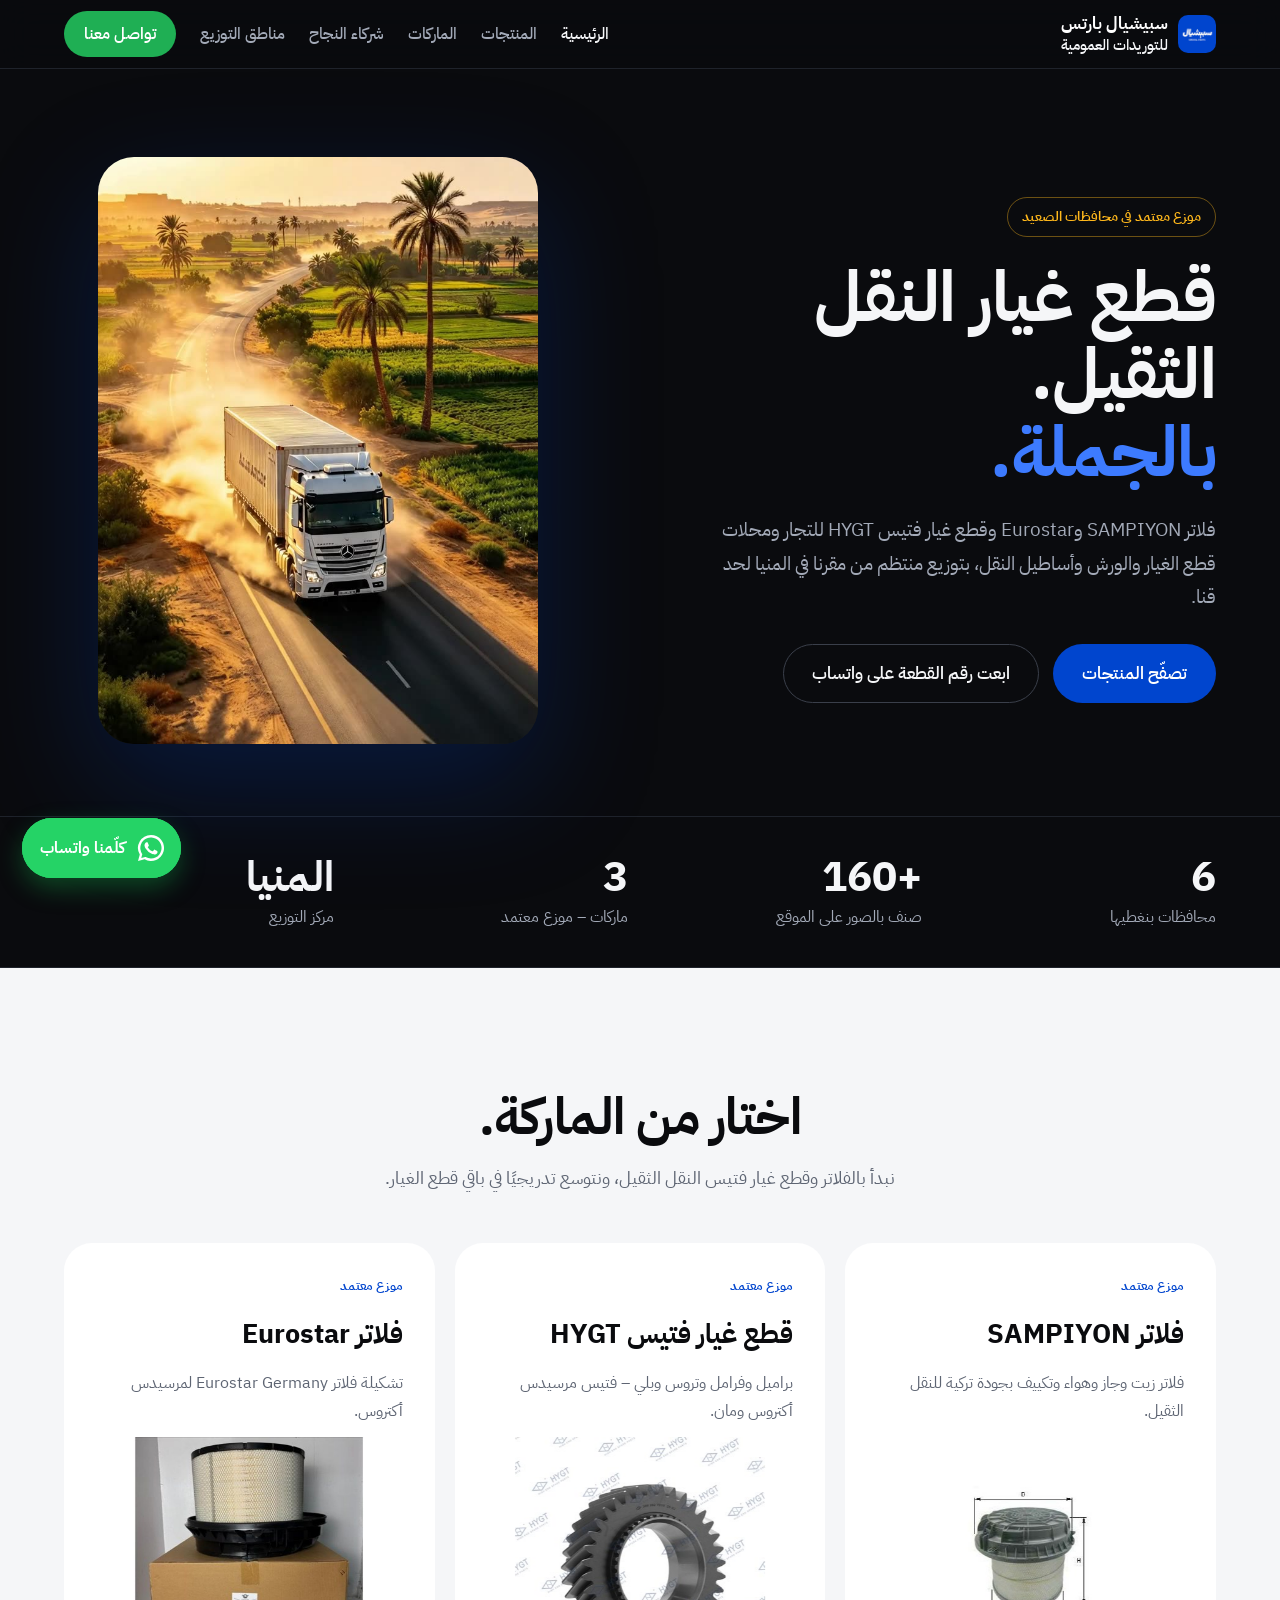
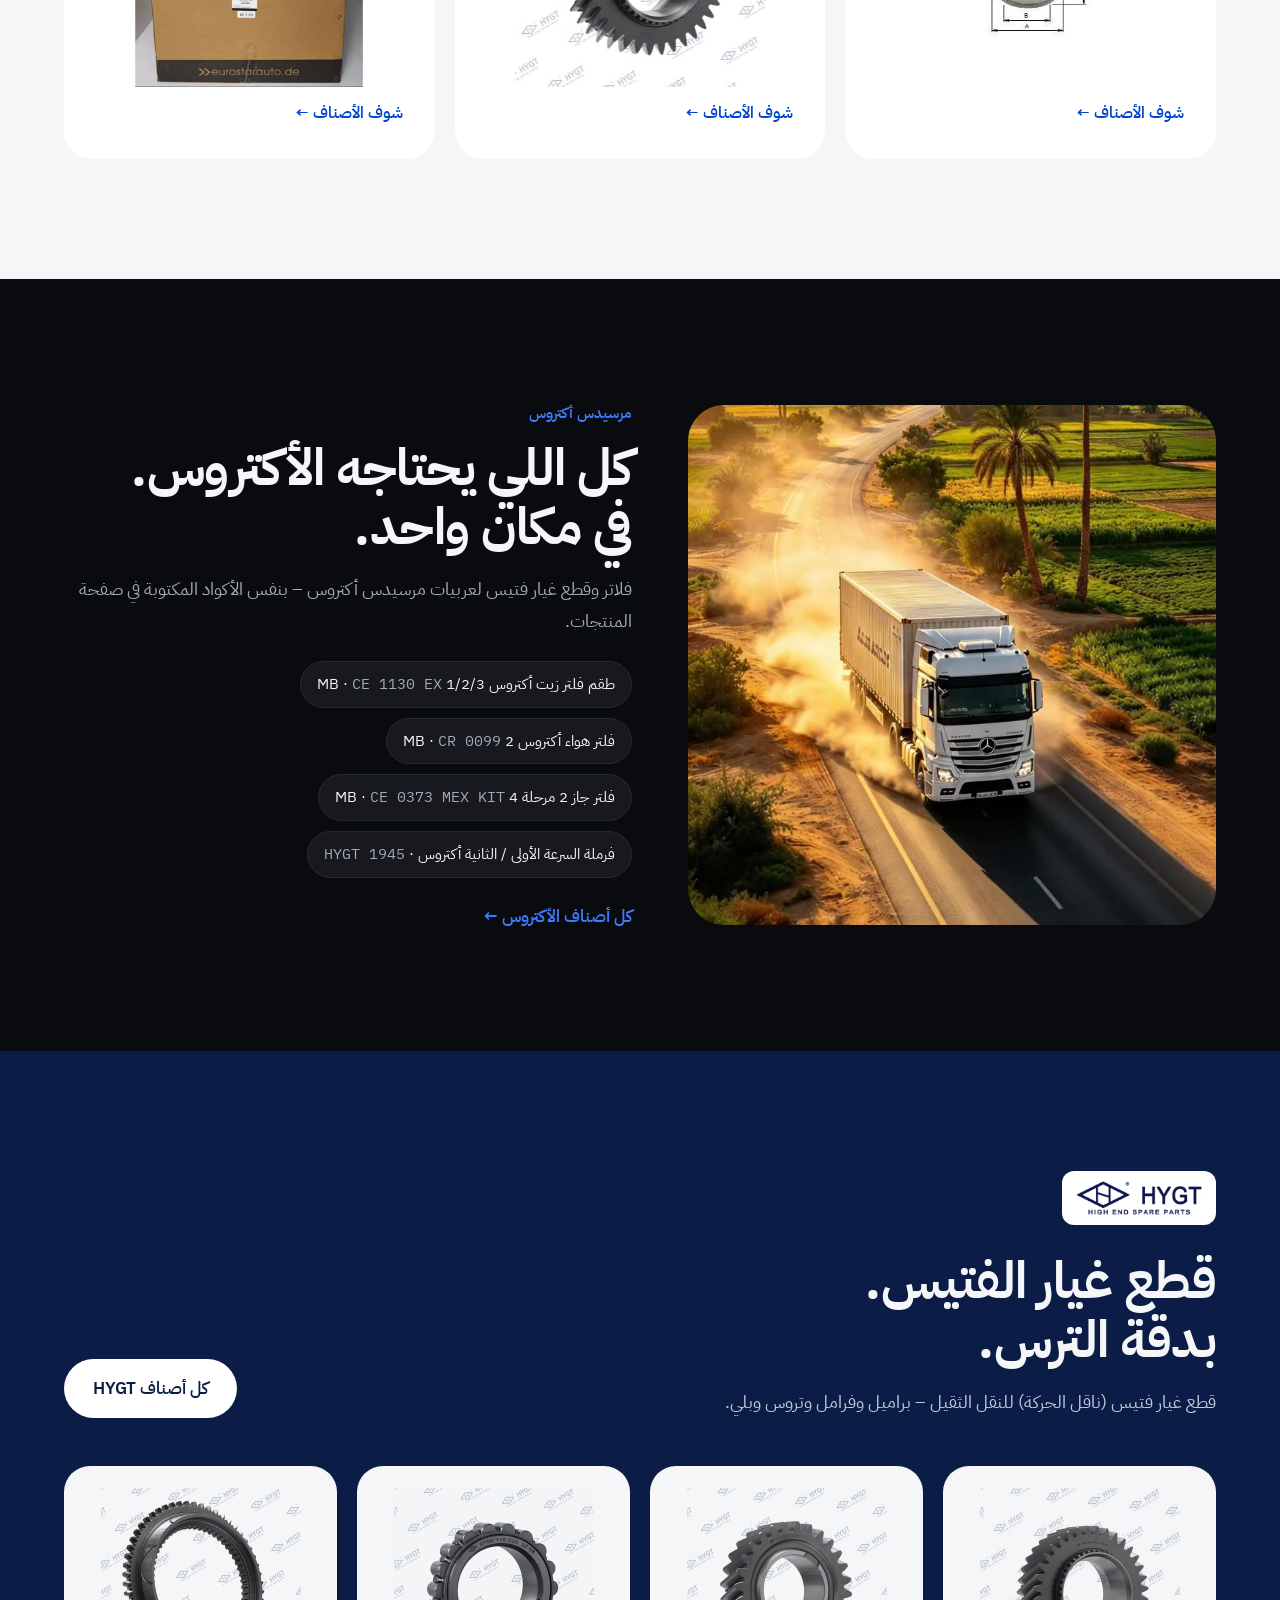
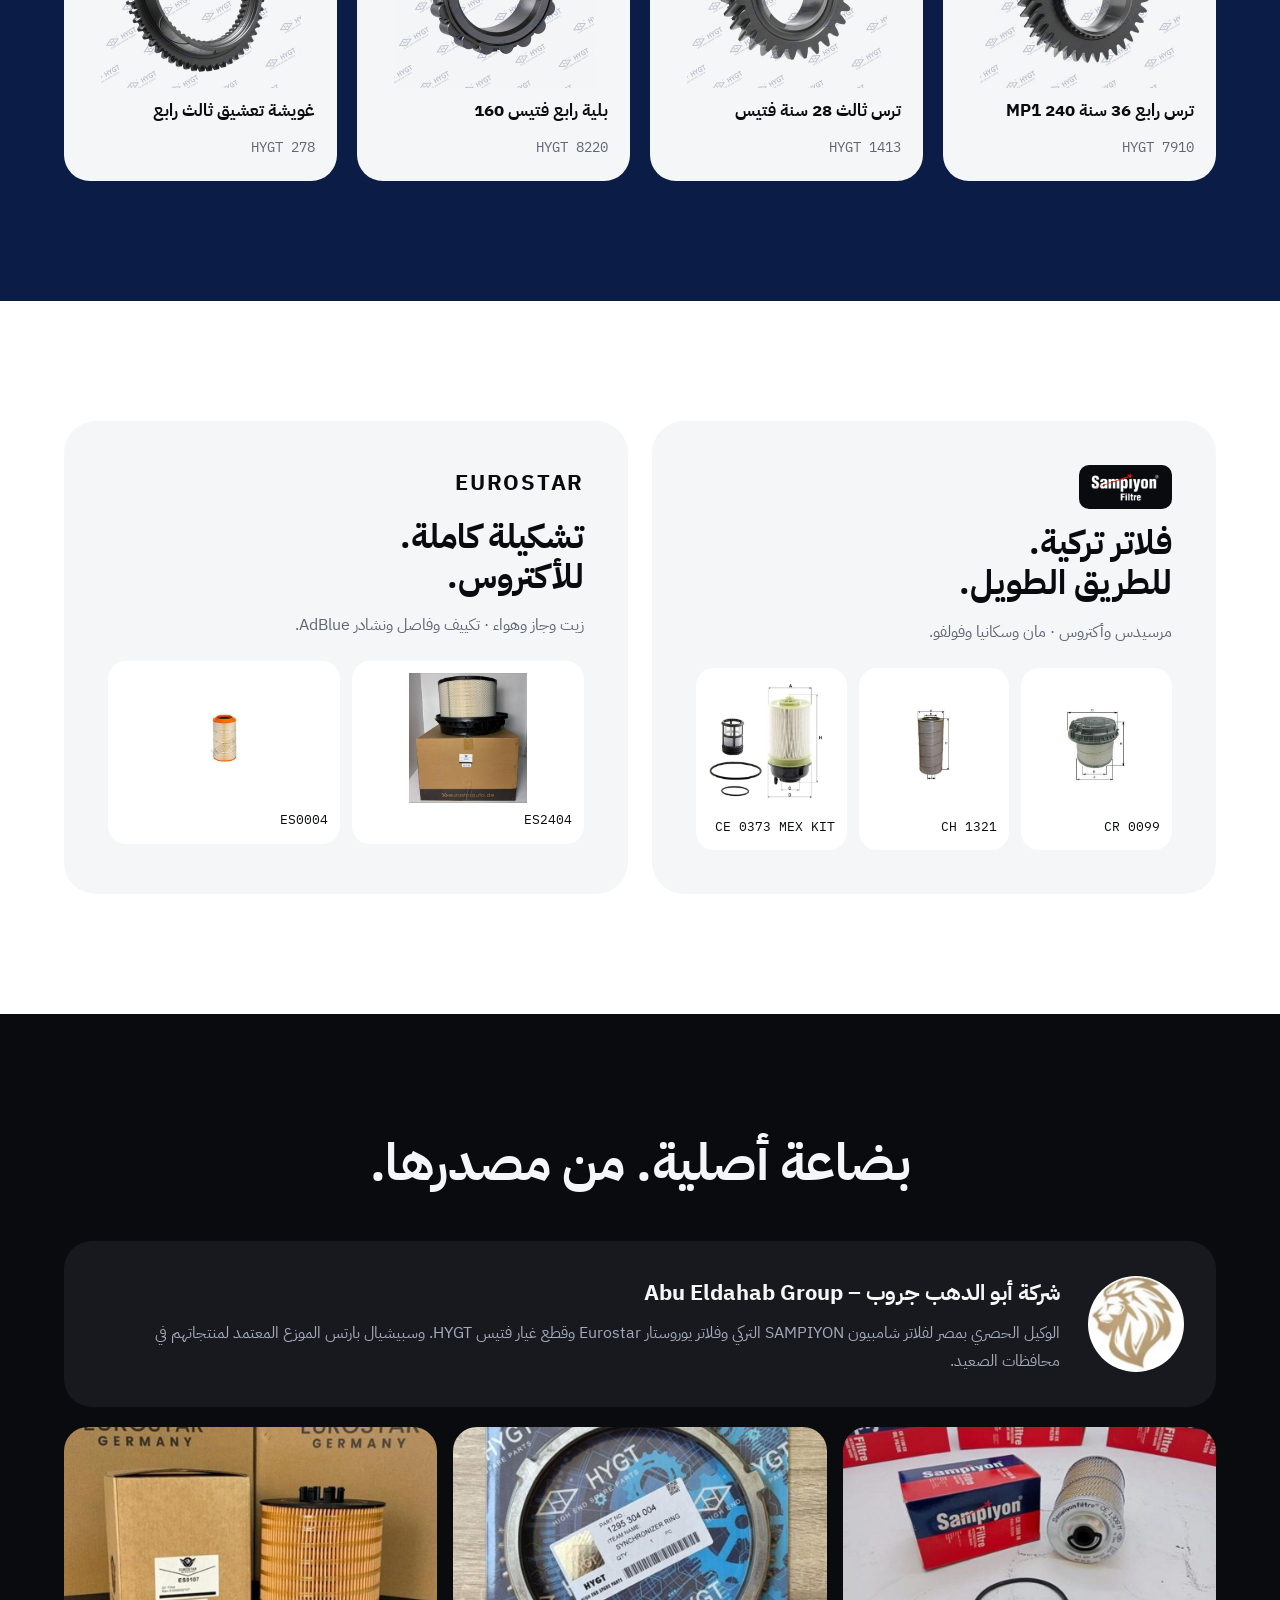
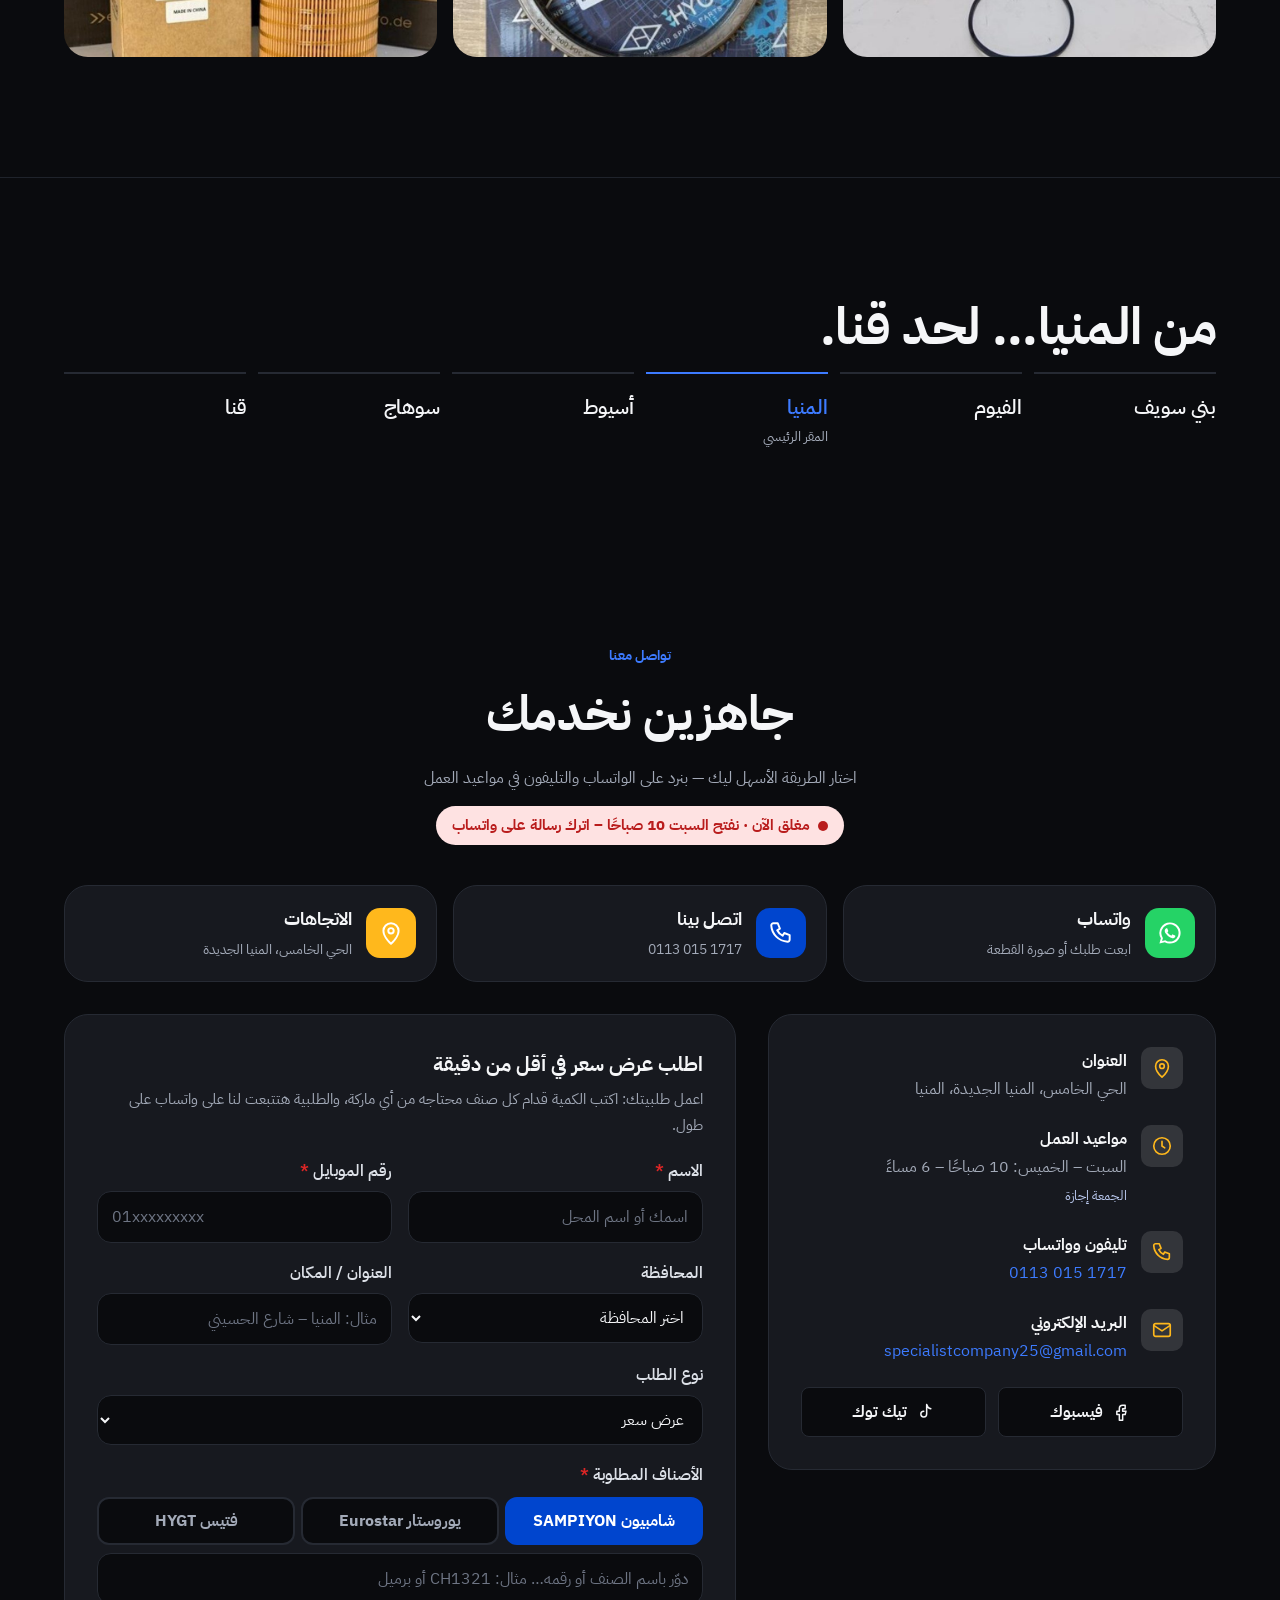
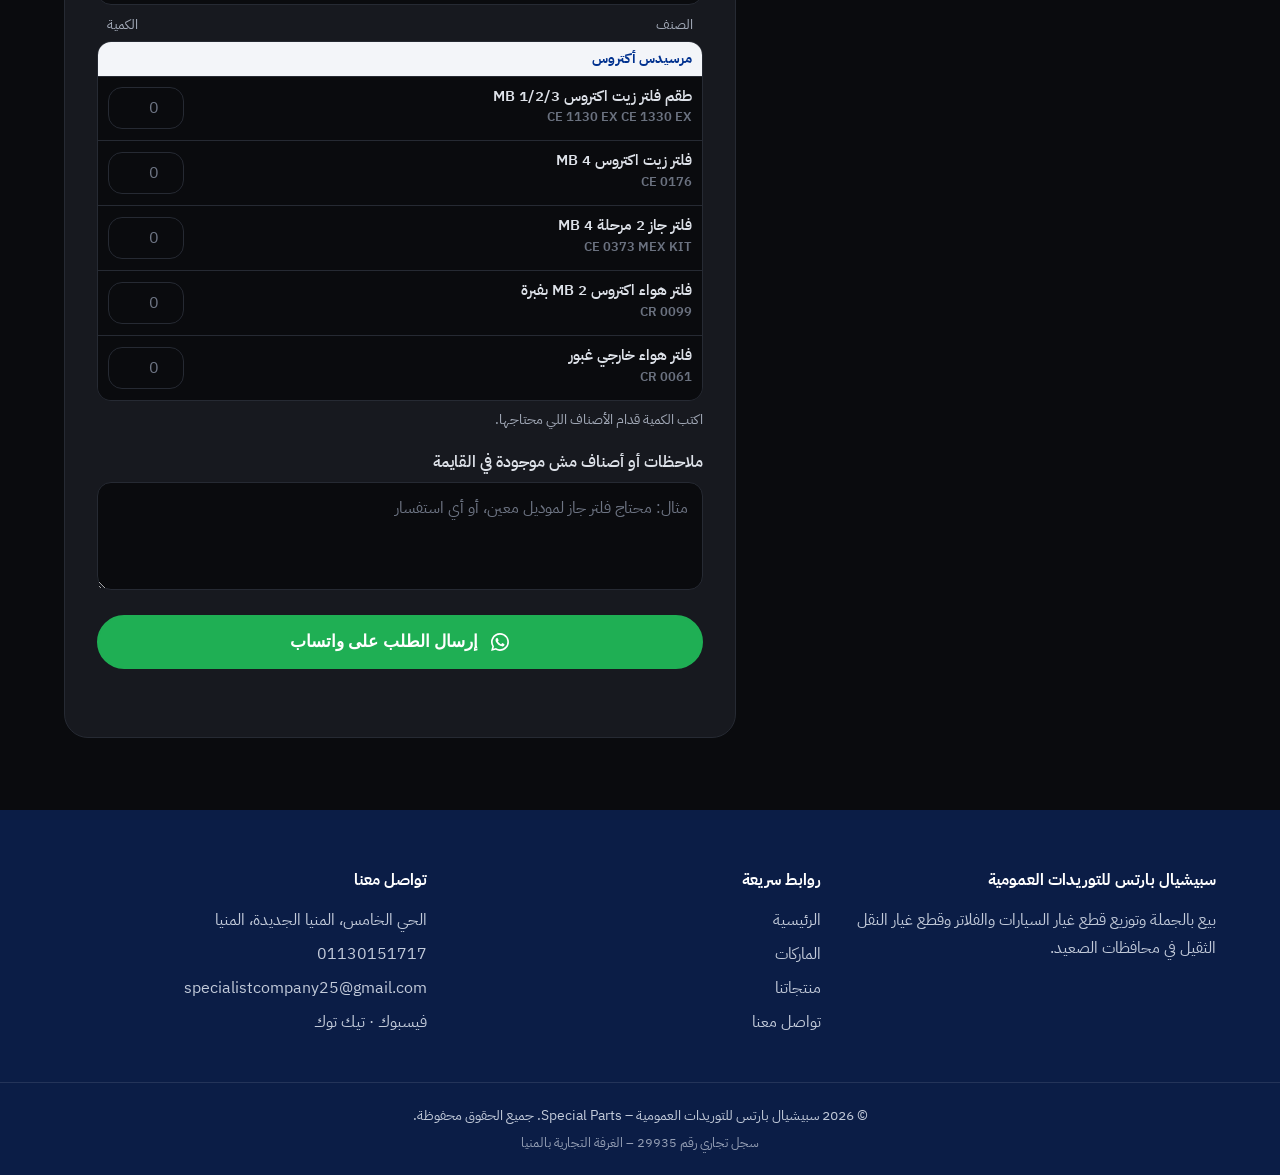
<file: index.html>
<!DOCTYPE html>
<html lang="ar" dir="rtl">
<head>
  <meta charset="UTF-8">
  <meta name="viewport" content="width=device-width, initial-scale=1.0">
  <!-- ===================== SEO ===================== -->
  <!-- لو اتغيّر عنوان الموقع، غيّر specialparts.github.io في كل السطور دي وفي robots.txt و sitemap.xml -->

  <!-- العنوان والوصف اللي بيظهروا في نتايج بحث جوجل -->
  <title>سبيشيال بارتس | فلاتر وقطع غيار نقل ثقيل بالجملة في المنيا والصعيد</title>
  <meta name="description" content="سبيشيال بارتس للتوريدات العمومية بالمنيا: موزع معتمد في الصعيد لفلاتر SAMPIYON التركي ويوروستار وقطع غيار فتيس HYGT للنقل الثقيل. أسعار جملة وتوزيع لكل محافظات الصعيد.">
  <meta name="keywords" content="سبيشيال بارتس, سبيشيال بارتس للتوريدات العمومية, سبشيال بارتس, سبيشال بارتس, سبيشيال بارتس للتوريدات العمومية, Special Parts, قطع غيار, قطع غيار سيارات, قطع غيار نقل ثقيل, قطع غيار بالجملة, فلاتر, فلاتر بالجملة, فلاتر نقل ثقيل, فلاتر مرسيدس, فلاتر أكتروس, فلاتر سكانيا, فلاتر فولفو, فلاتر مان, فلتر هواء, فلتر زيت, فلتر سولار, SAMPIYON, شامبيون, فلاتر تركي, Eurostar, يوروستار, HYGT, قطع غيار فتيس, فتيس نقل ثقيل, ناقل حركة, تروس فتيس, جنوط, تجارة وتوريدات, توريدات قطع غيار, قطع غيار المنيا, قطع غيار الصعيد, قطع غيار أسيوط, قطع غيار سوهاج, قطع غيار بني سويف, قطع غيار الفيوم, قطع غيار قنا">
  <meta name="author" content="سبيشيال بارتس للتوريدات العمومية">
  <meta name="robots" content="index, follow, max-image-preview:large, max-snippet:-1">
  <link rel="canonical" href="https://specialparts.github.io/">
  <link rel="alternate" hreflang="ar-EG" href="https://specialparts.github.io/">
  <meta name="theme-color" content="#0045ce">

  <!-- الموقع الجغرافي (بيساعد في البحث المحلي) -->
  <meta name="geo.region" content="EG-MN">
  <meta name="geo.placename" content="المنيا الجديدة، المنيا، مصر">

  <!-- أيقونة الموقع -->
  <link rel="icon" type="image/png" sizes="32x32" href="images/favicon-32.png">
  <link rel="icon" type="image/png" sizes="192x192" href="images/favicon-192.png">
  <link rel="apple-touch-icon" href="images/apple-touch-icon.png">

  <!-- شكل اللينك لما يتبعت على فيسبوك وواتساب -->
  <meta property="og:url" content="https://specialparts.github.io/">
  <meta property="og:type" content="website">
  <meta property="og:locale" content="ar_EG">
  <meta property="og:site_name" content="سبيشيال بارتس للتوريدات العمومية">
  <meta property="og:title" content="سبيشيال بارتس | فلاتر وقطع غيار نقل ثقيل بالجملة في الصعيد">
  <meta property="og:description" content="موزع معتمد في الصعيد لفلاتر SAMPIYON ويوروستار وقطع غيار فتيس HYGT. أسعار جملة للتجار والورش وتوزيع لكل الصعيد من المنيا. اطلب على واتساب 01130151717">
  <meta property="og:image" content="https://specialparts.github.io/images/og-image.jpg">
  <meta property="og:image:type" content="image/jpeg">
  <meta property="og:image:width" content="1200">
  <meta property="og:image:height" content="630">
  <meta property="og:image:alt" content="سبيشيال بارتس للتوريدات العمومية - فلاتر SAMPIYON ويوروستار وقطع غيار HYGT">

  <!-- شكل اللينك على X (تويتر) وتيليجرام -->
  <meta name="twitter:card" content="summary_large_image">
  <meta name="twitter:title" content="سبيشيال بارتس | فلاتر وقطع غيار نقل ثقيل بالجملة في الصعيد">
  <meta name="twitter:description" content="موزع معتمد في الصعيد لفلاتر SAMPIYON ويوروستار وقطع غيار فتيس HYGT. توزيع بالجملة لكل الصعيد من المنيا.">
  <meta name="twitter:image" content="https://specialparts.github.io/images/og-image.jpg">

  <!-- بيانات الشركة لجوجل (بتظهر في نتايج البحث والخرائط) -->
  <script type="application/ld+json">
  {
    "@context": "https://schema.org",
    "@graph": [
      {
        "@type": "AutoPartsStore",
        "@id": "https://specialparts.github.io/#business",
        "name": "سبيشيال بارتس للتوريدات العمومية",
        "alternateName": ["Special Parts", "سبيشيال بارتس"],
        "description": "بيع بالجملة وتوزيع فلاتر وقطع غيار النقل الثقيل في محافظات الصعيد. موزع معتمد لفلاتر SAMPIYON التركي ويوروستار وقطع غيار فتيس HYGT.",
        "url": "https://specialparts.github.io/",
        "logo": "https://specialparts.github.io/images/favicon-192.png",
        "image": "https://specialparts.github.io/images/og-image.jpg",
        "legalName": "سبيشيال بارتس للتوريدات العمومية",
        "identifier": {"@type": "PropertyValue", "propertyID": "السجل التجاري - المنيا", "value": "29935"},
        "telephone": "+201130151717",
        "address": {
          "@type": "PostalAddress",
          "streetAddress": "الحي الخامس",
          "addressLocality": "المنيا الجديدة",
          "addressRegion": "المنيا",
          "addressCountry": "EG"
        },
        "openingHoursSpecification": [{
          "@type": "OpeningHoursSpecification",
          "dayOfWeek": ["Saturday", "Sunday", "Monday", "Tuesday", "Wednesday", "Thursday"],
          "opens": "10:00",
          "closes": "18:00"
        }],
        "areaServed": [
          {"@type": "AdministrativeArea", "name": "بني سويف"},
          {"@type": "AdministrativeArea", "name": "الفيوم"},
          {"@type": "AdministrativeArea", "name": "المنيا"},
          {"@type": "AdministrativeArea", "name": "أسيوط"},
          {"@type": "AdministrativeArea", "name": "سوهاج"},
          {"@type": "AdministrativeArea", "name": "قنا"}
        ],
        "brand": [
          {"@type": "Brand", "name": "SAMPIYON"},
          {"@type": "Brand", "name": "Eurostar"},
          {"@type": "Brand", "name": "HYGT"}
        ],
        "contactPoint": [{
          "@type": "ContactPoint",
          "telephone": "+201130151717",
          "contactType": "sales",
          "areaServed": "EG",
          "availableLanguage": "Arabic"
        }],
        "sameAs": [
          "https://www.facebook.com/specialsparts",
          "https://www.tiktok.com/@specialsparts"
        ]
      },
      {
        "@type": "WebSite",
        "@id": "https://specialparts.github.io/#website",
        "url": "https://specialparts.github.io/",
        "name": "سبيشيال بارتس للتوريدات العمومية",
        "inLanguage": "ar-EG",
        "publisher": {"@id": "https://specialparts.github.io/#business"}
      }
    ]
  }
  </script>
  <!-- ===================== نهاية SEO ===================== -->

  <!-- الخطوط -->
  <link rel="preconnect" href="https://fonts.googleapis.com">
  <link rel="preconnect" href="https://fonts.gstatic.com" crossorigin>
  <link href="https://fonts.googleapis.com/css2?family=IBM+Plex+Sans+Arabic:wght@400;500;600;700&family=IBM+Plex+Mono:wght@400;500&family=Cairo:wght@400;600;700;800&display=swap" rel="stylesheet">

  <!-- ملف التنسيق -->
  <link rel="stylesheet" href="css/style.css">
  <!-- التصميم الجديد (نوفمبر 2026) – فوق الملف القديم -->
  <link rel="stylesheet" href="css/premium.css">

  <!-- ===================== Meta (Facebook) Pixel ===================== -->
  <!-- حط رقم البكسل بتاعك بين علامتي التنصيص في السطر اللي تحت (أرقام بس، مثال: "123456789012345")
       طول ما الرقم فاضي، البكسل مش هيشتغل ومش هيأثر على الموقع. -->
  <script>
    window.META_PIXEL_ID = "4371217086522358";

    if (window.META_PIXEL_ID) {
      !function(f,b,e,v,n,t,s){if(f.fbq)return;n=f.fbq=function(){n.callMethod?
      n.callMethod.apply(n,arguments):n.queue.push(arguments)};if(!f._fbq)f._fbq=n;
      n.push=n;n.loaded=!0;n.version='2.0';n.queue=[];t=b.createElement(e);t.async=!0;
      t.src=v;s=b.getElementsByTagName(e)[0];s.parentNode.insertBefore(t,s)}(window,
      document,'script','https://connect.facebook.net/en_US/fbevents.js');
      fbq('init', window.META_PIXEL_ID);
      fbq('track', 'PageView');
    }
  </script>
  <noscript><img height="1" width="1" style="display:none" alt=""
    src="https://www.facebook.com/tr?id=4371217086522358&ev=PageView&noscript=1"></noscript>
  <!-- ===================== نهاية Meta Pixel ===================== -->
</head>
<body>

  <!-- ===================== الهيدر (نفس الكلاسات عشان main.js) ===================== -->
  <header class="site-header">
    <div class="container header-inner">
      <a href="index.html" class="logo" aria-label="سبيشيال بارتس - الرئيسية">
        <img src="images/logo.jpg" alt="" class="logo-img" width="44" height="44">
        <span class="logo-text"><strong>سبيشيال بارتس</strong> للتوريدات العمومية</span>
      </a>

      <button class="nav-toggle" aria-label="فتح القائمة" aria-expanded="false">
        <span></span><span></span><span></span>
      </button>

      <nav class="main-nav">
        <ul>
          <li><a href="#home" class="active">الرئيسية</a></li>
          <li><a href="products.html">المنتجات</a></li>
          <li><a href="#services">الماركات</a></li>
          <li><a href="#partners">شركاء النجاح</a></li>
          <li><a href="#coverage">مناطق التوزيع</a></li>
          <li><a href="#contact" class="btn btn-sm">تواصل معنا</a></li>
        </ul>
      </nav>
    </div>
  </header>

  <main>

    <!-- ===================== الهيرو ===================== -->
    <section id="home" class="pm-hero">
      <div class="container pm-hero-inner">
        <div class="pm-hero-text pm-reveal">
          <span class="pm-badge">موزع معتمد في محافظات الصعيد</span>
          <h1>قطع غيار النقل الثقيل.<br><span>بالجملة.</span></h1>
          <p>فلاتر SAMPIYON وEurostar وقطع غيار فتيس HYGT للتجار ومحلات قطع الغيار والورش وأساطيل النقل، بتوزيع منتظم من مقرنا في المنيا لحد قنا.</p>
          <div class="pm-actions">
            <a href="products.html" class="pm-btn pm-btn-blue">تصفّح المنتجات</a>
            <a href="https://wa.me/201130151717?text=%D8%A3%D9%87%D9%84%D8%A7%D9%8B%20%D8%B3%D8%A8%D9%8A%D8%B4%D9%8A%D8%A7%D9%84%20%D8%A8%D8%A7%D8%B1%D8%AA%D8%B3%D8%8C%20%D8%B9%D9%86%D8%AF%D9%8A%20%D8%A7%D8%B3%D8%AA%D9%81%D8%B3%D8%A7%D8%B1" class="pm-btn pm-btn-ghost" target="_blank" rel="noopener">ابعت رقم القطعة على واتساب</a>
          </div>
        </div>
        <div class="pm-hero-media pm-reveal">
          <div class="pm-hero-frame">
            <!-- فيديو صامت في لوب – الصورة بتظهر لحد ما الفيديو يحمّل -->
            <video autoplay muted loop playsinline preload="metadata" poster="images/hero-truck.jpg" aria-label="عربية نقل تقيل ماشية على طريق زراعي">
              <source src="images/hero-truck.mp4" type="video/mp4">
            </video>
          </div>
        </div>
      </div>
    </section>

    <!-- ===================== أرقام الثقة ===================== -->
    <section class="pm-stats" aria-label="سبيشيال بارتس بالأرقام">
      <div class="container pm-stats-grid">
        <div class="pm-stat"><b data-pm-count="6">6</b><span>محافظات بنغطيها</span></div>
        <div class="pm-stat"><b data-pm-count="160" data-pm-prefix="+">+160</b><span>صنف بالصور على الموقع</span></div>
        <div class="pm-stat"><b data-pm-count="3">3</b><span>ماركات – موزع معتمد</span></div>
        <div class="pm-stat"><b>المنيا</b><span>مركز التوزيع</span></div>
      </div>
    </section>

    <!-- ===================== الماركات ===================== -->
    <section id="services" class="pm-section pm-light">
      <div class="container">
        <div class="pm-head pm-center pm-reveal">
          <h2 class="pm-h2">اختار من الماركة.</h2>
          <p class="pm-lead">نبدأ بالفلاتر وقطع غيار فتيس النقل الثقيل، ونتوسع تدريجيًا في باقي قطع الغيار.</p>
        </div>
        <div class="pm-brand-grid">
          <a href="products.html#sampiyon" class="pm-brand-card pm-reveal">
            <span class="pm-tag">موزع معتمد</span>
            <h3>فلاتر SAMPIYON</h3>
            <p>فلاتر زيت وجاز وهواء وتكييف بجودة تركية للنقل الثقيل.</p>
            <img src="images/products/official-sampiyon-CR0099.jpg" alt="فلتر هواء أكتروس 2 MB بفيبر SAMPIYON CR 0099" width="400" height="400" loading="lazy">
            <span class="pm-more">شوف الأصناف ←</span>
          </a>
          <a href="products.html#hygt" class="pm-brand-card pm-reveal">
            <span class="pm-tag">موزع معتمد</span>
            <h3>قطع غيار فتيس HYGT</h3>
            <p>براميل وفرامل وتروس وبلي – فتيس مرسيدس أكتروس ومان.</p>
            <img src="images/products/official-hygt-3892627910.jpg" alt="ترس رابع 36 سنة 240 MP1 HYGT 7910" width="400" height="400" loading="lazy">
            <span class="pm-more">شوف الأصناف ←</span>
          </a>
          <a href="products.html#eurostar" class="pm-brand-card pm-reveal">
            <span class="pm-tag">موزع معتمد</span>
            <h3>فلاتر Eurostar</h3>
            <p>تشكيلة فلاتر Eurostar Germany لمرسيدس أكتروس.</p>
            <img src="images/products/r2-es2404.jpg" alt="هواء MP2 بفيبر Eurostar ES2404" width="400" height="400" loading="lazy">
            <span class="pm-more">شوف الأصناف ←</span>
          </a>
        </div>
      </div>
    </section>

    <!-- ===================== الأكتروس ===================== -->
    <section id="actros" class="pm-section">
      <div class="container pm-split">
        <div class="pm-split-media pm-reveal">
          <img src="images/hero-truck.jpg" alt="عربية نقل تقيل على الطريق" loading="lazy">
        </div>
        <div class="pm-split-text pm-reveal">
          <span class="pm-eyebrow">مرسيدس أكتروس</span>
          <h2 class="pm-h2">كل اللي يحتاجه الأكتروس.<br>في مكان واحد.</h2>
          <p class="pm-lead">فلاتر وقطع غيار فتيس لعربيات مرسيدس أكتروس – بنفس الأكواد المكتوبة في صفحة المنتجات.</p>
          <div class="pm-chips">
            <span class="pm-chip">طقم فلتر زيت أكتروس 1/2/3 MB · <span class="pm-mono">CE 1130 EX</span></span>
            <span class="pm-chip">فلتر هواء أكتروس 2 MB · <span class="pm-mono">CR 0099</span></span>
            <span class="pm-chip">فلتر جاز 2 مرحلة 4 MB · <span class="pm-mono">CE 0373 MEX KIT</span></span>
            <span class="pm-chip">فرملة السرعة الأولى / الثانية أكتروس · <span class="pm-mono">HYGT 1945</span></span>
          </div>
          <a href="products.html" class="pm-link">كل أصناف الأكتروس ←</a>
        </div>
      </div>
    </section>

    <!-- ===================== HYGT ===================== -->
    <section id="products" class="pm-section pm-navy">
      <div class="container">
        <div class="pm-row-head pm-reveal">
          <div>
            <span class="pm-logo-chip"><img src="images/logo-hygt.png" alt="شعار HYGT" width="700" height="189"></span>
            <h2 class="pm-h2">قطع غيار الفتيس.<br>بدقة الترس.</h2>
            <p class="pm-lead">قطع غيار فتيس (ناقل الحركة) للنقل الثقيل – براميل وفرامل وتروس وبلي.</p>
          </div>
          <a href="products.html#hygt" class="pm-btn pm-btn-white">كل أصناف HYGT</a>
        </div>
        <div class="pm-product-grid">
          <div class="pm-product pm-reveal"><img src="images/products/official-hygt-3892627910.jpg" alt="ترس رابع 36 سنة 240 MP1 HYGT 7910" width="400" height="400" loading="lazy"><b>ترس رابع 36 سنة 240 MP1</b><span class="pm-mono">HYGT 7910</span></div>
          <div class="pm-product pm-reveal"><img src="images/products/official-hygt-3892621413.jpg" alt="ترس ثالث 28 سنة فتيس HYGT 1413" width="400" height="400" loading="lazy"><b>ترس ثالث 28 سنة فتيس</b><span class="pm-mono">HYGT 1413</span></div>
          <div class="pm-product pm-reveal"><img src="images/products/official-hygt-0750118220.jpg" alt="بلية رابع فتيس 160 HYGT 8220" width="400" height="400" loading="lazy"><b>بلية رابع فتيس 160</b><span class="pm-mono">HYGT 8220</span></div>
          <div class="pm-product pm-reveal"><img src="images/products/official-hygt-1295304278.jpg" alt="غويشة تعشيق ثالث رابع HYGT 278" width="400" height="400" loading="lazy"><b>غويشة تعشيق ثالث رابع</b><span class="pm-mono">HYGT 278</span></div>
        </div>
      </div>
    </section>

    <!-- ===================== SAMPIYON و Eurostar ===================== -->
    <section class="pm-section pm-white">
      <div class="container pm-duo">
        <div class="pm-duo-card pm-reveal">
          <span class="pm-dark-chip"><img src="images/logo-sampiyon-white.png" alt="شعار SAMPIYON" width="368" height="150"></span>
          <h3>فلاتر تركية.<br>للطريق الطويل.</h3>
          <p>مرسيدس وأكتروس · مان وسكانيا وفولفو.</p>
          <div class="pm-mini-grid">
            <a href="products.html#sampiyon" class="pm-mini"><img src="images/products/official-sampiyon-CR0099.jpg" alt="SAMPIYON CR 0099" loading="lazy"><span>CR 0099</span></a>
            <a href="products.html#sampiyon" class="pm-mini"><img src="images/products/official-sampiyon-CH1321.jpg" alt="SAMPIYON CH 1321" loading="lazy"><span>CH 1321</span></a>
            <a href="products.html#sampiyon" class="pm-mini"><img src="images/products/official-sampiyon-CE0373MEXKIT.jpg" alt="SAMPIYON CE 0373 MEX KIT" loading="lazy"><span>CE 0373 MEX KIT</span></a>
          </div>
        </div>
        <div class="pm-duo-card pm-reveal">
          <span class="pm-wordmark">EUROSTAR</span>
          <h3>تشكيلة كاملة.<br>للأكتروس.</h3>
          <p>زيت وجاز وهواء · تكييف وفاصل ونشادر AdBlue.</p>
          <div class="pm-mini-grid">
            <a href="products.html#eurostar" class="pm-mini"><img src="images/products/r2-es2404.jpg" alt="Eurostar ES2404" loading="lazy"><span>ES2404</span></a>
            <a href="products.html#eurostar" class="pm-mini"><img src="images/products/001.jpg" alt="Eurostar ES0004" loading="lazy"><span>ES0004</span></a>
          </div>
        </div>
      </div>
    </section>

    <!-- ===================== شركاء النجاح ===================== -->
    <section id="partners" class="pm-section">
      <div class="container">
        <div class="pm-head pm-center pm-reveal">
          <h2 class="pm-h2">بضاعة أصلية. من مصدرها.</h2>
        </div>
        <div class="pm-partner pm-reveal">
          <img src="images/partner-abueldahab.jpg" alt="شعار شركة أبو الدهب جروب" width="220" height="220" loading="lazy">
          <div>
            <h3>شركة أبو الدهب جروب – Abu Eldahab Group</h3>
            <p>الوكيل الحصري بمصر لفلاتر شامبيون SAMPIYON التركي وفلاتر يوروستار Eurostar وقطع غيار فتيس HYGT. وسبيشيال بارتس الموزع المعتمد لمنتجاتهم في محافظات الصعيد.</p>
          </div>
        </div>
        <div class="pm-photo-grid">
          <img class="pm-reveal" src="images/brand-sampiyon.jpg" alt="فلتر SAMPIYON في كرتونته" loading="lazy">
          <img class="pm-reveal" src="images/brand-hygt.jpg" alt="قطعة HYGT في تغليفها" loading="lazy">
          <img class="pm-reveal" src="images/brand-eurostar.jpg" alt="فلتر Eurostar في كرتونته" loading="lazy">
        </div>
      </div>
    </section>

    <!-- ===================== مناطق التوزيع ===================== -->
    <section id="coverage" class="pm-section" style="border-top: 1px solid #1F232B">
      <div class="container pm-reveal">
        <h2 class="pm-h2">من المنيا… لحد قنا.</h2>
        <ol class="pm-route">
          <li>بني سويف</li>
          <li>الفيوم</li>
          <li class="pm-hq">المنيا<small>المقر الرئيسي</small></li>
          <li>أسيوط</li>
          <li>سوهاج</li>
          <li>قنا</li>
        </ol>
      </div>
    </section>
    <!-- ===================== قسم التواصل ===================== -->
    <section id="contact" class="section contact-section">
      <div class="container">
        <div class="section-head">
          <span class="eyebrow">تواصل معنا</span>
          <h2>جاهزين نخدمك</h2>
          <p>اختار الطريقة الأسهل ليك — بنرد على الواتساب والتليفون في مواعيد العمل</p>
          <span class="open-status" id="openStatus" aria-live="polite"></span>
        </div>

        <!-- طرق التواصل السريعة -->
        <div class="quick-contact">
          <a class="qc-card qc-whatsapp" href="https://wa.me/201130151717?text=%D8%A3%D9%87%D9%84%D8%A7%D9%8B%20%D8%B3%D8%A8%D9%8A%D8%B4%D9%8A%D8%A7%D9%84%20%D8%A8%D8%A7%D8%B1%D8%AA%D8%B3%D8%8C%20%D8%B9%D9%86%D8%AF%D9%8A%20%D8%A7%D8%B3%D8%AA%D9%81%D8%B3%D8%A7%D8%B1" target="_blank" rel="noopener">
            <span class="qc-icon"><svg viewBox="0 0 32 32" aria-hidden="true"><path d="M16 3a13 13 0 00-11.2 19.6L3 29l6.6-1.7A13 13 0 1016 3zm0 23.6a10.6 10.6 0 01-5.4-1.5l-.4-.2-3.9 1 1-3.8-.3-.4A10.6 10.6 0 1116 26.6zm5.8-7.9c-.3-.2-1.9-.9-2.2-1s-.5-.2-.7.2-.8 1-1 1.2-.4.2-.7.1a8.7 8.7 0 01-4.3-3.8c-.3-.6.3-.5.9-1.7a.6.6 0 000-.5l-1-2.4c-.3-.6-.5-.5-.7-.5h-.6a1.2 1.2 0 00-.9.4 3.6 3.6 0 00-1.1 2.7 6.3 6.3 0 001.3 3.3 14.4 14.4 0 005.5 4.9c2 .9 2.8.9 3.9.8a3.3 3.3 0 002.1-1.5 2.7 2.7 0 00.2-1.5c-.1-.2-.3-.3-.7-.5z"/></svg></span>
            <span class="qc-text"><strong>واتساب</strong><small>ابعت طلبك أو صورة القطعة</small></span>
          </a>
          <a class="qc-card qc-call" href="tel:+201130151717">
            <span class="qc-icon"><svg viewBox="0 0 24 24" aria-hidden="true"><path d="M5 3h4l2 5-2.5 1.5a11 11 0 005 5L15 12l5 2v4a2 2 0 01-2 2A16 16 0 013 5a2 2 0 012-2z"/></svg></span>
            <span class="qc-text"><strong>اتصل بينا</strong><small dir="ltr">0113 015 1717</small></span>
          </a>
          <a class="qc-card qc-map" href="https://www.google.com/maps/search/?api=1&query=%D8%A7%D9%84%D8%AD%D9%8A%20%D8%A7%D9%84%D8%AE%D8%A7%D9%85%D8%B3%20%D8%A7%D9%84%D9%85%D9%86%D9%8A%D8%A7%20%D8%A7%D9%84%D8%AC%D8%AF%D9%8A%D8%AF%D8%A9" target="_blank" rel="noopener">
            <span class="qc-icon"><svg viewBox="0 0 24 24" aria-hidden="true"><path d="M12 22s7-6.3 7-12a7 7 0 10-14 0c0 5.7 7 12 7 12z"/><circle cx="12" cy="10" r="2.5"/></svg></span>
            <span class="qc-text"><strong>الاتجاهات</strong><small>الحي الخامس، المنيا الجديدة</small></span>
          </a>
        </div>

        <div class="contact-grid">
          <!-- بيانات التواصل -->
          <div class="contact-info">
            <div class="info-item">
              <span class="info-icon" aria-hidden="true"><svg viewBox="0 0 24 24"><path d="M12 22s7-6.3 7-12a7 7 0 10-14 0c0 5.7 7 12 7 12z"/><circle cx="12" cy="10" r="2.5"/></svg></span>
              <div><h4>العنوان</h4><p>الحي الخامس، المنيا الجديدة، المنيا</p></div>
            </div>
            <div class="info-item">
              <span class="info-icon" aria-hidden="true"><svg viewBox="0 0 24 24"><circle cx="12" cy="12" r="9"/><path d="M12 7v5l3 2"/></svg></span>
              <div><h4>مواعيد العمل</h4><p>السبت – الخميس: 10 صباحًا – 6 مساءً<br><small>الجمعة إجازة</small></p></div>
            </div>
            <div class="info-item">
              <span class="info-icon" aria-hidden="true"><svg viewBox="0 0 24 24"><path d="M5 3h4l2 5-2.5 1.5a11 11 0 005 5L15 12l5 2v4a2 2 0 01-2 2A16 16 0 013 5a2 2 0 012-2z"/></svg></span>
              <div><h4>تليفون وواتساب</h4><p><a href="tel:+201130151717" dir="ltr">0113 015 1717</a></p></div>
            </div>
            <div class="info-item">
              <span class="info-icon" aria-hidden="true"><svg viewBox="0 0 24 24"><rect x="3" y="5" width="18" height="14" rx="2"/><path d="M3 7l9 6 9-6"/></svg></span>
              <div><h4>البريد الإلكتروني</h4><p><a href="mailto:specialistcompany25@gmail.com">specialistcompany25@gmail.com</a></p></div>
            </div>
            <div class="social">
              <a href="https://www.facebook.com/specialsparts" target="_blank" rel="noopener" aria-label="صفحتنا على فيسبوك">
                <svg viewBox="0 0 24 24"><path d="M14 8h3V4h-3a4 4 0 00-4 4v3H7v4h3v7h4v-7h3l1-4h-4V8z"/></svg> فيسبوك
              </a>
              <a href="https://www.tiktok.com/@specialsparts" target="_blank" rel="noopener" aria-label="حسابنا على تيك توك">
                <svg viewBox="0 0 24 24"><path d="M14 3v11.5a3.5 3.5 0 11-3.5-3.5M14 3c.5 2.5 2.5 4.5 5 5"/></svg> تيك توك
              </a>
            </div>
          </div>

          <!-- نموذج طلب سريع -->
          <form class="contact-form" id="contactForm" novalidate>
            <h3 class="form-title">اطلب عرض سعر في أقل من دقيقة</h3>
            <p class="form-hint">اعمل طلبيتك: اكتب الكمية قدام كل صنف محتاجه من أي ماركة، والطلبية هتتبعت لنا على واتساب على طول.</p>
            <div class="form-row">
              <div class="form-group">
                <label for="name">الاسم <span class="req">*</span></label>
                <input type="text" id="name" name="name" placeholder="اسمك أو اسم المحل" autocomplete="name" required>
              </div>
              <div class="form-group">
                <label for="phone">رقم الموبايل <span class="req">*</span></label>
                <input type="tel" id="phone" name="phone" placeholder="01xxxxxxxxx" dir="ltr" inputmode="tel" autocomplete="tel" maxlength="13" required>
              </div>
            </div>
            <div class="form-row">
              <div class="form-group">
                <label for="city">المحافظة</label>
                <select id="city" name="city">
                  <option value="">اختر المحافظة</option>
                  <option>بني سويف</option>
                  <option>الفيوم</option>
                  <option>المنيا</option>
                  <option>أسيوط</option>
                  <option>سوهاج</option>
                  <option>قنا</option>
                  <option>أخرى</option>
                </select>
              </div>
              <div class="form-group">
                <label for="address">العنوان / المكان</label>
                <input type="text" id="address" name="address" placeholder="مثال: المنيا – شارع الحسيني" autocomplete="street-address">
              </div>
            </div>
            <div class="form-group">
              <label for="type">نوع الطلب</label>
              <select id="type" name="type">
                <option>عرض سعر</option>
                <option>استفسار عن منتج</option>
                <option>طلب أن أصبح عميلًا (تاجر)</option>
                <option>أخرى</option>
              </select>
            </div>
            <div class="form-group picker" id="picker">
              <span class="picker-label">الأصناف المطلوبة <span class="req">*</span></span>
              <div class="brand-tabs" role="tablist" aria-label="الماركة">
                <button type="button" class="brand-tab is-active" data-brand="SAMPIYON" role="tab" aria-selected="true">شامبيون SAMPIYON</button>
                <button type="button" class="brand-tab" data-brand="Eurostar" role="tab" aria-selected="false">يوروستار Eurostar</button>
                <button type="button" class="brand-tab" data-brand="HYGT" role="tab" aria-selected="false">فتيس HYGT</button>
              </div>
              <input type="search" id="pickSearch" class="pick-search" placeholder="دوّر باسم الصنف أو رقمه… مثال: CH1321 أو برميل" autocomplete="off" aria-label="بحث في الأصناف">
              <div class="pick-head"><span>الصنف</span><span>الكمية</span></div>
              <ul class="pick-list" id="pickList"></ul>
              <p class="pick-summary" id="pickSummary" aria-live="polite">اكتب الكمية قدام الأصناف اللي محتاجها.</p>
              <div class="order-box" id="orderBox" hidden>
                <strong>طلبيتك:</strong>
                <ol id="orderList"></ol>
              </div>
            </div>
            <div class="form-group">
              <label for="message">ملاحظات أو أصناف مش موجودة في القايمة</label>
              <textarea id="message" name="message" rows="3" placeholder="مثال: محتاج فلتر جاز لموديل معين، أو أي استفسار"></textarea>
            </div>
            <button type="submit" class="btn btn-block btn-whatsapp btn-icon"><svg viewBox="0 0 32 32" aria-hidden="true"><path d="M16 3a13 13 0 00-11.2 19.6L3 29l6.6-1.7A13 13 0 1016 3zm0 23.6a10.6 10.6 0 01-5.4-1.5l-.4-.2-3.9 1 1-3.8-.3-.4A10.6 10.6 0 1116 26.6zm5.8-7.9c-.3-.2-1.9-.9-2.2-1s-.5-.2-.7.2-.8 1-1 1.2-.4.2-.7.1a8.7 8.7 0 01-4.3-3.8c-.3-.6.3-.5.9-1.7a.6.6 0 000-.5l-1-2.4c-.3-.6-.5-.5-.7-.5h-.6a1.2 1.2 0 00-.9.4 3.6 3.6 0 00-1.1 2.7 6.3 6.3 0 001.3 3.3 14.4 14.4 0 005.5 4.9c2 .9 2.8.9 3.9.8a3.3 3.3 0 002.1-1.5 2.7 2.7 0 00.2-1.5c-.1-.2-.3-.3-.7-.5z"/></svg> إرسال الطلب على واتساب</button>
            <p class="form-status" id="formStatus" role="status"></p>
          </form>
        </div>
      </div>
    </section>

  </main>

  <!-- ===================== الفوتر ===================== -->
  <footer class="site-footer">
    <div class="container footer-grid">
      <div>
        <h4>سبيشيال بارتس للتوريدات العمومية</h4>
        <p>بيع بالجملة وتوزيع قطع غيار السيارات والفلاتر وقطع غيار النقل الثقيل في محافظات الصعيد.</p>
      </div>
      <div>
        <h4>روابط سريعة</h4>
        <ul>
          <li><a href="#home">الرئيسية</a></li>
          <li><a href="#services">الماركات</a></li>
          <li><a href="products.html">منتجاتنا</a></li>
          <li><a href="#contact">تواصل معنا</a></li>
        </ul>
      </div>
      <div>
        <h4>تواصل معنا</h4>
        <ul>
          <li>الحي الخامس، المنيا الجديدة، المنيا</li>
          <li><a href="tel:+201130151717" dir="ltr">01130151717</a></li>
          <li><a href="mailto:specialistcompany25@gmail.com">specialistcompany25@gmail.com</a></li>
          <li><a href="https://www.facebook.com/specialsparts" target="_blank" rel="noopener">فيسبوك</a> · <a href="https://www.tiktok.com/@specialsparts" target="_blank" rel="noopener">تيك توك</a></li>
        </ul>
      </div>
    </div>
    <div class="footer-bottom">
      <p>© <span id="year"></span> سبيشيال بارتس للتوريدات العمومية – Special Parts. جميع الحقوق محفوظة.</p>
      <p class="legal">سجل تجاري رقم 29935 – الغرفة التجارية بالمنيا</p>
    </div>
  </footer>

  <!-- ===================== زرار واتساب العائم ===================== -->
  <!-- الرقم: +20 11 30151717 — لو اتغيّر، غيّر 201130151717 في اللينك ده -->
  <div class="wa-widget" id="waWidget">
    <div class="wa-bubble" id="waBubble" role="status">
      <button class="wa-bubble-close" id="waBubbleClose" type="button" aria-label="إغلاق">×</button>
      <strong>أهلًا بيك في سبيشيال بارتس 👋</strong>
      <span>محتاج سعر أو استفسار؟ كلّمنا على واتساب وهنرد عليك بسرعة.</span>
    </div>
    <a href="https://wa.me/201130151717?text=%D8%A3%D9%87%D9%84%D8%A7%D9%8B%20%D8%B3%D8%A8%D9%8A%D8%B4%D9%8A%D8%A7%D9%84%20%D8%A8%D8%A7%D8%B1%D8%AA%D8%B3%D8%8C%20%D8%B9%D9%86%D8%AF%D9%8A%20%D8%A7%D8%B3%D8%AA%D9%81%D8%B3%D8%A7%D8%B1" class="wa-float" target="_blank" rel="noopener" aria-label="كلّمنا على واتساب">
      <span class="wa-pulse" aria-hidden="true"></span>
      <span class="wa-pulse wa-pulse-2" aria-hidden="true"></span>
      <svg viewBox="0 0 32 32" aria-hidden="true"><path d="M16 3a13 13 0 00-11.2 19.6L3 29l6.6-1.7A13 13 0 1016 3zm0 23.6a10.6 10.6 0 01-5.4-1.5l-.4-.2-3.9 1 1-3.8-.3-.4A10.6 10.6 0 1116 26.6zm5.8-7.9c-.3-.2-1.9-.9-2.2-1s-.5-.2-.7.2-.8 1-1 1.2-.4.2-.7.1a8.7 8.7 0 01-4.3-3.8c-.3-.6.3-.5.9-1.7a.6.6 0 000-.5l-1-2.4c-.3-.6-.5-.5-.7-.5h-.6a1.2 1.2 0 00-.9.4 3.6 3.6 0 00-1.1 2.7 6.3 6.3 0 001.3 3.3 14.4 14.4 0 005.5 4.9c2 .9 2.8.9 3.9.8a3.3 3.3 0 002.1-1.5 2.7 2.7 0 00.2-1.5c-.1-.2-.3-.3-.7-.5z"/></svg>
      <span class="wa-label">كلّمنا واتساب</span>
    </a>
  </div>

  <!-- ملف الجافاسكريبت -->
  <script src="js/items-data.js"></script>
  <script src="js/main.js"></script>
  <script src="js/premium.js"></script>
</body>
</html>
</file>
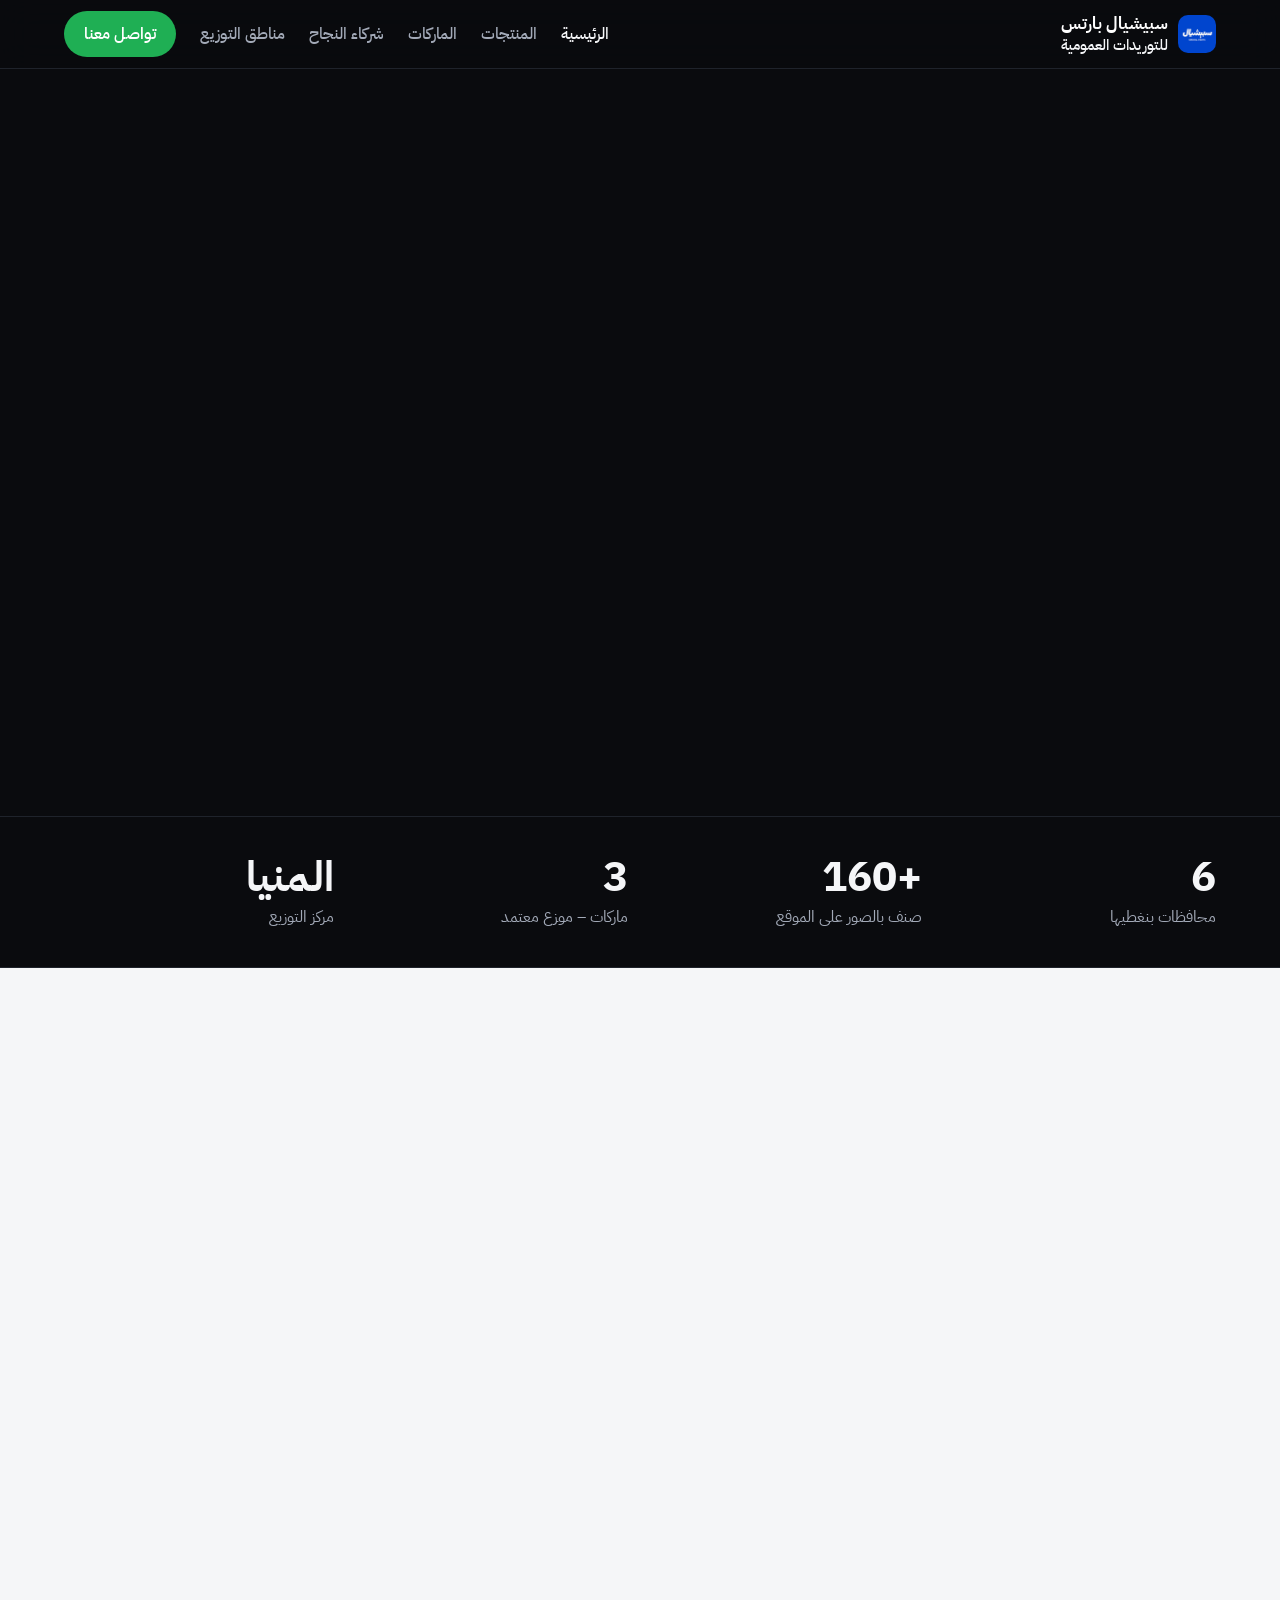
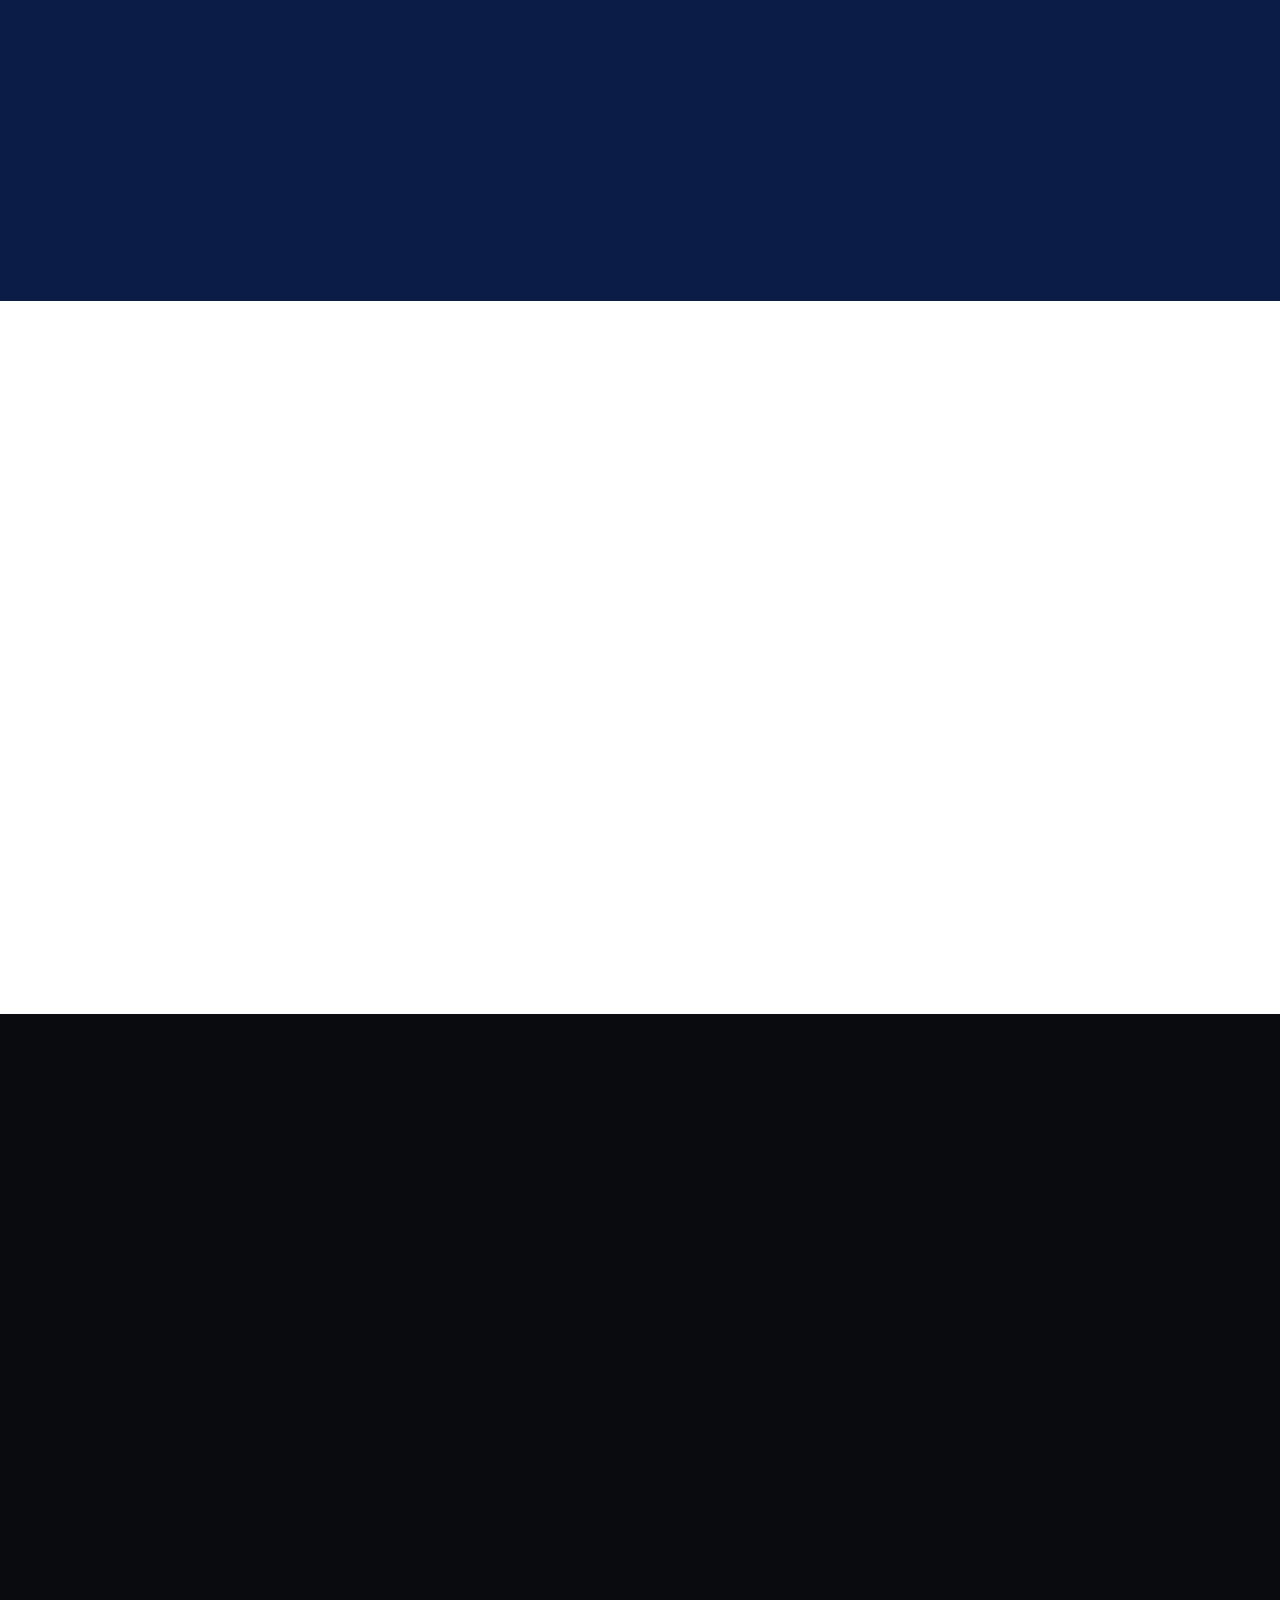
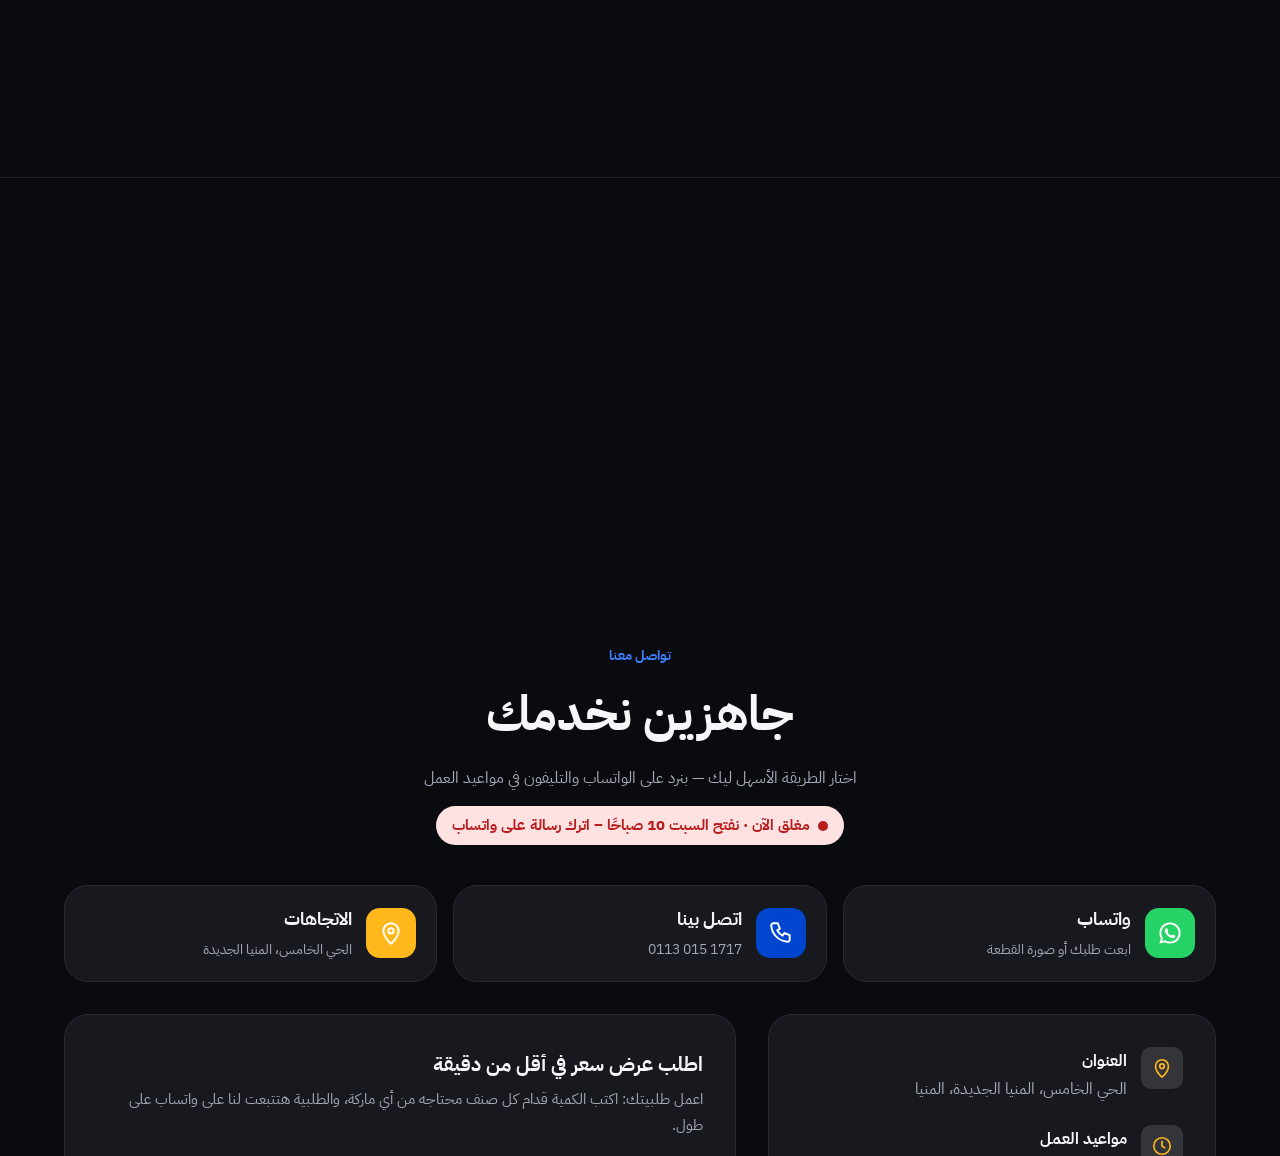
<file: contact.html>
<!DOCTYPE html>
<html lang="ar" dir="rtl">
<head>
  <meta charset="UTF-8">
  <meta name="viewport" content="width=device-width, initial-scale=1.0">
  <title>تواصل معنا | سبيشيال بارتس للتوريدات العمومية</title>
  <!-- الصفحة دي بتحوّل على قسم التواصل في الصفحة الرئيسية -->
  <meta http-equiv="refresh" content="0; url=index.html#contact">
  <meta name="robots" content="noindex, follow">
  <link rel="canonical" href="https://specialparts.github.io/">
  <link rel="icon" type="image/png" sizes="32x32" href="images/favicon-32.png">
</head>
<body style="font-family: sans-serif; text-align: center; padding: 40px;">
  <p>جاري التحويل… لو ما اتحوّلتش <a href="index.html#contact">اضغط هنا</a>.</p>
</body>
</html>
</file>
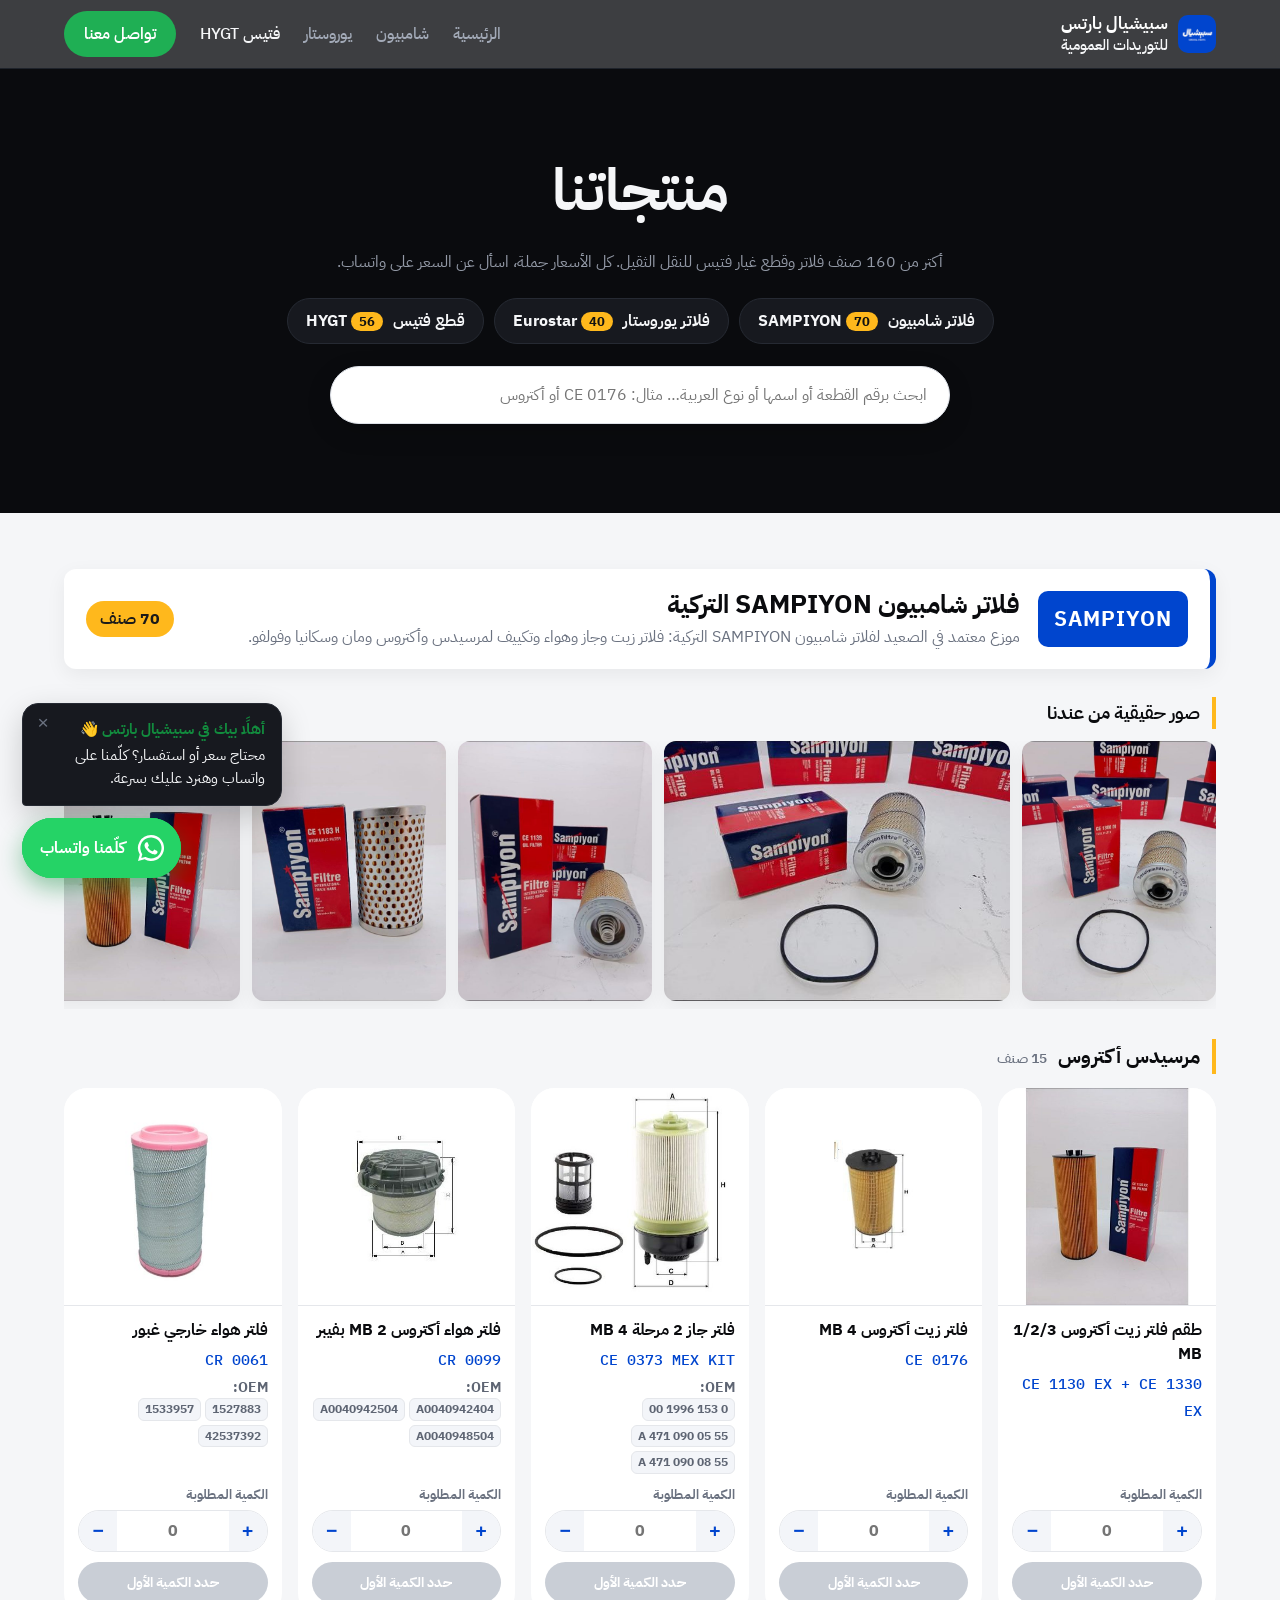
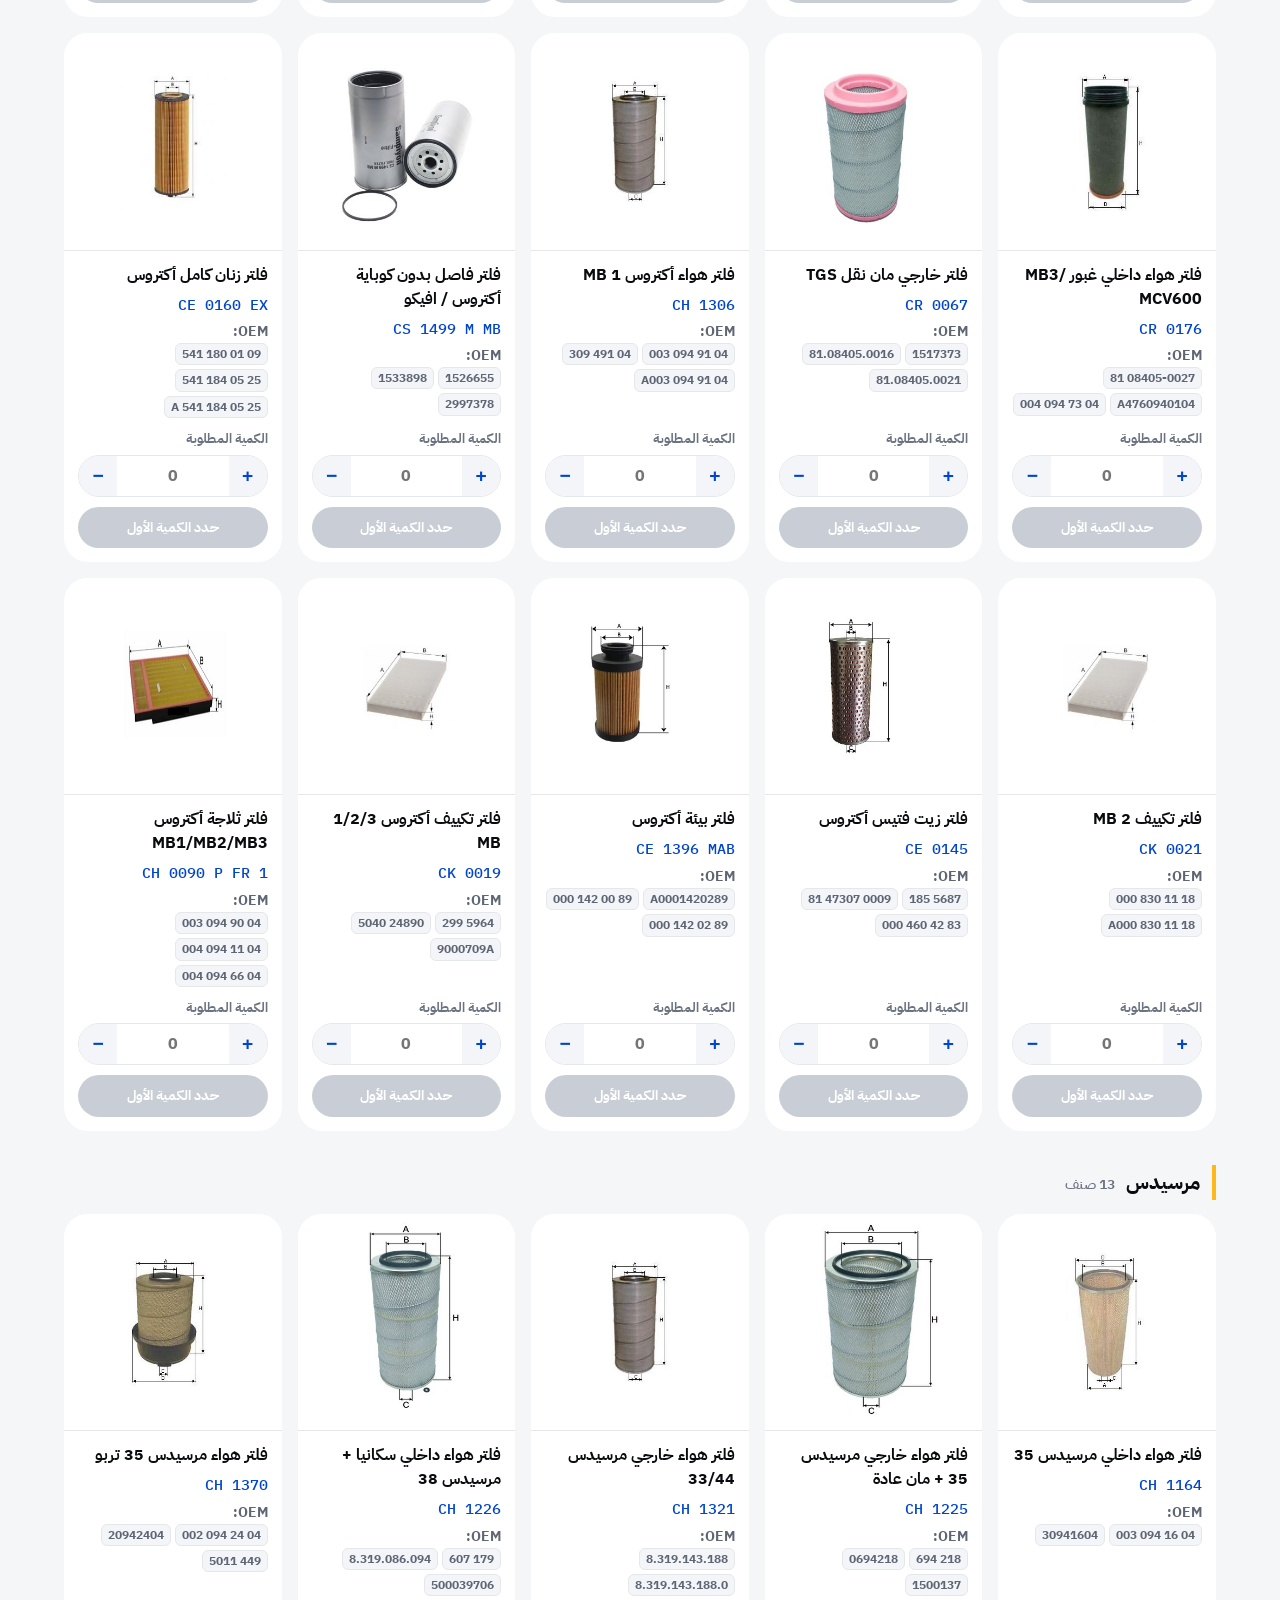
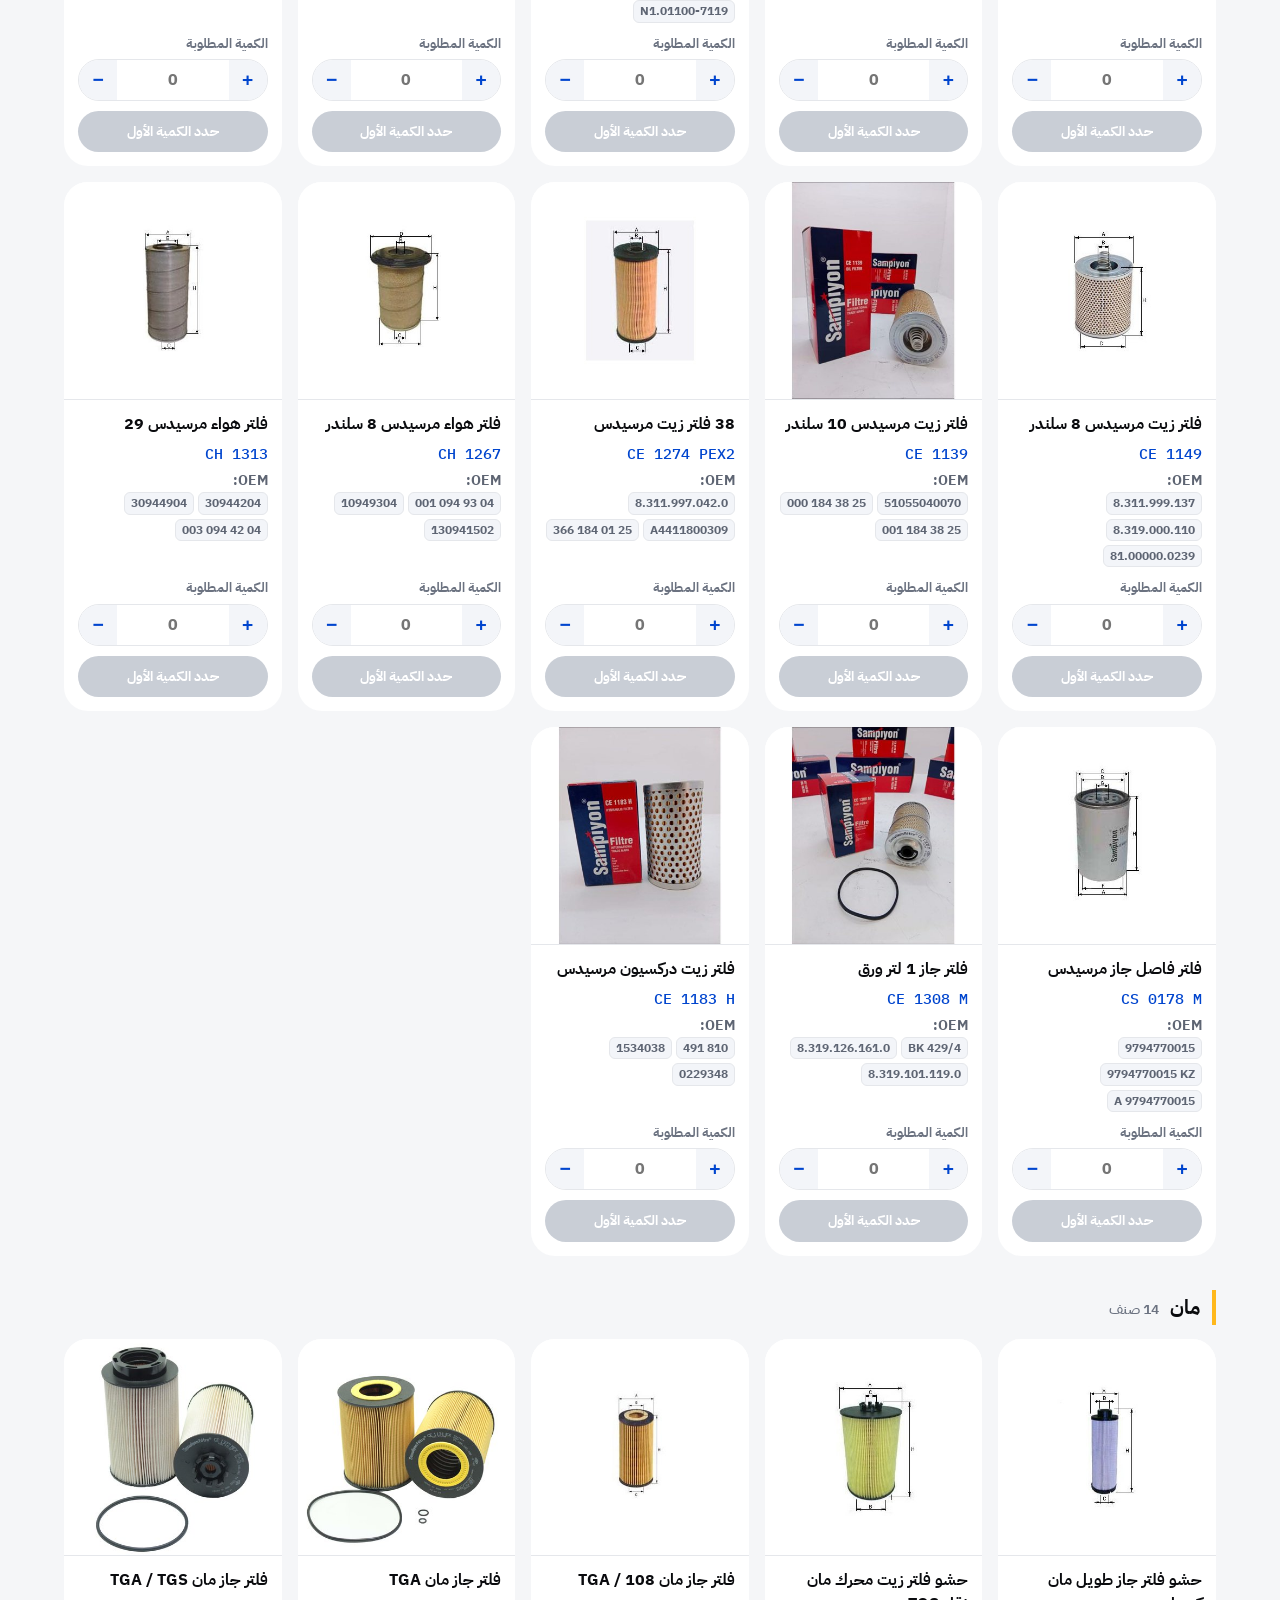
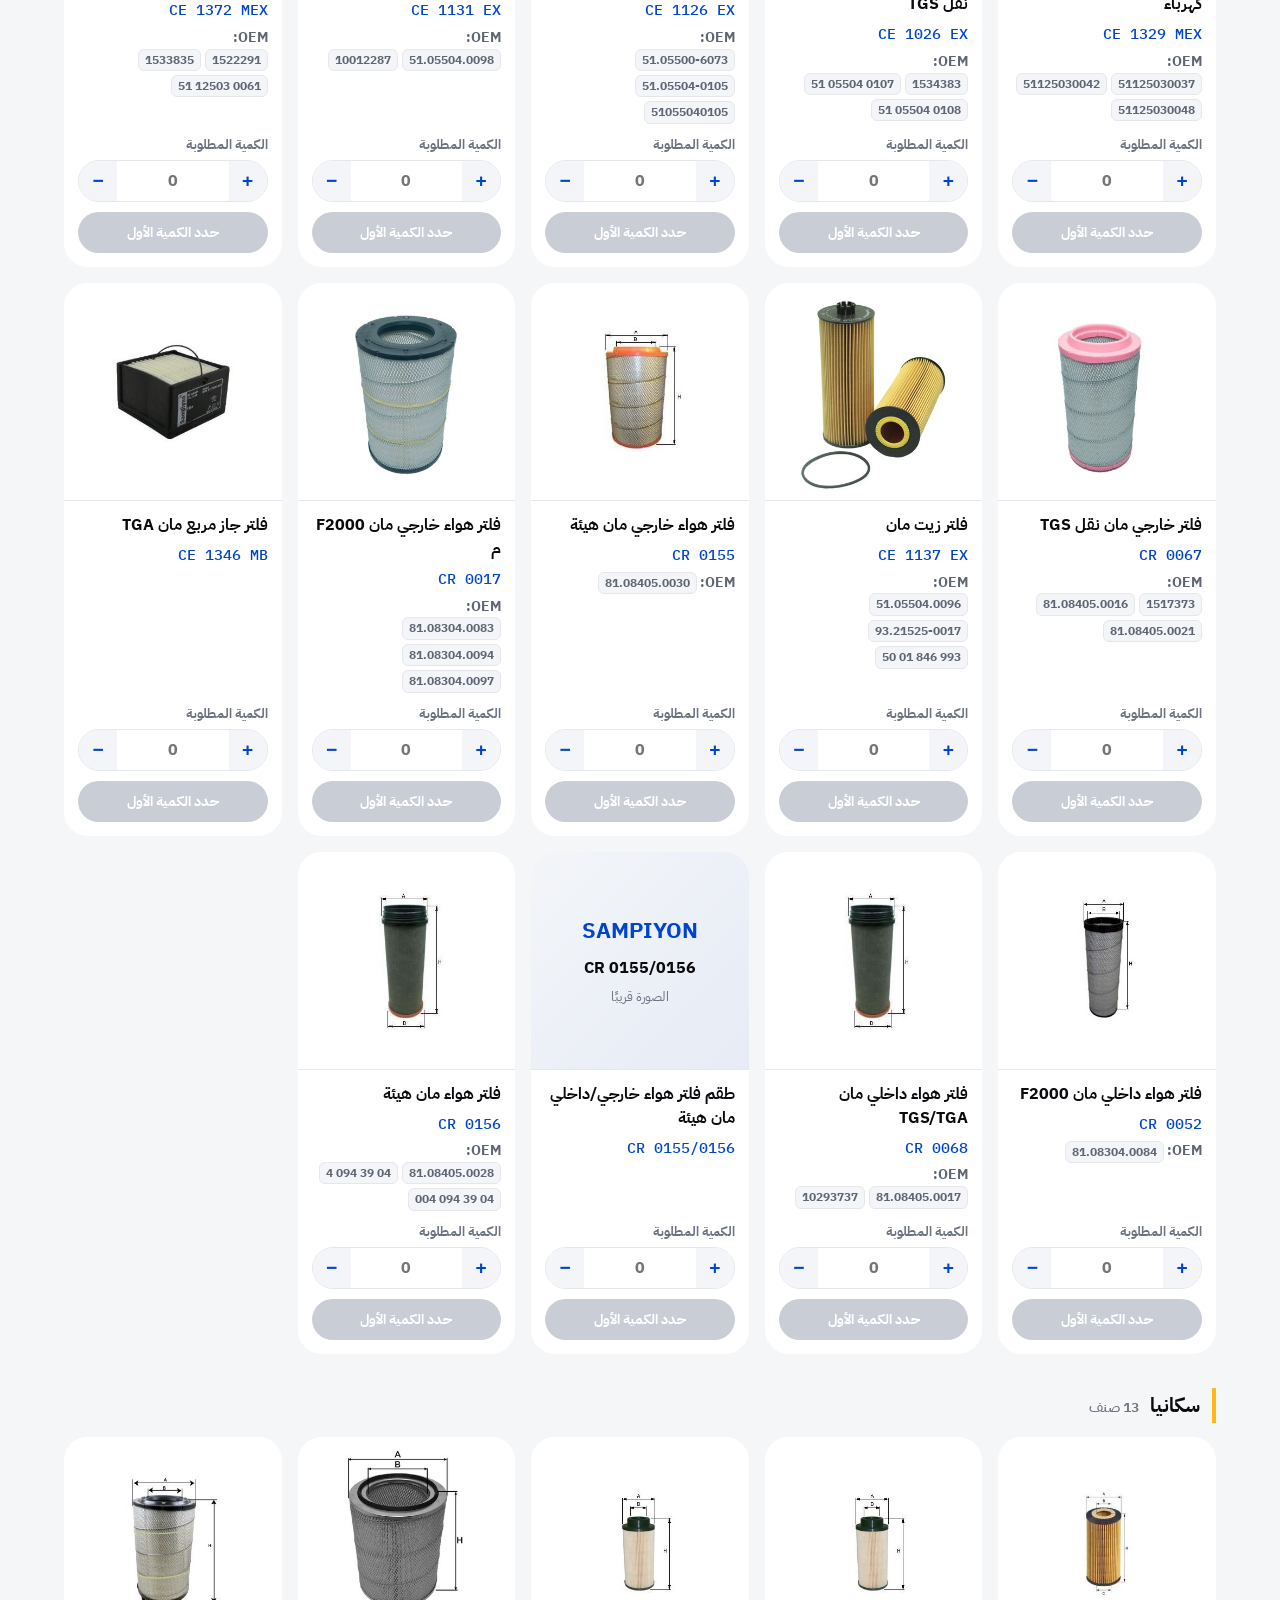
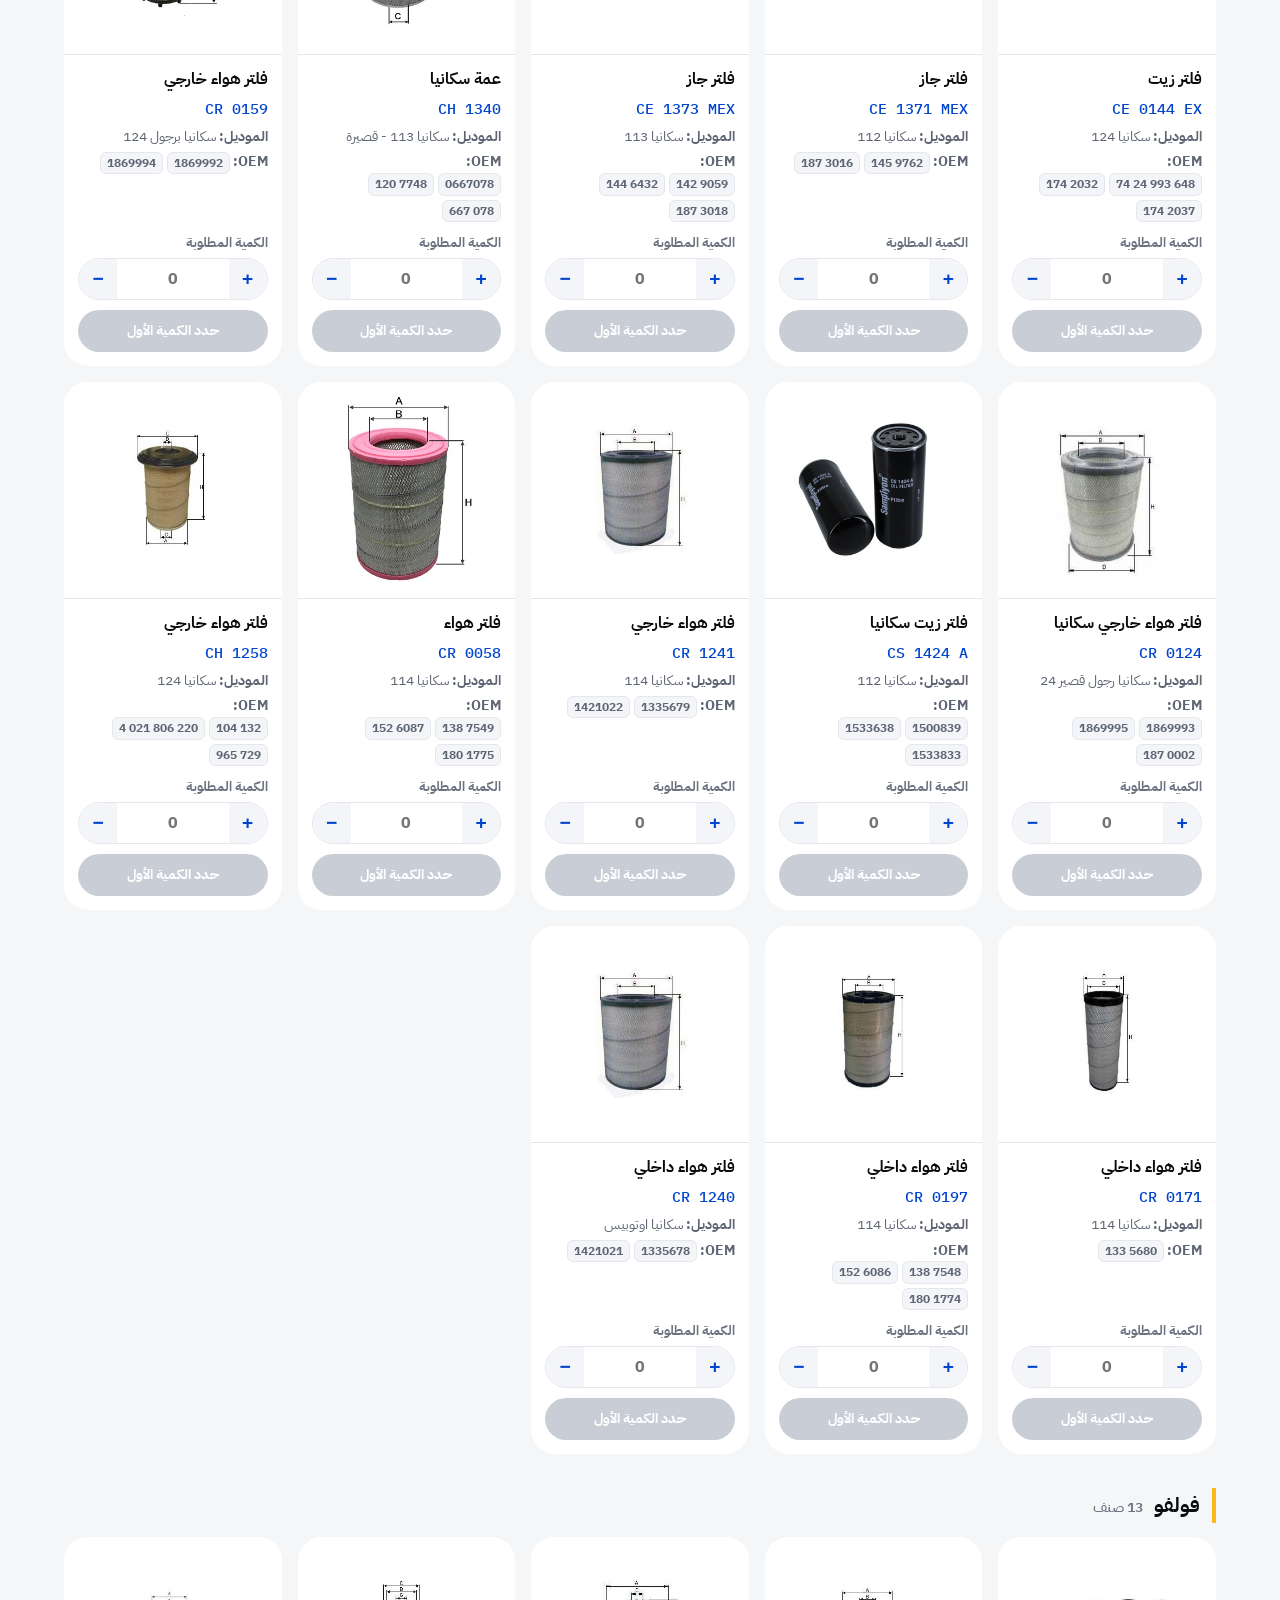
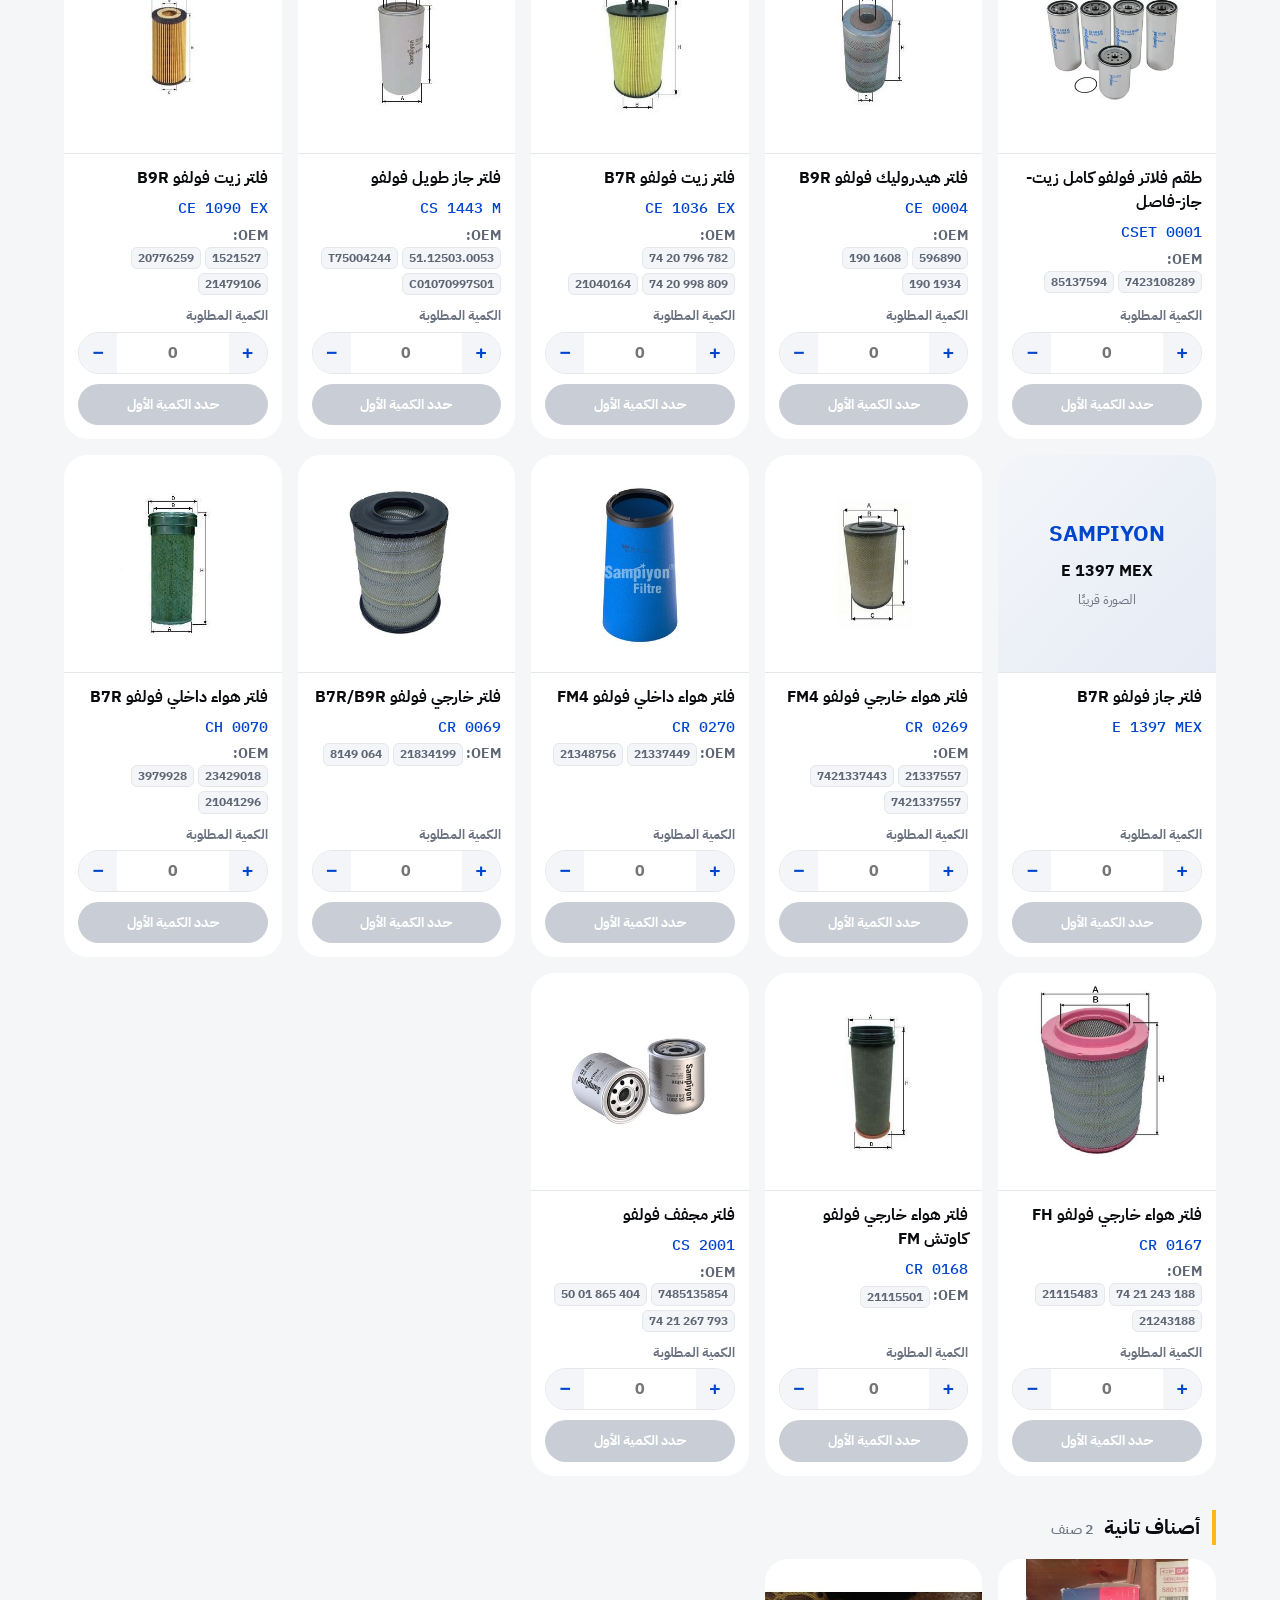
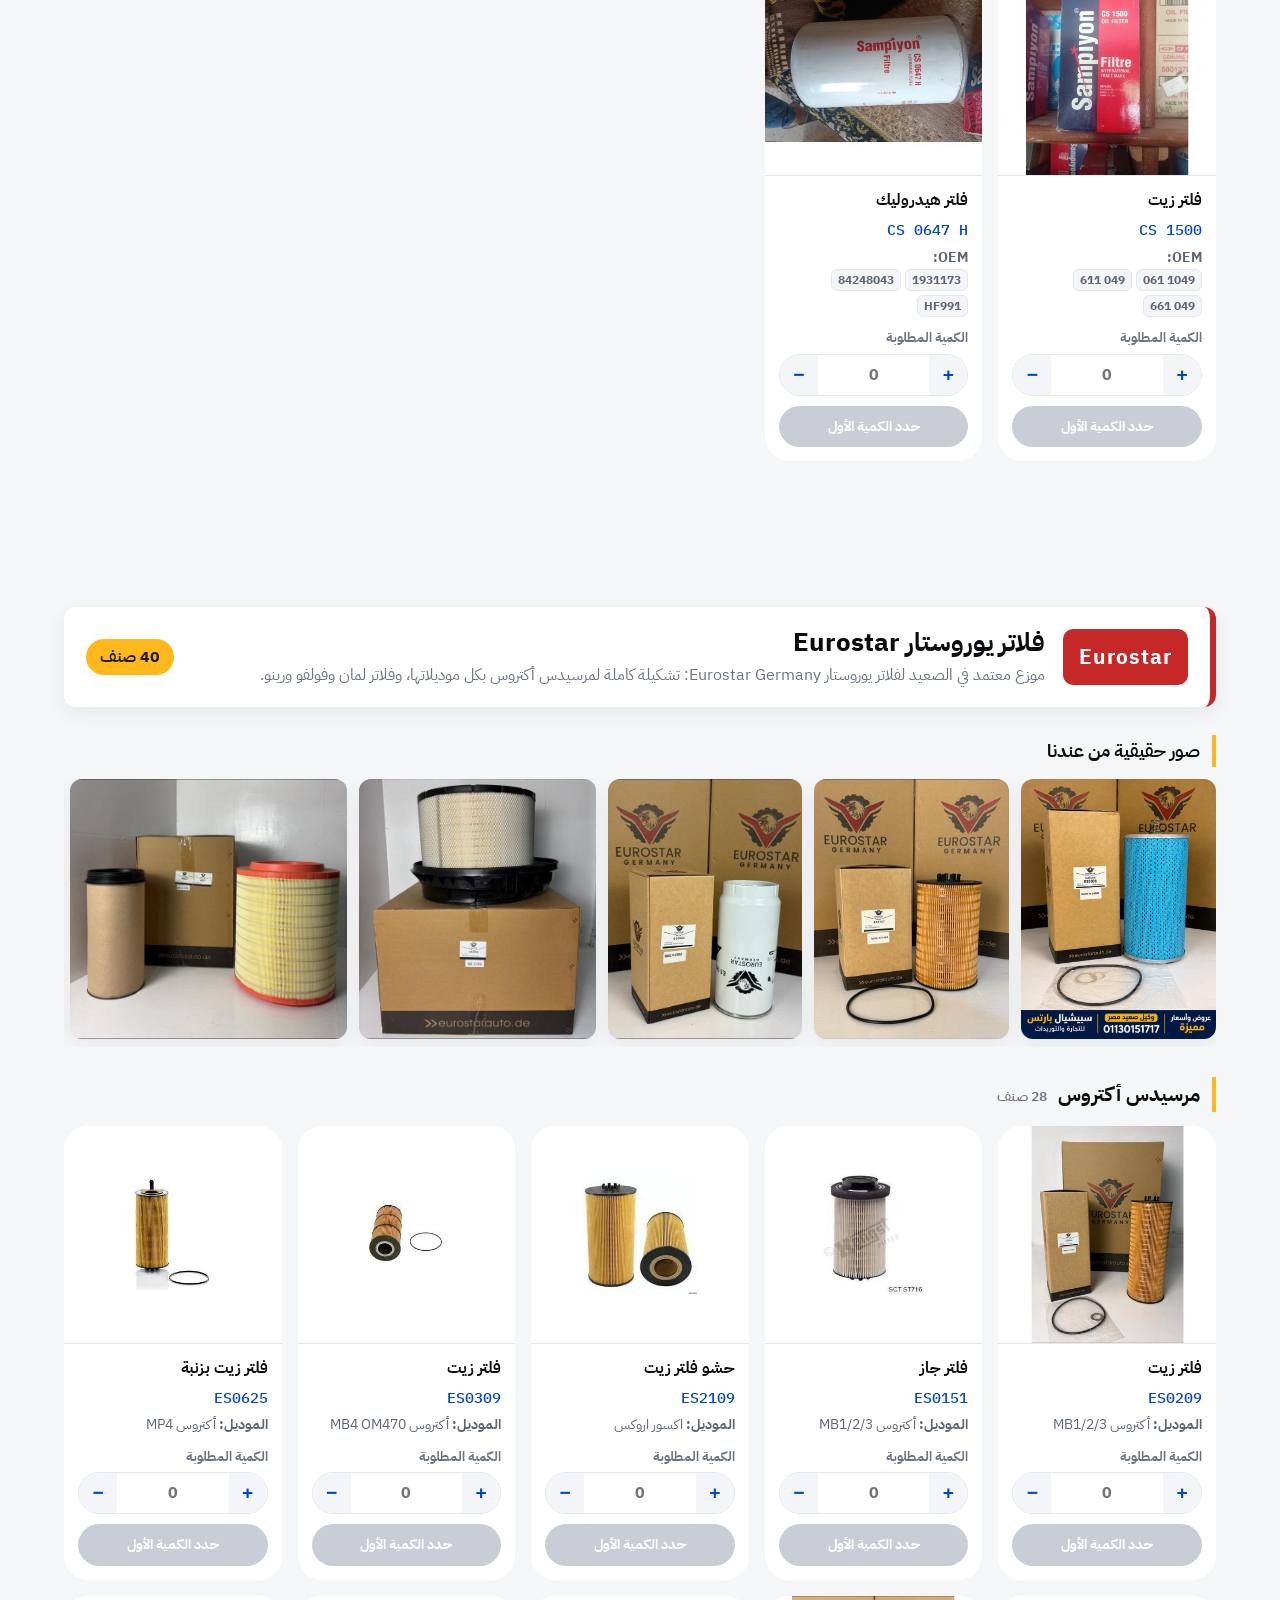
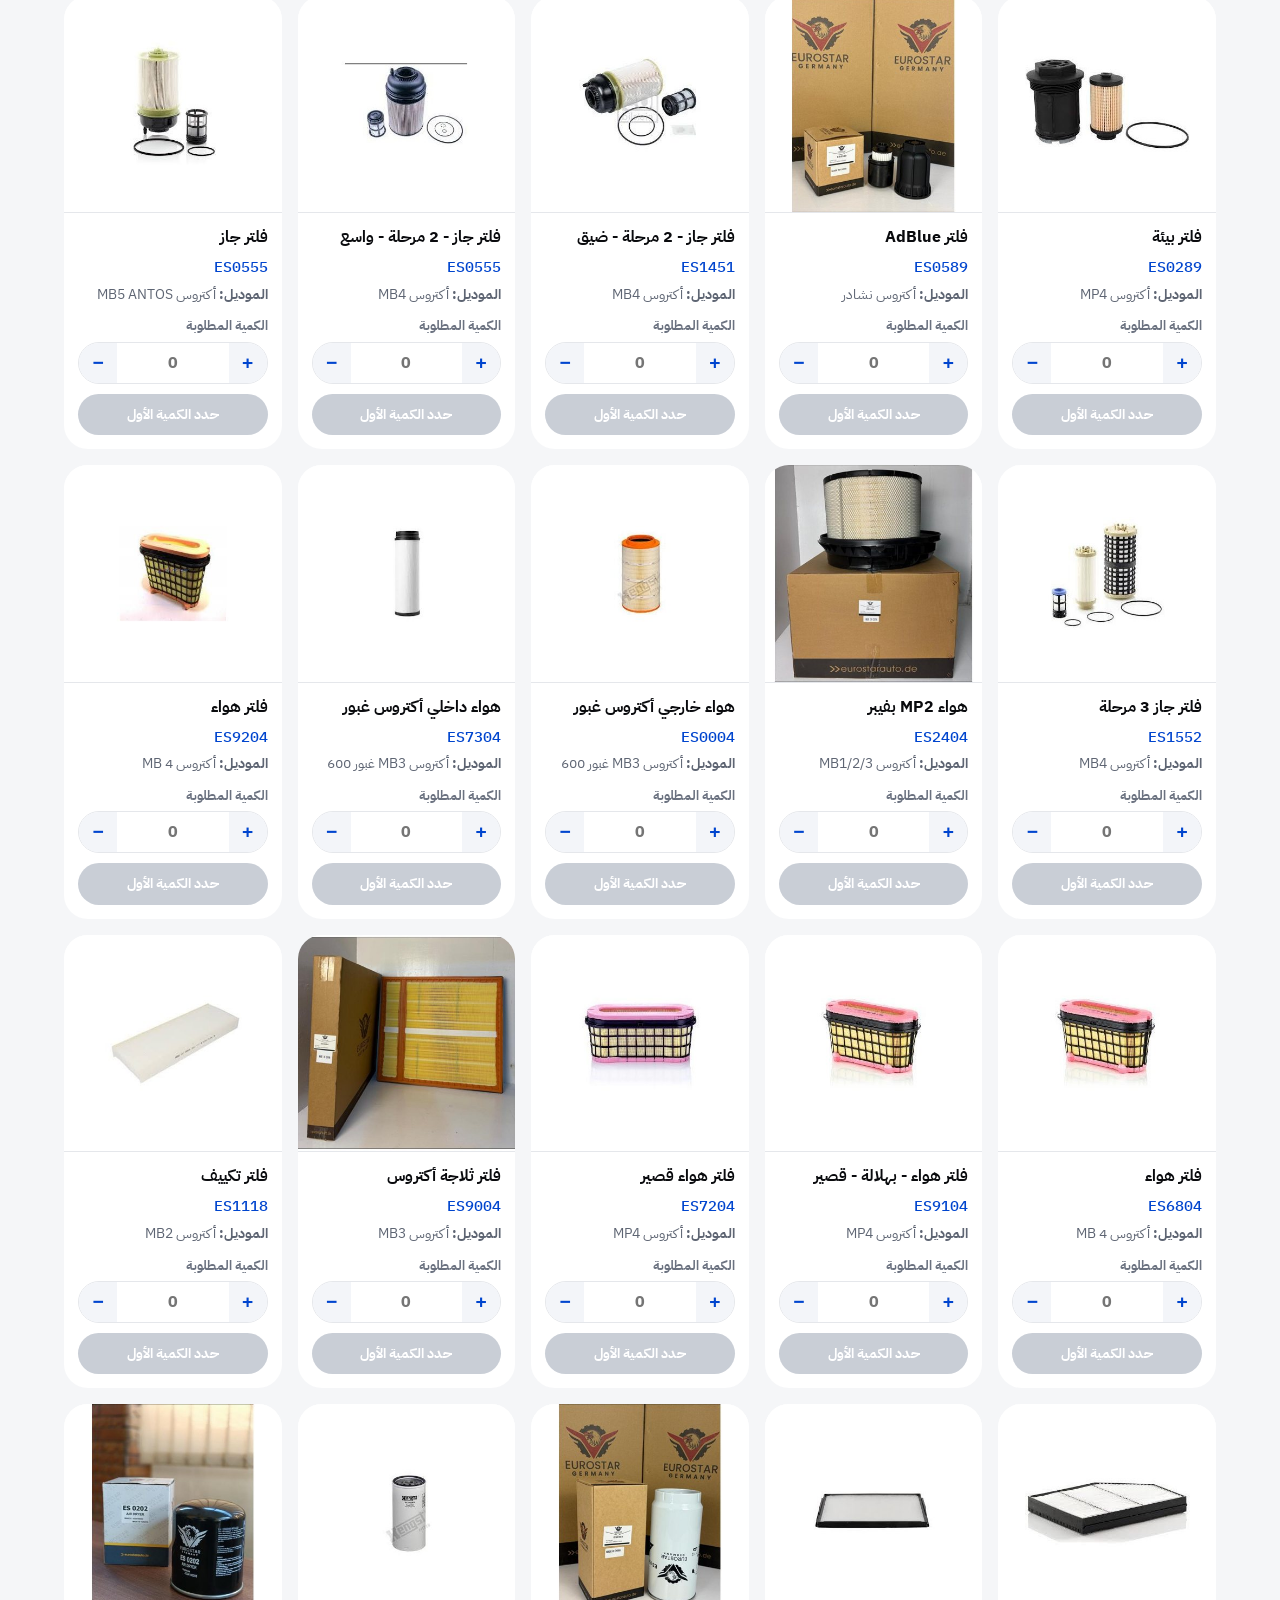
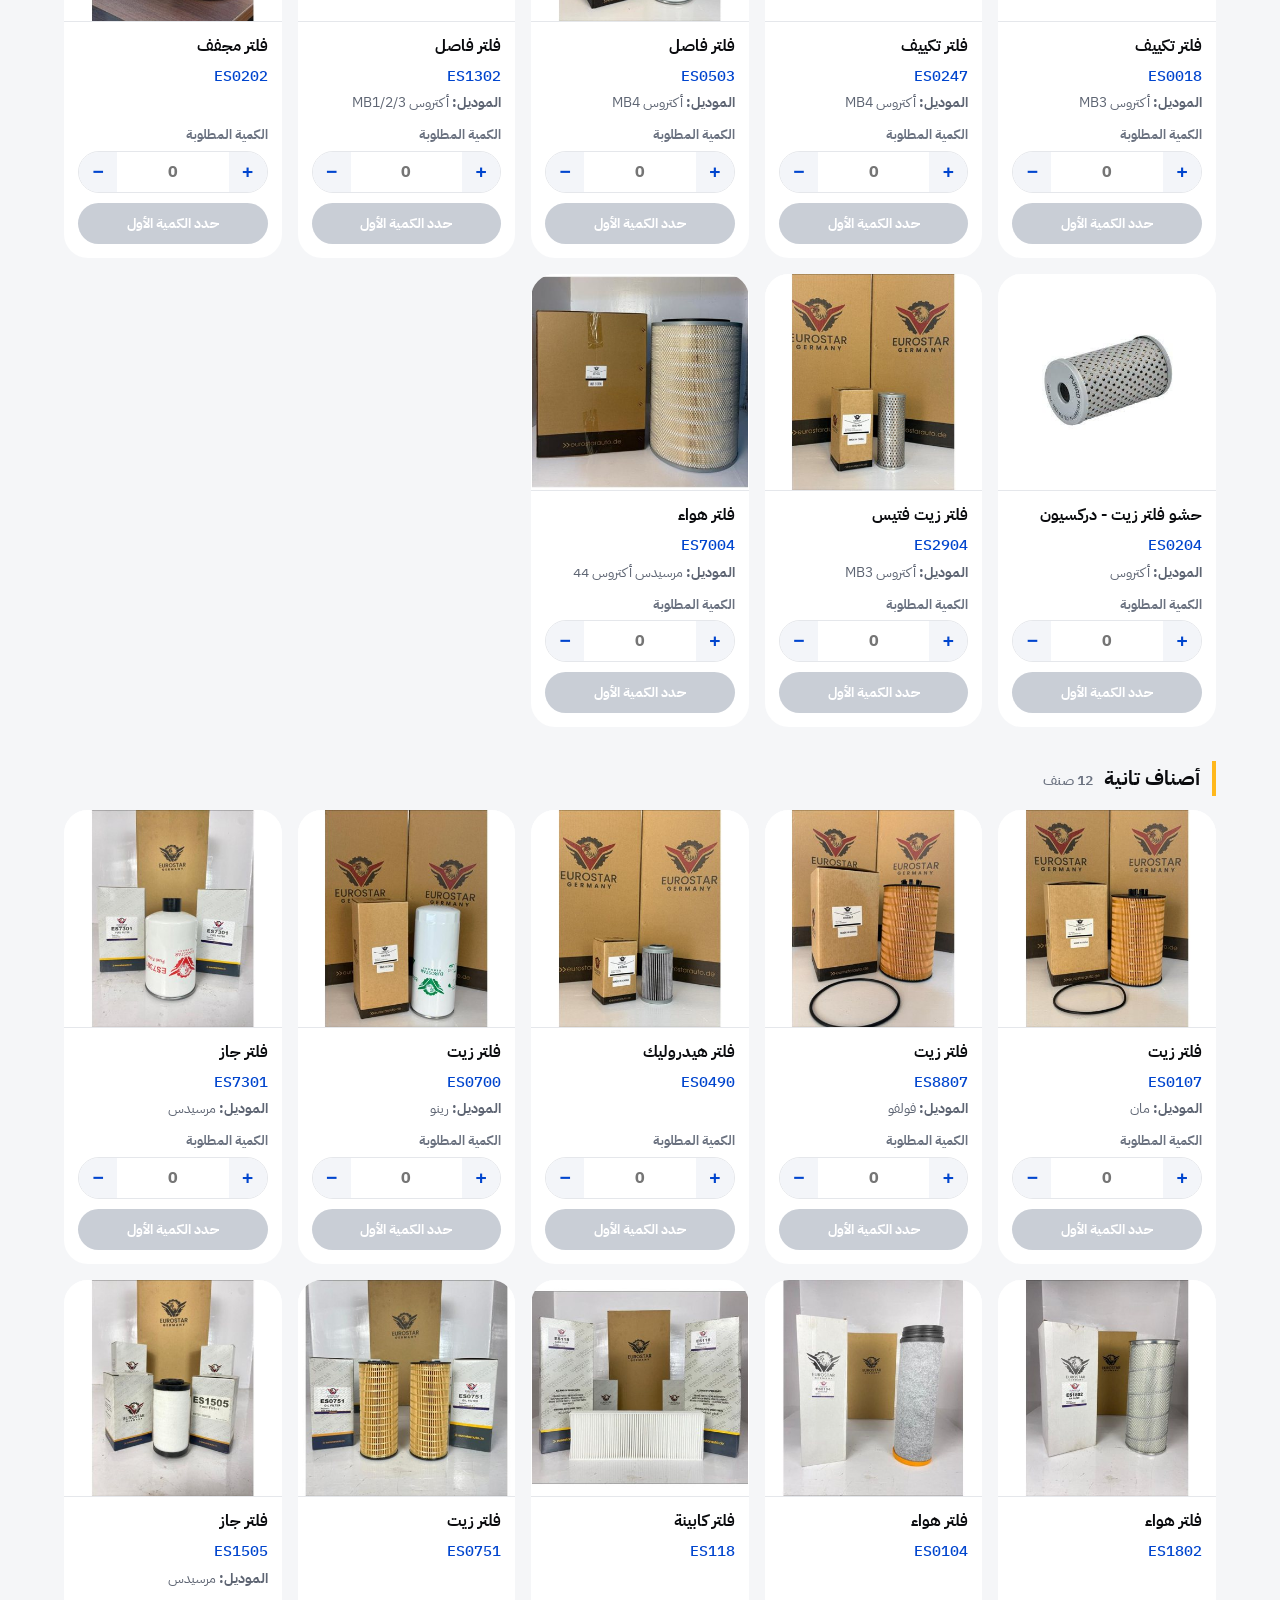
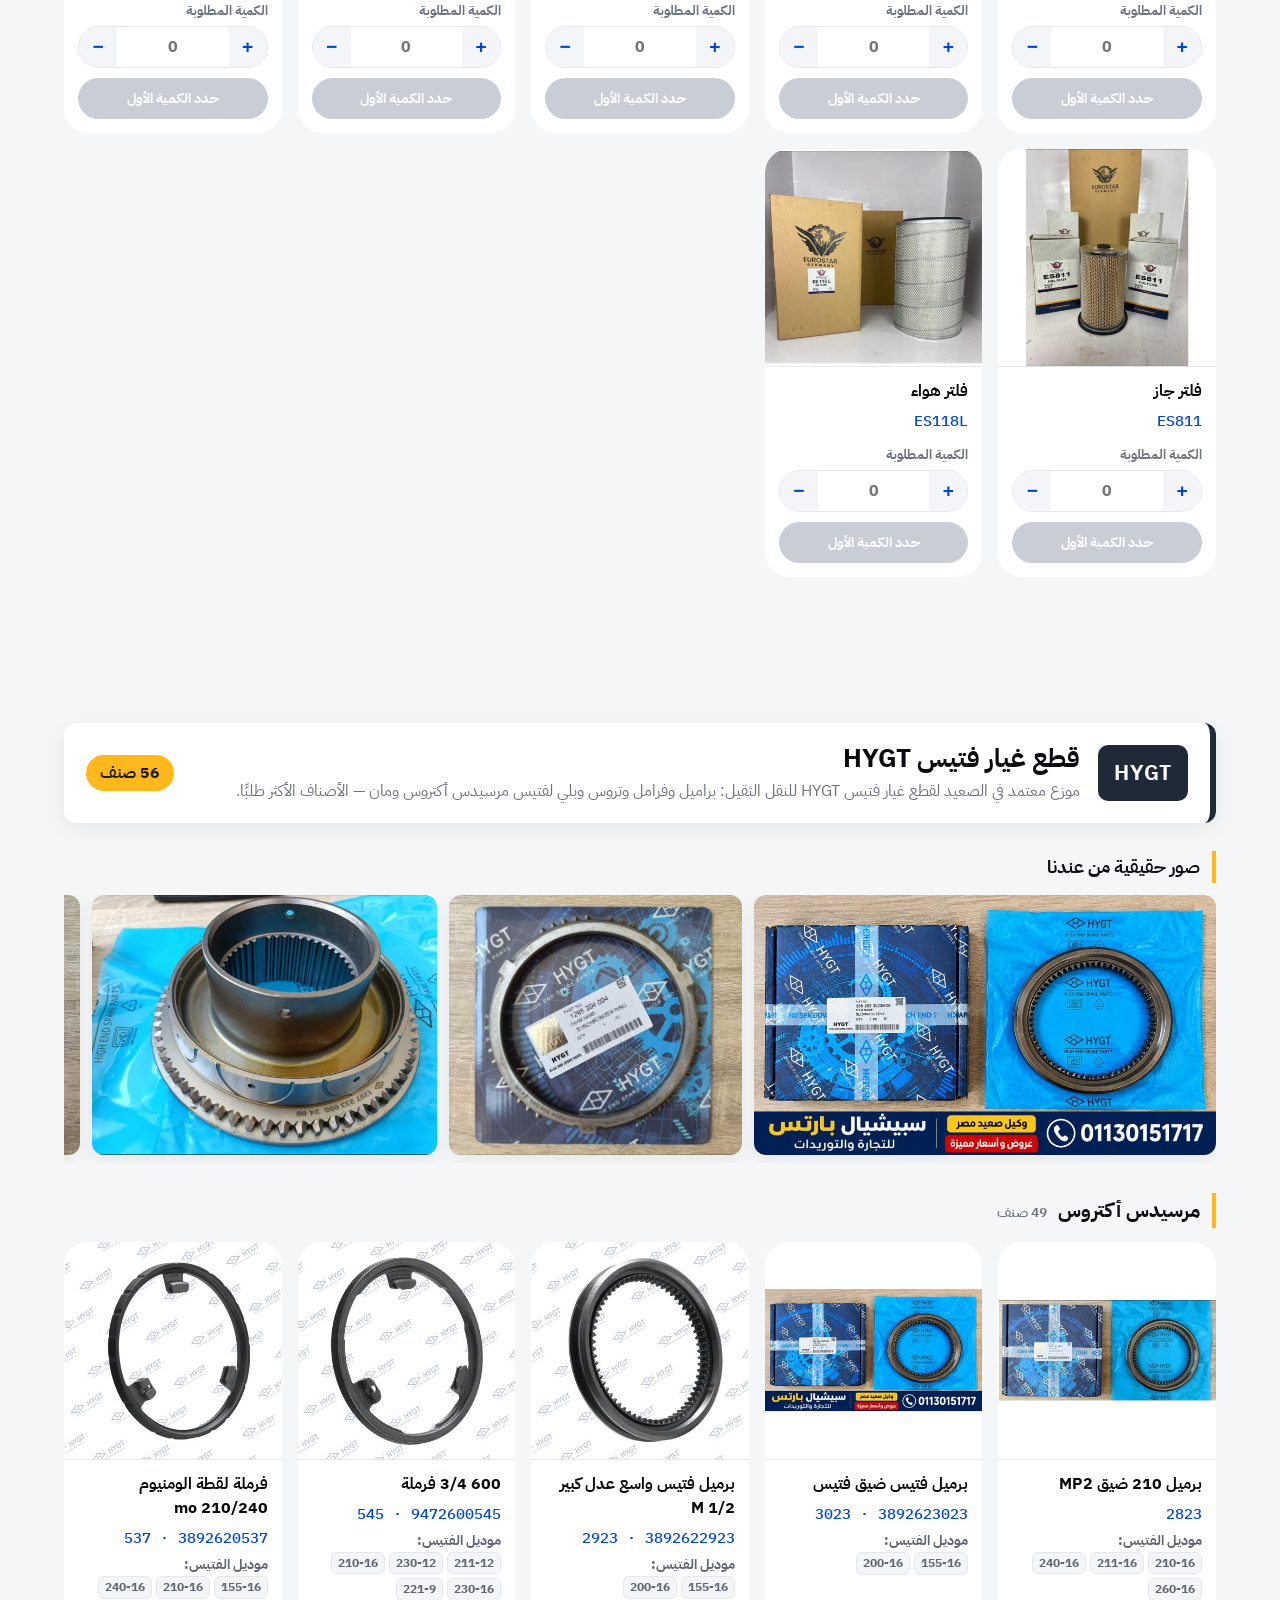
<file: products.html>
<!DOCTYPE html>
<html lang="ar" dir="rtl">
<head>
  <meta charset="UTF-8">
  <meta name="viewport" content="width=device-width, initial-scale=1.0">
  <title>منتجاتنا | فلاتر شامبيون SAMPIYON ويوروستار Eurostar وقطع فتيس HYGT – سبيشيال بارتس</title>
  <meta name="description" content="كتالوج سبيشيال بارتس: أكتر من 160 صنف فلاتر SAMPIYON التركية وفلاتر Eurostar وقطع غيار فتيس HYGT لمرسيدس وأكتروس ومان وسكانيا وفولفو. أسعار جملة – اطلب على واتساب.">
  <meta name="robots" content="index, follow, max-image-preview:large">
  <link rel="canonical" href="https://specialparts.github.io/products.html">
  <meta name="theme-color" content="#0045ce">
  <link rel="icon" type="image/png" sizes="32x32" href="images/favicon-32.png">
  <link rel="icon" type="image/png" sizes="192x192" href="images/favicon-192.png">
  <link rel="apple-touch-icon" href="images/apple-touch-icon.png">
  <meta property="og:url" content="https://specialparts.github.io/products.html">
  <meta property="og:type" content="website">
  <meta property="og:locale" content="ar_EG">
  <meta property="og:site_name" content="سبيشيال بارتس للتوريدات العمومية">
  <meta property="og:title" content="كتالوج سبيشيال بارتس – SAMPIYON وEurostar وHYGT">
  <meta property="og:description" content="أكتر من 160 صنف فلاتر وقطع فتيس للنقل الثقيل بأسعار الجملة. اطلب على واتساب 01130151717">
  <meta property="og:image" content="https://specialparts.github.io/images/og-image.jpg">
  <meta name="twitter:card" content="summary_large_image">
  <!-- الخطوط -->
  <link rel="preconnect" href="https://fonts.googleapis.com">
  <link rel="preconnect" href="https://fonts.gstatic.com" crossorigin>
  <link href="https://fonts.googleapis.com/css2?family=IBM+Plex+Sans+Arabic:wght@400;500;600;700&family=IBM+Plex+Mono:wght@400;500&family=Cairo:wght@400;600;700;800&display=swap" rel="stylesheet">

  <!-- ملف التنسيق -->
  <link rel="stylesheet" href="css/style.css">
  <!-- التصميم الجديد (نوفمبر 2026) -->
  <link rel="stylesheet" href="css/premium.css">

  <!-- ===================== Meta (Facebook) Pixel ===================== -->
  <!-- حط رقم البكسل بتاعك بين علامتي التنصيص في السطر اللي تحت (أرقام بس، مثال: "123456789012345")
       طول ما الرقم فاضي، البكسل مش هيشتغل ومش هيأثر على الموقع. -->
  <script>
    window.META_PIXEL_ID = "4371217086522358";

    if (window.META_PIXEL_ID) {
      !function(f,b,e,v,n,t,s){if(f.fbq)return;n=f.fbq=function(){n.callMethod?
      n.callMethod.apply(n,arguments):n.queue.push(arguments)};if(!f._fbq)f._fbq=n;
      n.push=n;n.loaded=!0;n.version='2.0';n.queue=[];t=b.createElement(e);t.async=!0;
      t.src=v;s=b.getElementsByTagName(e)[0];s.parentNode.insertBefore(t,s)}(window,
      document,'script','https://connect.facebook.net/en_US/fbevents.js');
      fbq('init', window.META_PIXEL_ID);
      fbq('track', 'PageView');
    }
  </script>
  <noscript><img height="1" width="1" style="display:none" alt=""
    src="https://www.facebook.com/tr?id=4371217086522358&ev=PageView&noscript=1"></noscript>
  <!-- ===================== نهاية Meta Pixel ===================== -->

</head>
<body class="pm-products">

  <!-- ===================== الهيدر ===================== -->
  <header class="site-header">
    <div class="container header-inner">
      <a href="index.html" class="logo" aria-label="سبيشيال بارتس - الرئيسية">
        <img src="images/logo.jpg" alt="" class="logo-img" width="44" height="44">
        <span class="logo-text"><strong>سبيشيال بارتس</strong> للتوريدات العمومية</span>
      </a>
      <button class="nav-toggle" aria-label="فتح القائمة" aria-expanded="false">
        <span></span><span></span><span></span>
      </button>
      <nav class="main-nav">
        <ul>
          <li><a href="index.html">الرئيسية</a></li>
          <li><a href="#sampiyon">شامبيون</a></li>
          <li><a href="#eurostar">يوروستار</a></li>
          <li><a href="#hygt">فتيس HYGT</a></li>
          <li><a href="index.html#contact" class="btn btn-sm">تواصل معنا</a></li>
        </ul>
      </nav>
    </div>
  </header>

  <main>
    <section class="p-hero">
      <div class="container">
        <h1>منتجاتنا</h1>
        <p>أكتر من 160 صنف فلاتر وقطع غيار فتيس للنقل الثقيل. كل الأسعار جملة، اسأل عن السعر على واتساب.</p>
        <div class="p-tabs">
          <a href="#sampiyon">فلاتر شامبيون SAMPIYON <span>70</span></a>
          <a href="#eurostar">فلاتر يوروستار Eurostar <span>40</span></a>
          <a href="#hygt">قطع فتيس HYGT <span>56</span></a>
        </div>
        <div class="p-search">
          <input type="search" id="pSearch" placeholder="ابحث برقم القطعة أو اسمها أو نوع العربية… مثال: CE 0176 أو أكتروس" aria-label="بحث في المنتجات" autocomplete="off">
          <div id="pSearchInfo" class="p-search-info" aria-live="polite"></div>
        </div>
      </div>
    </section>

    <section id="sampiyon" class="section p-brand p-brand-sampiyon">
      <div class="container">
        <div class="p-brand-head">
          <span class="p-brand-logo">SAMPIYON</span>
          <div>
            <h2>فلاتر شامبيون SAMPIYON التركية</h2>
            <p>موزع معتمد في الصعيد لفلاتر شامبيون SAMPIYON التركية: فلاتر زيت وجاز وهواء وتكييف لمرسيدس وأكتروس ومان وسكانيا وفولفو.</p>
          </div>
          <span class="p-count">70 صنف</span>
        </div>
        <div class="p-real"><h3>صور حقيقية من عندنا</h3><div class="p-real-strip"><img src="images/real/sampiyon-1.jpg" alt="صورة حقيقية لمنتجات SAMPIYON في مخزن سبيشيال بارتس" loading="lazy" decoding="async"><img src="images/real/sampiyon-2.jpg" alt="صورة حقيقية لمنتجات SAMPIYON في مخزن سبيشيال بارتس" loading="lazy" decoding="async"><img src="images/real/sampiyon-3.jpg" alt="صورة حقيقية لمنتجات SAMPIYON في مخزن سبيشيال بارتس" loading="lazy" decoding="async"><img src="images/real/sampiyon-4.jpg" alt="صورة حقيقية لمنتجات SAMPIYON في مخزن سبيشيال بارتس" loading="lazy" decoding="async"><img src="images/real/sampiyon-5.jpg" alt="صورة حقيقية لمنتجات SAMPIYON في مخزن سبيشيال بارتس" loading="lazy" decoding="async"><img src="images/real/sampiyon-6.jpg" alt="صورة حقيقية لمنتجات SAMPIYON في مخزن سبيشيال بارتس" loading="lazy" decoding="async"><img src="images/real/sampiyon-7.jpg" alt="صورة حقيقية لمنتجات SAMPIYON في مخزن سبيشيال بارتس" loading="lazy" decoding="async"><img src="images/real/sampiyon-8.jpg" alt="صورة حقيقية لمنتجات SAMPIYON في مخزن سبيشيال بارتس" loading="lazy" decoding="async"></div></div>
        <div class="p-group"><h3>مرسيدس أكتروس <small>15 صنف</small></h3><div class="p-grid"><article class="p-card" data-s="طقم فلتر زيت أكتروس 1/2/3 mb ce 1130 ex + ce 1330 ex  مرسيدس أكتروس sampiyon"><img src="images/products/r-sampiyon-5.jpg" alt="طقم فلتر زيت أكتروس 1/2/3 MB SAMPIYON CE 1130 EX + CE 1330 EX" width="400" height="400" loading="lazy" decoding="async"><div class="p-body"><h4>طقم فلتر زيت أكتروس 1/2/3 MB</h4><div class="p-code" dir="ltr">CE 1130 EX + CE 1330 EX</div><a class="p-wa" href="https://wa.me/201130151717?text=%D8%A3%D9%87%D9%84%D8%A7%D9%8B%20%D8%B3%D8%A8%D9%8A%D8%B4%D9%8A%D8%A7%D9%84%20%D8%A8%D8%A7%D8%B1%D8%AA%D8%B3%D8%8C%20%D8%B9%D8%A7%D9%8A%D8%B2%20%D8%A3%D8%B3%D8%A3%D9%84%20%D8%B9%D9%86%3A%20%D8%B7%D9%82%D9%85%20%D9%81%D9%84%D8%AA%D8%B1%20%D8%B2%D9%8A%D8%AA%20%D8%A3%D9%83%D8%AA%D8%B1%D9%88%D8%B3%201/2/3%20MB%20-%20SAMPIYON%20-%20%D8%B1%D9%82%D9%85%20CE%201130%20EX%20%2B%20CE%201330%20EX" target="_blank" rel="noopener">اطلب على واتساب</a></div></article><article class="p-card" data-s="فلتر زيت أكتروس 4 mb ce 0176  مرسيدس أكتروس sampiyon"><img src="images/products/228.jpg" alt="فلتر زيت أكتروس 4 MB SAMPIYON CE 0176" width="400" height="400" loading="lazy" decoding="async"><div class="p-body"><h4>فلتر زيت أكتروس 4 MB</h4><div class="p-code" dir="ltr">CE 0176</div><a class="p-wa" href="https://wa.me/201130151717?text=%D8%A3%D9%87%D9%84%D8%A7%D9%8B%20%D8%B3%D8%A8%D9%8A%D8%B4%D9%8A%D8%A7%D9%84%20%D8%A8%D8%A7%D8%B1%D8%AA%D8%B3%D8%8C%20%D8%B9%D8%A7%D9%8A%D8%B2%20%D8%A3%D8%B3%D8%A3%D9%84%20%D8%B9%D9%86%3A%20%D9%81%D9%84%D8%AA%D8%B1%20%D8%B2%D9%8A%D8%AA%20%D8%A3%D9%83%D8%AA%D8%B1%D9%88%D8%B3%204%20MB%20-%20SAMPIYON%20-%20%D8%B1%D9%82%D9%85%20CE%200176" target="_blank" rel="noopener">اطلب على واتساب</a></div></article><article class="p-card" data-s="060 519 62 00 0773 223 0 00 1996 153 1 47518112 f652 201 060 010 f652 201 060 030 00 1996 153 0 a 471 090 05 55 a 471 090 08 55 a 471 090 24 55 a 471 090 90 52 a 473 090 01 51 a 473 090 04 51 a 473 090 07 51 a 473 090 10 51 a 473 090 12 51 471 090 05 55 471 090 08 55 471 090 24 55 471 090 90 52 473 090 01 51 473 090 04 51 473 090 07 51 473 090 10 51 473 090 12 51 فلتر جاز 2 مرحلة 4 mb ce 0373 mex kit  مرسيدس أكتروس sampiyon"><img src="images/products/official-sampiyon-CE0373MEXKIT.jpg" alt="فلتر جاز 2 مرحلة 4 MB SAMPIYON CE 0373 MEX KIT" width="400" height="400" loading="lazy" decoding="async"><div class="p-body"><h4>فلتر جاز 2 مرحلة 4 MB</h4><div class="p-code" dir="ltr">CE 0373 MEX KIT</div><div class="p-fit p-oem"><span>OEM:</span> <span class="p-chips"><i dir="ltr">00 1996 153 0</i><i dir="ltr">A 471 090 05 55</i><i dir="ltr">A 471 090 08 55</i></span></div><a class="p-wa" href="https://wa.me/201130151717?text=%D8%A3%D9%87%D9%84%D8%A7%D9%8B%20%D8%B3%D8%A8%D9%8A%D8%B4%D9%8A%D8%A7%D9%84%20%D8%A8%D8%A7%D8%B1%D8%AA%D8%B3%D8%8C%20%D8%B9%D8%A7%D9%8A%D8%B2%20%D8%A3%D8%B3%D8%A3%D9%84%20%D8%B9%D9%86%3A%20%D9%81%D9%84%D8%AA%D8%B1%20%D8%AC%D8%A7%D8%B2%202%20%D9%85%D8%B1%D8%AD%D9%84%D8%A9%204%20MB%20-%20SAMPIYON%20-%20%D8%B1%D9%82%D9%85%20CE%200373%20MEX%20KIT" target="_blank" rel="noopener">اطلب على واتساب</a></div></article><article class="p-card" data-s="k117877n50 k165298n50 a0040942404 a0040942504 a0040948504 0040942404 0040942504 0040948504 5021185568 فلتر هواء أكتروس 2 mb بفيبر cr 0099  مرسيدس أكتروس sampiyon"><img src="images/products/official-sampiyon-CR0099.jpg" alt="فلتر هواء أكتروس 2 MB بفيبر SAMPIYON CR 0099" width="400" height="400" loading="lazy" decoding="async"><div class="p-body"><h4>فلتر هواء أكتروس 2 MB بفيبر</h4><div class="p-code" dir="ltr">CR 0099</div><div class="p-fit p-oem"><span>OEM:</span> <span class="p-chips"><i dir="ltr">A0040942404</i><i dir="ltr">A0040942504</i><i dir="ltr">A0040948504</i></span></div><a class="p-wa" href="https://wa.me/201130151717?text=%D8%A3%D9%87%D9%84%D8%A7%D9%8B%20%D8%B3%D8%A8%D9%8A%D8%B4%D9%8A%D8%A7%D9%84%20%D8%A8%D8%A7%D8%B1%D8%AA%D8%B3%D8%8C%20%D8%B9%D8%A7%D9%8A%D8%B2%20%D8%A3%D8%B3%D8%A3%D9%84%20%D8%B9%D9%86%3A%20%D9%81%D9%84%D8%AA%D8%B1%20%D9%87%D9%88%D8%A7%D8%A1%20%D8%A3%D9%83%D8%AA%D8%B1%D9%88%D8%B3%202%20MB%20%D8%A8%D9%81%D9%8A%D8%A8%D8%B1%20-%20SAMPIYON%20-%20%D8%B1%D9%82%D9%85%20CR%200099" target="_blank" rel="noopener">اطلب على واتساب</a></div></article><article class="p-card" data-s="6112198m1 6113198m1 6213198m1 05821449 5821449 1527883 1533957 1482801 23429822 42537392 500086087 500394100 dq64429 k117828n50 81083040104 4760940004 0040943504 0040948604 a0040948604 a4760940004 40943504 a0040943504 1485592 p6550528 20544738 فلتر هواء خارجي غبور cr 0061  مرسيدس أكتروس sampiyon"><img src="images/products/official-sampiyon-CR0061.jpg" alt="فلتر هواء خارجي غبور SAMPIYON CR 0061" width="400" height="400" loading="lazy" decoding="async"><div class="p-body"><h4>فلتر هواء خارجي غبور</h4><div class="p-code" dir="ltr">CR 0061</div><div class="p-fit p-oem"><span>OEM:</span> <span class="p-chips"><i dir="ltr">1527883</i><i dir="ltr">1533957</i><i dir="ltr">42537392</i></span></div><a class="p-wa" href="https://wa.me/201130151717?text=%D8%A3%D9%87%D9%84%D8%A7%D9%8B%20%D8%B3%D8%A8%D9%8A%D8%B4%D9%8A%D8%A7%D9%84%20%D8%A8%D8%A7%D8%B1%D8%AA%D8%B3%D8%8C%20%D8%B9%D8%A7%D9%8A%D8%B2%20%D8%A3%D8%B3%D8%A3%D9%84%20%D8%B9%D9%86%3A%20%D9%81%D9%84%D8%AA%D8%B1%20%D9%87%D9%88%D8%A7%D8%A1%20%D8%AE%D8%A7%D8%B1%D8%AC%D9%8A%20%D8%BA%D8%A8%D9%88%D8%B1%20-%20SAMPIYON%20-%20%D8%B1%D9%82%D9%85%20CR%200061" target="_blank" rel="noopener">اطلب على واتساب</a></div></article><article class="p-card" data-s="6213199m1 23388283 50 06307 754 50 3131284 dq64430 81 08405-0027 a4760940104 004 094 73 04 151 0942 q6550529 فلتر هواء داخلي غبور mb3/ mcv600 cr 0176  مرسيدس أكتروس sampiyon"><img src="images/products/official-sampiyon-CR0176.jpg" alt="فلتر هواء داخلي غبور MB3/ MCV600 SAMPIYON CR 0176" width="400" height="400" loading="lazy" decoding="async"><div class="p-body"><h4>فلتر هواء داخلي غبور MB3/ MCV600</h4><div class="p-code" dir="ltr">CR 0176</div><div class="p-fit p-oem"><span>OEM:</span> <span class="p-chips"><i dir="ltr">81 08405-0027</i><i dir="ltr">A4760940104</i><i dir="ltr">004 094 73 04</i></span></div><a class="p-wa" href="https://wa.me/201130151717?text=%D8%A3%D9%87%D9%84%D8%A7%D9%8B%20%D8%B3%D8%A8%D9%8A%D8%B4%D9%8A%D8%A7%D9%84%20%D8%A8%D8%A7%D8%B1%D8%AA%D8%B3%D8%8C%20%D8%B9%D8%A7%D9%8A%D8%B2%20%D8%A3%D8%B3%D8%A3%D9%84%20%D8%B9%D9%86%3A%20%D9%81%D9%84%D8%AA%D8%B1%20%D9%87%D9%88%D8%A7%D8%A1%20%D8%AF%D8%A7%D8%AE%D9%84%D9%8A%20%D8%BA%D8%A8%D9%88%D8%B1%20MB3/%20MCV600%20-%20SAMPIYON%20-%20%D8%B1%D9%82%D9%85%20CR%200176" target="_blank" rel="noopener">اطلب على واتساب</a></div></article><article class="p-card" data-s="1517373 81.08405.0016 81.08405.0021 81.08405-0020 81.08405-0033 81083030052 k117810n50 50 21 188 016 2v5121027 فلتر خارجي مان نقل tgs cr 0067  مرسيدس أكتروس sampiyon"><img src="images/products/official-sampiyon-CR0067.jpg" alt="فلتر خارجي مان نقل TGS SAMPIYON CR 0067" width="400" height="400" loading="lazy" decoding="async"><div class="p-body"><h4>فلتر خارجي مان نقل TGS</h4><div class="p-code" dir="ltr">CR 0067</div><div class="p-fit p-oem"><span>OEM:</span> <span class="p-chips"><i dir="ltr">1517373</i><i dir="ltr">81.08405.0016</i><i dir="ltr">81.08405.0021</i></span></div><a class="p-wa" href="https://wa.me/201130151717?text=%D8%A3%D9%87%D9%84%D8%A7%D9%8B%20%D8%B3%D8%A8%D9%8A%D8%B4%D9%8A%D8%A7%D9%84%20%D8%A8%D8%A7%D8%B1%D8%AA%D8%B3%D8%8C%20%D8%B9%D8%A7%D9%8A%D8%B2%20%D8%A3%D8%B3%D8%A3%D9%84%20%D8%B9%D9%86%3A%20%D9%81%D9%84%D8%AA%D8%B1%20%D8%AE%D8%A7%D8%B1%D8%AC%D9%8A%20%D9%85%D8%A7%D9%86%20%D9%86%D9%82%D9%84%20TGS%20-%20SAMPIYON%20-%20%D8%B1%D9%82%D9%85%20CR%200067" target="_blank" rel="noopener">اطلب على واتساب</a></div></article><article class="p-card" data-s="003 094 91 04 309 491 04 a003 094 91 04 فلتر هواء أكتروس 1 mb ch 1306  مرسيدس أكتروس sampiyon"><img src="images/products/official-sampiyon-CH1306.jpg" alt="فلتر هواء أكتروس 1 MB SAMPIYON CH 1306" width="400" height="400" loading="lazy" decoding="async"><div class="p-body"><h4>فلتر هواء أكتروس 1 MB</h4><div class="p-code" dir="ltr">CH 1306</div><div class="p-fit p-oem"><span>OEM:</span> <span class="p-chips"><i dir="ltr">003 094 91 04</i><i dir="ltr">309 491 04</i><i dir="ltr">A003 094 91 04</i></span></div><a class="p-wa" href="https://wa.me/201130151717?text=%D8%A3%D9%87%D9%84%D8%A7%D9%8B%20%D8%B3%D8%A8%D9%8A%D8%B4%D9%8A%D8%A7%D9%84%20%D8%A8%D8%A7%D8%B1%D8%AA%D8%B3%D8%8C%20%D8%B9%D8%A7%D9%8A%D8%B2%20%D8%A3%D8%B3%D8%A3%D9%84%20%D8%B9%D9%86%3A%20%D9%81%D9%84%D8%AA%D8%B1%20%D9%87%D9%88%D8%A7%D8%A1%20%D8%A3%D9%83%D8%AA%D8%B1%D9%88%D8%B3%201%20MB%20-%20SAMPIYON%20-%20%D8%B1%D9%82%D9%85%20CH%201306" target="_blank" rel="noopener">اطلب على واتساب</a></div></article><article class="p-card" data-s="5718031 5825010 5825015 4395037 65.12501.5021 1526655 1533898 0211 3151 93590701008 900505860 5411657780 012 924 04 1001292404 2997378 504142827 504143664 9239763258 51.12503-0051 51.12503-6000 608776 4700469 4770103 4771302 000 477 13 02 a 000 477 01 03 10001130418 5223022134 555450 4395038 56006214 330510016 11110688 20754418 21380500 فلتر فاصل بدون كوباية أكتروس / افيكو cs 1499 m mb  مرسيدس أكتروس sampiyon"><img src="images/products/official-sampiyon-CS1499MMB.jpg" alt="فلتر فاصل بدون كوباية أكتروس / افيكو SAMPIYON CS 1499 M MB" width="400" height="400" loading="lazy" decoding="async"><div class="p-body"><h4>فلتر فاصل بدون كوباية أكتروس / افيكو</h4><div class="p-code" dir="ltr">CS 1499 M MB</div><div class="p-fit p-oem"><span>OEM:</span> <span class="p-chips"><i dir="ltr">1526655</i><i dir="ltr">1533898</i><i dir="ltr">2997378</i></span></div><a class="p-wa" href="https://wa.me/201130151717?text=%D8%A3%D9%87%D9%84%D8%A7%D9%8B%20%D8%B3%D8%A8%D9%8A%D8%B4%D9%8A%D8%A7%D9%84%20%D8%A8%D8%A7%D8%B1%D8%AA%D8%B3%D8%8C%20%D8%B9%D8%A7%D9%8A%D8%B2%20%D8%A3%D8%B3%D8%A3%D9%84%20%D8%B9%D9%86%3A%20%D9%81%D9%84%D8%AA%D8%B1%20%D9%81%D8%A7%D8%B5%D9%84%20%D8%A8%D8%AF%D9%88%D9%86%20%D9%83%D9%88%D8%A8%D8%A7%D9%8A%D8%A9%20%D8%A3%D9%83%D8%AA%D8%B1%D9%88%D8%B3%20/%20%D8%A7%D9%81%D9%8A%D9%83%D9%88%20-%20SAMPIYON%20-%20%D8%B1%D9%82%D9%85%20CS%201499%20M%20MB" target="_blank" rel="noopener">اطلب على واتساب</a></div></article><article class="p-card" data-s="541 180 01 09 541 184 05 25 a 541 184 05 25 فلتر زنان كامل أكتروس ce 0160 ex  مرسيدس أكتروس sampiyon"><img src="images/products/official-sampiyon-CE0160EX.jpg" alt="فلتر زنان كامل أكتروس SAMPIYON CE 0160 EX" width="400" height="400" loading="lazy" decoding="async"><div class="p-body"><h4>فلتر زنان كامل أكتروس</h4><div class="p-code" dir="ltr">CE 0160 EX</div><div class="p-fit p-oem"><span>OEM:</span> <span class="p-chips"><i dir="ltr">541 180 01 09</i><i dir="ltr">541 184 05 25</i><i dir="ltr">A 541 184 05 25</i></span></div><a class="p-wa" href="https://wa.me/201130151717?text=%D8%A3%D9%87%D9%84%D8%A7%D9%8B%20%D8%B3%D8%A8%D9%8A%D8%B4%D9%8A%D8%A7%D9%84%20%D8%A8%D8%A7%D8%B1%D8%AA%D8%B3%D8%8C%20%D8%B9%D8%A7%D9%8A%D8%B2%20%D8%A3%D8%B3%D8%A3%D9%84%20%D8%B9%D9%86%3A%20%D9%81%D9%84%D8%AA%D8%B1%20%D8%B2%D9%86%D8%A7%D9%86%20%D9%83%D8%A7%D9%85%D9%84%20%D8%A3%D9%83%D8%AA%D8%B1%D9%88%D8%B3%20-%20SAMPIYON%20-%20%D8%B1%D9%82%D9%85%20CE%200160%20EX" target="_blank" rel="noopener">اطلب على واتساب</a></div></article><article class="p-card" data-s="000 830 11 18 a000 830 11 18 فلتر تكييف 2 mb ck 0021  مرسيدس أكتروس sampiyon"><img src="images/products/official-sampiyon-CK0021.jpg" alt="فلتر تكييف 2 MB SAMPIYON CK 0021" width="400" height="400" loading="lazy" decoding="async"><div class="p-body"><h4>فلتر تكييف 2 MB</h4><div class="p-code" dir="ltr">CK 0021</div><div class="p-fit p-oem"><span>OEM:</span> <span class="p-chips"><i dir="ltr">000 830 11 18</i><i dir="ltr">A000 830 11 18</i></span></div><a class="p-wa" href="https://wa.me/201130151717?text=%D8%A3%D9%87%D9%84%D8%A7%D9%8B%20%D8%B3%D8%A8%D9%8A%D8%B4%D9%8A%D8%A7%D9%84%20%D8%A8%D8%A7%D8%B1%D8%AA%D8%B3%D8%8C%20%D8%B9%D8%A7%D9%8A%D8%B2%20%D8%A3%D8%B3%D8%A3%D9%84%20%D8%B9%D9%86%3A%20%D9%81%D9%84%D8%AA%D8%B1%20%D8%AA%D9%83%D9%8A%D9%8A%D9%81%202%20MB%20-%20SAMPIYON%20-%20%D8%B1%D9%82%D9%85%20CK%200021" target="_blank" rel="noopener">اطلب على واتساب</a></div></article><article class="p-card" data-s="185 5687 81 47307 0009 000 460 42 83 000 466 29 04 20580233 763 141 110 763 160 114 534 763 160 114 534 01 7632 141 110 فلتر زيت فتيس أكتروس ce 0145  مرسيدس أكتروس sampiyon"><img src="images/products/official-sampiyon-CE0145.jpg" alt="فلتر زيت فتيس أكتروس SAMPIYON CE 0145" width="400" height="400" loading="lazy" decoding="async"><div class="p-body"><h4>فلتر زيت فتيس أكتروس</h4><div class="p-code" dir="ltr">CE 0145</div><div class="p-fit p-oem"><span>OEM:</span> <span class="p-chips"><i dir="ltr">185 5687</i><i dir="ltr">81 47307 0009</i><i dir="ltr">000 460 42 83</i></span></div><a class="p-wa" href="https://wa.me/201130151717?text=%D8%A3%D9%87%D9%84%D8%A7%D9%8B%20%D8%B3%D8%A8%D9%8A%D8%B4%D9%8A%D8%A7%D9%84%20%D8%A8%D8%A7%D8%B1%D8%AA%D8%B3%D8%8C%20%D8%B9%D8%A7%D9%8A%D8%B2%20%D8%A3%D8%B3%D8%A3%D9%84%20%D8%B9%D9%86%3A%20%D9%81%D9%84%D8%AA%D8%B1%20%D8%B2%D9%8A%D8%AA%20%D9%81%D8%AA%D9%8A%D8%B3%20%D8%A3%D9%83%D8%AA%D8%B1%D9%88%D8%B3%20-%20SAMPIYON%20-%20%D8%B1%D9%82%D9%85%20CE%200145" target="_blank" rel="noopener">اطلب على واتساب</a></div></article><article class="p-card" data-s="10151970b a0001420289 000 142 00 89 000 142 02 89 فلتر بيئة أكتروس ce 1396 mab  مرسيدس أكتروس sampiyon"><img src="images/products/official-sampiyon-CE1396MAB.jpg" alt="فلتر بيئة أكتروس SAMPIYON CE 1396 MAB" width="400" height="400" loading="lazy" decoding="async"><div class="p-body"><h4>فلتر بيئة أكتروس</h4><div class="p-code" dir="ltr">CE 1396 MAB</div><div class="p-fit p-oem"><span>OEM:</span> <span class="p-chips"><i dir="ltr">A0001420289</i><i dir="ltr">000 142 00 89</i><i dir="ltr">000 142 02 89</i></span></div><a class="p-wa" href="https://wa.me/201130151717?text=%D8%A3%D9%87%D9%84%D8%A7%D9%8B%20%D8%B3%D8%A8%D9%8A%D8%B4%D9%8A%D8%A7%D9%84%20%D8%A8%D8%A7%D8%B1%D8%AA%D8%B3%D8%8C%20%D8%B9%D8%A7%D9%8A%D8%B2%20%D8%A3%D8%B3%D8%A3%D9%84%20%D8%B9%D9%86%3A%20%D9%81%D9%84%D8%AA%D8%B1%20%D8%A8%D9%8A%D8%A6%D8%A9%20%D8%A3%D9%83%D8%AA%D8%B1%D9%88%D8%B3%20-%20SAMPIYON%20-%20%D8%B1%D9%82%D9%85%20CE%201396%20MAB" target="_blank" rel="noopener">اطلب على واتساب</a></div></article><article class="p-card" data-s="299 5964 5040 24890 9000709a فلتر تكييف أكتروس 1/2/3 mb ck 0019  مرسيدس أكتروس sampiyon"><img src="images/products/official-sampiyon-CK0019.jpg" alt="فلتر تكييف أكتروس 1/2/3 MB SAMPIYON CK 0019" width="400" height="400" loading="lazy" decoding="async"><div class="p-body"><h4>فلتر تكييف أكتروس 1/2/3 MB</h4><div class="p-code" dir="ltr">CK 0019</div><div class="p-fit p-oem"><span>OEM:</span> <span class="p-chips"><i dir="ltr">299 5964</i><i dir="ltr">5040 24890</i><i dir="ltr">9000709A</i></span></div><a class="p-wa" href="https://wa.me/201130151717?text=%D8%A3%D9%87%D9%84%D8%A7%D9%8B%20%D8%B3%D8%A8%D9%8A%D8%B4%D9%8A%D8%A7%D9%84%20%D8%A8%D8%A7%D8%B1%D8%AA%D8%B3%D8%8C%20%D8%B9%D8%A7%D9%8A%D8%B2%20%D8%A3%D8%B3%D8%A3%D9%84%20%D8%B9%D9%86%3A%20%D9%81%D9%84%D8%AA%D8%B1%20%D8%AA%D9%83%D9%8A%D9%8A%D9%81%20%D8%A3%D9%83%D8%AA%D8%B1%D9%88%D8%B3%201/2/3%20MB%20-%20SAMPIYON%20-%20%D8%B1%D9%82%D9%85%20CK%200019" target="_blank" rel="noopener">اطلب على واتساب</a></div></article><article class="p-card" data-s="003 094 90 04 004 094 11 04 004 094 66 04 004 094 87 04 a 003 094 90 04 a 004 094 11 04 a 004 094 66 04 a 004 094 87 04 فلتر ثلاجة أكتروس mb1/mb2/mb3 ch 0090 p fr 1  مرسيدس أكتروس sampiyon"><img src="images/products/official-sampiyon-CH0090PFR1.jpg" alt="فلتر ثلاجة أكتروس MB1/MB2/MB3 SAMPIYON CH 0090 P FR 1" width="400" height="400" loading="lazy" decoding="async"><div class="p-body"><h4>فلتر ثلاجة أكتروس MB1/MB2/MB3</h4><div class="p-code" dir="ltr">CH 0090 P FR 1</div><div class="p-fit p-oem"><span>OEM:</span> <span class="p-chips"><i dir="ltr">003 094 90 04</i><i dir="ltr">004 094 11 04</i><i dir="ltr">004 094 66 04</i></span></div><a class="p-wa" href="https://wa.me/201130151717?text=%D8%A3%D9%87%D9%84%D8%A7%D9%8B%20%D8%B3%D8%A8%D9%8A%D8%B4%D9%8A%D8%A7%D9%84%20%D8%A8%D8%A7%D8%B1%D8%AA%D8%B3%D8%8C%20%D8%B9%D8%A7%D9%8A%D8%B2%20%D8%A3%D8%B3%D8%A3%D9%84%20%D8%B9%D9%86%3A%20%D9%81%D9%84%D8%AA%D8%B1%20%D8%AB%D9%84%D8%A7%D8%AC%D8%A9%20%D8%A3%D9%83%D8%AA%D8%B1%D9%88%D8%B3%20MB1/MB2/MB3%20-%20SAMPIYON%20-%20%D8%B1%D9%82%D9%85%20CH%200090%20P%20FR%201" target="_blank" rel="noopener">اطلب على واتساب</a></div></article></div></div><div class="p-group"><h3>مرسيدس <small>13 صنف</small></h3><div class="p-grid"><article class="p-card" data-s="003 094 16 04 30941604 فلتر هواء داخلي مرسيدس 35 ch 1164  مرسيدس sampiyon"><img src="images/products/official-sampiyon-CH1164.jpg" alt="فلتر هواء داخلي مرسيدس 35 SAMPIYON CH 1164" width="400" height="400" loading="lazy" decoding="async"><div class="p-body"><h4>فلتر هواء داخلي مرسيدس 35</h4><div class="p-code" dir="ltr">CH 1164</div><div class="p-fit p-oem"><span>OEM:</span> <span class="p-chips"><i dir="ltr">003 094 16 04</i><i dir="ltr">30941604</i></span></div><a class="p-wa" href="https://wa.me/201130151717?text=%D8%A3%D9%87%D9%84%D8%A7%D9%8B%20%D8%B3%D8%A8%D9%8A%D8%B4%D9%8A%D8%A7%D9%84%20%D8%A8%D8%A7%D8%B1%D8%AA%D8%B3%D8%8C%20%D8%B9%D8%A7%D9%8A%D8%B2%20%D8%A3%D8%B3%D8%A3%D9%84%20%D8%B9%D9%86%3A%20%D9%81%D9%84%D8%AA%D8%B1%20%D9%87%D9%88%D8%A7%D8%A1%20%D8%AF%D8%A7%D8%AE%D9%84%D9%8A%20%D9%85%D8%B1%D8%B3%D9%8A%D8%AF%D8%B3%2035%20-%20SAMPIYON%20-%20%D8%B1%D9%82%D9%85%20CH%201164" target="_blank" rel="noopener">اطلب على واتساب</a></div></article><article class="p-card" data-s="152500000 aj20043 1902129 172.038 80 1028554000 29000026 2900020600 2900 0206 n 102 56 4448886 708520 569 000 730 5821137 05821137 0532 000 007 532 007 02042550 709050 712420 712422 712423 712424 71938 71242 70905 af-2241 c 11158/1054 694 218 0694218 1500137 432 627 00 295 045 26 5040142 988 673 988 673 00 4248 8361 190 2129 1214 1335 1215 4939 16053199 8.319.095.116 746389 746928 147-0696 0746-389 0746-928 7121530 7123015 8322986 a 830 x 9601 bea a 830 x 9601 dha 5011 882 5011 338 فلتر هواء خارجي مرسيدس 35 + مان عادة ch 1225  مرسيدس sampiyon"><img src="images/products/official-sampiyon-CH1225.jpg" alt="فلتر هواء خارجي مرسيدس 35 + مان عادة SAMPIYON CH 1225" width="400" height="400" loading="lazy" decoding="async"><div class="p-body"><h4>فلتر هواء خارجي مرسيدس 35 + مان عادة</h4><div class="p-code" dir="ltr">CH 1225</div><div class="p-fit p-oem"><span>OEM:</span> <span class="p-chips"><i dir="ltr">694 218</i><i dir="ltr">0694218</i><i dir="ltr">1500137</i></span></div><a class="p-wa" href="https://wa.me/201130151717?text=%D8%A3%D9%87%D9%84%D8%A7%D9%8B%20%D8%B3%D8%A8%D9%8A%D8%B4%D9%8A%D8%A7%D9%84%20%D8%A8%D8%A7%D8%B1%D8%AA%D8%B3%D8%8C%20%D8%B9%D8%A7%D9%8A%D8%B2%20%D8%A3%D8%B3%D8%A3%D9%84%20%D8%B9%D9%86%3A%20%D9%81%D9%84%D8%AA%D8%B1%20%D9%87%D9%88%D8%A7%D8%A1%20%D8%AE%D8%A7%D8%B1%D8%AC%D9%8A%20%D9%85%D8%B1%D8%B3%D9%8A%D8%AF%D8%B3%2035%20%2B%20%D9%85%D8%A7%D9%86%20%D8%B9%D8%A7%D8%AF%D8%A9%20-%20SAMPIYON%20-%20%D8%B1%D9%82%D9%85%20CH%201225" target="_blank" rel="noopener">اطلب على واتساب</a></div></article><article class="p-card" data-s="8.319.143.188 8.319.143.188.0 n1.01100-7119 003 094 70 04 فلتر هواء خارجي مرسيدس 33/44 ch 1321  مرسيدس sampiyon"><img src="images/products/official-sampiyon-CH1321.jpg" alt="فلتر هواء خارجي مرسيدس 33/44 SAMPIYON CH 1321" width="400" height="400" loading="lazy" decoding="async"><div class="p-body"><h4>فلتر هواء خارجي مرسيدس 33/44</h4><div class="p-code" dir="ltr">CH 1321</div><div class="p-fit p-oem"><span>OEM:</span> <span class="p-chips"><i dir="ltr">8.319.143.188</i><i dir="ltr">8.319.143.188.0</i><i dir="ltr">N1.01100-7119</i></span></div><a class="p-wa" href="https://wa.me/201130151717?text=%D8%A3%D9%87%D9%84%D8%A7%D9%8B%20%D8%B3%D8%A8%D9%8A%D8%B4%D9%8A%D8%A7%D9%84%20%D8%A8%D8%A7%D8%B1%D8%AA%D8%B3%D8%8C%20%D8%B9%D8%A7%D9%8A%D8%B2%20%D8%A3%D8%B3%D8%A3%D9%84%20%D8%B9%D9%86%3A%20%D9%81%D9%84%D8%AA%D8%B1%20%D9%87%D9%88%D8%A7%D8%A1%20%D8%AE%D8%A7%D8%B1%D8%AC%D9%8A%20%D9%85%D8%B1%D8%B3%D9%8A%D8%AF%D8%B3%2033/44%20-%20SAMPIYON%20-%20%D8%B1%D9%82%D9%85%20CH%201321" target="_blank" rel="noopener">اطلب على واتساب</a></div></article><article class="p-card" data-s="aj20047 260 1863 1619 2799 1619 2799-00 2601863 569 000 729 220980 060503834 60503834 643 169.0 643 169.1 064.316.91 000.643.169.1 af-2092 c 11158/1390 607 179 988 596 988 596 00 006 618 74 042 787 74 295 043 56 4278774 432 621 00 498 0649 0216 5059 216 5056 216 5059 190 1925 99131-2 8.319.086.094 147-0637 147-0695 147-0718 1170-781 4134-403 f 291 200 090 100 f 926 200 090 010 74980649 42015789 4980649 8322988 8322989 9983764 5011 329 5011 560 a 830 x 9601 ana a 830 x 9601 cla 86509128 9974143 25096238 فلتر هواء داخلي سكانيا + مرسيدس 38 ch 1226  مرسيدس sampiyon"><img src="images/products/official-sampiyon-CH1226.jpg" alt="فلتر هواء داخلي سكانيا + مرسيدس 38 SAMPIYON CH 1226" width="400" height="400" loading="lazy" decoding="async"><div class="p-body"><h4>فلتر هواء داخلي سكانيا + مرسيدس 38</h4><div class="p-code" dir="ltr">CH 1226</div><div class="p-fit p-oem"><span>OEM:</span> <span class="p-chips"><i dir="ltr">607 179</i><i dir="ltr">8.319.086.094</i><i dir="ltr">500039706</i></span></div><a class="p-wa" href="https://wa.me/201130151717?text=%D8%A3%D9%87%D9%84%D8%A7%D9%8B%20%D8%B3%D8%A8%D9%8A%D8%B4%D9%8A%D8%A7%D9%84%20%D8%A8%D8%A7%D8%B1%D8%AA%D8%B3%D8%8C%20%D8%B9%D8%A7%D9%8A%D8%B2%20%D8%A3%D8%B3%D8%A3%D9%84%20%D8%B9%D9%86%3A%20%D9%81%D9%84%D8%AA%D8%B1%20%D9%87%D9%88%D8%A7%D8%A1%20%D8%AF%D8%A7%D8%AE%D9%84%D9%8A%20%D8%B3%D9%83%D8%A7%D9%86%D9%8A%D8%A7%20%2B%20%D9%85%D8%B1%D8%B3%D9%8A%D8%AF%D8%B3%2038%20-%20SAMPIYON%20-%20%D8%B1%D9%82%D9%85%20CH%201226" target="_blank" rel="noopener">اطلب على واتساب</a></div></article><article class="p-card" data-s="5011 449 a 830 x 9601 bla 002 094 24 04 20942404 84887-s 149 9665 فلتر هواء مرسيدس 35 تربو ch 1370  مرسيدس sampiyon"><img src="images/products/official-sampiyon-CH1370.jpg" alt="فلتر هواء مرسيدس 35 تربو SAMPIYON CH 1370" width="400" height="400" loading="lazy" decoding="async"><div class="p-body"><h4>فلتر هواء مرسيدس 35 تربو</h4><div class="p-code" dir="ltr">CH 1370</div><div class="p-fit p-oem"><span>OEM:</span> <span class="p-chips"><i dir="ltr">002 094 24 04</i><i dir="ltr">20942404</i><i dir="ltr">5011 449</i></span></div><a class="p-wa" href="https://wa.me/201130151717?text=%D8%A3%D9%87%D9%84%D8%A7%D9%8B%20%D8%B3%D8%A8%D9%8A%D8%B4%D9%8A%D8%A7%D9%84%20%D8%A8%D8%A7%D8%B1%D8%AA%D8%B3%D8%8C%20%D8%B9%D8%A7%D9%8A%D8%B2%20%D8%A3%D8%B3%D8%A3%D9%84%20%D8%B9%D9%86%3A%20%D9%81%D9%84%D8%AA%D8%B1%20%D9%87%D9%88%D8%A7%D8%A1%20%D9%85%D8%B1%D8%B3%D9%8A%D8%AF%D8%B3%2035%20%D8%AA%D8%B1%D8%A8%D9%88%20-%20SAMPIYON%20-%20%D8%B1%D9%82%D9%85%20CH%201370" target="_blank" rel="noopener">اطلب على واتساب</a></div></article><article class="p-card" data-s="000.133.529.1 013.352.91 01335290 133 529.0 133 529.1 760 131 00 8.311.999.137 8.319.000.110 831-199-91-37 abu8548 abu8959 700 2914 81.00000.0239 81.05504.0038 81.05504.0040 51.05504.0048 51.05504.0049 51.05504.0068 51.05504.0084 51.05504.0085 51.05504.0086 51.05504.0091 352470092 362 180 01 10 401 180 00 09 401 184 00 25 11840125 11840225 11840425 11840525 11843725 001 184 02 25 001 184 04 25 001 184 05 25 a4011800009 149 9576 1499575 6005019816 50 00 242 510 50 01 846 630 5001846631 فلتر زيت مرسيدس 8 سلندر ce 1149  مرسيدس sampiyon"><img src="images/products/official-sampiyon-CE1149.jpg" alt="فلتر زيت مرسيدس 8 سلندر SAMPIYON CE 1149" width="400" height="400" loading="lazy" decoding="async"><div class="p-body"><h4>فلتر زيت مرسيدس 8 سلندر</h4><div class="p-code" dir="ltr">CE 1149</div><div class="p-fit p-oem"><span>OEM:</span> <span class="p-chips"><i dir="ltr">8.311.999.137</i><i dir="ltr">8.319.000.110</i><i dir="ltr">81.00000.0239</i></span></div><a class="p-wa" href="https://wa.me/201130151717?text=%D8%A3%D9%87%D9%84%D8%A7%D9%8B%20%D8%B3%D8%A8%D9%8A%D8%B4%D9%8A%D8%A7%D9%84%20%D8%A8%D8%A7%D8%B1%D8%AA%D8%B3%D8%8C%20%D8%B9%D8%A7%D9%8A%D8%B2%20%D8%A3%D8%B3%D8%A3%D9%84%20%D8%B9%D9%86%3A%20%D9%81%D9%84%D8%AA%D8%B1%20%D8%B2%D9%8A%D8%AA%20%D9%85%D8%B1%D8%B3%D9%8A%D8%AF%D8%B3%208%20%D8%B3%D9%84%D9%86%D8%AF%D8%B1%20-%20SAMPIYON%20-%20%D8%B1%D9%82%D9%85%20CE%201149" target="_blank" rel="noopener">اطلب على واتساب</a></div></article><article class="p-card" data-s="00 0133 629 0 0133 629 0 76042400 98876800 a730x6744ha a830x6731aha 5011 426 7984943 fhpl008 fhpl027 k117971n50 bbu6227 560 2073 560 2073 08 700 2915 51055040070 000 184 38 25 001 184 38 25 002 184 77 25 402 180 00 09 403 184 00 25 422 180 02 10 a 000 184 38 25 a 001 184 38 25 a 002 184 77 25 a 403 184 00 25 a 422 180 02 10 a0011840325 a0011840625 a0402180009 a2031840025 a4021800009 a0001801109 5001846631 40113 فلتر زيت مرسيدس 10 سلندر ce 1139  مرسيدس sampiyon"><img src="images/products/r-sampiyon-3.jpg" alt="فلتر زيت مرسيدس 10 سلندر SAMPIYON CE 1139" width="400" height="400" loading="lazy" decoding="async"><div class="p-body"><h4>فلتر زيت مرسيدس 10 سلندر</h4><div class="p-code" dir="ltr">CE 1139</div><div class="p-fit p-oem"><span>OEM:</span> <span class="p-chips"><i dir="ltr">51055040070</i><i dir="ltr">000 184 38 25</i><i dir="ltr">001 184 38 25</i></span></div><a class="p-wa" href="https://wa.me/201130151717?text=%D8%A3%D9%87%D9%84%D8%A7%D9%8B%20%D8%B3%D8%A8%D9%8A%D8%B4%D9%8A%D8%A7%D9%84%20%D8%A8%D8%A7%D8%B1%D8%AA%D8%B3%D8%8C%20%D8%B9%D8%A7%D9%8A%D8%B2%20%D8%A3%D8%B3%D8%A3%D9%84%20%D8%B9%D9%86%3A%20%D9%81%D9%84%D8%AA%D8%B1%20%D8%B2%D9%8A%D8%AA%20%D9%85%D8%B1%D8%B3%D9%8A%D8%AF%D8%B3%2010%20%D8%B3%D9%84%D9%86%D8%AF%D8%B1%20-%20SAMPIYON%20-%20%D8%B1%D9%82%D9%85%20CE%201139" target="_blank" rel="noopener">اطلب على واتساب</a></div></article><article class="p-card" data-s="8.311.997.042.0 a4411800309 366 184 01 25 366 184 05 25 366 184 08 25 366 184 10 25 441 180 00 09 441 180 01 09 441 180 02 09 441 180 03 09 50 01 846 629 38 فلتر زيت مرسيدس ce 1274 pex2  مرسيدس sampiyon"><img src="images/products/official-sampiyon-CE1274PEX2.jpg" alt="38 فلتر زيت مرسيدس SAMPIYON CE 1274 PEX2" width="400" height="400" loading="lazy" decoding="async"><div class="p-body"><h4>38 فلتر زيت مرسيدس</h4><div class="p-code" dir="ltr">CE 1274 PEX2</div><div class="p-fit p-oem"><span>OEM:</span> <span class="p-chips"><i dir="ltr">8.311.997.042.0</i><i dir="ltr">A4411800309</i><i dir="ltr">366 184 01 25</i></span></div><a class="p-wa" href="https://wa.me/201130151717?text=%D8%A3%D9%87%D9%84%D8%A7%D9%8B%20%D8%B3%D8%A8%D9%8A%D8%B4%D9%8A%D8%A7%D9%84%20%D8%A8%D8%A7%D8%B1%D8%AA%D8%B3%D8%8C%20%D8%B9%D8%A7%D9%8A%D8%B2%20%D8%A3%D8%B3%D8%A3%D9%84%20%D8%B9%D9%86%3A%2038%20%D9%81%D9%84%D8%AA%D8%B1%20%D8%B2%D9%8A%D8%AA%20%D9%85%D8%B1%D8%B3%D9%8A%D8%AF%D8%B3%20-%20SAMPIYON%20-%20%D8%B1%D9%82%D9%85%20CE%201274%20PEX2" target="_blank" rel="noopener">اطلب على واتساب</a></div></article><article class="p-card" data-s="5011 335 a 830 x 9601 bba 93152231 abu8785 001 094 93 04 10949304 130941502 84706-s 144 8075 6005019674 ch- 12246 فلتر هواء مرسيدس 8 سلندر ch 1267  مرسيدس sampiyon"><img src="images/products/official-sampiyon-CH1267.jpg" alt="فلتر هواء مرسيدس 8 سلندر SAMPIYON CH 1267" width="400" height="400" loading="lazy" decoding="async"><div class="p-body"><h4>فلتر هواء مرسيدس 8 سلندر</h4><div class="p-code" dir="ltr">CH 1267</div><div class="p-fit p-oem"><span>OEM:</span> <span class="p-chips"><i dir="ltr">001 094 93 04</i><i dir="ltr">10949304</i><i dir="ltr">130941502</i></span></div><a class="p-wa" href="https://wa.me/201130151717?text=%D8%A3%D9%87%D9%84%D8%A7%D9%8B%20%D8%B3%D8%A8%D9%8A%D8%B4%D9%8A%D8%A7%D9%84%20%D8%A8%D8%A7%D8%B1%D8%AA%D8%B3%D8%8C%20%D8%B9%D8%A7%D9%8A%D8%B2%20%D8%A3%D8%B3%D8%A3%D9%84%20%D8%B9%D9%86%3A%20%D9%81%D9%84%D8%AA%D8%B1%20%D9%87%D9%88%D8%A7%D8%A1%20%D9%85%D8%B1%D8%B3%D9%8A%D8%AF%D8%B3%208%20%D8%B3%D9%84%D9%86%D8%AF%D8%B1%20-%20SAMPIYON%20-%20%D8%B1%D9%82%D9%85%20CH%201267" target="_blank" rel="noopener">اطلب على واتساب</a></div></article><article class="p-card" data-s="2008157 30944204 30944904 003 094 42 04 003 094 49 04 فلتر هواء مرسيدس 29 ch 1313  مرسيدس sampiyon"><img src="images/products/official-sampiyon-CH1313.jpg" alt="فلتر هواء مرسيدس 29 SAMPIYON CH 1313" width="400" height="400" loading="lazy" decoding="async"><div class="p-body"><h4>فلتر هواء مرسيدس 29</h4><div class="p-code" dir="ltr">CH 1313</div><div class="p-fit p-oem"><span>OEM:</span> <span class="p-chips"><i dir="ltr">30944204</i><i dir="ltr">30944904</i><i dir="ltr">003 094 42 04</i></span></div><a class="p-wa" href="https://wa.me/201130151717?text=%D8%A3%D9%87%D9%84%D8%A7%D9%8B%20%D8%B3%D8%A8%D9%8A%D8%B4%D9%8A%D8%A7%D9%84%20%D8%A8%D8%A7%D8%B1%D8%AA%D8%B3%D8%8C%20%D8%B9%D8%A7%D9%8A%D8%B2%20%D8%A3%D8%B3%D8%A3%D9%84%20%D8%B9%D9%86%3A%20%D9%81%D9%84%D8%AA%D8%B1%20%D9%87%D9%88%D8%A7%D8%A1%20%D9%85%D8%B1%D8%B3%D9%8A%D8%AF%D8%B3%2029%20-%20SAMPIYON%20-%20%D8%B1%D9%82%D9%85%20CH%201313" target="_blank" rel="noopener">اطلب على واتساب</a></div></article><article class="p-card" data-s="9794770015 9794770015 kz a 9794770015 a 9794770015 kz فلتر فاصل جاز مرسيدس cs 0178 m  مرسيدس sampiyon"><img src="images/products/official-sampiyon-CS0178M.jpg" alt="فلتر فاصل جاز مرسيدس SAMPIYON CS 0178 M" width="400" height="400" loading="lazy" decoding="async"><div class="p-body"><h4>فلتر فاصل جاز مرسيدس</h4><div class="p-code" dir="ltr">CS 0178 M</div><div class="p-fit p-oem"><span>OEM:</span> <span class="p-chips"><i dir="ltr">9794770015</i><i dir="ltr">9794770015 KZ</i><i dir="ltr">A 9794770015</i></span></div><a class="p-wa" href="https://wa.me/201130151717?text=%D8%A3%D9%87%D9%84%D8%A7%D9%8B%20%D8%B3%D8%A8%D9%8A%D8%B4%D9%8A%D8%A7%D9%84%20%D8%A8%D8%A7%D8%B1%D8%AA%D8%B3%D8%8C%20%D8%B9%D8%A7%D9%8A%D8%B2%20%D8%A3%D8%B3%D8%A3%D9%84%20%D8%B9%D9%86%3A%20%D9%81%D9%84%D8%AA%D8%B1%20%D9%81%D8%A7%D8%B5%D9%84%20%D8%AC%D8%A7%D8%B2%20%D9%85%D8%B1%D8%B3%D9%8A%D8%AF%D8%B3%20-%20SAMPIYON%20-%20%D8%B1%D9%82%D9%85%20CS%200178%20M" target="_blank" rel="noopener">اطلب على واتساب</a></div></article><article class="p-card" data-s="aj30004 kf-1553 80034701 9709 0029 9709 0029-00 1090 4686 2900 0518 2900 0518-00 3216 5937 3216 5937-00 598.450.088-8 801.160.157 243 327 801 150 237 801 160 157 29-50110-08 29-50110-09 3 029 245 3 055 650 3 059 244 3 059 245 3 059 245 r 91 3 132 015 244 575 r 91 318 887 c 92 3029244r91 3029245r91 3055272r91 3055650r91 3059244r91 3059245r92 3132015r92 1133275r1 133 038 133 038.0 133 038.1 00 0133 038 1 3201438 6002a/15350 65.12503-5004 2474-9026 760 386 00 902 705 902 705 00 995 1241 q 1 h 4115 128 9054 116 8398 117 5893 118 1061 bk 429/4 8.319.126.161.0 8.319.101.119.0 8.319.101.200 5.894.520.800 فلتر جاز 1 لتر ورق ce 1308 m  مرسيدس sampiyon"><img src="images/products/r-sampiyon-1.jpg" alt="فلتر جاز 1 لتر ورق SAMPIYON CE 1308 M" width="400" height="400" loading="lazy" decoding="async"><div class="p-body"><h4>فلتر جاز 1 لتر ورق</h4><div class="p-code" dir="ltr">CE 1308 M</div><div class="p-fit p-oem"><span>OEM:</span> <span class="p-chips"><i dir="ltr">BK 429/4</i><i dir="ltr">8.319.126.161.0</i><i dir="ltr">8.319.101.119.0</i></span></div><a class="p-wa" href="https://wa.me/201130151717?text=%D8%A3%D9%87%D9%84%D8%A7%D9%8B%20%D8%B3%D8%A8%D9%8A%D8%B4%D9%8A%D8%A7%D9%84%20%D8%A8%D8%A7%D8%B1%D8%AA%D8%B3%D8%8C%20%D8%B9%D8%A7%D9%8A%D8%B2%20%D8%A3%D8%B3%D8%A3%D9%84%20%D8%B9%D9%86%3A%20%D9%81%D9%84%D8%AA%D8%B1%20%D8%AC%D8%A7%D8%B2%201%20%D9%84%D8%AA%D8%B1%20%D9%88%D8%B1%D9%82%20-%20SAMPIYON%20-%20%D8%B1%D9%82%D9%85%20CE%201308%20M" target="_blank" rel="noopener">اطلب على واتساب</a></div></article><article class="p-card" data-s="11 50 7 425 101 32 41 1 120 717 1 691 121 c 1 3i2068 491 810 1534038 0229348 0491810 2027059 229 348 2293248 2333358 293248 296 6251 296 6261 8.225.000.030 8.225.000.232 1902137 01902137 02966261 2966261 98ct 3k520 aa n 98ct3k520 aa dc46 3n692 aa n gc463c602aan t126506 t220479 9975217 7984260 4045601 4 255 9501 42574979 5001018962 503133082 1908082 190 2137 2966251 966261 k408403 822-500-00-30 822500030 bbu5866 100cp2206 81.47301.6005 2 889 829 2 889 829 m 91 4234-76010 a 000 466 30 04 a000 466 02 04 a0004660604 a 000 466 28 04 4660204 4660604 11842225 000 466 02 04 فلتر زيت دركسيون مرسيدس ce 1183 h  مرسيدس sampiyon"><img src="images/products/r-sampiyon-4.jpg" alt="فلتر زيت دركسيون مرسيدس SAMPIYON CE 1183 H" width="400" height="400" loading="lazy" decoding="async"><div class="p-body"><h4>فلتر زيت دركسيون مرسيدس</h4><div class="p-code" dir="ltr">CE 1183 H</div><div class="p-fit p-oem"><span>OEM:</span> <span class="p-chips"><i dir="ltr">491 810</i><i dir="ltr">1534038</i><i dir="ltr">0229348</i></span></div><a class="p-wa" href="https://wa.me/201130151717?text=%D8%A3%D9%87%D9%84%D8%A7%D9%8B%20%D8%B3%D8%A8%D9%8A%D8%B4%D9%8A%D8%A7%D9%84%20%D8%A8%D8%A7%D8%B1%D8%AA%D8%B3%D8%8C%20%D8%B9%D8%A7%D9%8A%D8%B2%20%D8%A3%D8%B3%D8%A3%D9%84%20%D8%B9%D9%86%3A%20%D9%81%D9%84%D8%AA%D8%B1%20%D8%B2%D9%8A%D8%AA%20%D8%AF%D8%B1%D9%83%D8%B3%D9%8A%D9%88%D9%86%20%D9%85%D8%B1%D8%B3%D9%8A%D8%AF%D8%B3%20-%20SAMPIYON%20-%20%D8%B1%D9%82%D9%85%20CE%201183%20H" target="_blank" rel="noopener">اطلب على واتساب</a></div></article></div></div><div class="p-group"><h3>مان <small>14 صنف</small></h3><div class="p-grid"><article class="p-card" data-s="10012449 51125030037 51125030042 51125030048 51125030056 حشو فلتر جاز طويل مان كهرباء ce 1329 mex  مان sampiyon"><img src="images/products/official-sampiyon-CE1329MEX.jpg" alt="حشو فلتر جاز طويل مان كهرباء SAMPIYON CE 1329 MEX" width="400" height="400" loading="lazy" decoding="async"><div class="p-body"><h4>حشو فلتر جاز طويل مان كهرباء</h4><div class="p-code" dir="ltr">CE 1329 MEX</div><div class="p-fit p-oem"><span>OEM:</span> <span class="p-chips"><i dir="ltr">51125030037</i><i dir="ltr">51125030042</i><i dir="ltr">51125030048</i></span></div><a class="p-wa" href="https://wa.me/201130151717?text=%D8%A3%D9%87%D9%84%D8%A7%D9%8B%20%D8%B3%D8%A8%D9%8A%D8%B4%D9%8A%D8%A7%D9%84%20%D8%A8%D8%A7%D8%B1%D8%AA%D8%B3%D8%8C%20%D8%B9%D8%A7%D9%8A%D8%B2%20%D8%A3%D8%B3%D8%A3%D9%84%20%D8%B9%D9%86%3A%20%D8%AD%D8%B4%D9%88%20%D9%81%D9%84%D8%AA%D8%B1%20%D8%AC%D8%A7%D8%B2%20%D8%B7%D9%88%D9%8A%D9%84%20%D9%85%D8%A7%D9%86%20%D9%83%D9%87%D8%B1%D8%A8%D8%A7%D8%A1%20-%20SAMPIYON%20-%20%D8%B1%D9%82%D9%85%20CE%201329%20MEX" target="_blank" rel="noopener">اطلب على واتساب</a></div></article><article class="p-card" data-s="00 199 100.01 00 1991 000.1 001 991.000 0 0019910000 19910001 1534383 2596171c91 3005520c91 k117985n50 11110427 11824754 51 05504 0107 51 05504 0108 51 05504 0122 51.05504-0107 51.05504-0108 51.05504-0122 50 21 185 682 m055040107 2v5115466 حشو فلتر زيت محرك مان نقل tgs ce 1026 ex  مان sampiyon"><img src="images/products/official-sampiyon-CE1026EX.jpg" alt="حشو فلتر زيت محرك مان نقل TGS SAMPIYON CE 1026 EX" width="400" height="400" loading="lazy" decoding="async"><div class="p-body"><h4>حشو فلتر زيت محرك مان نقل TGS</h4><div class="p-code" dir="ltr">CE 1026 EX</div><div class="p-fit p-oem"><span>OEM:</span> <span class="p-chips"><i dir="ltr">1534383</i><i dir="ltr">51 05504 0107</i><i dir="ltr">51 05504 0108</i></span></div><a class="p-wa" href="https://wa.me/201130151717?text=%D8%A3%D9%87%D9%84%D8%A7%D9%8B%20%D8%B3%D8%A8%D9%8A%D8%B4%D9%8A%D8%A7%D9%84%20%D8%A8%D8%A7%D8%B1%D8%AA%D8%B3%D8%8C%20%D8%B9%D8%A7%D9%8A%D8%B2%20%D8%A3%D8%B3%D8%A3%D9%84%20%D8%B9%D9%86%3A%20%D8%AD%D8%B4%D9%88%20%D9%81%D9%84%D8%AA%D8%B1%20%D8%B2%D9%8A%D8%AA%20%D9%85%D8%AD%D8%B1%D9%83%20%D9%85%D8%A7%D9%86%20%D9%86%D9%82%D9%84%20TGS%20-%20SAMPIYON%20-%20%D8%B1%D9%82%D9%85%20CE%201026%20EX" target="_blank" rel="noopener">اطلب على واتساب</a></div></article><article class="p-card" data-s="do-709 eof018 f 926 202 510 010 51.05500-6073 51.05504-0105 51055040105 602 180 00 09 606 180 00 09 606 180 01 09 606 184 00 25 606 184 01 25 606 184 02 25 a 602 180 00 09 a 606 180 00 09 a 606 180 01 09 a 606 184 00 25 a 606 184 01 25 a 606 184 02 25 vfl 368 50 21 188 254 661 180 32 09 66118 43325 66118-03309 66118-03409 فلتر جاز مان 108 / tga ce 1126 ex  مان sampiyon"><img src="images/products/official-sampiyon-CE1126EX.jpg" alt="فلتر جاز مان 108 / TGA SAMPIYON CE 1126 EX" width="400" height="400" loading="lazy" decoding="async"><div class="p-body"><h4>فلتر جاز مان 108 / TGA</h4><div class="p-code" dir="ltr">CE 1126 EX</div><div class="p-fit p-oem"><span>OEM:</span> <span class="p-chips"><i dir="ltr">51.05500-6073</i><i dir="ltr">51.05504-0105</i><i dir="ltr">51055040105</i></span></div><a class="p-wa" href="https://wa.me/201130151717?text=%D8%A3%D9%87%D9%84%D8%A7%D9%8B%20%D8%B3%D8%A8%D9%8A%D8%B4%D9%8A%D8%A7%D9%84%20%D8%A8%D8%A7%D8%B1%D8%AA%D8%B3%D8%8C%20%D8%B9%D8%A7%D9%8A%D8%B2%20%D8%A3%D8%B3%D8%A3%D9%84%20%D8%B9%D9%86%3A%20%D9%81%D9%84%D8%AA%D8%B1%20%D8%AC%D8%A7%D8%B2%20%D9%85%D8%A7%D9%86%20108%20/%20TGA%20-%20SAMPIYON%20-%20%D8%B1%D9%82%D9%85%20CE%201126%20EX" target="_blank" rel="noopener">اطلب على واتساب</a></div></article><article class="p-card" data-s="10012287 51.05504.0098 فلتر جاز مان tga ce 1131 ex  مان sampiyon"><img src="images/products/official-sampiyon-CE1131EX.jpg" alt="فلتر جاز مان TGA SAMPIYON CE 1131 EX" width="400" height="400" loading="lazy" decoding="async"><div class="p-body"><h4>فلتر جاز مان TGA</h4><div class="p-code" dir="ltr">CE 1131 EX</div><div class="p-fit p-oem"><span>OEM:</span> <span class="p-chips"><i dir="ltr">51.05504.0098</i><i dir="ltr">10012287</i></span></div><a class="p-wa" href="https://wa.me/201130151717?text=%D8%A3%D9%87%D9%84%D8%A7%D9%8B%20%D8%B3%D8%A8%D9%8A%D8%B4%D9%8A%D8%A7%D9%84%20%D8%A8%D8%A7%D8%B1%D8%AA%D8%B3%D8%8C%20%D8%B9%D8%A7%D9%8A%D8%B2%20%D8%A3%D8%B3%D8%A3%D9%84%20%D8%B9%D9%86%3A%20%D9%81%D9%84%D8%AA%D8%B1%20%D8%AC%D8%A7%D8%B2%20%D9%85%D8%A7%D9%86%20TGA%20-%20SAMPIYON%20-%20%D8%B1%D9%82%D9%85%20CE%201131%20EX" target="_blank" rel="noopener">اطلب على واتساب</a></div></article><article class="p-card" data-s="19840720 19861040 1522291 1533835 acp0153530 acp0410280 k117888n50 10039308 10100613 10289138 10410601 39308 51 12503 0061 51 12503 0063 51.12503-0092 51.12503-0109 51125030067 5112503007 51125030070 2v5201512 2v5201512j jzv201512 فلتر جاز مان tga / tgs ce 1372 mex  مان sampiyon"><img src="images/products/official-sampiyon-CE1372MEX.jpg" alt="فلتر جاز مان TGA / TGS SAMPIYON CE 1372 MEX" width="400" height="400" loading="lazy" decoding="async"><div class="p-body"><h4>فلتر جاز مان TGA / TGS</h4><div class="p-code" dir="ltr">CE 1372 MEX</div><div class="p-fit p-oem"><span>OEM:</span> <span class="p-chips"><i dir="ltr">1522291</i><i dir="ltr">1533835</i><i dir="ltr">51 12503 0061</i></span></div><a class="p-wa" href="https://wa.me/201130151717?text=%D8%A3%D9%87%D9%84%D8%A7%D9%8B%20%D8%B3%D8%A8%D9%8A%D8%B4%D9%8A%D8%A7%D9%84%20%D8%A8%D8%A7%D8%B1%D8%AA%D8%B3%D8%8C%20%D8%B9%D8%A7%D9%8A%D8%B2%20%D8%A3%D8%B3%D8%A3%D9%84%20%D8%B9%D9%86%3A%20%D9%81%D9%84%D8%AA%D8%B1%20%D8%AC%D8%A7%D8%B2%20%D9%85%D8%A7%D9%86%20TGA%20/%20TGS%20-%20SAMPIYON%20-%20%D8%B1%D9%82%D9%85%20CE%201372%20MEX" target="_blank" rel="noopener">اطلب على واتساب</a></div></article><article class="p-card" data-s="1517373 81.08405.0016 81.08405.0021 81.08405-0020 81.08405-0033 81083030052 k117810n50 50 21 188 016 2v5121027 فلتر خارجي مان نقل tgs cr 0067  مان sampiyon"><img src="images/products/official-sampiyon-CR0067.jpg" alt="فلتر خارجي مان نقل TGS SAMPIYON CR 0067" width="400" height="400" loading="lazy" decoding="async"><div class="p-body"><h4>فلتر خارجي مان نقل TGS</h4><div class="p-code" dir="ltr">CR 0067</div><div class="p-fit p-oem"><span>OEM:</span> <span class="p-chips"><i dir="ltr">1517373</i><i dir="ltr">81.08405.0016</i><i dir="ltr">81.08405.0021</i></span></div><a class="p-wa" href="https://wa.me/201130151717?text=%D8%A3%D9%87%D9%84%D8%A7%D9%8B%20%D8%B3%D8%A8%D9%8A%D8%B4%D9%8A%D8%A7%D9%84%20%D8%A8%D8%A7%D8%B1%D8%AA%D8%B3%D8%8C%20%D8%B9%D8%A7%D9%8A%D8%B2%20%D8%A3%D8%B3%D8%A3%D9%84%20%D8%B9%D9%86%3A%20%D9%81%D9%84%D8%AA%D8%B1%20%D8%AE%D8%A7%D8%B1%D8%AC%D9%8A%20%D9%85%D8%A7%D9%86%20%D9%86%D9%82%D9%84%20TGS%20-%20SAMPIYON%20-%20%D8%B1%D9%82%D9%85%20CR%200067" target="_blank" rel="noopener">اطلب على واتساب</a></div></article><article class="p-card" data-s="0293 1093 0420 8015 293 1093 420 8015 51.05504.0096 93.21525-0017 50 01 846 993 فلتر زيت مان ce 1137 ex  مان sampiyon"><img src="images/products/official-sampiyon-CE1137EX.jpg" alt="فلتر زيت مان SAMPIYON CE 1137 EX" width="400" height="400" loading="lazy" decoding="async"><div class="p-body"><h4>فلتر زيت مان</h4><div class="p-code" dir="ltr">CE 1137 EX</div><div class="p-fit p-oem"><span>OEM:</span> <span class="p-chips"><i dir="ltr">51.05504.0096</i><i dir="ltr">93.21525-0017</i><i dir="ltr">50 01 846 993</i></span></div><a class="p-wa" href="https://wa.me/201130151717?text=%D8%A3%D9%87%D9%84%D8%A7%D9%8B%20%D8%B3%D8%A8%D9%8A%D8%B4%D9%8A%D8%A7%D9%84%20%D8%A8%D8%A7%D8%B1%D8%AA%D8%B3%D8%8C%20%D8%B9%D8%A7%D9%8A%D8%B2%20%D8%A3%D8%B3%D8%A3%D9%84%20%D8%B9%D9%86%3A%20%D9%81%D9%84%D8%AA%D8%B1%20%D8%B2%D9%8A%D8%AA%20%D9%85%D8%A7%D9%86%20-%20SAMPIYON%20-%20%D8%B1%D9%82%D9%85%20CE%201137%20EX" target="_blank" rel="noopener">اطلب على واتساب</a></div></article><article class="p-card" data-s="81.08405.0030 فلتر هواء خارجي مان هيئة cr 0155  مان sampiyon"><img src="images/products/official-sampiyon-CR0155.jpg" alt="فلتر هواء خارجي مان هيئة SAMPIYON CR 0155" width="400" height="400" loading="lazy" decoding="async"><div class="p-body"><h4>فلتر هواء خارجي مان هيئة</h4><div class="p-code" dir="ltr">CR 0155</div><div class="p-fit p-oem"><span>OEM:</span> <span class="p-chips"><i dir="ltr">81.08405.0030</i></span></div><a class="p-wa" href="https://wa.me/201130151717?text=%D8%A3%D9%87%D9%84%D8%A7%D9%8B%20%D8%B3%D8%A8%D9%8A%D8%B4%D9%8A%D8%A7%D9%84%20%D8%A8%D8%A7%D8%B1%D8%AA%D8%B3%D8%8C%20%D8%B9%D8%A7%D9%8A%D8%B2%20%D8%A3%D8%B3%D8%A3%D9%84%20%D8%B9%D9%86%3A%20%D9%81%D9%84%D8%AA%D8%B1%20%D9%87%D9%88%D8%A7%D8%A1%20%D8%AE%D8%A7%D8%B1%D8%AC%D9%8A%20%D9%85%D8%A7%D9%86%20%D9%87%D9%8A%D8%A6%D8%A9%20-%20SAMPIYON%20-%20%D8%B1%D9%82%D9%85%20CR%200155" target="_blank" rel="noopener">اطلب على واتساب</a></div></article><article class="p-card" data-s="81.08304.0083 81.08304.0094 81.08304.0097 147 6636 فلتر هواء خارجي مان f2000 م cr 0017  مان sampiyon"><img src="images/products/official-sampiyon-CR0017.jpg" alt="فلتر هواء خارجي مان F2000 م SAMPIYON CR 0017" width="400" height="400" loading="lazy" decoding="async"><div class="p-body"><h4>فلتر هواء خارجي مان F2000 م</h4><div class="p-code" dir="ltr">CR 0017</div><div class="p-fit p-oem"><span>OEM:</span> <span class="p-chips"><i dir="ltr">81.08304.0083</i><i dir="ltr">81.08304.0094</i><i dir="ltr">81.08304.0097</i></span></div><a class="p-wa" href="https://wa.me/201130151717?text=%D8%A3%D9%87%D9%84%D8%A7%D9%8B%20%D8%B3%D8%A8%D9%8A%D8%B4%D9%8A%D8%A7%D9%84%20%D8%A8%D8%A7%D8%B1%D8%AA%D8%B3%D8%8C%20%D8%B9%D8%A7%D9%8A%D8%B2%20%D8%A3%D8%B3%D8%A3%D9%84%20%D8%B9%D9%86%3A%20%D9%81%D9%84%D8%AA%D8%B1%20%D9%87%D9%88%D8%A7%D8%A1%20%D8%AE%D8%A7%D8%B1%D8%AC%D9%8A%20%D9%85%D8%A7%D9%86%20F2000%20%D9%85%20-%20SAMPIYON%20-%20%D8%B1%D9%82%D9%85%20CR%200017" target="_blank" rel="noopener">اطلب على واتساب</a></div></article><article class="p-card" data-s="فلتر جاز مربع مان tga ce 1346 mb  مان sampiyon"><img src="images/products/236.jpg" alt="فلتر جاز مربع مان TGA SAMPIYON CE 1346 MB" width="400" height="400" loading="lazy" decoding="async"><div class="p-body"><h4>فلتر جاز مربع مان TGA</h4><div class="p-code" dir="ltr">CE 1346 MB</div><a class="p-wa" href="https://wa.me/201130151717?text=%D8%A3%D9%87%D9%84%D8%A7%D9%8B%20%D8%B3%D8%A8%D9%8A%D8%B4%D9%8A%D8%A7%D9%84%20%D8%A8%D8%A7%D8%B1%D8%AA%D8%B3%D8%8C%20%D8%B9%D8%A7%D9%8A%D8%B2%20%D8%A3%D8%B3%D8%A3%D9%84%20%D8%B9%D9%86%3A%20%D9%81%D9%84%D8%AA%D8%B1%20%D8%AC%D8%A7%D8%B2%20%D9%85%D8%B1%D8%A8%D8%B9%20%D9%85%D8%A7%D9%86%20TGA%20-%20SAMPIYON%20-%20%D8%B1%D9%82%D9%85%20CE%201346%20MB" target="_blank" rel="noopener">اطلب على واتساب</a></div></article><article class="p-card" data-s="81.08304.0084 فلتر هواء داخلي مان f2000 cr 0052  مان sampiyon"><img src="images/products/official-sampiyon-CR0052.jpg" alt="فلتر هواء داخلي مان F2000 SAMPIYON CR 0052" width="400" height="400" loading="lazy" decoding="async"><div class="p-body"><h4>فلتر هواء داخلي مان F2000</h4><div class="p-code" dir="ltr">CR 0052</div><div class="p-fit p-oem"><span>OEM:</span> <span class="p-chips"><i dir="ltr">81.08304.0084</i></span></div><a class="p-wa" href="https://wa.me/201130151717?text=%D8%A3%D9%87%D9%84%D8%A7%D9%8B%20%D8%B3%D8%A8%D9%8A%D8%B4%D9%8A%D8%A7%D9%84%20%D8%A8%D8%A7%D8%B1%D8%AA%D8%B3%D8%8C%20%D8%B9%D8%A7%D9%8A%D8%B2%20%D8%A3%D8%B3%D8%A3%D9%84%20%D8%B9%D9%86%3A%20%D9%81%D9%84%D8%AA%D8%B1%20%D9%87%D9%88%D8%A7%D8%A1%20%D8%AF%D8%A7%D8%AE%D9%84%D9%8A%20%D9%85%D8%A7%D9%86%20F2000%20-%20SAMPIYON%20-%20%D8%B1%D9%82%D9%85%20CR%200052" target="_blank" rel="noopener">اطلب على واتساب</a></div></article><article class="p-card" data-s="10293737 81.08405.0017 فلتر هواء داخلي مان tgs/tga cr 0068  مان sampiyon"><img src="images/products/official-sampiyon-CR0068.jpg" alt="فلتر هواء داخلي مان TGS/TGA SAMPIYON CR 0068" width="400" height="400" loading="lazy" decoding="async"><div class="p-body"><h4>فلتر هواء داخلي مان TGS/TGA</h4><div class="p-code" dir="ltr">CR 0068</div><div class="p-fit p-oem"><span>OEM:</span> <span class="p-chips"><i dir="ltr">81.08405.0017</i><i dir="ltr">10293737</i></span></div><a class="p-wa" href="https://wa.me/201130151717?text=%D8%A3%D9%87%D9%84%D8%A7%D9%8B%20%D8%B3%D8%A8%D9%8A%D8%B4%D9%8A%D8%A7%D9%84%20%D8%A8%D8%A7%D8%B1%D8%AA%D8%B3%D8%8C%20%D8%B9%D8%A7%D9%8A%D8%B2%20%D8%A3%D8%B3%D8%A3%D9%84%20%D8%B9%D9%86%3A%20%D9%81%D9%84%D8%AA%D8%B1%20%D9%87%D9%88%D8%A7%D8%A1%20%D8%AF%D8%A7%D8%AE%D9%84%D9%8A%20%D9%85%D8%A7%D9%86%20TGS/TGA%20-%20SAMPIYON%20-%20%D8%B1%D9%82%D9%85%20CR%200068" target="_blank" rel="noopener">اطلب على واتساب</a></div></article><article class="p-card" data-s="طقم فلتر هواء خارجي/داخلي مان هيئة cr 0155/0156  مان sampiyon"><div class="p-noimg"><strong>SAMPIYON</strong><span>CR 0155/0156</span><small>الصورة قريبًا</small></div><div class="p-body"><h4>طقم فلتر هواء خارجي/داخلي مان هيئة</h4><div class="p-code" dir="ltr">CR 0155/0156</div><a class="p-wa" href="https://wa.me/201130151717?text=%D8%A3%D9%87%D9%84%D8%A7%D9%8B%20%D8%B3%D8%A8%D9%8A%D8%B4%D9%8A%D8%A7%D9%84%20%D8%A8%D8%A7%D8%B1%D8%AA%D8%B3%D8%8C%20%D8%B9%D8%A7%D9%8A%D8%B2%20%D8%A3%D8%B3%D8%A3%D9%84%20%D8%B9%D9%86%3A%20%D8%B7%D9%82%D9%85%20%D9%81%D9%84%D8%AA%D8%B1%20%D9%87%D9%88%D8%A7%D8%A1%20%D8%AE%D8%A7%D8%B1%D8%AC%D9%8A/%D8%AF%D8%A7%D8%AE%D9%84%D9%8A%20%D9%85%D8%A7%D9%86%20%D9%87%D9%8A%D8%A6%D8%A9%20-%20SAMPIYON%20-%20%D8%B1%D9%82%D9%85%20CR%200155/0156" target="_blank" rel="noopener">اطلب على واتساب</a></div></article><article class="p-card" data-s="81.08405.0028 4 094 39 04 004 094 39 04 182497 فلتر هواء مان هيئة cr 0156  مان sampiyon"><img src="images/products/official-sampiyon-CR0156.jpg" alt="فلتر هواء مان هيئة SAMPIYON CR 0156" width="400" height="400" loading="lazy" decoding="async"><div class="p-body"><h4>فلتر هواء مان هيئة</h4><div class="p-code" dir="ltr">CR 0156</div><div class="p-fit p-oem"><span>OEM:</span> <span class="p-chips"><i dir="ltr">81.08405.0028</i><i dir="ltr">4 094 39 04</i><i dir="ltr">004 094 39 04</i></span></div><a class="p-wa" href="https://wa.me/201130151717?text=%D8%A3%D9%87%D9%84%D8%A7%D9%8B%20%D8%B3%D8%A8%D9%8A%D8%B4%D9%8A%D8%A7%D9%84%20%D8%A8%D8%A7%D8%B1%D8%AA%D8%B3%D8%8C%20%D8%B9%D8%A7%D9%8A%D8%B2%20%D8%A3%D8%B3%D8%A3%D9%84%20%D8%B9%D9%86%3A%20%D9%81%D9%84%D8%AA%D8%B1%20%D9%87%D9%88%D8%A7%D8%A1%20%D9%85%D8%A7%D9%86%20%D9%87%D9%8A%D8%A6%D8%A9%20-%20SAMPIYON%20-%20%D8%B1%D9%82%D9%85%20CR%200156" target="_blank" rel="noopener">اطلب على واتساب</a></div></article></div></div><div class="p-group"><h3>سكانيا <small>13 صنف</small></h3><div class="p-grid"><article class="p-card" data-s="74 24 993 648 174 2032 174 2037 202 2275 203 7556 2625884 فلتر زيت ce 0144 ex سكانيا 124 سكانيا sampiyon"><img src="images/products/official-sampiyon-CE0144EX.jpg" alt="فلتر زيت SAMPIYON CE 0144 EX" width="400" height="400" loading="lazy" decoding="async"><div class="p-body"><h4>فلتر زيت</h4><div class="p-code" dir="ltr">CE 0144 EX</div><div class="p-fit"><span>الموديل:</span> <bdi>سكانيا 124</bdi></div><div class="p-fit p-oem"><span>OEM:</span> <span class="p-chips"><i dir="ltr">74 24 993 648</i><i dir="ltr">174 2032</i><i dir="ltr">174 2037</i></span></div><a class="p-wa" href="https://wa.me/201130151717?text=%D8%A3%D9%87%D9%84%D8%A7%D9%8B%20%D8%B3%D8%A8%D9%8A%D8%B4%D9%8A%D8%A7%D9%84%20%D8%A8%D8%A7%D8%B1%D8%AA%D8%B3%D8%8C%20%D8%B9%D8%A7%D9%8A%D8%B2%20%D8%A3%D8%B3%D8%A3%D9%84%20%D8%B9%D9%86%3A%20%D9%81%D9%84%D8%AA%D8%B1%20%D8%B2%D9%8A%D8%AA%20-%20SAMPIYON%20-%20%D8%B1%D9%82%D9%85%20CE%200144%20EX" target="_blank" rel="noopener">اطلب على واتساب</a></div></article><article class="p-card" data-s="145 9762 187 3016 فلتر جاز ce 1371 mex سكانيا 112 سكانيا sampiyon"><img src="images/products/official-sampiyon-CE1371MEX.jpg" alt="فلتر جاز SAMPIYON CE 1371 MEX" width="400" height="400" loading="lazy" decoding="async"><div class="p-body"><h4>فلتر جاز</h4><div class="p-code" dir="ltr">CE 1371 MEX</div><div class="p-fit"><span>الموديل:</span> <bdi>سكانيا 112</bdi></div><div class="p-fit p-oem"><span>OEM:</span> <span class="p-chips"><i dir="ltr">145 9762</i><i dir="ltr">187 3016</i></span></div><a class="p-wa" href="https://wa.me/201130151717?text=%D8%A3%D9%87%D9%84%D8%A7%D9%8B%20%D8%B3%D8%A8%D9%8A%D8%B4%D9%8A%D8%A7%D9%84%20%D8%A8%D8%A7%D8%B1%D8%AA%D8%B3%D8%8C%20%D8%B9%D8%A7%D9%8A%D8%B2%20%D8%A3%D8%B3%D8%A3%D9%84%20%D8%B9%D9%86%3A%20%D9%81%D9%84%D8%AA%D8%B1%20%D8%AC%D8%A7%D8%B2%20-%20SAMPIYON%20-%20%D8%B1%D9%82%D9%85%20CE%201371%20MEX" target="_blank" rel="noopener">اطلب على واتساب</a></div></article><article class="p-card" data-s="87696188 sc1117285 142 9059 144 6432 187 3018 فلتر جاز ce 1373 mex سكانيا 113 سكانيا sampiyon"><img src="images/products/official-sampiyon-CE1373MEX.jpg" alt="فلتر جاز SAMPIYON CE 1373 MEX" width="400" height="400" loading="lazy" decoding="async"><div class="p-body"><h4>فلتر جاز</h4><div class="p-code" dir="ltr">CE 1373 MEX</div><div class="p-fit"><span>الموديل:</span> <bdi>سكانيا 113</bdi></div><div class="p-fit p-oem"><span>OEM:</span> <span class="p-chips"><i dir="ltr">142 9059</i><i dir="ltr">144 6432</i><i dir="ltr">187 3018</i></span></div><a class="p-wa" href="https://wa.me/201130151717?text=%D8%A3%D9%87%D9%84%D8%A7%D9%8B%20%D8%B3%D8%A8%D9%8A%D8%B4%D9%8A%D8%A7%D9%84%20%D8%A8%D8%A7%D8%B1%D8%AA%D8%B3%D8%8C%20%D8%B9%D8%A7%D9%8A%D8%B2%20%D8%A3%D8%B3%D8%A3%D9%84%20%D8%B9%D9%86%3A%20%D9%81%D9%84%D8%AA%D8%B1%20%D8%AC%D8%A7%D8%B2%20-%20SAMPIYON%20-%20%D8%B1%D9%82%D9%85%20CE%201373%20MEX" target="_blank" rel="noopener">اطلب على واتساب</a></div></article><article class="p-card" data-s="0667078 120 7748 667 078 812 2408 4788592 8122408 667078 81.08304.0086 6005019705 395 773 3070300000 ch- 12387 عمة سكانيا ch 1340 سكانيا 113 - قصيرة سكانيا sampiyon"><img src="images/products/official-sampiyon-CH1340.jpg" alt="عمة سكانيا SAMPIYON CH 1340" width="400" height="400" loading="lazy" decoding="async"><div class="p-body"><h4>عمة سكانيا</h4><div class="p-code" dir="ltr">CH 1340</div><div class="p-fit"><span>الموديل:</span> <bdi>سكانيا 113 - قصيرة</bdi></div><div class="p-fit p-oem"><span>OEM:</span> <span class="p-chips"><i dir="ltr">0667078</i><i dir="ltr">120 7748</i><i dir="ltr">667 078</i></span></div><a class="p-wa" href="https://wa.me/201130151717?text=%D8%A3%D9%87%D9%84%D8%A7%D9%8B%20%D8%B3%D8%A8%D9%8A%D8%B4%D9%8A%D8%A7%D9%84%20%D8%A8%D8%A7%D8%B1%D8%AA%D8%B3%D8%8C%20%D8%B9%D8%A7%D9%8A%D8%B2%20%D8%A3%D8%B3%D8%A3%D9%84%20%D8%B9%D9%86%3A%20%D8%B9%D9%85%D8%A9%20%D8%B3%D9%83%D8%A7%D9%86%D9%8A%D8%A7%20-%20SAMPIYON%20-%20%D8%B1%D9%82%D9%85%20CH%201340" target="_blank" rel="noopener">اطلب على واتساب</a></div></article><article class="p-card" data-s="1869992 1869994 فلتر هواء خارجي cr 0159 سكانيا برجول 124 سكانيا sampiyon"><img src="images/products/official-sampiyon-CR0159.jpg" alt="فلتر هواء خارجي SAMPIYON CR 0159" width="400" height="400" loading="lazy" decoding="async"><div class="p-body"><h4>فلتر هواء خارجي</h4><div class="p-code" dir="ltr">CR 0159</div><div class="p-fit"><span>الموديل:</span> <bdi>سكانيا برجول 124</bdi></div><div class="p-fit p-oem"><span>OEM:</span> <span class="p-chips"><i dir="ltr">1869992</i><i dir="ltr">1869994</i></span></div><a class="p-wa" href="https://wa.me/201130151717?text=%D8%A3%D9%87%D9%84%D8%A7%D9%8B%20%D8%B3%D8%A8%D9%8A%D8%B4%D9%8A%D8%A7%D9%84%20%D8%A8%D8%A7%D8%B1%D8%AA%D8%B3%D8%8C%20%D8%B9%D8%A7%D9%8A%D8%B2%20%D8%A3%D8%B3%D8%A3%D9%84%20%D8%B9%D9%86%3A%20%D9%81%D9%84%D8%AA%D8%B1%20%D9%87%D9%88%D8%A7%D8%A1%20%D8%AE%D8%A7%D8%B1%D8%AC%D9%8A%20-%20SAMPIYON%20-%20%D8%B1%D9%82%D9%85%20CR%200159" target="_blank" rel="noopener">اطلب على واتساب</a></div></article><article class="p-card" data-s="1869993 1869995 187 0002 فلتر هواء خارجي سكانيا cr 0124 سكانيا رجول قصير 24 سكانيا sampiyon"><img src="images/products/official-sampiyon-CR0124.jpg" alt="فلتر هواء خارجي سكانيا SAMPIYON CR 0124" width="400" height="400" loading="lazy" decoding="async"><div class="p-body"><h4>فلتر هواء خارجي سكانيا</h4><div class="p-code" dir="ltr">CR 0124</div><div class="p-fit"><span>الموديل:</span> <bdi>سكانيا رجول قصير 24</bdi></div><div class="p-fit p-oem"><span>OEM:</span> <span class="p-chips"><i dir="ltr">1869993</i><i dir="ltr">1869995</i><i dir="ltr">187 0002</i></span></div><a class="p-wa" href="https://wa.me/201130151717?text=%D8%A3%D9%87%D9%84%D8%A7%D9%8B%20%D8%B3%D8%A8%D9%8A%D8%B4%D9%8A%D8%A7%D9%84%20%D8%A8%D8%A7%D8%B1%D8%AA%D8%B3%D8%8C%20%D8%B9%D8%A7%D9%8A%D8%B2%20%D8%A3%D8%B3%D8%A3%D9%84%20%D8%B9%D9%86%3A%20%D9%81%D9%84%D8%AA%D8%B1%20%D9%87%D9%88%D8%A7%D8%A1%20%D8%AE%D8%A7%D8%B1%D8%AC%D9%8A%20%D8%B3%D9%83%D8%A7%D9%86%D9%8A%D8%A7%20-%20SAMPIYON%20-%20%D8%B1%D9%82%D9%85%20CR%200124" target="_blank" rel="noopener">اطلب على واتساب</a></div></article><article class="p-card" data-s="40367914 99100562 9805115800 3222310755 2914960200 2914984700 4645499 332095608 s000243966 60507493 2836 2p4004 2y8096 1r0058 1r0658 1r0739 1w3300 3y0900 3y0900x 3y900 3y900x 5p1119 3600140 0003600140 03600140 1500839 1533638 1533833 1533887 69704773 98869300 gh27096 3hm980065 y036.017.12 yo50.080.03 yo5008003 y03601712 y05008003 yo3601712 5011417 5011502 d1700202 abpn10glf3675 abpn10glf667 dnp553191 dnp554004 6439392 6439393 25011932 9414100547 5221170569 51914331 92658095 85401909 35310556 5001021129 42537127 42546374 500055336 1798593 فلتر زيت سكانيا cs 1424 a سكانيا 112 سكانيا sampiyon"><img src="images/products/official-sampiyon-CS1424A.jpg" alt="فلتر زيت سكانيا SAMPIYON CS 1424 A" width="400" height="400" loading="lazy" decoding="async"><div class="p-body"><h4>فلتر زيت سكانيا</h4><div class="p-code" dir="ltr">CS 1424 A</div><div class="p-fit"><span>الموديل:</span> <bdi>سكانيا 112</bdi></div><div class="p-fit p-oem"><span>OEM:</span> <span class="p-chips"><i dir="ltr">1500839</i><i dir="ltr">1533638</i><i dir="ltr">1533833</i></span></div><a class="p-wa" href="https://wa.me/201130151717?text=%D8%A3%D9%87%D9%84%D8%A7%D9%8B%20%D8%B3%D8%A8%D9%8A%D8%B4%D9%8A%D8%A7%D9%84%20%D8%A8%D8%A7%D8%B1%D8%AA%D8%B3%D8%8C%20%D8%B9%D8%A7%D9%8A%D8%B2%20%D8%A3%D8%B3%D8%A3%D9%84%20%D8%B9%D9%86%3A%20%D9%81%D9%84%D8%AA%D8%B1%20%D8%B2%D9%8A%D8%AA%20%D8%B3%D9%83%D8%A7%D9%86%D9%8A%D8%A7%20-%20SAMPIYON%20-%20%D8%B1%D9%82%D9%85%20CS%201424%20A" target="_blank" rel="noopener">اطلب على واتساب</a></div></article><article class="p-card" data-s="1335679 1421022 فلتر هواء خارجي cr 1241 سكانيا 114 سكانيا sampiyon"><img src="images/products/official-sampiyon-CR1241.jpg" alt="فلتر هواء خارجي SAMPIYON CR 1241" width="400" height="400" loading="lazy" decoding="async"><div class="p-body"><h4>فلتر هواء خارجي</h4><div class="p-code" dir="ltr">CR 1241</div><div class="p-fit"><span>الموديل:</span> <bdi>سكانيا 114</bdi></div><div class="p-fit p-oem"><span>OEM:</span> <span class="p-chips"><i dir="ltr">1335679</i><i dir="ltr">1421022</i></span></div><a class="p-wa" href="https://wa.me/201130151717?text=%D8%A3%D9%87%D9%84%D8%A7%D9%8B%20%D8%B3%D8%A8%D9%8A%D8%B4%D9%8A%D8%A7%D9%84%20%D8%A8%D8%A7%D8%B1%D8%AA%D8%B3%D8%8C%20%D8%B9%D8%A7%D9%8A%D8%B2%20%D8%A3%D8%B3%D8%A3%D9%84%20%D8%B9%D9%86%3A%20%D9%81%D9%84%D8%AA%D8%B1%20%D9%87%D9%88%D8%A7%D8%A1%20%D8%AE%D8%A7%D8%B1%D8%AC%D9%8A%20-%20SAMPIYON%20-%20%D8%B1%D9%82%D9%85%20CR%201241" target="_blank" rel="noopener">اطلب على واتساب</a></div></article><article class="p-card" data-s="138 7549 152 6087 180 1775 186 9988 فلتر هواء cr 0058 سكانيا 114 سكانيا sampiyon"><img src="images/products/official-sampiyon-CR0058.jpg" alt="فلتر هواء SAMPIYON CR 0058" width="400" height="400" loading="lazy" decoding="async"><div class="p-body"><h4>فلتر هواء</h4><div class="p-code" dir="ltr">CR 0058</div><div class="p-fit"><span>الموديل:</span> <bdi>سكانيا 114</bdi></div><div class="p-fit p-oem"><span>OEM:</span> <span class="p-chips"><i dir="ltr">138 7549</i><i dir="ltr">152 6087</i><i dir="ltr">180 1775</i></span></div><a class="p-wa" href="https://wa.me/201130151717?text=%D8%A3%D9%87%D9%84%D8%A7%D9%8B%20%D8%B3%D8%A8%D9%8A%D8%B4%D9%8A%D8%A7%D9%84%20%D8%A8%D8%A7%D8%B1%D8%AA%D8%B3%D8%8C%20%D8%B9%D8%A7%D9%8A%D8%B2%20%D8%A3%D8%B3%D8%A3%D9%84%20%D8%B9%D9%86%3A%20%D9%81%D9%84%D8%AA%D8%B1%20%D9%87%D9%88%D8%A7%D8%A1%20-%20SAMPIYON%20-%20%D8%B1%D9%82%D9%85%20CR%200058" target="_blank" rel="noopener">اطلب على واتساب</a></div></article><article class="p-card" data-s="zc 14254020 840 401 15 000 940 401 15 000 104 132 5011 333 a 830 x 9601 aua 93152303 abu8529 70608-s 84884s 1451542 4 021 806 220 965 729 261 185 309441 365 729 370 754 ch- 12264 فلتر هواء خارجي ch 1258 سكانيا 124 سكانيا sampiyon"><img src="images/products/official-sampiyon-CH1258.jpg" alt="فلتر هواء خارجي SAMPIYON CH 1258" width="400" height="400" loading="lazy" decoding="async"><div class="p-body"><h4>فلتر هواء خارجي</h4><div class="p-code" dir="ltr">CH 1258</div><div class="p-fit"><span>الموديل:</span> <bdi>سكانيا 124</bdi></div><div class="p-fit p-oem"><span>OEM:</span> <span class="p-chips"><i dir="ltr">104 132</i><i dir="ltr">4 021 806 220</i><i dir="ltr">965 729</i></span></div><a class="p-wa" href="https://wa.me/201130151717?text=%D8%A3%D9%87%D9%84%D8%A7%D9%8B%20%D8%B3%D8%A8%D9%8A%D8%B4%D9%8A%D8%A7%D9%84%20%D8%A8%D8%A7%D8%B1%D8%AA%D8%B3%D8%8C%20%D8%B9%D8%A7%D9%8A%D8%B2%20%D8%A3%D8%B3%D8%A3%D9%84%20%D8%B9%D9%86%3A%20%D9%81%D9%84%D8%AA%D8%B1%20%D9%87%D9%88%D8%A7%D8%A1%20%D8%AE%D8%A7%D8%B1%D8%AC%D9%8A%20-%20SAMPIYON%20-%20%D8%B1%D9%82%D9%85%20CH%201258" target="_blank" rel="noopener">اطلب على واتساب</a></div></article><article class="p-card" data-s="133 5680 فلتر هواء داخلي cr 0171 سكانيا 114 سكانيا sampiyon"><img src="images/products/official-sampiyon-CR0171.jpg" alt="فلتر هواء داخلي SAMPIYON CR 0171" width="400" height="400" loading="lazy" decoding="async"><div class="p-body"><h4>فلتر هواء داخلي</h4><div class="p-code" dir="ltr">CR 0171</div><div class="p-fit"><span>الموديل:</span> <bdi>سكانيا 114</bdi></div><div class="p-fit p-oem"><span>OEM:</span> <span class="p-chips"><i dir="ltr">133 5680</i></span></div><a class="p-wa" href="https://wa.me/201130151717?text=%D8%A3%D9%87%D9%84%D8%A7%D9%8B%20%D8%B3%D8%A8%D9%8A%D8%B4%D9%8A%D8%A7%D9%84%20%D8%A8%D8%A7%D8%B1%D8%AA%D8%B3%D8%8C%20%D8%B9%D8%A7%D9%8A%D8%B2%20%D8%A3%D8%B3%D8%A3%D9%84%20%D8%B9%D9%86%3A%20%D9%81%D9%84%D8%AA%D8%B1%20%D9%87%D9%88%D8%A7%D8%A1%20%D8%AF%D8%A7%D8%AE%D9%84%D9%8A%20-%20SAMPIYON%20-%20%D8%B1%D9%82%D9%85%20CR%200171" target="_blank" rel="noopener">اطلب على واتساب</a></div></article><article class="p-card" data-s="2471380 138 7548 152 6086 180 1774 186 9987 فلتر هواء داخلي cr 0197 سكانيا 114 سكانيا sampiyon"><img src="images/products/official-sampiyon-CR0197.jpg" alt="فلتر هواء داخلي SAMPIYON CR 0197" width="400" height="400" loading="lazy" decoding="async"><div class="p-body"><h4>فلتر هواء داخلي</h4><div class="p-code" dir="ltr">CR 0197</div><div class="p-fit"><span>الموديل:</span> <bdi>سكانيا 114</bdi></div><div class="p-fit p-oem"><span>OEM:</span> <span class="p-chips"><i dir="ltr">138 7548</i><i dir="ltr">152 6086</i><i dir="ltr">180 1774</i></span></div><a class="p-wa" href="https://wa.me/201130151717?text=%D8%A3%D9%87%D9%84%D8%A7%D9%8B%20%D8%B3%D8%A8%D9%8A%D8%B4%D9%8A%D8%A7%D9%84%20%D8%A8%D8%A7%D8%B1%D8%AA%D8%B3%D8%8C%20%D8%B9%D8%A7%D9%8A%D8%B2%20%D8%A3%D8%B3%D8%A3%D9%84%20%D8%B9%D9%86%3A%20%D9%81%D9%84%D8%AA%D8%B1%20%D9%87%D9%88%D8%A7%D8%A1%20%D8%AF%D8%A7%D8%AE%D9%84%D9%8A%20-%20SAMPIYON%20-%20%D8%B1%D9%82%D9%85%20CR%200197" target="_blank" rel="noopener">اطلب على واتساب</a></div></article><article class="p-card" data-s="1335678 1421021 فلتر هواء داخلي cr 1240 سكانيا اوتوبيس سكانيا sampiyon"><img src="images/products/official-sampiyon-CR1240.jpg" alt="فلتر هواء داخلي SAMPIYON CR 1240" width="400" height="400" loading="lazy" decoding="async"><div class="p-body"><h4>فلتر هواء داخلي</h4><div class="p-code" dir="ltr">CR 1240</div><div class="p-fit"><span>الموديل:</span> <bdi>سكانيا اوتوبيس</bdi></div><div class="p-fit p-oem"><span>OEM:</span> <span class="p-chips"><i dir="ltr">1335678</i><i dir="ltr">1421021</i></span></div><a class="p-wa" href="https://wa.me/201130151717?text=%D8%A3%D9%87%D9%84%D8%A7%D9%8B%20%D8%B3%D8%A8%D9%8A%D8%B4%D9%8A%D8%A7%D9%84%20%D8%A8%D8%A7%D8%B1%D8%AA%D8%B3%D8%8C%20%D8%B9%D8%A7%D9%8A%D8%B2%20%D8%A3%D8%B3%D8%A3%D9%84%20%D8%B9%D9%86%3A%20%D9%81%D9%84%D8%AA%D8%B1%20%D9%87%D9%88%D8%A7%D8%A1%20%D8%AF%D8%A7%D8%AE%D9%84%D9%8A%20-%20SAMPIYON%20-%20%D8%B1%D9%82%D9%85%20CR%201240" target="_blank" rel="noopener">اطلب على واتساب</a></div></article></div></div><div class="p-group"><h3>فولفو <small>13 صنف</small></h3><div class="p-grid"><article class="p-card" data-s="7423108289 85137594 طقم فلاتر فولفو كامل زيت-جاز-فاصل cset 0001  فولفو sampiyon"><img src="images/products/official-sampiyon-CSET0001.jpg" alt="طقم فلاتر فولفو كامل زيت-جاز-فاصل SAMPIYON CSET 0001" width="400" height="400" loading="lazy" decoding="async"><div class="p-body"><h4>طقم فلاتر فولفو كامل زيت-جاز-فاصل</h4><div class="p-code" dir="ltr">CSET 0001</div><div class="p-fit p-oem"><span>OEM:</span> <span class="p-chips"><i dir="ltr">7423108289</i><i dir="ltr">85137594</i></span></div><a class="p-wa" href="https://wa.me/201130151717?text=%D8%A3%D9%87%D9%84%D8%A7%D9%8B%20%D8%B3%D8%A8%D9%8A%D8%B4%D9%8A%D8%A7%D9%84%20%D8%A8%D8%A7%D8%B1%D8%AA%D8%B3%D8%8C%20%D8%B9%D8%A7%D9%8A%D8%B2%20%D8%A3%D8%B3%D8%A3%D9%84%20%D8%B9%D9%86%3A%20%D8%B7%D9%82%D9%85%20%D9%81%D9%84%D8%A7%D8%AA%D8%B1%20%D9%81%D9%88%D9%84%D9%81%D9%88%20%D9%83%D8%A7%D9%85%D9%84%20%D8%B2%D9%8A%D8%AA-%D8%AC%D8%A7%D8%B2-%D9%81%D8%A7%D8%B5%D9%84%20-%20SAMPIYON%20-%20%D8%B1%D9%82%D9%85%20CSET%200001" target="_blank" rel="noopener">اطلب على واتساب</a></div></article><article class="p-card" data-s="0059792-6 0079352-8 0081733-2 0090828-5 0185691-5 0188056-6 0431021-6 04371021-9 059792 079352 079362 081733 090828 185691 185691-5 188056 188056-6 197121 22104 22104-1 3022104 3022104-1 31021 3104894 3104894-5 431021 4335348 4335348-8 4369988 4369988-0 4371021 4371021-9 4371137 4395889 59792 665859 665859-5 70197121 73022104 73104894 74335348 74371021 7439588/9 79325 79352 81733 90828 5576200 5573014 23530414 25011193 25011194 18772 f4804 p20-hd pf151 pf156 pf951 5112 1461-06 20839 فلتر هيدروليك فولفو b9r ce 0004  فولفو sampiyon"><img src="images/products/official-sampiyon-CE0004.jpg" alt="فلتر هيدروليك فولفو B9R SAMPIYON CE 0004" width="400" height="400" loading="lazy" decoding="async"><div class="p-body"><h4>فلتر هيدروليك فولفو B9R</h4><div class="p-code" dir="ltr">CE 0004</div><div class="p-fit p-oem"><span>OEM:</span> <span class="p-chips"><i dir="ltr">596890</i><i dir="ltr">190 1608</i><i dir="ltr">190 1934</i></span></div><a class="p-wa" href="https://wa.me/201130151717?text=%D8%A3%D9%87%D9%84%D8%A7%D9%8B%20%D8%B3%D8%A8%D9%8A%D8%B4%D9%8A%D8%A7%D9%84%20%D8%A8%D8%A7%D8%B1%D8%AA%D8%B3%D8%8C%20%D8%B9%D8%A7%D9%8A%D8%B2%20%D8%A3%D8%B3%D8%A3%D9%84%20%D8%B9%D9%86%3A%20%D9%81%D9%84%D8%AA%D8%B1%20%D9%87%D9%8A%D8%AF%D8%B1%D9%88%D9%84%D9%8A%D9%83%20%D9%81%D9%88%D9%84%D9%81%D9%88%20B9R%20-%20SAMPIYON%20-%20%D8%B1%D9%82%D9%85%20CE%200004" target="_blank" rel="noopener">اطلب على واتساب</a></div></article><article class="p-card" data-s="0293 1522 0490 0249 293 1522 293 1708 293 1709 490 3559 74 20 796 782 74 20 998 809 21040164 20796785 20998807 فلتر زيت فولفو b7r ce 1036 ex  فولفو sampiyon"><img src="images/products/official-sampiyon-CE1036EX.jpg" alt="فلتر زيت فولفو B7R SAMPIYON CE 1036 EX" width="400" height="400" loading="lazy" decoding="async"><div class="p-body"><h4>فلتر زيت فولفو B7R</h4><div class="p-code" dir="ltr">CE 1036 EX</div><div class="p-fit p-oem"><span>OEM:</span> <span class="p-chips"><i dir="ltr">74 20 796 782</i><i dir="ltr">74 20 998 809</i><i dir="ltr">21040164</i></span></div><a class="p-wa" href="https://wa.me/201130151717?text=%D8%A3%D9%87%D9%84%D8%A7%D9%8B%20%D8%B3%D8%A8%D9%8A%D8%B4%D9%8A%D8%A7%D9%84%20%D8%A8%D8%A7%D8%B1%D8%AA%D8%B3%D8%8C%20%D8%B9%D8%A7%D9%8A%D8%B2%20%D8%A3%D8%B3%D8%A3%D9%84%20%D8%B9%D9%86%3A%20%D9%81%D9%84%D8%AA%D8%B1%20%D8%B2%D9%8A%D8%AA%20%D9%81%D9%88%D9%84%D9%81%D9%88%20B7R%20-%20SAMPIYON%20-%20%D8%B1%D9%82%D9%85%20CE%201036%20EX" target="_blank" rel="noopener">اطلب على واتساب</a></div></article><article class="p-card" data-s="1117050-81dm 1117050b81dm 2s111701081dm 2c46-9176-aa 2c46-9176-ba k117922n50 57gc2186a 205 39582 2097 6005 51.12503.0053 t75004244 c01070997s01 c01071099s01 c16660958170 clx239a j018288 1069278s01 11214500 612630080011 330052737 330560617 330560689 74 20 541 381 74 20 972 291 74 20 976 001 74 23 044 513 74 85 116 634 20430751 20815011 2097 6003 فلتر جاز طويل فولفو cs 1443 m  فولفو sampiyon"><img src="images/products/official-sampiyon-CS1443M.jpg" alt="فلتر جاز طويل فولفو SAMPIYON CS 1443 M" width="400" height="400" loading="lazy" decoding="async"><div class="p-body"><h4>فلتر جاز طويل فولفو</h4><div class="p-code" dir="ltr">CS 1443 M</div><div class="p-fit p-oem"><span>OEM:</span> <span class="p-chips"><i dir="ltr">51.12503.0053</i><i dir="ltr">T75004244</i><i dir="ltr">C01070997S01</i></span></div><a class="p-wa" href="https://wa.me/201130151717?text=%D8%A3%D9%87%D9%84%D8%A7%D9%8B%20%D8%B3%D8%A8%D9%8A%D8%B4%D9%8A%D8%A7%D9%84%20%D8%A8%D8%A7%D8%B1%D8%AA%D8%B3%D8%8C%20%D8%B9%D8%A7%D9%8A%D8%B2%20%D8%A3%D8%B3%D8%A3%D9%84%20%D8%B9%D9%86%3A%20%D9%81%D9%84%D8%AA%D8%B1%20%D8%AC%D8%A7%D8%B2%20%D8%B7%D9%88%D9%8A%D9%84%20%D9%81%D9%88%D9%84%D9%81%D9%88%20-%20SAMPIYON%20-%20%D8%B1%D9%82%D9%85%20CS%201443%20M" target="_blank" rel="noopener">اطلب على واتساب</a></div></article><article class="p-card" data-s="1521527 20776259 21479106 85108176 85104633 فلتر زيت فولفو b9r ce 1090 ex  فولفو sampiyon"><img src="images/products/official-sampiyon-CE1090EX.jpg" alt="فلتر زيت فولفو B9R SAMPIYON CE 1090 EX" width="400" height="400" loading="lazy" decoding="async"><div class="p-body"><h4>فلتر زيت فولفو B9R</h4><div class="p-code" dir="ltr">CE 1090 EX</div><div class="p-fit p-oem"><span>OEM:</span> <span class="p-chips"><i dir="ltr">1521527</i><i dir="ltr">20776259</i><i dir="ltr">21479106</i></span></div><a class="p-wa" href="https://wa.me/201130151717?text=%D8%A3%D9%87%D9%84%D8%A7%D9%8B%20%D8%B3%D8%A8%D9%8A%D8%B4%D9%8A%D8%A7%D9%84%20%D8%A8%D8%A7%D8%B1%D8%AA%D8%B3%D8%8C%20%D8%B9%D8%A7%D9%8A%D8%B2%20%D8%A3%D8%B3%D8%A3%D9%84%20%D8%B9%D9%86%3A%20%D9%81%D9%84%D8%AA%D8%B1%20%D8%B2%D9%8A%D8%AA%20%D9%81%D9%88%D9%84%D9%81%D9%88%20B9R%20-%20SAMPIYON%20-%20%D8%B1%D9%82%D9%85%20CE%201090%20EX" target="_blank" rel="noopener">اطلب على واتساب</a></div></article><article class="p-card" data-s="فلتر جاز فولفو b7r e 1397 mex  فولفو sampiyon"><div class="p-noimg"><strong>SAMPIYON</strong><span>E 1397 MEX</span><small>الصورة قريبًا</small></div><div class="p-body"><h4>فلتر جاز فولفو B7R</h4><div class="p-code" dir="ltr">E 1397 MEX</div><a class="p-wa" href="https://wa.me/201130151717?text=%D8%A3%D9%87%D9%84%D8%A7%D9%8B%20%D8%B3%D8%A8%D9%8A%D8%B4%D9%8A%D8%A7%D9%84%20%D8%A8%D8%A7%D8%B1%D8%AA%D8%B3%D8%8C%20%D8%B9%D8%A7%D9%8A%D8%B2%20%D8%A3%D8%B3%D8%A3%D9%84%20%D8%B9%D9%86%3A%20%D9%81%D9%84%D8%AA%D8%B1%20%D8%AC%D8%A7%D8%B2%20%D9%81%D9%88%D9%84%D9%81%D9%88%20B7R%20-%20SAMPIYON%20-%20%D8%B1%D9%82%D9%85%20E%201397%20MEX" target="_blank" rel="noopener">اطلب على واتساب</a></div></article><article class="p-card" data-s="bs01-334 21337557 7421337443 7421337557 21693755 21337443 فلتر هواء خارجي فولفو fm4 cr 0269  فولفو sampiyon"><img src="images/products/official-sampiyon-CR0269.jpg" alt="فلتر هواء خارجي فولفو FM4 SAMPIYON CR 0269" width="400" height="400" loading="lazy" decoding="async"><div class="p-body"><h4>فلتر هواء خارجي فولفو FM4</h4><div class="p-code" dir="ltr">CR 0269</div><div class="p-fit p-oem"><span>OEM:</span> <span class="p-chips"><i dir="ltr">21337557</i><i dir="ltr">7421337443</i><i dir="ltr">7421337557</i></span></div><a class="p-wa" href="https://wa.me/201130151717?text=%D8%A3%D9%87%D9%84%D8%A7%D9%8B%20%D8%B3%D8%A8%D9%8A%D8%B4%D9%8A%D8%A7%D9%84%20%D8%A8%D8%A7%D8%B1%D8%AA%D8%B3%D8%8C%20%D8%B9%D8%A7%D9%8A%D8%B2%20%D8%A3%D8%B3%D8%A3%D9%84%20%D8%B9%D9%86%3A%20%D9%81%D9%84%D8%AA%D8%B1%20%D9%87%D9%88%D8%A7%D8%A1%20%D8%AE%D8%A7%D8%B1%D8%AC%D9%8A%20%D9%81%D9%88%D9%84%D9%81%D9%88%20FM4%20-%20SAMPIYON%20-%20%D8%B1%D9%82%D9%85%20CR%200269" target="_blank" rel="noopener">اطلب على واتساب</a></div></article><article class="p-card" data-s="21337449 21348756 فلتر هواء داخلي فولفو fm4 cr 0270  فولفو sampiyon"><img src="images/products/official-sampiyon-CR0270.jpg" alt="فلتر هواء داخلي فولفو FM4 SAMPIYON CR 0270" width="400" height="400" loading="lazy" decoding="async"><div class="p-body"><h4>فلتر هواء داخلي فولفو FM4</h4><div class="p-code" dir="ltr">CR 0270</div><div class="p-fit p-oem"><span>OEM:</span> <span class="p-chips"><i dir="ltr">21337449</i><i dir="ltr">21348756</i></span></div><a class="p-wa" href="https://wa.me/201130151717?text=%D8%A3%D9%87%D9%84%D8%A7%D9%8B%20%D8%B3%D8%A8%D9%8A%D8%B4%D9%8A%D8%A7%D9%84%20%D8%A8%D8%A7%D8%B1%D8%AA%D8%B3%D8%8C%20%D8%B9%D8%A7%D9%8A%D8%B2%20%D8%A3%D8%B3%D8%A3%D9%84%20%D8%B9%D9%86%3A%20%D9%81%D9%84%D8%AA%D8%B1%20%D9%87%D9%88%D8%A7%D8%A1%20%D8%AF%D8%A7%D8%AE%D9%84%D9%8A%20%D9%81%D9%88%D9%84%D9%81%D9%88%20FM4%20-%20SAMPIYON%20-%20%D8%B1%D9%82%D9%85%20CR%200270" target="_blank" rel="noopener">اطلب على واتساب</a></div></article><article class="p-card" data-s="21834199 8149 064 فلتر خارجي فولفو b7r/b9r cr 0069  فولفو sampiyon"><img src="images/products/official-sampiyon-CR0069.jpg" alt="فلتر خارجي فولفو B7R/B9R SAMPIYON CR 0069" width="400" height="400" loading="lazy" decoding="async"><div class="p-body"><h4>فلتر خارجي فولفو B7R/B9R</h4><div class="p-code" dir="ltr">CR 0069</div><div class="p-fit p-oem"><span>OEM:</span> <span class="p-chips"><i dir="ltr">21834199</i><i dir="ltr">8149 064</i></span></div><a class="p-wa" href="https://wa.me/201130151717?text=%D8%A3%D9%87%D9%84%D8%A7%D9%8B%20%D8%B3%D8%A8%D9%8A%D8%B4%D9%8A%D8%A7%D9%84%20%D8%A8%D8%A7%D8%B1%D8%AA%D8%B3%D8%8C%20%D8%B9%D8%A7%D9%8A%D8%B2%20%D8%A3%D8%B3%D8%A3%D9%84%20%D8%B9%D9%86%3A%20%D9%81%D9%84%D8%AA%D8%B1%20%D8%AE%D8%A7%D8%B1%D8%AC%D9%8A%20%D9%81%D9%88%D9%84%D9%81%D9%88%20B7R/B9R%20-%20SAMPIYON%20-%20%D8%B1%D9%82%D9%85%20CR%200069" target="_blank" rel="noopener">اطلب على واتساب</a></div></article><article class="p-card" data-s="23429018 3979928 21041296 فلتر هواء داخلي فولفو b7r ch 0070  فولفو sampiyon"><img src="images/products/official-sampiyon-CH0070.jpg" alt="فلتر هواء داخلي فولفو B7R SAMPIYON CH 0070" width="400" height="400" loading="lazy" decoding="async"><div class="p-body"><h4>فلتر هواء داخلي فولفو B7R</h4><div class="p-code" dir="ltr">CH 0070</div><div class="p-fit p-oem"><span>OEM:</span> <span class="p-chips"><i dir="ltr">23429018</i><i dir="ltr">3979928</i><i dir="ltr">21041296</i></span></div><a class="p-wa" href="https://wa.me/201130151717?text=%D8%A3%D9%87%D9%84%D8%A7%D9%8B%20%D8%B3%D8%A8%D9%8A%D8%B4%D9%8A%D8%A7%D9%84%20%D8%A8%D8%A7%D8%B1%D8%AA%D8%B3%D8%8C%20%D8%B9%D8%A7%D9%8A%D8%B2%20%D8%A3%D8%B3%D8%A3%D9%84%20%D8%B9%D9%86%3A%20%D9%81%D9%84%D8%AA%D8%B1%20%D9%87%D9%88%D8%A7%D8%A1%20%D8%AF%D8%A7%D8%AE%D9%84%D9%8A%20%D9%81%D9%88%D9%84%D9%81%D9%88%20B7R%20-%20SAMPIYON%20-%20%D8%B1%D9%82%D9%85%20CH%200070" target="_blank" rel="noopener">اطلب على واتساب</a></div></article><article class="p-card" data-s="74 21 243 188 21115483 21243188 21834205 فلتر هواء خارجي فولفو fh cr 0167  فولفو sampiyon"><img src="images/products/official-sampiyon-CR0167.jpg" alt="فلتر هواء خارجي فولفو FH SAMPIYON CR 0167" width="400" height="400" loading="lazy" decoding="async"><div class="p-body"><h4>فلتر هواء خارجي فولفو FH</h4><div class="p-code" dir="ltr">CR 0167</div><div class="p-fit p-oem"><span>OEM:</span> <span class="p-chips"><i dir="ltr">74 21 243 188</i><i dir="ltr">21115483</i><i dir="ltr">21243188</i></span></div><a class="p-wa" href="https://wa.me/201130151717?text=%D8%A3%D9%87%D9%84%D8%A7%D9%8B%20%D8%B3%D8%A8%D9%8A%D8%B4%D9%8A%D8%A7%D9%84%20%D8%A8%D8%A7%D8%B1%D8%AA%D8%B3%D8%8C%20%D8%B9%D8%A7%D9%8A%D8%B2%20%D8%A3%D8%B3%D8%A3%D9%84%20%D8%B9%D9%86%3A%20%D9%81%D9%84%D8%AA%D8%B1%20%D9%87%D9%88%D8%A7%D8%A1%20%D8%AE%D8%A7%D8%B1%D8%AC%D9%8A%20%D9%81%D9%88%D9%84%D9%81%D9%88%20FH%20-%20SAMPIYON%20-%20%D8%B1%D9%82%D9%85%20CR%200167" target="_blank" rel="noopener">اطلب على واتساب</a></div></article><article class="p-card" data-s="21115501 فلتر هواء خارجي فولفو كاوتش fm cr 0168  فولفو sampiyon"><img src="images/products/official-sampiyon-CR0168.jpg" alt="فلتر هواء خارجي فولفو كاوتش FM SAMPIYON CR 0168" width="400" height="400" loading="lazy" decoding="async"><div class="p-body"><h4>فلتر هواء خارجي فولفو كاوتش FM</h4><div class="p-code" dir="ltr">CR 0168</div><div class="p-fit p-oem"><span>OEM:</span> <span class="p-chips"><i dir="ltr">21115501</i></span></div><a class="p-wa" href="https://wa.me/201130151717?text=%D8%A3%D9%87%D9%84%D8%A7%D9%8B%20%D8%B3%D8%A8%D9%8A%D8%B4%D9%8A%D8%A7%D9%84%20%D8%A8%D8%A7%D8%B1%D8%AA%D8%B3%D8%8C%20%D8%B9%D8%A7%D9%8A%D8%B2%20%D8%A3%D8%B3%D8%A3%D9%84%20%D8%B9%D9%86%3A%20%D9%81%D9%84%D8%AA%D8%B1%20%D9%87%D9%88%D8%A7%D8%A1%20%D8%AE%D8%A7%D8%B1%D8%AC%D9%8A%20%D9%81%D9%88%D9%84%D9%81%D9%88%20%D9%83%D8%A7%D9%88%D8%AA%D8%B4%20FM%20-%20SAMPIYON%20-%20%D8%B1%D9%82%D9%85%20CR%200168" target="_blank" rel="noopener">اطلب على واتساب</a></div></article><article class="p-card" data-s="k039453x00 7485135854 50 01 865 404 74 21 267 793 74 21 602 383 20754416 21267818 21602385 21602385lh 21602385-lh 432 901 245 2 فلتر مجفف فولفو cs 2001  فولفو sampiyon"><img src="images/products/official-sampiyon-CS2001.jpg" alt="فلتر مجفف فولفو SAMPIYON CS 2001" width="400" height="400" loading="lazy" decoding="async"><div class="p-body"><h4>فلتر مجفف فولفو</h4><div class="p-code" dir="ltr">CS 2001</div><div class="p-fit p-oem"><span>OEM:</span> <span class="p-chips"><i dir="ltr">7485135854</i><i dir="ltr">50 01 865 404</i><i dir="ltr">74 21 267 793</i></span></div><a class="p-wa" href="https://wa.me/201130151717?text=%D8%A3%D9%87%D9%84%D8%A7%D9%8B%20%D8%B3%D8%A8%D9%8A%D8%B4%D9%8A%D8%A7%D9%84%20%D8%A8%D8%A7%D8%B1%D8%AA%D8%B3%D8%8C%20%D8%B9%D8%A7%D9%8A%D8%B2%20%D8%A3%D8%B3%D8%A3%D9%84%20%D8%B9%D9%86%3A%20%D9%81%D9%84%D8%AA%D8%B1%20%D9%85%D8%AC%D9%81%D9%81%20%D9%81%D9%88%D9%84%D9%81%D9%88%20-%20SAMPIYON%20-%20%D8%B1%D9%82%D9%85%20CS%202001" target="_blank" rel="noopener">اطلب على واتساب</a></div></article></div></div><div class="p-group"><h3>أصناف تانية <small>2 صنف</small></h3><div class="p-grid"><article class="p-card" data-s="ko-1533 ko-1543 no-229 a-184775 a-44081 a-58672 1 133 270 r 1 1 133 276 r 2 1 329 020 c 1 1 329 020 c 2 3 055 230 3 055 230 r 92 3 055 766 3 059 246 3 059 246 r 91 3 059 246 r 92 3 059 247 r 91 3 132 737 3 132 737 r 91 3 132 737 r 93 3 136 460 3 136 460 r 91 3 136 737 387 868 r 91 397 868 397 868 r 1 398 080 398 080 r 1 398 080 r 2 2 059 246 r 91 528 250 528 250 r 1 675 616 c 91 677 709 c 91 784 373 r 91 86980031 9 y - 4476 9 y - 4482 9 y - 4483 9 y - 4489 9 y - 4490 568440 056 844.0 8985124 8989055 lf454 98262/5134 061 1049 611 049 661 049 309 944 309 944 00 117 3482 0117 4419 116 1934 117 4419 a 1,2 h 4123 147-0483 4134-287 4217497 فلتر زيت cs 1500  أصناف تانية sampiyon"><img src="images/products/r3-cs1500.jpg" alt="فلتر زيت SAMPIYON CS 1500" width="400" height="400" loading="lazy" decoding="async"><div class="p-body"><h4>فلتر زيت</h4><div class="p-code" dir="ltr">CS 1500</div><div class="p-fit p-oem"><span>OEM:</span> <span class="p-chips"><i dir="ltr">061 1049</i><i dir="ltr">611 049</i><i dir="ltr">661 049</i></span></div><a class="p-wa" href="https://wa.me/201130151717?text=%D8%A3%D9%87%D9%84%D8%A7%D9%8B%20%D8%B3%D8%A8%D9%8A%D8%B4%D9%8A%D8%A7%D9%84%20%D8%A8%D8%A7%D8%B1%D8%AA%D8%B3%D8%8C%20%D8%B9%D8%A7%D9%8A%D8%B2%20%D8%A3%D8%B3%D8%A3%D9%84%20%D8%B9%D9%86%3A%20%D9%81%D9%84%D8%AA%D8%B1%20%D8%B2%D9%8A%D8%AA%20-%20SAMPIYON%20-%20%D8%B1%D9%82%D9%85%20CS%201500" target="_blank" rel="noopener">اطلب على واتساب</a></div></article><article class="p-card" data-s="1931173 84248043 hf991 f0nn-b486-bb 82005016 فلتر هيدروليك cs 0647 h  أصناف تانية sampiyon"><img src="images/products/r3-cs0647h.jpg" alt="فلتر هيدروليك SAMPIYON CS 0647 H" width="400" height="400" loading="lazy" decoding="async"><div class="p-body"><h4>فلتر هيدروليك</h4><div class="p-code" dir="ltr">CS 0647 H</div><div class="p-fit p-oem"><span>OEM:</span> <span class="p-chips"><i dir="ltr">1931173</i><i dir="ltr">84248043</i><i dir="ltr">HF991</i></span></div><a class="p-wa" href="https://wa.me/201130151717?text=%D8%A3%D9%87%D9%84%D8%A7%D9%8B%20%D8%B3%D8%A8%D9%8A%D8%B4%D9%8A%D8%A7%D9%84%20%D8%A8%D8%A7%D8%B1%D8%AA%D8%B3%D8%8C%20%D8%B9%D8%A7%D9%8A%D8%B2%20%D8%A3%D8%B3%D8%A3%D9%84%20%D8%B9%D9%86%3A%20%D9%81%D9%84%D8%AA%D8%B1%20%D9%87%D9%8A%D8%AF%D8%B1%D9%88%D9%84%D9%8A%D9%83%20-%20SAMPIYON%20-%20%D8%B1%D9%82%D9%85%20CS%200647%20H" target="_blank" rel="noopener">اطلب على واتساب</a></div></article></div></div>
      </div>
    </section>
    <section id="eurostar" class="section p-brand p-brand-eurostar">
      <div class="container">
        <div class="p-brand-head">
          <span class="p-brand-logo">Eurostar</span>
          <div>
            <h2>فلاتر يوروستار Eurostar</h2>
            <p>موزع معتمد في الصعيد لفلاتر يوروستار Eurostar Germany: تشكيلة كاملة لمرسيدس أكتروس بكل موديلاتها، وفلاتر لمان وفولفو ورينو.</p>
          </div>
          <span class="p-count">40 صنف</span>
        </div>
        <div class="p-real"><h3>صور حقيقية من عندنا</h3><div class="p-real-strip"><img src="images/real/eurostar-1.jpg" alt="صورة حقيقية لمنتجات EUROSTAR في مخزن سبيشيال بارتس" loading="lazy" decoding="async"><img src="images/real/eurostar-2.jpg" alt="صورة حقيقية لمنتجات EUROSTAR في مخزن سبيشيال بارتس" loading="lazy" decoding="async"><img src="images/real/eurostar-3.jpg" alt="صورة حقيقية لمنتجات EUROSTAR في مخزن سبيشيال بارتس" loading="lazy" decoding="async"><img src="images/real/eurostar-4.jpg" alt="صورة حقيقية لمنتجات EUROSTAR في مخزن سبيشيال بارتس" loading="lazy" decoding="async"><img src="images/real/eurostar-5.jpg" alt="صورة حقيقية لمنتجات EUROSTAR في مخزن سبيشيال بارتس" loading="lazy" decoding="async"><img src="images/real/eurostar-6.jpg" alt="صورة حقيقية لمنتجات EUROSTAR في مخزن سبيشيال بارتس" loading="lazy" decoding="async"><img src="images/real/eurostar-7.jpg" alt="صورة حقيقية لمنتجات EUROSTAR في مخزن سبيشيال بارتس" loading="lazy" decoding="async"><img src="images/real/eurostar-8.jpg" alt="صورة حقيقية لمنتجات EUROSTAR في مخزن سبيشيال بارتس" loading="lazy" decoding="async"></div></div>
        <div class="p-group"><h3>مرسيدس أكتروس <small>28 صنف</small></h3><div class="p-grid"><article class="p-card" data-s="فلتر زيت es0209 أكتروس mb1/2/3 مرسيدس أكتروس eurostar"><img src="images/products/r2-es0209.jpg" alt="فلتر زيت Eurostar ES0209" width="400" height="400" loading="lazy" decoding="async"><div class="p-body"><h4>فلتر زيت</h4><div class="p-code" dir="ltr">ES0209</div><div class="p-fit"><span>الموديل:</span> <bdi>أكتروس MB1/2/3</bdi></div><a class="p-wa" href="https://wa.me/201130151717?text=%D8%A3%D9%87%D9%84%D8%A7%D9%8B%20%D8%B3%D8%A8%D9%8A%D8%B4%D9%8A%D8%A7%D9%84%20%D8%A8%D8%A7%D8%B1%D8%AA%D8%B3%D8%8C%20%D8%B9%D8%A7%D9%8A%D8%B2%20%D8%A3%D8%B3%D8%A3%D9%84%20%D8%B9%D9%86%3A%20%D9%81%D9%84%D8%AA%D8%B1%20%D8%B2%D9%8A%D8%AA%20-%20Eurostar%20-%20%D8%B1%D9%82%D9%85%20ES0209" target="_blank" rel="noopener">اطلب على واتساب</a></div></article><article class="p-card" data-s="فلتر جاز es0151 أكتروس mb1/2/3 مرسيدس أكتروس eurostar"><img src="images/products/025.jpg" alt="فلتر جاز Eurostar ES0151" width="400" height="400" loading="lazy" decoding="async"><div class="p-body"><h4>فلتر جاز</h4><div class="p-code" dir="ltr">ES0151</div><div class="p-fit"><span>الموديل:</span> <bdi>أكتروس MB1/2/3</bdi></div><a class="p-wa" href="https://wa.me/201130151717?text=%D8%A3%D9%87%D9%84%D8%A7%D9%8B%20%D8%B3%D8%A8%D9%8A%D8%B4%D9%8A%D8%A7%D9%84%20%D8%A8%D8%A7%D8%B1%D8%AA%D8%B3%D8%8C%20%D8%B9%D8%A7%D9%8A%D8%B2%20%D8%A3%D8%B3%D8%A3%D9%84%20%D8%B9%D9%86%3A%20%D9%81%D9%84%D8%AA%D8%B1%20%D8%AC%D8%A7%D8%B2%20-%20Eurostar%20-%20%D8%B1%D9%82%D9%85%20ES0151" target="_blank" rel="noopener">اطلب على واتساب</a></div></article><article class="p-card" data-s="حشو فلتر زيت es2109 اكسور اروكس مرسيدس أكتروس eurostar"><img src="images/products/002.jpg" alt="حشو فلتر زيت Eurostar ES2109" width="400" height="400" loading="lazy" decoding="async"><div class="p-body"><h4>حشو فلتر زيت</h4><div class="p-code" dir="ltr">ES2109</div><div class="p-fit"><span>الموديل:</span> <bdi>اكسور اروكس</bdi></div><a class="p-wa" href="https://wa.me/201130151717?text=%D8%A3%D9%87%D9%84%D8%A7%D9%8B%20%D8%B3%D8%A8%D9%8A%D8%B4%D9%8A%D8%A7%D9%84%20%D8%A8%D8%A7%D8%B1%D8%AA%D8%B3%D8%8C%20%D8%B9%D8%A7%D9%8A%D8%B2%20%D8%A3%D8%B3%D8%A3%D9%84%20%D8%B9%D9%86%3A%20%D8%AD%D8%B4%D9%88%20%D9%81%D9%84%D8%AA%D8%B1%20%D8%B2%D9%8A%D8%AA%20-%20Eurostar%20-%20%D8%B1%D9%82%D9%85%20ES2109" target="_blank" rel="noopener">اطلب على واتساب</a></div></article><article class="p-card" data-s="فلتر زيت es0309 أكتروس mb4 om470 مرسيدس أكتروس eurostar"><img src="images/products/020.jpg" alt="فلتر زيت Eurostar ES0309" width="400" height="400" loading="lazy" decoding="async"><div class="p-body"><h4>فلتر زيت</h4><div class="p-code" dir="ltr">ES0309</div><div class="p-fit"><span>الموديل:</span> <bdi>أكتروس MB4 OM470</bdi></div><a class="p-wa" href="https://wa.me/201130151717?text=%D8%A3%D9%87%D9%84%D8%A7%D9%8B%20%D8%B3%D8%A8%D9%8A%D8%B4%D9%8A%D8%A7%D9%84%20%D8%A8%D8%A7%D8%B1%D8%AA%D8%B3%D8%8C%20%D8%B9%D8%A7%D9%8A%D8%B2%20%D8%A3%D8%B3%D8%A3%D9%84%20%D8%B9%D9%86%3A%20%D9%81%D9%84%D8%AA%D8%B1%20%D8%B2%D9%8A%D8%AA%20-%20Eurostar%20-%20%D8%B1%D9%82%D9%85%20ES0309" target="_blank" rel="noopener">اطلب على واتساب</a></div></article><article class="p-card" data-s="فلتر زيت بزنبة es0625 أكتروس mp4 مرسيدس أكتروس eurostar"><img src="images/products/023.jpg" alt="فلتر زيت بزنبة Eurostar ES0625" width="400" height="400" loading="lazy" decoding="async"><div class="p-body"><h4>فلتر زيت بزنبة</h4><div class="p-code" dir="ltr">ES0625</div><div class="p-fit"><span>الموديل:</span> <bdi>أكتروس MP4</bdi></div><a class="p-wa" href="https://wa.me/201130151717?text=%D8%A3%D9%87%D9%84%D8%A7%D9%8B%20%D8%B3%D8%A8%D9%8A%D8%B4%D9%8A%D8%A7%D9%84%20%D8%A8%D8%A7%D8%B1%D8%AA%D8%B3%D8%8C%20%D8%B9%D8%A7%D9%8A%D8%B2%20%D8%A3%D8%B3%D8%A3%D9%84%20%D8%B9%D9%86%3A%20%D9%81%D9%84%D8%AA%D8%B1%20%D8%B2%D9%8A%D8%AA%20%D8%A8%D8%B2%D9%86%D8%A8%D8%A9%20-%20Eurostar%20-%20%D8%B1%D9%82%D9%85%20ES0625" target="_blank" rel="noopener">اطلب على واتساب</a></div></article><article class="p-card" data-s="فلتر بيئة es0289 أكتروس mp4 مرسيدس أكتروس eurostar"><img src="images/products/014.jpg" alt="فلتر بيئة Eurostar ES0289" width="400" height="400" loading="lazy" decoding="async"><div class="p-body"><h4>فلتر بيئة</h4><div class="p-code" dir="ltr">ES0289</div><div class="p-fit"><span>الموديل:</span> <bdi>أكتروس MP4</bdi></div><a class="p-wa" href="https://wa.me/201130151717?text=%D8%A3%D9%87%D9%84%D8%A7%D9%8B%20%D8%B3%D8%A8%D9%8A%D8%B4%D9%8A%D8%A7%D9%84%20%D8%A8%D8%A7%D8%B1%D8%AA%D8%B3%D8%8C%20%D8%B9%D8%A7%D9%8A%D8%B2%20%D8%A3%D8%B3%D8%A3%D9%84%20%D8%B9%D9%86%3A%20%D9%81%D9%84%D8%AA%D8%B1%20%D8%A8%D9%8A%D8%A6%D8%A9%20-%20Eurostar%20-%20%D8%B1%D9%82%D9%85%20ES0289" target="_blank" rel="noopener">اطلب على واتساب</a></div></article><article class="p-card" data-s="فلتر adblue es0589 أكتروس نشادر مرسيدس أكتروس eurostar"><img src="images/products/r2-es0589.jpg" alt="فلتر AdBlue Eurostar ES0589" width="400" height="400" loading="lazy" decoding="async"><div class="p-body"><h4>فلتر AdBlue</h4><div class="p-code" dir="ltr">ES0589</div><div class="p-fit"><span>الموديل:</span> <bdi>أكتروس نشادر</bdi></div><a class="p-wa" href="https://wa.me/201130151717?text=%D8%A3%D9%87%D9%84%D8%A7%D9%8B%20%D8%B3%D8%A8%D9%8A%D8%B4%D9%8A%D8%A7%D9%84%20%D8%A8%D8%A7%D8%B1%D8%AA%D8%B3%D8%8C%20%D8%B9%D8%A7%D9%8A%D8%B2%20%D8%A3%D8%B3%D8%A3%D9%84%20%D8%B9%D9%86%3A%20%D9%81%D9%84%D8%AA%D8%B1%20AdBlue%20-%20Eurostar%20-%20%D8%B1%D9%82%D9%85%20ES0589" target="_blank" rel="noopener">اطلب على واتساب</a></div></article><article class="p-card" data-s="فلتر جاز - 2 مرحلة - ضيق es1451 أكتروس mb4 مرسيدس أكتروس eurostar"><img src="images/products/011.jpg" alt="فلتر جاز - 2 مرحلة - ضيق Eurostar ES1451" width="400" height="400" loading="lazy" decoding="async"><div class="p-body"><h4>فلتر جاز - 2 مرحلة - ضيق</h4><div class="p-code" dir="ltr">ES1451</div><div class="p-fit"><span>الموديل:</span> <bdi>أكتروس MB4</bdi></div><a class="p-wa" href="https://wa.me/201130151717?text=%D8%A3%D9%87%D9%84%D8%A7%D9%8B%20%D8%B3%D8%A8%D9%8A%D8%B4%D9%8A%D8%A7%D9%84%20%D8%A8%D8%A7%D8%B1%D8%AA%D8%B3%D8%8C%20%D8%B9%D8%A7%D9%8A%D8%B2%20%D8%A3%D8%B3%D8%A3%D9%84%20%D8%B9%D9%86%3A%20%D9%81%D9%84%D8%AA%D8%B1%20%D8%AC%D8%A7%D8%B2%20-%202%20%D9%85%D8%B1%D8%AD%D9%84%D8%A9%20-%20%D8%B6%D9%8A%D9%82%20-%20Eurostar%20-%20%D8%B1%D9%82%D9%85%20ES1451" target="_blank" rel="noopener">اطلب على واتساب</a></div></article><article class="p-card" data-s="فلتر جاز - 2 مرحلة - واسع es0555 أكتروس mb4 مرسيدس أكتروس eurostar"><img src="images/products/003.jpg" alt="فلتر جاز - 2 مرحلة - واسع Eurostar ES0555" width="400" height="400" loading="lazy" decoding="async"><div class="p-body"><h4>فلتر جاز - 2 مرحلة - واسع</h4><div class="p-code" dir="ltr">ES0555</div><div class="p-fit"><span>الموديل:</span> <bdi>أكتروس MB4</bdi></div><a class="p-wa" href="https://wa.me/201130151717?text=%D8%A3%D9%87%D9%84%D8%A7%D9%8B%20%D8%B3%D8%A8%D9%8A%D8%B4%D9%8A%D8%A7%D9%84%20%D8%A8%D8%A7%D8%B1%D8%AA%D8%B3%D8%8C%20%D8%B9%D8%A7%D9%8A%D8%B2%20%D8%A3%D8%B3%D8%A3%D9%84%20%D8%B9%D9%86%3A%20%D9%81%D9%84%D8%AA%D8%B1%20%D8%AC%D8%A7%D8%B2%20-%202%20%D9%85%D8%B1%D8%AD%D9%84%D8%A9%20-%20%D9%88%D8%A7%D8%B3%D8%B9%20-%20Eurostar%20-%20%D8%B1%D9%82%D9%85%20ES0555" target="_blank" rel="noopener">اطلب على واتساب</a></div></article><article class="p-card" data-s="فلتر جاز es0555 أكتروس mb5 antos مرسيدس أكتروس eurostar"><img src="images/products/024.jpg" alt="فلتر جاز Eurostar ES0555" width="400" height="400" loading="lazy" decoding="async"><div class="p-body"><h4>فلتر جاز</h4><div class="p-code" dir="ltr">ES0555</div><div class="p-fit"><span>الموديل:</span> <bdi>أكتروس MB5 ANTOS</bdi></div><a class="p-wa" href="https://wa.me/201130151717?text=%D8%A3%D9%87%D9%84%D8%A7%D9%8B%20%D8%B3%D8%A8%D9%8A%D8%B4%D9%8A%D8%A7%D9%84%20%D8%A8%D8%A7%D8%B1%D8%AA%D8%B3%D8%8C%20%D8%B9%D8%A7%D9%8A%D8%B2%20%D8%A3%D8%B3%D8%A3%D9%84%20%D8%B9%D9%86%3A%20%D9%81%D9%84%D8%AA%D8%B1%20%D8%AC%D8%A7%D8%B2%20-%20Eurostar%20-%20%D8%B1%D9%82%D9%85%20ES0555" target="_blank" rel="noopener">اطلب على واتساب</a></div></article><article class="p-card" data-s="فلتر جاز 3 مرحلة es1552 أكتروس mb4 مرسيدس أكتروس eurostar"><img src="images/products/022.jpg" alt="فلتر جاز 3 مرحلة Eurostar ES1552" width="400" height="400" loading="lazy" decoding="async"><div class="p-body"><h4>فلتر جاز 3 مرحلة</h4><div class="p-code" dir="ltr">ES1552</div><div class="p-fit"><span>الموديل:</span> <bdi>أكتروس MB4</bdi></div><a class="p-wa" href="https://wa.me/201130151717?text=%D8%A3%D9%87%D9%84%D8%A7%D9%8B%20%D8%B3%D8%A8%D9%8A%D8%B4%D9%8A%D8%A7%D9%84%20%D8%A8%D8%A7%D8%B1%D8%AA%D8%B3%D8%8C%20%D8%B9%D8%A7%D9%8A%D8%B2%20%D8%A3%D8%B3%D8%A3%D9%84%20%D8%B9%D9%86%3A%20%D9%81%D9%84%D8%AA%D8%B1%20%D8%AC%D8%A7%D8%B2%203%20%D9%85%D8%B1%D8%AD%D9%84%D8%A9%20-%20Eurostar%20-%20%D8%B1%D9%82%D9%85%20ES1552" target="_blank" rel="noopener">اطلب على واتساب</a></div></article><article class="p-card" data-s="هواء mp2 بفيبر es2404 أكتروس mb1/2/3 مرسيدس أكتروس eurostar"><img src="images/products/r2-es2404.jpg" alt="هواء MP2 بفيبر Eurostar ES2404" width="400" height="400" loading="lazy" decoding="async"><div class="p-body"><h4>هواء MP2 بفيبر</h4><div class="p-code" dir="ltr">ES2404</div><div class="p-fit"><span>الموديل:</span> <bdi>أكتروس MB1/2/3</bdi></div><a class="p-wa" href="https://wa.me/201130151717?text=%D8%A3%D9%87%D9%84%D8%A7%D9%8B%20%D8%B3%D8%A8%D9%8A%D8%B4%D9%8A%D8%A7%D9%84%20%D8%A8%D8%A7%D8%B1%D8%AA%D8%B3%D8%8C%20%D8%B9%D8%A7%D9%8A%D8%B2%20%D8%A3%D8%B3%D8%A3%D9%84%20%D8%B9%D9%86%3A%20%D9%87%D9%88%D8%A7%D8%A1%20MP2%20%D8%A8%D9%81%D9%8A%D8%A8%D8%B1%20-%20Eurostar%20-%20%D8%B1%D9%82%D9%85%20ES2404" target="_blank" rel="noopener">اطلب على واتساب</a></div></article><article class="p-card" data-s="هواء خارجي أكتروس غبور es0004 أكتروس mb3 غبور 600 مرسيدس أكتروس eurostar"><img src="images/products/001.jpg" alt="هواء خارجي أكتروس غبور Eurostar ES0004" width="400" height="400" loading="lazy" decoding="async"><div class="p-body"><h4>هواء خارجي أكتروس غبور</h4><div class="p-code" dir="ltr">ES0004</div><div class="p-fit"><span>الموديل:</span> <bdi>أكتروس MB3 غبور 600</bdi></div><a class="p-wa" href="https://wa.me/201130151717?text=%D8%A3%D9%87%D9%84%D8%A7%D9%8B%20%D8%B3%D8%A8%D9%8A%D8%B4%D9%8A%D8%A7%D9%84%20%D8%A8%D8%A7%D8%B1%D8%AA%D8%B3%D8%8C%20%D8%B9%D8%A7%D9%8A%D8%B2%20%D8%A3%D8%B3%D8%A3%D9%84%20%D8%B9%D9%86%3A%20%D9%87%D9%88%D8%A7%D8%A1%20%D8%AE%D8%A7%D8%B1%D8%AC%D9%8A%20%D8%A3%D9%83%D8%AA%D8%B1%D9%88%D8%B3%20%D8%BA%D8%A8%D9%88%D8%B1%20-%20Eurostar%20-%20%D8%B1%D9%82%D9%85%20ES0004" target="_blank" rel="noopener">اطلب على واتساب</a></div></article><article class="p-card" data-s="هواء داخلي أكتروس غبور es7304 أكتروس mb3 غبور 600 مرسيدس أكتروس eurostar"><img src="images/products/021.jpg" alt="هواء داخلي أكتروس غبور Eurostar ES7304" width="400" height="400" loading="lazy" decoding="async"><div class="p-body"><h4>هواء داخلي أكتروس غبور</h4><div class="p-code" dir="ltr">ES7304</div><div class="p-fit"><span>الموديل:</span> <bdi>أكتروس MB3 غبور 600</bdi></div><a class="p-wa" href="https://wa.me/201130151717?text=%D8%A3%D9%87%D9%84%D8%A7%D9%8B%20%D8%B3%D8%A8%D9%8A%D8%B4%D9%8A%D8%A7%D9%84%20%D8%A8%D8%A7%D8%B1%D8%AA%D8%B3%D8%8C%20%D8%B9%D8%A7%D9%8A%D8%B2%20%D8%A3%D8%B3%D8%A3%D9%84%20%D8%B9%D9%86%3A%20%D9%87%D9%88%D8%A7%D8%A1%20%D8%AF%D8%A7%D8%AE%D9%84%D9%8A%20%D8%A3%D9%83%D8%AA%D8%B1%D9%88%D8%B3%20%D8%BA%D8%A8%D9%88%D8%B1%20-%20Eurostar%20-%20%D8%B1%D9%82%D9%85%20ES7304" target="_blank" rel="noopener">اطلب على واتساب</a></div></article><article class="p-card" data-s="فلتر هواء es9204 أكتروس 4 mb مرسيدس أكتروس eurostar"><img src="images/products/009.jpg" alt="فلتر هواء Eurostar ES9204" width="400" height="400" loading="lazy" decoding="async"><div class="p-body"><h4>فلتر هواء</h4><div class="p-code" dir="ltr">ES9204</div><div class="p-fit"><span>الموديل:</span> <bdi>أكتروس 4 MB</bdi></div><a class="p-wa" href="https://wa.me/201130151717?text=%D8%A3%D9%87%D9%84%D8%A7%D9%8B%20%D8%B3%D8%A8%D9%8A%D8%B4%D9%8A%D8%A7%D9%84%20%D8%A8%D8%A7%D8%B1%D8%AA%D8%B3%D8%8C%20%D8%B9%D8%A7%D9%8A%D8%B2%20%D8%A3%D8%B3%D8%A3%D9%84%20%D8%B9%D9%86%3A%20%D9%81%D9%84%D8%AA%D8%B1%20%D9%87%D9%88%D8%A7%D8%A1%20-%20Eurostar%20-%20%D8%B1%D9%82%D9%85%20ES9204" target="_blank" rel="noopener">اطلب على واتساب</a></div></article><article class="p-card" data-s="فلتر هواء es6804 أكتروس 4 mb مرسيدس أكتروس eurostar"><img src="images/products/016.jpg" alt="فلتر هواء Eurostar ES6804" width="400" height="400" loading="lazy" decoding="async"><div class="p-body"><h4>فلتر هواء</h4><div class="p-code" dir="ltr">ES6804</div><div class="p-fit"><span>الموديل:</span> <bdi>أكتروس 4 MB</bdi></div><a class="p-wa" href="https://wa.me/201130151717?text=%D8%A3%D9%87%D9%84%D8%A7%D9%8B%20%D8%B3%D8%A8%D9%8A%D8%B4%D9%8A%D8%A7%D9%84%20%D8%A8%D8%A7%D8%B1%D8%AA%D8%B3%D8%8C%20%D8%B9%D8%A7%D9%8A%D8%B2%20%D8%A3%D8%B3%D8%A3%D9%84%20%D8%B9%D9%86%3A%20%D9%81%D9%84%D8%AA%D8%B1%20%D9%87%D9%88%D8%A7%D8%A1%20-%20Eurostar%20-%20%D8%B1%D9%82%D9%85%20ES6804" target="_blank" rel="noopener">اطلب على واتساب</a></div></article><article class="p-card" data-s="فلتر هواء - بهلالة - قصير es9104 أكتروس mp4 مرسيدس أكتروس eurostar"><img src="images/products/016.jpg" alt="فلتر هواء - بهلالة - قصير Eurostar ES9104" width="400" height="400" loading="lazy" decoding="async"><div class="p-body"><h4>فلتر هواء - بهلالة - قصير</h4><div class="p-code" dir="ltr">ES9104</div><div class="p-fit"><span>الموديل:</span> <bdi>أكتروس MP4</bdi></div><a class="p-wa" href="https://wa.me/201130151717?text=%D8%A3%D9%87%D9%84%D8%A7%D9%8B%20%D8%B3%D8%A8%D9%8A%D8%B4%D9%8A%D8%A7%D9%84%20%D8%A8%D8%A7%D8%B1%D8%AA%D8%B3%D8%8C%20%D8%B9%D8%A7%D9%8A%D8%B2%20%D8%A3%D8%B3%D8%A3%D9%84%20%D8%B9%D9%86%3A%20%D9%81%D9%84%D8%AA%D8%B1%20%D9%87%D9%88%D8%A7%D8%A1%20-%20%D8%A8%D9%87%D9%84%D8%A7%D9%84%D8%A9%20-%20%D9%82%D8%B5%D9%8A%D8%B1%20-%20Eurostar%20-%20%D8%B1%D9%82%D9%85%20ES9104" target="_blank" rel="noopener">اطلب على واتساب</a></div></article><article class="p-card" data-s="فلتر هواء قصير es7204 أكتروس mp4 مرسيدس أكتروس eurostar"><img src="images/products/026.jpg" alt="فلتر هواء قصير Eurostar ES7204" width="400" height="400" loading="lazy" decoding="async"><div class="p-body"><h4>فلتر هواء قصير</h4><div class="p-code" dir="ltr">ES7204</div><div class="p-fit"><span>الموديل:</span> <bdi>أكتروس MP4</bdi></div><a class="p-wa" href="https://wa.me/201130151717?text=%D8%A3%D9%87%D9%84%D8%A7%D9%8B%20%D8%B3%D8%A8%D9%8A%D8%B4%D9%8A%D8%A7%D9%84%20%D8%A8%D8%A7%D8%B1%D8%AA%D8%B3%D8%8C%20%D8%B9%D8%A7%D9%8A%D8%B2%20%D8%A3%D8%B3%D8%A3%D9%84%20%D8%B9%D9%86%3A%20%D9%81%D9%84%D8%AA%D8%B1%20%D9%87%D9%88%D8%A7%D8%A1%20%D9%82%D8%B5%D9%8A%D8%B1%20-%20Eurostar%20-%20%D8%B1%D9%82%D9%85%20ES7204" target="_blank" rel="noopener">اطلب على واتساب</a></div></article><article class="p-card" data-s="فلتر ثلاجة أكتروس es9004 أكتروس mb3 مرسيدس أكتروس eurostar"><img src="images/products/r2-es9004.jpg" alt="فلتر ثلاجة أكتروس Eurostar ES9004" width="400" height="400" loading="lazy" decoding="async"><div class="p-body"><h4>فلتر ثلاجة أكتروس</h4><div class="p-code" dir="ltr">ES9004</div><div class="p-fit"><span>الموديل:</span> <bdi>أكتروس MB3</bdi></div><a class="p-wa" href="https://wa.me/201130151717?text=%D8%A3%D9%87%D9%84%D8%A7%D9%8B%20%D8%B3%D8%A8%D9%8A%D8%B4%D9%8A%D8%A7%D9%84%20%D8%A8%D8%A7%D8%B1%D8%AA%D8%B3%D8%8C%20%D8%B9%D8%A7%D9%8A%D8%B2%20%D8%A3%D8%B3%D8%A3%D9%84%20%D8%B9%D9%86%3A%20%D9%81%D9%84%D8%AA%D8%B1%20%D8%AB%D9%84%D8%A7%D8%AC%D8%A9%20%D8%A3%D9%83%D8%AA%D8%B1%D9%88%D8%B3%20-%20Eurostar%20-%20%D8%B1%D9%82%D9%85%20ES9004" target="_blank" rel="noopener">اطلب على واتساب</a></div></article><article class="p-card" data-s="فلتر تكييف es1118 أكتروس mb2 مرسيدس أكتروس eurostar"><img src="images/products/015.jpg" alt="فلتر تكييف Eurostar ES1118" width="400" height="400" loading="lazy" decoding="async"><div class="p-body"><h4>فلتر تكييف</h4><div class="p-code" dir="ltr">ES1118</div><div class="p-fit"><span>الموديل:</span> <bdi>أكتروس MB2</bdi></div><a class="p-wa" href="https://wa.me/201130151717?text=%D8%A3%D9%87%D9%84%D8%A7%D9%8B%20%D8%B3%D8%A8%D9%8A%D8%B4%D9%8A%D8%A7%D9%84%20%D8%A8%D8%A7%D8%B1%D8%AA%D8%B3%D8%8C%20%D8%B9%D8%A7%D9%8A%D8%B2%20%D8%A3%D8%B3%D8%A3%D9%84%20%D8%B9%D9%86%3A%20%D9%81%D9%84%D8%AA%D8%B1%20%D8%AA%D9%83%D9%8A%D9%8A%D9%81%20-%20Eurostar%20-%20%D8%B1%D9%82%D9%85%20ES1118" target="_blank" rel="noopener">اطلب على واتساب</a></div></article><article class="p-card" data-s="فلتر تكييف es0018 أكتروس mb3 مرسيدس أكتروس eurostar"><img src="images/products/019.jpg" alt="فلتر تكييف Eurostar ES0018" width="400" height="400" loading="lazy" decoding="async"><div class="p-body"><h4>فلتر تكييف</h4><div class="p-code" dir="ltr">ES0018</div><div class="p-fit"><span>الموديل:</span> <bdi>أكتروس MB3</bdi></div><a class="p-wa" href="https://wa.me/201130151717?text=%D8%A3%D9%87%D9%84%D8%A7%D9%8B%20%D8%B3%D8%A8%D9%8A%D8%B4%D9%8A%D8%A7%D9%84%20%D8%A8%D8%A7%D8%B1%D8%AA%D8%B3%D8%8C%20%D8%B9%D8%A7%D9%8A%D8%B2%20%D8%A3%D8%B3%D8%A3%D9%84%20%D8%B9%D9%86%3A%20%D9%81%D9%84%D8%AA%D8%B1%20%D8%AA%D9%83%D9%8A%D9%8A%D9%81%20-%20Eurostar%20-%20%D8%B1%D9%82%D9%85%20ES0018" target="_blank" rel="noopener">اطلب على واتساب</a></div></article><article class="p-card" data-s="فلتر تكييف es0247 أكتروس mb4 مرسيدس أكتروس eurostar"><img src="images/products/005.jpg" alt="فلتر تكييف Eurostar ES0247" width="400" height="400" loading="lazy" decoding="async"><div class="p-body"><h4>فلتر تكييف</h4><div class="p-code" dir="ltr">ES0247</div><div class="p-fit"><span>الموديل:</span> <bdi>أكتروس MB4</bdi></div><a class="p-wa" href="https://wa.me/201130151717?text=%D8%A3%D9%87%D9%84%D8%A7%D9%8B%20%D8%B3%D8%A8%D9%8A%D8%B4%D9%8A%D8%A7%D9%84%20%D8%A8%D8%A7%D8%B1%D8%AA%D8%B3%D8%8C%20%D8%B9%D8%A7%D9%8A%D8%B2%20%D8%A3%D8%B3%D8%A3%D9%84%20%D8%B9%D9%86%3A%20%D9%81%D9%84%D8%AA%D8%B1%20%D8%AA%D9%83%D9%8A%D9%8A%D9%81%20-%20Eurostar%20-%20%D8%B1%D9%82%D9%85%20ES0247" target="_blank" rel="noopener">اطلب على واتساب</a></div></article><article class="p-card" data-s="فلتر فاصل es0503 أكتروس mb4 مرسيدس أكتروس eurostar"><img src="images/products/r2-es0503.jpg" alt="فلتر فاصل Eurostar ES0503" width="400" height="400" loading="lazy" decoding="async"><div class="p-body"><h4>فلتر فاصل</h4><div class="p-code" dir="ltr">ES0503</div><div class="p-fit"><span>الموديل:</span> <bdi>أكتروس MB4</bdi></div><a class="p-wa" href="https://wa.me/201130151717?text=%D8%A3%D9%87%D9%84%D8%A7%D9%8B%20%D8%B3%D8%A8%D9%8A%D8%B4%D9%8A%D8%A7%D9%84%20%D8%A8%D8%A7%D8%B1%D8%AA%D8%B3%D8%8C%20%D8%B9%D8%A7%D9%8A%D8%B2%20%D8%A3%D8%B3%D8%A3%D9%84%20%D8%B9%D9%86%3A%20%D9%81%D9%84%D8%AA%D8%B1%20%D9%81%D8%A7%D8%B5%D9%84%20-%20Eurostar%20-%20%D8%B1%D9%82%D9%85%20ES0503" target="_blank" rel="noopener">اطلب على واتساب</a></div></article><article class="p-card" data-s="فلتر فاصل es1302 أكتروس mb1/2/3 مرسيدس أكتروس eurostar"><img src="images/products/013.jpg" alt="فلتر فاصل Eurostar ES1302" width="400" height="400" loading="lazy" decoding="async"><div class="p-body"><h4>فلتر فاصل</h4><div class="p-code" dir="ltr">ES1302</div><div class="p-fit"><span>الموديل:</span> <bdi>أكتروس MB1/2/3</bdi></div><a class="p-wa" href="https://wa.me/201130151717?text=%D8%A3%D9%87%D9%84%D8%A7%D9%8B%20%D8%B3%D8%A8%D9%8A%D8%B4%D9%8A%D8%A7%D9%84%20%D8%A8%D8%A7%D8%B1%D8%AA%D8%B3%D8%8C%20%D8%B9%D8%A7%D9%8A%D8%B2%20%D8%A3%D8%B3%D8%A3%D9%84%20%D8%B9%D9%86%3A%20%D9%81%D9%84%D8%AA%D8%B1%20%D9%81%D8%A7%D8%B5%D9%84%20-%20Eurostar%20-%20%D8%B1%D9%82%D9%85%20ES1302" target="_blank" rel="noopener">اطلب على واتساب</a></div></article><article class="p-card" data-s="فلتر مجفف es0202  مرسيدس أكتروس eurostar"><img src="images/products/r-eurostar-8.jpg" alt="فلتر مجفف Eurostar ES0202" width="400" height="400" loading="lazy" decoding="async"><div class="p-body"><h4>فلتر مجفف</h4><div class="p-code" dir="ltr">ES0202</div><a class="p-wa" href="https://wa.me/201130151717?text=%D8%A3%D9%87%D9%84%D8%A7%D9%8B%20%D8%B3%D8%A8%D9%8A%D8%B4%D9%8A%D8%A7%D9%84%20%D8%A8%D8%A7%D8%B1%D8%AA%D8%B3%D8%8C%20%D8%B9%D8%A7%D9%8A%D8%B2%20%D8%A3%D8%B3%D8%A3%D9%84%20%D8%B9%D9%86%3A%20%D9%81%D9%84%D8%AA%D8%B1%20%D9%85%D8%AC%D9%81%D9%81%20-%20Eurostar%20-%20%D8%B1%D9%82%D9%85%20ES0202" target="_blank" rel="noopener">اطلب على واتساب</a></div></article><article class="p-card" data-s="حشو فلتر زيت - دركسيون es0204 أكتروس مرسيدس أكتروس eurostar"><img src="images/products/007.jpg" alt="حشو فلتر زيت - دركسيون Eurostar ES0204" width="400" height="400" loading="lazy" decoding="async"><div class="p-body"><h4>حشو فلتر زيت - دركسيون</h4><div class="p-code" dir="ltr">ES0204</div><div class="p-fit"><span>الموديل:</span> <bdi>أكتروس</bdi></div><a class="p-wa" href="https://wa.me/201130151717?text=%D8%A3%D9%87%D9%84%D8%A7%D9%8B%20%D8%B3%D8%A8%D9%8A%D8%B4%D9%8A%D8%A7%D9%84%20%D8%A8%D8%A7%D8%B1%D8%AA%D8%B3%D8%8C%20%D8%B9%D8%A7%D9%8A%D8%B2%20%D8%A3%D8%B3%D8%A3%D9%84%20%D8%B9%D9%86%3A%20%D8%AD%D8%B4%D9%88%20%D9%81%D9%84%D8%AA%D8%B1%20%D8%B2%D9%8A%D8%AA%20-%20%D8%AF%D8%B1%D9%83%D8%B3%D9%8A%D9%88%D9%86%20-%20Eurostar%20-%20%D8%B1%D9%82%D9%85%20ES0204" target="_blank" rel="noopener">اطلب على واتساب</a></div></article><article class="p-card" data-s="فلتر زيت فتيس es2904 أكتروس mb3 مرسيدس أكتروس eurostar"><img src="images/products/r2-es2904.jpg" alt="فلتر زيت فتيس Eurostar ES2904" width="400" height="400" loading="lazy" decoding="async"><div class="p-body"><h4>فلتر زيت فتيس</h4><div class="p-code" dir="ltr">ES2904</div><div class="p-fit"><span>الموديل:</span> <bdi>أكتروس MB3</bdi></div><a class="p-wa" href="https://wa.me/201130151717?text=%D8%A3%D9%87%D9%84%D8%A7%D9%8B%20%D8%B3%D8%A8%D9%8A%D8%B4%D9%8A%D8%A7%D9%84%20%D8%A8%D8%A7%D8%B1%D8%AA%D8%B3%D8%8C%20%D8%B9%D8%A7%D9%8A%D8%B2%20%D8%A3%D8%B3%D8%A3%D9%84%20%D8%B9%D9%86%3A%20%D9%81%D9%84%D8%AA%D8%B1%20%D8%B2%D9%8A%D8%AA%20%D9%81%D8%AA%D9%8A%D8%B3%20-%20Eurostar%20-%20%D8%B1%D9%82%D9%85%20ES2904" target="_blank" rel="noopener">اطلب على واتساب</a></div></article><article class="p-card" data-s="فلتر هواء es7004 مرسيدس أكتروس 44 مرسيدس أكتروس eurostar"><img src="images/products/r2-es7004.jpg" alt="فلتر هواء Eurostar ES7004" width="400" height="400" loading="lazy" decoding="async"><div class="p-body"><h4>فلتر هواء</h4><div class="p-code" dir="ltr">ES7004</div><div class="p-fit"><span>الموديل:</span> <bdi>مرسيدس أكتروس 44</bdi></div><a class="p-wa" href="https://wa.me/201130151717?text=%D8%A3%D9%87%D9%84%D8%A7%D9%8B%20%D8%B3%D8%A8%D9%8A%D8%B4%D9%8A%D8%A7%D9%84%20%D8%A8%D8%A7%D8%B1%D8%AA%D8%B3%D8%8C%20%D8%B9%D8%A7%D9%8A%D8%B2%20%D8%A3%D8%B3%D8%A3%D9%84%20%D8%B9%D9%86%3A%20%D9%81%D9%84%D8%AA%D8%B1%20%D9%87%D9%88%D8%A7%D8%A1%20-%20Eurostar%20-%20%D8%B1%D9%82%D9%85%20ES7004" target="_blank" rel="noopener">اطلب على واتساب</a></div></article></div></div><div class="p-group"><h3>أصناف تانية <small>12 صنف</small></h3><div class="p-grid"><article class="p-card" data-s="فلتر زيت es0107 مان أصناف تانية eurostar"><img src="images/products/r3-es0107.jpg" alt="فلتر زيت Eurostar ES0107" width="400" height="400" loading="lazy" decoding="async"><div class="p-body"><h4>فلتر زيت</h4><div class="p-code" dir="ltr">ES0107</div><div class="p-fit"><span>الموديل:</span> <bdi>مان</bdi></div><a class="p-wa" href="https://wa.me/201130151717?text=%D8%A3%D9%87%D9%84%D8%A7%D9%8B%20%D8%B3%D8%A8%D9%8A%D8%B4%D9%8A%D8%A7%D9%84%20%D8%A8%D8%A7%D8%B1%D8%AA%D8%B3%D8%8C%20%D8%B9%D8%A7%D9%8A%D8%B2%20%D8%A3%D8%B3%D8%A3%D9%84%20%D8%B9%D9%86%3A%20%D9%81%D9%84%D8%AA%D8%B1%20%D8%B2%D9%8A%D8%AA%20-%20Eurostar%20-%20%D8%B1%D9%82%D9%85%20ES0107" target="_blank" rel="noopener">اطلب على واتساب</a></div></article><article class="p-card" data-s="فلتر زيت es8807 فولفو أصناف تانية eurostar"><img src="images/products/r3-es8807.jpg" alt="فلتر زيت Eurostar ES8807" width="400" height="400" loading="lazy" decoding="async"><div class="p-body"><h4>فلتر زيت</h4><div class="p-code" dir="ltr">ES8807</div><div class="p-fit"><span>الموديل:</span> <bdi>فولفو</bdi></div><a class="p-wa" href="https://wa.me/201130151717?text=%D8%A3%D9%87%D9%84%D8%A7%D9%8B%20%D8%B3%D8%A8%D9%8A%D8%B4%D9%8A%D8%A7%D9%84%20%D8%A8%D8%A7%D8%B1%D8%AA%D8%B3%D8%8C%20%D8%B9%D8%A7%D9%8A%D8%B2%20%D8%A3%D8%B3%D8%A3%D9%84%20%D8%B9%D9%86%3A%20%D9%81%D9%84%D8%AA%D8%B1%20%D8%B2%D9%8A%D8%AA%20-%20Eurostar%20-%20%D8%B1%D9%82%D9%85%20ES8807" target="_blank" rel="noopener">اطلب على واتساب</a></div></article><article class="p-card" data-s="فلتر هيدروليك es0490  أصناف تانية eurostar"><img src="images/products/r3-es0490.jpg" alt="فلتر هيدروليك Eurostar ES0490" width="400" height="400" loading="lazy" decoding="async"><div class="p-body"><h4>فلتر هيدروليك</h4><div class="p-code" dir="ltr">ES0490</div><a class="p-wa" href="https://wa.me/201130151717?text=%D8%A3%D9%87%D9%84%D8%A7%D9%8B%20%D8%B3%D8%A8%D9%8A%D8%B4%D9%8A%D8%A7%D9%84%20%D8%A8%D8%A7%D8%B1%D8%AA%D8%B3%D8%8C%20%D8%B9%D8%A7%D9%8A%D8%B2%20%D8%A3%D8%B3%D8%A3%D9%84%20%D8%B9%D9%86%3A%20%D9%81%D9%84%D8%AA%D8%B1%20%D9%87%D9%8A%D8%AF%D8%B1%D9%88%D9%84%D9%8A%D9%83%20-%20Eurostar%20-%20%D8%B1%D9%82%D9%85%20ES0490" target="_blank" rel="noopener">اطلب على واتساب</a></div></article><article class="p-card" data-s="فلتر زيت es0700 رينو أصناف تانية eurostar"><img src="images/products/r3-es0700.jpg" alt="فلتر زيت Eurostar ES0700" width="400" height="400" loading="lazy" decoding="async"><div class="p-body"><h4>فلتر زيت</h4><div class="p-code" dir="ltr">ES0700</div><div class="p-fit"><span>الموديل:</span> <bdi>رينو</bdi></div><a class="p-wa" href="https://wa.me/201130151717?text=%D8%A3%D9%87%D9%84%D8%A7%D9%8B%20%D8%B3%D8%A8%D9%8A%D8%B4%D9%8A%D8%A7%D9%84%20%D8%A8%D8%A7%D8%B1%D8%AA%D8%B3%D8%8C%20%D8%B9%D8%A7%D9%8A%D8%B2%20%D8%A3%D8%B3%D8%A3%D9%84%20%D8%B9%D9%86%3A%20%D9%81%D9%84%D8%AA%D8%B1%20%D8%B2%D9%8A%D8%AA%20-%20Eurostar%20-%20%D8%B1%D9%82%D9%85%20ES0700" target="_blank" rel="noopener">اطلب على واتساب</a></div></article><article class="p-card" data-s="فلتر جاز es7301 مرسيدس أصناف تانية eurostar"><img src="images/products/r3-es7301.jpg" alt="فلتر جاز Eurostar ES7301" width="400" height="400" loading="lazy" decoding="async"><div class="p-body"><h4>فلتر جاز</h4><div class="p-code" dir="ltr">ES7301</div><div class="p-fit"><span>الموديل:</span> <bdi>مرسيدس</bdi></div><a class="p-wa" href="https://wa.me/201130151717?text=%D8%A3%D9%87%D9%84%D8%A7%D9%8B%20%D8%B3%D8%A8%D9%8A%D8%B4%D9%8A%D8%A7%D9%84%20%D8%A8%D8%A7%D8%B1%D8%AA%D8%B3%D8%8C%20%D8%B9%D8%A7%D9%8A%D8%B2%20%D8%A3%D8%B3%D8%A3%D9%84%20%D8%B9%D9%86%3A%20%D9%81%D9%84%D8%AA%D8%B1%20%D8%AC%D8%A7%D8%B2%20-%20Eurostar%20-%20%D8%B1%D9%82%D9%85%20ES7301" target="_blank" rel="noopener">اطلب على واتساب</a></div></article><article class="p-card" data-s="فلتر هواء es1802  أصناف تانية eurostar"><img src="images/products/r3-es1802.jpg" alt="فلتر هواء Eurostar ES1802" width="400" height="400" loading="lazy" decoding="async"><div class="p-body"><h4>فلتر هواء</h4><div class="p-code" dir="ltr">ES1802</div><a class="p-wa" href="https://wa.me/201130151717?text=%D8%A3%D9%87%D9%84%D8%A7%D9%8B%20%D8%B3%D8%A8%D9%8A%D8%B4%D9%8A%D8%A7%D9%84%20%D8%A8%D8%A7%D8%B1%D8%AA%D8%B3%D8%8C%20%D8%B9%D8%A7%D9%8A%D8%B2%20%D8%A3%D8%B3%D8%A3%D9%84%20%D8%B9%D9%86%3A%20%D9%81%D9%84%D8%AA%D8%B1%20%D9%87%D9%88%D8%A7%D8%A1%20-%20Eurostar%20-%20%D8%B1%D9%82%D9%85%20ES1802" target="_blank" rel="noopener">اطلب على واتساب</a></div></article><article class="p-card" data-s="فلتر هواء es0104  أصناف تانية eurostar"><img src="images/products/r3-es0104.jpg" alt="فلتر هواء Eurostar ES0104" width="400" height="400" loading="lazy" decoding="async"><div class="p-body"><h4>فلتر هواء</h4><div class="p-code" dir="ltr">ES0104</div><a class="p-wa" href="https://wa.me/201130151717?text=%D8%A3%D9%87%D9%84%D8%A7%D9%8B%20%D8%B3%D8%A8%D9%8A%D8%B4%D9%8A%D8%A7%D9%84%20%D8%A8%D8%A7%D8%B1%D8%AA%D8%B3%D8%8C%20%D8%B9%D8%A7%D9%8A%D8%B2%20%D8%A3%D8%B3%D8%A3%D9%84%20%D8%B9%D9%86%3A%20%D9%81%D9%84%D8%AA%D8%B1%20%D9%87%D9%88%D8%A7%D8%A1%20-%20Eurostar%20-%20%D8%B1%D9%82%D9%85%20ES0104" target="_blank" rel="noopener">اطلب على واتساب</a></div></article><article class="p-card" data-s="فلتر كابينة es118  أصناف تانية eurostar"><img src="images/products/r3-es118.jpg" alt="فلتر كابينة Eurostar ES118" width="400" height="400" loading="lazy" decoding="async"><div class="p-body"><h4>فلتر كابينة</h4><div class="p-code" dir="ltr">ES118</div><a class="p-wa" href="https://wa.me/201130151717?text=%D8%A3%D9%87%D9%84%D8%A7%D9%8B%20%D8%B3%D8%A8%D9%8A%D8%B4%D9%8A%D8%A7%D9%84%20%D8%A8%D8%A7%D8%B1%D8%AA%D8%B3%D8%8C%20%D8%B9%D8%A7%D9%8A%D8%B2%20%D8%A3%D8%B3%D8%A3%D9%84%20%D8%B9%D9%86%3A%20%D9%81%D9%84%D8%AA%D8%B1%20%D9%83%D8%A7%D8%A8%D9%8A%D9%86%D8%A9%20-%20Eurostar%20-%20%D8%B1%D9%82%D9%85%20ES118" target="_blank" rel="noopener">اطلب على واتساب</a></div></article><article class="p-card" data-s="فلتر زيت es0751  أصناف تانية eurostar"><img src="images/products/r3-es0751.jpg" alt="فلتر زيت Eurostar ES0751" width="400" height="400" loading="lazy" decoding="async"><div class="p-body"><h4>فلتر زيت</h4><div class="p-code" dir="ltr">ES0751</div><a class="p-wa" href="https://wa.me/201130151717?text=%D8%A3%D9%87%D9%84%D8%A7%D9%8B%20%D8%B3%D8%A8%D9%8A%D8%B4%D9%8A%D8%A7%D9%84%20%D8%A8%D8%A7%D8%B1%D8%AA%D8%B3%D8%8C%20%D8%B9%D8%A7%D9%8A%D8%B2%20%D8%A3%D8%B3%D8%A3%D9%84%20%D8%B9%D9%86%3A%20%D9%81%D9%84%D8%AA%D8%B1%20%D8%B2%D9%8A%D8%AA%20-%20Eurostar%20-%20%D8%B1%D9%82%D9%85%20ES0751" target="_blank" rel="noopener">اطلب على واتساب</a></div></article><article class="p-card" data-s="فلتر جاز es1505 مرسيدس أصناف تانية eurostar"><img src="images/products/r3-es1505.jpg" alt="فلتر جاز Eurostar ES1505" width="400" height="400" loading="lazy" decoding="async"><div class="p-body"><h4>فلتر جاز</h4><div class="p-code" dir="ltr">ES1505</div><div class="p-fit"><span>الموديل:</span> <bdi>مرسيدس</bdi></div><a class="p-wa" href="https://wa.me/201130151717?text=%D8%A3%D9%87%D9%84%D8%A7%D9%8B%20%D8%B3%D8%A8%D9%8A%D8%B4%D9%8A%D8%A7%D9%84%20%D8%A8%D8%A7%D8%B1%D8%AA%D8%B3%D8%8C%20%D8%B9%D8%A7%D9%8A%D8%B2%20%D8%A3%D8%B3%D8%A3%D9%84%20%D8%B9%D9%86%3A%20%D9%81%D9%84%D8%AA%D8%B1%20%D8%AC%D8%A7%D8%B2%20-%20Eurostar%20-%20%D8%B1%D9%82%D9%85%20ES1505" target="_blank" rel="noopener">اطلب على واتساب</a></div></article><article class="p-card" data-s="فلتر جاز es811  أصناف تانية eurostar"><img src="images/products/r3-es811.jpg" alt="فلتر جاز Eurostar ES811" width="400" height="400" loading="lazy" decoding="async"><div class="p-body"><h4>فلتر جاز</h4><div class="p-code" dir="ltr">ES811</div><a class="p-wa" href="https://wa.me/201130151717?text=%D8%A3%D9%87%D9%84%D8%A7%D9%8B%20%D8%B3%D8%A8%D9%8A%D8%B4%D9%8A%D8%A7%D9%84%20%D8%A8%D8%A7%D8%B1%D8%AA%D8%B3%D8%8C%20%D8%B9%D8%A7%D9%8A%D8%B2%20%D8%A3%D8%B3%D8%A3%D9%84%20%D8%B9%D9%86%3A%20%D9%81%D9%84%D8%AA%D8%B1%20%D8%AC%D8%A7%D8%B2%20-%20Eurostar%20-%20%D8%B1%D9%82%D9%85%20ES811" target="_blank" rel="noopener">اطلب على واتساب</a></div></article><article class="p-card" data-s="فلتر هواء es118l  أصناف تانية eurostar"><img src="images/products/r3-es118l.jpg" alt="فلتر هواء Eurostar ES118L" width="400" height="400" loading="lazy" decoding="async"><div class="p-body"><h4>فلتر هواء</h4><div class="p-code" dir="ltr">ES118L</div><a class="p-wa" href="https://wa.me/201130151717?text=%D8%A3%D9%87%D9%84%D8%A7%D9%8B%20%D8%B3%D8%A8%D9%8A%D8%B4%D9%8A%D8%A7%D9%84%20%D8%A8%D8%A7%D8%B1%D8%AA%D8%B3%D8%8C%20%D8%B9%D8%A7%D9%8A%D8%B2%20%D8%A3%D8%B3%D8%A3%D9%84%20%D8%B9%D9%86%3A%20%D9%81%D9%84%D8%AA%D8%B1%20%D9%87%D9%88%D8%A7%D8%A1%20-%20Eurostar%20-%20%D8%B1%D9%82%D9%85%20ES118L" target="_blank" rel="noopener">اطلب على واتساب</a></div></article></div></div>
      </div>
    </section>
    <section id="hygt" class="section p-brand p-brand-hygt">
      <div class="container">
        <div class="p-brand-head">
          <span class="p-brand-logo">HYGT</span>
          <div>
            <h2>قطع غيار فتيس HYGT</h2>
            <p>موزع معتمد في الصعيد لقطع غيار فتيس HYGT للنقل الثقيل: براميل وفرامل وتروس وبلي لفتيس مرسيدس أكتروس ومان — الأصناف الأكثر طلبًا.</p>
          </div>
          <span class="p-count">56 صنف</span>
        </div>
        <div class="p-real"><h3>صور حقيقية من عندنا</h3><div class="p-real-strip"><img src="images/real/hygt-1.jpg" alt="صورة حقيقية لمنتجات HYGT في مخزن سبيشيال بارتس" loading="lazy" decoding="async"><img src="images/real/hygt-2.jpg" alt="صورة حقيقية لمنتجات HYGT في مخزن سبيشيال بارتس" loading="lazy" decoding="async"><img src="images/real/hygt-3.jpg" alt="صورة حقيقية لمنتجات HYGT في مخزن سبيشيال بارتس" loading="lazy" decoding="async"><img src="images/real/hygt-4.jpg" alt="صورة حقيقية لمنتجات HYGT في مخزن سبيشيال بارتس" loading="lazy" decoding="async"><img src="images/real/hygt-5.jpg" alt="صورة حقيقية لمنتجات HYGT في مخزن سبيشيال بارتس" loading="lazy" decoding="async"></div></div>
        <div class="p-group"><h3>مرسيدس أكتروس <small>49 صنف</small></h3><div class="p-grid"><article class="p-card" data-s="برميل 210 ضيق mp2 2823 210-16 · 211-16 · 240-16 · 260-16 مرسيدس أكتروس hygt"><img src="images/products/r2-2823.jpg" alt="برميل 210 ضيق MP2 HYGT 2823" width="400" height="400" loading="lazy" decoding="async"><div class="p-body"><h4>برميل 210 ضيق MP2</h4><div class="p-code" dir="ltr">2823</div><div class="p-fit"><span>موديل الفتيس:</span> <span class="p-chips"><i dir="ltr">210-16</i><i dir="ltr">211-16</i><i dir="ltr">240-16</i><i dir="ltr">260-16</i></span></div><a class="p-wa" href="https://wa.me/201130151717?text=%D8%A3%D9%87%D9%84%D8%A7%D9%8B%20%D8%B3%D8%A8%D9%8A%D8%B4%D9%8A%D8%A7%D9%84%20%D8%A8%D8%A7%D8%B1%D8%AA%D8%B3%D8%8C%20%D8%B9%D8%A7%D9%8A%D8%B2%20%D8%A3%D8%B3%D8%A3%D9%84%20%D8%B9%D9%86%3A%20%D8%A8%D8%B1%D9%85%D9%8A%D9%84%20210%20%D8%B6%D9%8A%D9%82%20MP2%20-%20HYGT%20-%20%D8%B1%D9%82%D9%85%202823" target="_blank" rel="noopener">اطلب على واتساب</a></div></article><article class="p-card" data-s="3892623023 برميل فتيس ضيق فتيس 3023 155-16 · 200-16 مرسيدس أكتروس hygt"><img src="images/products/r-hygt-1.jpg" alt="برميل فتيس ضيق فتيس HYGT 3023" width="400" height="400" loading="lazy" decoding="async"><div class="p-body"><h4>برميل فتيس ضيق فتيس</h4><div class="p-code" dir="ltr">3023 · 3892623023</div><div class="p-fit"><span>موديل الفتيس:</span> <span class="p-chips"><i dir="ltr">155-16</i><i dir="ltr">200-16</i></span></div><a class="p-wa" href="https://wa.me/201130151717?text=%D8%A3%D9%87%D9%84%D8%A7%D9%8B%20%D8%B3%D8%A8%D9%8A%D8%B4%D9%8A%D8%A7%D9%84%20%D8%A8%D8%A7%D8%B1%D8%AA%D8%B3%D8%8C%20%D8%B9%D8%A7%D9%8A%D8%B2%20%D8%A3%D8%B3%D8%A3%D9%84%20%D8%B9%D9%86%3A%20%D8%A8%D8%B1%D9%85%D9%8A%D9%84%20%D9%81%D8%AA%D9%8A%D8%B3%20%D8%B6%D9%8A%D9%82%20%D9%81%D8%AA%D9%8A%D8%B3%20-%20HYGT%20-%20%D8%B1%D9%82%D9%85%203023" target="_blank" rel="noopener">اطلب على واتساب</a></div></article><article class="p-card" data-s="3892622923 برميل فتيس واسع عدل كبير 1/2 m 2923 155-16 · 200-16 مرسيدس أكتروس hygt"><img src="images/products/official-hygt-3892622923.jpg" alt="برميل فتيس واسع عدل كبير 1/2 M HYGT 2923" width="400" height="400" loading="lazy" decoding="async"><div class="p-body"><h4>برميل فتيس واسع عدل كبير 1/2 M</h4><div class="p-code" dir="ltr">2923 · 3892622923</div><div class="p-fit"><span>موديل الفتيس:</span> <span class="p-chips"><i dir="ltr">155-16</i><i dir="ltr">200-16</i></span></div><a class="p-wa" href="https://wa.me/201130151717?text=%D8%A3%D9%87%D9%84%D8%A7%D9%8B%20%D8%B3%D8%A8%D9%8A%D8%B4%D9%8A%D8%A7%D9%84%20%D8%A8%D8%A7%D8%B1%D8%AA%D8%B3%D8%8C%20%D8%B9%D8%A7%D9%8A%D8%B2%20%D8%A3%D8%B3%D8%A3%D9%84%20%D8%B9%D9%86%3A%20%D8%A8%D8%B1%D9%85%D9%8A%D9%84%20%D9%81%D8%AA%D9%8A%D8%B3%20%D9%88%D8%A7%D8%B3%D8%B9%20%D8%B9%D8%AF%D9%84%20%D9%83%D8%A8%D9%8A%D8%B1%201/2%20M%20-%20HYGT%20-%20%D8%B1%D9%82%D9%85%202923" target="_blank" rel="noopener">اطلب على واتساب</a></div></article><article class="p-card" data-s="9472600545 600 3/4 فرملة 545 211-12 · 230-12 · 210-16 · 230-16 · 221-9 مرسيدس أكتروس hygt"><img src="images/products/official-hygt-9472600545.jpg" alt="600 3/4 فرملة HYGT 545" width="400" height="400" loading="lazy" decoding="async"><div class="p-body"><h4>600 3/4 فرملة</h4><div class="p-code" dir="ltr">545 · 9472600545</div><div class="p-fit"><span>موديل الفتيس:</span> <span class="p-chips"><i dir="ltr">211-12</i><i dir="ltr">230-12</i><i dir="ltr">210-16</i><i dir="ltr">230-16</i><i dir="ltr">221-9</i></span></div><a class="p-wa" href="https://wa.me/201130151717?text=%D8%A3%D9%87%D9%84%D8%A7%D9%8B%20%D8%B3%D8%A8%D9%8A%D8%B4%D9%8A%D8%A7%D9%84%20%D8%A8%D8%A7%D8%B1%D8%AA%D8%B3%D8%8C%20%D8%B9%D8%A7%D9%8A%D8%B2%20%D8%A3%D8%B3%D8%A3%D9%84%20%D8%B9%D9%86%3A%20600%203/4%20%D9%81%D8%B1%D9%85%D9%84%D8%A9%20-%20HYGT%20-%20%D8%B1%D9%82%D9%85%20545" target="_blank" rel="noopener">اطلب على واتساب</a></div></article><article class="p-card" data-s="3892620537 فرملة لقطة الومنيوم 210/240 mo 537 155-16 · 210-16 · 240-16 · 211-16 مرسيدس أكتروس hygt"><img src="images/products/official-hygt-3892620537.jpg" alt="فرملة لقطة الومنيوم 210/240 mo HYGT 537" width="400" height="400" loading="lazy" decoding="async"><div class="p-body"><h4>فرملة لقطة الومنيوم 210/240 mo</h4><div class="p-code" dir="ltr">537 · 3892620537</div><div class="p-fit"><span>موديل الفتيس:</span> <span class="p-chips"><i dir="ltr">155-16</i><i dir="ltr">210-16</i><i dir="ltr">240-16</i><i dir="ltr">211-16</i></span></div><a class="p-wa" href="https://wa.me/201130151717?text=%D8%A3%D9%87%D9%84%D8%A7%D9%8B%20%D8%B3%D8%A8%D9%8A%D8%B4%D9%8A%D8%A7%D9%84%20%D8%A8%D8%A7%D8%B1%D8%AA%D8%B3%D8%8C%20%D8%B9%D8%A7%D9%8A%D8%B2%20%D8%A3%D8%B3%D8%A3%D9%84%20%D8%B9%D9%86%3A%20%D9%81%D8%B1%D9%85%D9%84%D8%A9%20%D9%84%D9%82%D8%B7%D8%A9%20%D8%A7%D9%84%D9%88%D9%85%D9%86%D9%8A%D9%88%D9%85%20210/240%20mo%20-%20HYGT%20-%20%D8%B1%D9%82%D9%85%20537" target="_blank" rel="noopener">اطلب على واتساب</a></div></article><article class="p-card" data-s="9472600945 فرملة لقطة الومنيوم 210/240 co 945 281-12 · 210-16 · 230-16 · 211-16 · 240-16 مرسيدس أكتروس hygt"><img src="images/products/official-hygt-9472600945.jpg" alt="فرملة لقطة الومنيوم 210/240 co HYGT 945" width="400" height="400" loading="lazy" decoding="async"><div class="p-body"><h4>فرملة لقطة الومنيوم 210/240 co</h4><div class="p-code" dir="ltr">945 · 9472600945</div><div class="p-fit"><span>موديل الفتيس:</span> <span class="p-chips"><i dir="ltr">281-12</i><i dir="ltr">210-16</i><i dir="ltr">230-16</i><i dir="ltr">211-16</i><i dir="ltr">240-16</i></span></div><a class="p-wa" href="https://wa.me/201130151717?text=%D8%A3%D9%87%D9%84%D8%A7%D9%8B%20%D8%B3%D8%A8%D9%8A%D8%B4%D9%8A%D8%A7%D9%84%20%D8%A8%D8%A7%D8%B1%D8%AA%D8%B3%D8%8C%20%D8%B9%D8%A7%D9%8A%D8%B2%20%D8%A3%D8%B3%D8%A3%D9%84%20%D8%B9%D9%86%3A%20%D9%81%D8%B1%D9%85%D9%84%D8%A9%20%D9%84%D9%82%D8%B7%D8%A9%20%D8%A7%D9%84%D9%88%D9%85%D9%86%D9%8A%D9%88%D9%85%20210/240%20co%20-%20HYGT%20-%20%D8%B1%D9%82%D9%85%20945" target="_blank" rel="noopener">اطلب على واتساب</a></div></article><article class="p-card" data-s="9472601945 فرملة السرعة الاولي / الثانية أكتروس 1945 260-16 · 240-16 · 280-16 · 281-16 · 211-16 · 210-16 مرسيدس أكتروس hygt"><img src="images/products/official-hygt-9472601945.jpg" alt="فرملة السرعة الاولي / الثانية أكتروس HYGT 1945" width="400" height="400" loading="lazy" decoding="async"><div class="p-body"><h4>فرملة السرعة الاولي / الثانية أكتروس</h4><div class="p-code" dir="ltr">1945 · 9472601945</div><div class="p-fit"><span>موديل الفتيس:</span> <span class="p-chips"><i dir="ltr">260-16</i><i dir="ltr">240-16</i><i dir="ltr">280-16</i><i dir="ltr">281-16</i><i dir="ltr">211-16</i><i dir="ltr">210-16</i></span></div><a class="p-wa" href="https://wa.me/201130151717?text=%D8%A3%D9%87%D9%84%D8%A7%D9%8B%20%D8%B3%D8%A8%D9%8A%D8%B4%D9%8A%D8%A7%D9%84%20%D8%A8%D8%A7%D8%B1%D8%AA%D8%B3%D8%8C%20%D8%B9%D8%A7%D9%8A%D8%B2%20%D8%A3%D8%B3%D8%A3%D9%84%20%D8%B9%D9%86%3A%20%D9%81%D8%B1%D9%85%D9%84%D8%A9%20%D8%A7%D9%84%D8%B3%D8%B1%D8%B9%D8%A9%20%D8%A7%D9%84%D8%A7%D9%88%D9%84%D9%8A%20/%20%D8%A7%D9%84%D8%AB%D8%A7%D9%86%D9%8A%D8%A9%20%D8%A3%D9%83%D8%AA%D8%B1%D9%88%D8%B3%20-%20HYGT%20-%20%D8%B1%D9%82%D9%85%201945" target="_blank" rel="noopener">اطلب على واتساب</a></div></article><article class="p-card" data-s="9452602245 فرملة السرعة 4/3 600 mcv 2245  مرسيدس أكتروس hygt"><img src="images/products/official-hygt-9452602245.jpg" alt="فرملة السرعة 4/3 600 MCV HYGT 2245" width="400" height="400" loading="lazy" decoding="async"><div class="p-body"><h4>فرملة السرعة 4/3 600 MCV</h4><div class="p-code" dir="ltr">2245 · 9452602245</div><a class="p-wa" href="https://wa.me/201130151717?text=%D8%A3%D9%87%D9%84%D8%A7%D9%8B%20%D8%B3%D8%A8%D9%8A%D8%B4%D9%8A%D8%A7%D9%84%20%D8%A8%D8%A7%D8%B1%D8%AA%D8%B3%D8%8C%20%D8%B9%D8%A7%D9%8A%D8%B2%20%D8%A3%D8%B3%D8%A3%D9%84%20%D8%B9%D9%86%3A%20%D9%81%D8%B1%D9%85%D9%84%D8%A9%20%D8%A7%D9%84%D8%B3%D8%B1%D8%B9%D8%A9%204/3%20600%20MCV%20-%20HYGT%20-%20%D8%B1%D9%82%D9%85%202245" target="_blank" rel="noopener">اطلب على واتساب</a></div></article><article class="p-card" data-s="فرملة كاويتش 3045 211-16 · 155-16 · 230-16 · 281-16 · 280-16 مرسيدس أكتروس hygt"><img src="images/products/143.jpg" alt="فرملة كاويتش HYGT 3045" width="400" height="400" loading="lazy" decoding="async"><div class="p-body"><h4>فرملة كاويتش</h4><div class="p-code" dir="ltr">3045</div><div class="p-fit"><span>موديل الفتيس:</span> <span class="p-chips"><i dir="ltr">211-16</i><i dir="ltr">155-16</i><i dir="ltr">230-16</i><i dir="ltr">281-16</i><i dir="ltr">280-16</i></span></div><a class="p-wa" href="https://wa.me/201130151717?text=%D8%A3%D9%87%D9%84%D8%A7%D9%8B%20%D8%B3%D8%A8%D9%8A%D8%B4%D9%8A%D8%A7%D9%84%20%D8%A8%D8%A7%D8%B1%D8%AA%D8%B3%D8%8C%20%D8%B9%D8%A7%D9%8A%D8%B2%20%D8%A3%D8%B3%D8%A3%D9%84%20%D8%B9%D9%86%3A%20%D9%81%D8%B1%D9%85%D9%84%D8%A9%20%D9%83%D8%A7%D9%88%D9%8A%D8%AA%D8%B4%20-%20HYGT%20-%20%D8%B1%D9%82%D9%85%203045" target="_blank" rel="noopener">اطلب على واتساب</a></div></article><article class="p-card" data-s="غويشة تالت رابع 534 155-16 · 210-16 · 240-16 مرسيدس أكتروس hygt"><img src="images/products/040.jpg" alt="غويشة تالت رابع HYGT 534" width="400" height="400" loading="lazy" decoding="async"><div class="p-body"><h4>غويشة تالت رابع</h4><div class="p-code" dir="ltr">534</div><div class="p-fit"><span>موديل الفتيس:</span> <span class="p-chips"><i dir="ltr">155-16</i><i dir="ltr">210-16</i><i dir="ltr">240-16</i></span></div><a class="p-wa" href="https://wa.me/201130151717?text=%D8%A3%D9%87%D9%84%D8%A7%D9%8B%20%D8%B3%D8%A8%D9%8A%D8%B4%D9%8A%D8%A7%D9%84%20%D8%A8%D8%A7%D8%B1%D8%AA%D8%B3%D8%8C%20%D8%B9%D8%A7%D9%8A%D8%B2%20%D8%A3%D8%B3%D8%A3%D9%84%20%D8%B9%D9%86%3A%20%D8%BA%D9%88%D9%8A%D8%B4%D8%A9%20%D8%AA%D8%A7%D9%84%D8%AA%20%D8%B1%D8%A7%D8%A8%D8%B9%20-%20HYGT%20-%20%D8%B1%D9%82%D9%85%20534" target="_blank" rel="noopener">اطلب على واتساب</a></div></article><article class="p-card" data-s="غويشة 5534  مرسيدس أكتروس hygt"><img src="images/products/173.jpg" alt="غويشة HYGT 5534" width="400" height="400" loading="lazy" decoding="async"><div class="p-body"><h4>غويشة</h4><div class="p-code" dir="ltr">5534</div><a class="p-wa" href="https://wa.me/201130151717?text=%D8%A3%D9%87%D9%84%D8%A7%D9%8B%20%D8%B3%D8%A8%D9%8A%D8%B4%D9%8A%D8%A7%D9%84%20%D8%A8%D8%A7%D8%B1%D8%AA%D8%B3%D8%8C%20%D8%B9%D8%A7%D9%8A%D8%B2%20%D8%A3%D8%B3%D8%A3%D9%84%20%D8%B9%D9%86%3A%20%D8%BA%D9%88%D9%8A%D8%B4%D8%A9%20-%20HYGT%20-%20%D8%B1%D9%82%D9%85%205534" target="_blank" rel="noopener">اطلب على واتساب</a></div></article><article class="p-card" data-s="3892600690 طلمبة زيت 210 690 155-16 · 210-16 · 281-16 · 240-16 · 280-16 مرسيدس أكتروس hygt"><img src="images/products/r2-690.jpg" alt="طلمبة زيت 210 HYGT 690" width="400" height="400" loading="lazy" decoding="async"><div class="p-body"><h4>طلمبة زيت 210</h4><div class="p-code" dir="ltr">690 · 3892600690</div><div class="p-fit"><span>موديل الفتيس:</span> <span class="p-chips"><i dir="ltr">155-16</i><i dir="ltr">210-16</i><i dir="ltr">281-16</i><i dir="ltr">240-16</i><i dir="ltr">280-16</i></span></div><a class="p-wa" href="https://wa.me/201130151717?text=%D8%A3%D9%87%D9%84%D8%A7%D9%8B%20%D8%B3%D8%A8%D9%8A%D8%B4%D9%8A%D8%A7%D9%84%20%D8%A8%D8%A7%D8%B1%D8%AA%D8%B3%D8%8C%20%D8%B9%D8%A7%D9%8A%D8%B2%20%D8%A3%D8%B3%D8%A3%D9%84%20%D8%B9%D9%86%3A%20%D8%B7%D9%84%D9%85%D8%A8%D8%A9%20%D8%B2%D9%8A%D8%AA%20210%20-%20HYGT%20-%20%D8%B1%D9%82%D9%85%20690" target="_blank" rel="noopener">اطلب على واتساب</a></div></article><article class="p-card" data-s="3892652349 فولة برميل تالت رابع 155 652349 155-16 مرسيدس أكتروس hygt"><img src="images/products/r-hygt-4.jpg" alt="فولة برميل تالت رابع 155 HYGT 652349" width="400" height="400" loading="lazy" decoding="async"><div class="p-body"><h4>فولة برميل تالت رابع 155</h4><div class="p-code" dir="ltr">652349 · 3892652349</div><div class="p-fit"><span>موديل الفتيس:</span> <span class="p-chips"><i dir="ltr">155-16</i></span></div><a class="p-wa" href="https://wa.me/201130151717?text=%D8%A3%D9%87%D9%84%D8%A7%D9%8B%20%D8%B3%D8%A8%D9%8A%D8%B4%D9%8A%D8%A7%D9%84%20%D8%A8%D8%A7%D8%B1%D8%AA%D8%B3%D8%8C%20%D8%B9%D8%A7%D9%8A%D8%B2%20%D8%A3%D8%B3%D8%A3%D9%84%20%D8%B9%D9%86%3A%20%D9%81%D9%88%D9%84%D8%A9%20%D8%A8%D8%B1%D9%85%D9%8A%D9%84%20%D8%AA%D8%A7%D9%84%D8%AA%20%D8%B1%D8%A7%D8%A8%D8%B9%20155%20-%20HYGT%20-%20%D8%B1%D9%82%D9%85%20652349" target="_blank" rel="noopener">اطلب على واتساب</a></div></article><article class="p-card" data-s="9472650349 155-210 فولة فتيس 349 155-16 · 210-16 · 211-16 · 281-12 مرسيدس أكتروس hygt"><img src="images/products/official-hygt-9472650349.jpg" alt="155-210 فولة فتيس HYGT 349" width="400" height="400" loading="lazy" decoding="async"><div class="p-body"><h4>155-210 فولة فتيس</h4><div class="p-code" dir="ltr">349 · 9472650349</div><div class="p-fit"><span>موديل الفتيس:</span> <span class="p-chips"><i dir="ltr">155-16</i><i dir="ltr">210-16</i><i dir="ltr">211-16</i><i dir="ltr">281-12</i></span></div><a class="p-wa" href="https://wa.me/201130151717?text=%D8%A3%D9%87%D9%84%D8%A7%D9%8B%20%D8%B3%D8%A8%D9%8A%D8%B4%D9%8A%D8%A7%D9%84%20%D8%A8%D8%A7%D8%B1%D8%AA%D8%B3%D8%8C%20%D8%B9%D8%A7%D9%8A%D8%B2%20%D8%A3%D8%B3%D8%A3%D9%84%20%D8%B9%D9%86%3A%20155-210%20%D9%81%D9%88%D9%84%D8%A9%20%D9%81%D8%AA%D9%8A%D8%B3%20-%20HYGT%20-%20%D8%B1%D9%82%D9%85%20349" target="_blank" rel="noopener">اطلب على واتساب</a></div></article><article class="p-card" data-s="كلبس مجموعة 1/2 893 155-16 · 240-16 · 280-16 مرسيدس أكتروس hygt"><img src="images/products/051.jpg" alt="كلبس مجموعة 1/2 HYGT 893" width="400" height="400" loading="lazy" decoding="async"><div class="p-body"><h4>كلبس مجموعة 1/2</h4><div class="p-code" dir="ltr">893</div><div class="p-fit"><span>موديل الفتيس:</span> <span class="p-chips"><i dir="ltr">155-16</i><i dir="ltr">240-16</i><i dir="ltr">280-16</i></span></div><a class="p-wa" href="https://wa.me/201130151717?text=%D8%A3%D9%87%D9%84%D8%A7%D9%8B%20%D8%B3%D8%A8%D9%8A%D8%B4%D9%8A%D8%A7%D9%84%20%D8%A8%D8%A7%D8%B1%D8%AA%D8%B3%D8%8C%20%D8%B9%D8%A7%D9%8A%D8%B2%20%D8%A3%D8%B3%D8%A3%D9%84%20%D8%B9%D9%86%3A%20%D9%83%D9%84%D8%A8%D8%B3%20%D9%85%D8%AC%D9%85%D9%88%D8%B9%D8%A9%201/2%20-%20HYGT%20-%20%D8%B1%D9%82%D9%85%20893" target="_blank" rel="noopener">اطلب على واتساب</a></div></article><article class="p-card" data-s="3892620293 سلك فرملة الومنيوم لقطه 293 155-16 · 240-16 · 210-16 · 280-16 مرسيدس أكتروس hygt"><img src="images/products/official-hygt-3892620293.jpg" alt="سلك فرملة الومنيوم لقطه HYGT 293" width="400" height="400" loading="lazy" decoding="async"><div class="p-body"><h4>سلك فرملة الومنيوم لقطه</h4><div class="p-code" dir="ltr">293 · 3892620293</div><div class="p-fit"><span>موديل الفتيس:</span> <span class="p-chips"><i dir="ltr">155-16</i><i dir="ltr">240-16</i><i dir="ltr">210-16</i><i dir="ltr">280-16</i></span></div><a class="p-wa" href="https://wa.me/201130151717?text=%D8%A3%D9%87%D9%84%D8%A7%D9%8B%20%D8%B3%D8%A8%D9%8A%D8%B4%D9%8A%D8%A7%D9%84%20%D8%A8%D8%A7%D8%B1%D8%AA%D8%B3%D8%8C%20%D8%B9%D8%A7%D9%8A%D8%B2%20%D8%A3%D8%B3%D8%A3%D9%84%20%D8%B9%D9%86%3A%20%D8%B3%D9%84%D9%83%20%D9%81%D8%B1%D9%85%D9%84%D8%A9%20%D8%A7%D9%84%D9%88%D9%85%D9%86%D9%8A%D9%88%D9%85%20%D9%84%D9%82%D8%B7%D9%87%20-%20HYGT%20-%20%D8%B1%D9%82%D9%85%20293" target="_blank" rel="noopener">اطلب على واتساب</a></div></article><article class="p-card" data-s="سلك فرامل مرسيدس الومنيوم صغير أكتروس 1093 155-16 · 210-16 · 240-16 مرسيدس أكتروس hygt"><img src="images/products/067.jpg" alt="سلك فرامل مرسيدس الومنيوم صغير أكتروس HYGT 1093" width="400" height="400" loading="lazy" decoding="async"><div class="p-body"><h4>سلك فرامل مرسيدس الومنيوم صغير أكتروس</h4><div class="p-code" dir="ltr">1093</div><div class="p-fit"><span>موديل الفتيس:</span> <span class="p-chips"><i dir="ltr">155-16</i><i dir="ltr">210-16</i><i dir="ltr">240-16</i></span></div><a class="p-wa" href="https://wa.me/201130151717?text=%D8%A3%D9%87%D9%84%D8%A7%D9%8B%20%D8%B3%D8%A8%D9%8A%D8%B4%D9%8A%D8%A7%D9%84%20%D8%A8%D8%A7%D8%B1%D8%AA%D8%B3%D8%8C%20%D8%B9%D8%A7%D9%8A%D8%B2%20%D8%A3%D8%B3%D8%A3%D9%84%20%D8%B9%D9%86%3A%20%D8%B3%D9%84%D9%83%20%D9%81%D8%B1%D8%A7%D9%85%D9%84%20%D9%85%D8%B1%D8%B3%D9%8A%D8%AF%D8%B3%20%D8%A7%D9%84%D9%88%D9%85%D9%86%D9%8A%D9%88%D9%85%20%D8%B5%D8%BA%D9%8A%D8%B1%20%D8%A3%D9%83%D8%AA%D8%B1%D9%88%D8%B3%20-%20HYGT%20-%20%D8%B1%D9%82%D9%85%201093" target="_blank" rel="noopener">اطلب على واتساب</a></div></article><article class="p-card" data-s="بلية شبك علي الدرك 155 6610 155-16 · 240-16 · 210-16 · 280-16 مرسيدس أكتروس hygt"><img src="images/products/065.jpg" alt="بلية شبك علي الدرك 155 HYGT 6610" width="400" height="400" loading="lazy" decoding="async"><div class="p-body"><h4>بلية شبك علي الدرك 155</h4><div class="p-code" dir="ltr">6610</div><div class="p-fit"><span>موديل الفتيس:</span> <span class="p-chips"><i dir="ltr">155-16</i><i dir="ltr">240-16</i><i dir="ltr">210-16</i><i dir="ltr">280-16</i></span></div><a class="p-wa" href="https://wa.me/201130151717?text=%D8%A3%D9%87%D9%84%D8%A7%D9%8B%20%D8%B3%D8%A8%D9%8A%D8%B4%D9%8A%D8%A7%D9%84%20%D8%A8%D8%A7%D8%B1%D8%AA%D8%B3%D8%8C%20%D8%B9%D8%A7%D9%8A%D8%B2%20%D8%A3%D8%B3%D8%A3%D9%84%20%D8%B9%D9%86%3A%20%D8%A8%D9%84%D9%8A%D8%A9%20%D8%B4%D8%A8%D9%83%20%D8%B9%D9%84%D9%8A%20%D8%A7%D9%84%D8%AF%D8%B1%D9%83%20155%20-%20HYGT%20-%20%D8%B1%D9%82%D9%85%206610" target="_blank" rel="noopener">اطلب على واتساب</a></div></article><article class="p-card" data-s="رولمان بلي شبك 2/3 3410 160 · 190 مرسيدس أكتروس hygt"><img src="images/products/163.jpg" alt="رولمان بلي شبك 2/3 HYGT 3410" width="400" height="400" loading="lazy" decoding="async"><div class="p-body"><h4>رولمان بلي شبك 2/3</h4><div class="p-code" dir="ltr">3410</div><div class="p-fit"><span>موديل الفتيس:</span> <span class="p-chips"><i dir="ltr">160</i><i dir="ltr">190</i></span></div><a class="p-wa" href="https://wa.me/201130151717?text=%D8%A3%D9%87%D9%84%D8%A7%D9%8B%20%D8%B3%D8%A8%D9%8A%D8%B4%D9%8A%D8%A7%D9%84%20%D8%A8%D8%A7%D8%B1%D8%AA%D8%B3%D8%8C%20%D8%B9%D8%A7%D9%8A%D8%B2%20%D8%A3%D8%B3%D8%A3%D9%84%20%D8%B9%D9%86%3A%20%D8%B1%D9%88%D9%84%D9%85%D8%A7%D9%86%20%D8%A8%D9%84%D9%8A%20%D8%B4%D8%A8%D9%83%202/3%20-%20HYGT%20-%20%D8%B1%D9%82%D9%85%203410" target="_blank" rel="noopener">اطلب على واتساب</a></div></article><article class="p-card" data-s="0750118220 بلية رابع فتيس 160 8220 160 · 190 مرسيدس أكتروس hygt"><img src="images/products/official-hygt-0750118220.jpg" alt="بلية رابع فتيس 160 HYGT 8220" width="400" height="400" loading="lazy" decoding="async"><div class="p-body"><h4>بلية رابع فتيس 160</h4><div class="p-code" dir="ltr">8220 · 0750118220</div><div class="p-fit"><span>موديل الفتيس:</span> <span class="p-chips"><i dir="ltr">160</i><i dir="ltr">190</i></span></div><a class="p-wa" href="https://wa.me/201130151717?text=%D8%A3%D9%87%D9%84%D8%A7%D9%8B%20%D8%B3%D8%A8%D9%8A%D8%B4%D9%8A%D8%A7%D9%84%20%D8%A8%D8%A7%D8%B1%D8%AA%D8%B3%D8%8C%20%D8%B9%D8%A7%D9%8A%D8%B2%20%D8%A3%D8%B3%D8%A3%D9%84%20%D8%B9%D9%86%3A%20%D8%A8%D9%84%D9%8A%D8%A9%20%D8%B1%D8%A7%D8%A8%D8%B9%20%D9%81%D8%AA%D9%8A%D8%B3%20160%20-%20HYGT%20-%20%D8%B1%D9%82%D9%85%208220" target="_blank" rel="noopener">اطلب على واتساب</a></div></article><article class="p-card" data-s="0750118005 بلية رابع فتيس 130 مرسيدس 8005 130 · 190 · 160 مرسيدس أكتروس hygt"><img src="images/products/official-hygt-0750118005.jpg" alt="بلية رابع فتيس 130 مرسيدس HYGT 8005" width="400" height="400" loading="lazy" decoding="async"><div class="p-body"><h4>بلية رابع فتيس 130 مرسيدس</h4><div class="p-code" dir="ltr">8005 · 0750118005</div><div class="p-fit"><span>موديل الفتيس:</span> <span class="p-chips"><i dir="ltr">130</i><i dir="ltr">190</i><i dir="ltr">160</i></span></div><a class="p-wa" href="https://wa.me/201130151717?text=%D8%A3%D9%87%D9%84%D8%A7%D9%8B%20%D8%B3%D8%A8%D9%8A%D8%B4%D9%8A%D8%A7%D9%84%20%D8%A8%D8%A7%D8%B1%D8%AA%D8%B3%D8%8C%20%D8%B9%D8%A7%D9%8A%D8%B2%20%D8%A3%D8%B3%D8%A3%D9%84%20%D8%B9%D9%86%3A%20%D8%A8%D9%84%D9%8A%D8%A9%20%D8%B1%D8%A7%D8%A8%D8%B9%20%D9%81%D8%AA%D9%8A%D8%B3%20130%20%D9%85%D8%B1%D8%B3%D9%8A%D8%AF%D8%B3%20-%20HYGT%20-%20%D8%B1%D9%82%D9%85%208005" target="_blank" rel="noopener">اطلب على واتساب</a></div></article><article class="p-card" data-s="3892627910 ترس رابع 36 سنة 240 mp1 7910 240-16 · 260-16 مرسيدس أكتروس hygt"><img src="images/products/official-hygt-3892627910.jpg" alt="ترس رابع 36 سنة 240 MP1 HYGT 7910" width="400" height="400" loading="lazy" decoding="async"><div class="p-body"><h4>ترس رابع 36 سنة 240 MP1</h4><div class="p-code" dir="ltr">7910 · 3892627910</div><div class="p-fit"><span>موديل الفتيس:</span> <span class="p-chips"><i dir="ltr">240-16</i><i dir="ltr">260-16</i></span></div><a class="p-wa" href="https://wa.me/201130151717?text=%D8%A3%D9%87%D9%84%D8%A7%D9%8B%20%D8%B3%D8%A8%D9%8A%D8%B4%D9%8A%D8%A7%D9%84%20%D8%A8%D8%A7%D8%B1%D8%AA%D8%B3%D8%8C%20%D8%B9%D8%A7%D9%8A%D8%B2%20%D8%A3%D8%B3%D8%A3%D9%84%20%D8%B9%D9%86%3A%20%D8%AA%D8%B1%D8%B3%20%D8%B1%D8%A7%D8%A8%D8%B9%2036%20%D8%B3%D9%86%D8%A9%20240%20MP1%20-%20HYGT%20-%20%D8%B1%D9%82%D9%85%207910" target="_blank" rel="noopener">اطلب على واتساب</a></div></article><article class="p-card" data-s="كف مشغل 531209 155-16 · 210-16 مرسيدس أكتروس hygt"><img src="images/products/068.jpg" alt="كف مشغل HYGT 531209" width="400" height="400" loading="lazy" decoding="async"><div class="p-body"><h4>كف مشغل</h4><div class="p-code" dir="ltr">531209</div><div class="p-fit"><span>موديل الفتيس:</span> <span class="p-chips"><i dir="ltr">155-16</i><i dir="ltr">210-16</i></span></div><a class="p-wa" href="https://wa.me/201130151717?text=%D8%A3%D9%87%D9%84%D8%A7%D9%8B%20%D8%B3%D8%A8%D9%8A%D8%B4%D9%8A%D8%A7%D9%84%20%D8%A8%D8%A7%D8%B1%D8%AA%D8%B3%D8%8C%20%D8%B9%D8%A7%D9%8A%D8%B2%20%D8%A3%D8%B3%D8%A3%D9%84%20%D8%B9%D9%86%3A%20%D9%83%D9%81%20%D9%85%D8%B4%D8%BA%D9%84%20-%20HYGT%20-%20%D8%B1%D9%82%D9%85%20531209" target="_blank" rel="noopener">اطلب على واتساب</a></div></article><article class="p-card" data-s="مدرج مشغل 1846 155-16 · 210-16 · 240-16 مرسيدس أكتروس hygt"><img src="images/products/176.jpg" alt="مدرج مشغل HYGT 1846" width="400" height="400" loading="lazy" decoding="async"><div class="p-body"><h4>مدرج مشغل</h4><div class="p-code" dir="ltr">1846</div><div class="p-fit"><span>موديل الفتيس:</span> <span class="p-chips"><i dir="ltr">155-16</i><i dir="ltr">210-16</i><i dir="ltr">240-16</i></span></div><a class="p-wa" href="https://wa.me/201130151717?text=%D8%A3%D9%87%D9%84%D8%A7%D9%8B%20%D8%B3%D8%A8%D9%8A%D8%B4%D9%8A%D8%A7%D9%84%20%D8%A8%D8%A7%D8%B1%D8%AA%D8%B3%D8%8C%20%D8%B9%D8%A7%D9%8A%D8%B2%20%D8%A3%D8%B3%D8%A3%D9%84%20%D8%B9%D9%86%3A%20%D9%85%D8%AF%D8%B1%D8%AC%20%D9%85%D8%B4%D8%BA%D9%84%20-%20HYGT%20-%20%D8%B1%D9%82%D9%85%201846" target="_blank" rel="noopener">اطلب على واتساب</a></div></article><article class="p-card" data-s="1295304278 غويشة تعشيق ثالث رابع 278 16s1300 · 16s130 · 16s160 · 16s190 مرسيدس أكتروس hygt"><img src="images/products/official-hygt-1295304278.jpg" alt="غويشة تعشيق ثالث رابع HYGT 278" width="400" height="400" loading="lazy" decoding="async"><div class="p-body"><h4>غويشة تعشيق ثالث رابع</h4><div class="p-code" dir="ltr">278 · 1295304278</div><div class="p-fit"><span>موديل الفتيس:</span> <span class="p-chips"><i dir="ltr">16S1300</i><i dir="ltr">16S130</i><i dir="ltr">16S160</i><i dir="ltr">16S190</i></span></div><a class="p-wa" href="https://wa.me/201130151717?text=%D8%A3%D9%87%D9%84%D8%A7%D9%8B%20%D8%B3%D8%A8%D9%8A%D8%B4%D9%8A%D8%A7%D9%84%20%D8%A8%D8%A7%D8%B1%D8%AA%D8%B3%D8%8C%20%D8%B9%D8%A7%D9%8A%D8%B2%20%D8%A3%D8%B3%D8%A3%D9%84%20%D8%B9%D9%86%3A%20%D8%BA%D9%88%D9%8A%D8%B4%D8%A9%20%D8%AA%D8%B9%D8%B4%D9%8A%D9%82%20%D8%AB%D8%A7%D9%84%D8%AB%20%D8%B1%D8%A7%D8%A8%D8%B9%20-%20HYGT%20-%20%D8%B1%D9%82%D9%85%20278" target="_blank" rel="noopener">اطلب على واتساب</a></div></article><article class="p-card" data-s="1295304002 برميل ثالث رابع 2 16s1300 · 16s130 · 16s160 مرسيدس أكتروس hygt"><img src="images/products/official-hygt-1295304002.jpg" alt="برميل ثالث رابع HYGT 2" width="400" height="400" loading="lazy" decoding="async"><div class="p-body"><h4>برميل ثالث رابع</h4><div class="p-code" dir="ltr">2 · 1295304002</div><div class="p-fit"><span>موديل الفتيس:</span> <span class="p-chips"><i dir="ltr">16S1300</i><i dir="ltr">16S130</i><i dir="ltr">16S160</i></span></div><a class="p-wa" href="https://wa.me/201130151717?text=%D8%A3%D9%87%D9%84%D8%A7%D9%8B%20%D8%B3%D8%A8%D9%8A%D8%B4%D9%8A%D8%A7%D9%84%20%D8%A8%D8%A7%D8%B1%D8%AA%D8%B3%D8%8C%20%D8%B9%D8%A7%D9%8A%D8%B2%20%D8%A3%D8%B3%D8%A3%D9%84%20%D8%B9%D9%86%3A%20%D8%A8%D8%B1%D9%85%D9%8A%D9%84%20%D8%AB%D8%A7%D9%84%D8%AB%20%D8%B1%D8%A7%D8%A8%D8%B9%20-%20HYGT%20-%20%D8%B1%D9%82%D9%85%202" target="_blank" rel="noopener">اطلب على واتساب</a></div></article><article class="p-card" data-s="1296333023 برميل 23 16s1300 · 16s150 · 16s160 · 16s151 · 16s190 مرسيدس أكتروس hygt"><img src="images/products/official-hygt-1296333023.jpg" alt="برميل HYGT 23" width="400" height="400" loading="lazy" decoding="async"><div class="p-body"><h4>برميل</h4><div class="p-code" dir="ltr">23 · 1296333023</div><div class="p-fit"><span>موديل الفتيس:</span> <span class="p-chips"><i dir="ltr">16S1300</i><i dir="ltr">16S150</i><i dir="ltr">16S160</i><i dir="ltr">16S151</i><i dir="ltr">16S190</i></span></div><a class="p-wa" href="https://wa.me/201130151717?text=%D8%A3%D9%87%D9%84%D8%A7%D9%8B%20%D8%B3%D8%A8%D9%8A%D8%B4%D9%8A%D8%A7%D9%84%20%D8%A8%D8%A7%D8%B1%D8%AA%D8%B3%D8%8C%20%D8%B9%D8%A7%D9%8A%D8%B2%20%D8%A3%D8%B3%D8%A3%D9%84%20%D8%B9%D9%86%3A%20%D8%A8%D8%B1%D9%85%D9%8A%D9%84%20-%20HYGT%20-%20%D8%B1%D9%82%D9%85%2023" target="_blank" rel="noopener">اطلب على واتساب</a></div></article><article class="p-card" data-s="1297304401 فرملة 401 16s160 · 16s190 مرسيدس أكتروس hygt"><img src="images/products/official-hygt-1297304401.jpg" alt="فرملة HYGT 401" width="400" height="400" loading="lazy" decoding="async"><div class="p-body"><h4>فرملة</h4><div class="p-code" dir="ltr">401 · 1297304401</div><div class="p-fit"><span>موديل الفتيس:</span> <span class="p-chips"><i dir="ltr">16S160</i><i dir="ltr">16S190</i></span></div><a class="p-wa" href="https://wa.me/201130151717?text=%D8%A3%D9%87%D9%84%D8%A7%D9%8B%20%D8%B3%D8%A8%D9%8A%D8%B4%D9%8A%D8%A7%D9%84%20%D8%A8%D8%A7%D8%B1%D8%AA%D8%B3%D8%8C%20%D8%B9%D8%A7%D9%8A%D8%B2%20%D8%A3%D8%B3%D8%A3%D9%84%20%D8%B9%D9%86%3A%20%D9%81%D8%B1%D9%85%D9%84%D8%A9%20-%20HYGT%20-%20%D8%B1%D9%82%D9%85%20401" target="_blank" rel="noopener">اطلب على واتساب</a></div></article><article class="p-card" data-s="1297304196 غويشة 196 16s130 · 16s160 · 16s190 مرسيدس أكتروس hygt"><img src="images/products/official-hygt-1297304196.jpg" alt="غويشة HYGT 196" width="400" height="400" loading="lazy" decoding="async"><div class="p-body"><h4>غويشة</h4><div class="p-code" dir="ltr">196 · 1297304196</div><div class="p-fit"><span>موديل الفتيس:</span> <span class="p-chips"><i dir="ltr">16S130</i><i dir="ltr">16S160</i><i dir="ltr">16S190</i></span></div><a class="p-wa" href="https://wa.me/201130151717?text=%D8%A3%D9%87%D9%84%D8%A7%D9%8B%20%D8%B3%D8%A8%D9%8A%D8%B4%D9%8A%D8%A7%D9%84%20%D8%A8%D8%A7%D8%B1%D8%AA%D8%B3%D8%8C%20%D8%B9%D8%A7%D9%8A%D8%B2%20%D8%A3%D8%B3%D8%A3%D9%84%20%D8%B9%D9%86%3A%20%D8%BA%D9%88%D9%8A%D8%B4%D8%A9%20-%20HYGT%20-%20%D8%B1%D9%82%D9%85%20196" target="_blank" rel="noopener">اطلب على واتساب</a></div></article><article class="p-card" data-s="طلمبة زيت فتيس زهر 41 16s190 · 16s160 · 16s130 مرسيدس أكتروس hygt"><img src="images/products/031.jpg" alt="طلمبة زيت فتيس زهر HYGT 41" width="400" height="400" loading="lazy" decoding="async"><div class="p-body"><h4>طلمبة زيت فتيس زهر</h4><div class="p-code" dir="ltr">41</div><div class="p-fit"><span>موديل الفتيس:</span> <span class="p-chips"><i dir="ltr">16S190</i><i dir="ltr">16S160</i><i dir="ltr">16S130</i></span></div><a class="p-wa" href="https://wa.me/201130151717?text=%D8%A3%D9%87%D9%84%D8%A7%D9%8B%20%D8%B3%D8%A8%D9%8A%D8%B4%D9%8A%D8%A7%D9%84%20%D8%A8%D8%A7%D8%B1%D8%AA%D8%B3%D8%8C%20%D8%B9%D8%A7%D9%8A%D8%B2%20%D8%A3%D8%B3%D8%A3%D9%84%20%D8%B9%D9%86%3A%20%D8%B7%D9%84%D9%85%D8%A8%D8%A9%20%D8%B2%D9%8A%D8%AA%20%D9%81%D8%AA%D9%8A%D8%B3%20%D8%B2%D9%87%D8%B1%20-%20HYGT%20-%20%D8%B1%D9%82%D9%85%2041" target="_blank" rel="noopener">اطلب على واتساب</a></div></article><article class="p-card" data-s="1295307274 عمود مشغل تربو مرسيدس وسط 274 16s130 · 16s160 مرسيدس أكتروس hygt"><img src="images/products/official-hygt-1295307274.jpg" alt="عمود مشغل تربو مرسيدس وسط HYGT 274" width="400" height="400" loading="lazy" decoding="async"><div class="p-body"><h4>عمود مشغل تربو مرسيدس وسط</h4><div class="p-code" dir="ltr">274 · 1295307274</div><div class="p-fit"><span>موديل الفتيس:</span> <span class="p-chips"><i dir="ltr">16S130</i><i dir="ltr">16S160</i></span></div><a class="p-wa" href="https://wa.me/201130151717?text=%D8%A3%D9%87%D9%84%D8%A7%D9%8B%20%D8%B3%D8%A8%D9%8A%D8%B4%D9%8A%D8%A7%D9%84%20%D8%A8%D8%A7%D8%B1%D8%AA%D8%B3%D8%8C%20%D8%B9%D8%A7%D9%8A%D8%B2%20%D8%A3%D8%B3%D8%A3%D9%84%20%D8%B9%D9%86%3A%20%D8%B9%D9%85%D9%88%D8%AF%20%D9%85%D8%B4%D8%BA%D9%84%20%D8%AA%D8%B1%D8%A8%D9%88%20%D9%85%D8%B1%D8%B3%D9%8A%D8%AF%D8%B3%20%D9%88%D8%B3%D8%B7%20-%20HYGT%20-%20%D8%B1%D9%82%D9%85%20274" target="_blank" rel="noopener">اطلب على واتساب</a></div></article><article class="p-card" data-s="1272298934 طقم فول فتيس تربو 934 160-16 · 190-16 مرسيدس أكتروس hygt"><img src="images/products/official-hygt-1272298934.jpg" alt="طقم فول فتيس تربو HYGT 934" width="400" height="400" loading="lazy" decoding="async"><div class="p-body"><h4>طقم فول فتيس تربو</h4><div class="p-code" dir="ltr">934 · 1272298934</div><div class="p-fit"><span>موديل الفتيس:</span> <span class="p-chips"><i dir="ltr">160-16</i><i dir="ltr">190-16</i></span></div><a class="p-wa" href="https://wa.me/201130151717?text=%D8%A3%D9%87%D9%84%D8%A7%D9%8B%20%D8%B3%D8%A8%D9%8A%D8%B4%D9%8A%D8%A7%D9%84%20%D8%A8%D8%A7%D8%B1%D8%AA%D8%B3%D8%8C%20%D8%B9%D8%A7%D9%8A%D8%B2%20%D8%A3%D8%B3%D8%A3%D9%84%20%D8%B9%D9%86%3A%20%D8%B7%D9%82%D9%85%20%D9%81%D9%88%D9%84%20%D9%81%D8%AA%D9%8A%D8%B3%20%D8%AA%D8%B1%D8%A8%D9%88%20-%20HYGT%20-%20%D8%B1%D9%82%D9%85%20934" target="_blank" rel="noopener">اطلب على واتساب</a></div></article><article class="p-card" data-s="1295306132 فولة نحاس تربو 132 gf · 16-130 · 16-160 · 16-190 مرسيدس أكتروس hygt"><img src="images/products/official-hygt-1295306132.jpg" alt="فولة نحاس تربو HYGT 132" width="400" height="400" loading="lazy" decoding="async"><div class="p-body"><h4>فولة نحاس تربو</h4><div class="p-code" dir="ltr">132 · 1295306132</div><div class="p-fit"><span>موديل الفتيس:</span> <span class="p-chips"><i dir="ltr">GF</i><i dir="ltr">16-130</i><i dir="ltr">16-160</i><i dir="ltr">16-190</i></span></div><a class="p-wa" href="https://wa.me/201130151717?text=%D8%A3%D9%87%D9%84%D8%A7%D9%8B%20%D8%B3%D8%A8%D9%8A%D8%B4%D9%8A%D8%A7%D9%84%20%D8%A8%D8%A7%D8%B1%D8%AA%D8%B3%D8%8C%20%D8%B9%D8%A7%D9%8A%D8%B2%20%D8%A3%D8%B3%D8%A3%D9%84%20%D8%B9%D9%86%3A%20%D9%81%D9%88%D9%84%D8%A9%20%D9%86%D8%AD%D8%A7%D8%B3%20%D8%AA%D8%B1%D8%A8%D9%88%20-%20HYGT%20-%20%D8%B1%D9%82%D9%85%20132" target="_blank" rel="noopener">اطلب على واتساب</a></div></article><article class="p-card" data-s="1310304202 برميل 4/3 202 16s1650 · 16s130 مرسيدس أكتروس hygt"><img src="images/products/official-hygt-1310304202.jpg" alt="برميل 4/3 HYGT 202" width="400" height="400" loading="lazy" decoding="async"><div class="p-body"><h4>برميل 4/3</h4><div class="p-code" dir="ltr">202 · 1310304202</div><div class="p-fit"><span>موديل الفتيس:</span> <span class="p-chips"><i dir="ltr">16S1650</i><i dir="ltr">16S130</i></span></div><a class="p-wa" href="https://wa.me/201130151717?text=%D8%A3%D9%87%D9%84%D8%A7%D9%8B%20%D8%B3%D8%A8%D9%8A%D8%B4%D9%8A%D8%A7%D9%84%20%D8%A8%D8%A7%D8%B1%D8%AA%D8%B3%D8%8C%20%D8%B9%D8%A7%D9%8A%D8%B2%20%D8%A3%D8%B3%D8%A3%D9%84%20%D8%B9%D9%86%3A%20%D8%A8%D8%B1%D9%85%D9%8A%D9%84%204/3%20-%20HYGT%20-%20%D8%B1%D9%82%D9%85%20202" target="_blank" rel="noopener">اطلب على واتساب</a></div></article><article class="p-card" data-s="فلانشة تعشيق 1 16s1600 · 16s1650 · 16s151 · 16s190 مرسيدس أكتروس hygt"><img src="images/products/096.jpg" alt="فلانشة تعشيق HYGT 1" width="400" height="400" loading="lazy" decoding="async"><div class="p-body"><h4>فلانشة تعشيق</h4><div class="p-code" dir="ltr">1</div><div class="p-fit"><span>موديل الفتيس:</span> <span class="p-chips"><i dir="ltr">16S1600</i><i dir="ltr">16S1650</i><i dir="ltr">16S151</i><i dir="ltr">16S190</i></span></div><a class="p-wa" href="https://wa.me/201130151717?text=%D8%A3%D9%87%D9%84%D8%A7%D9%8B%20%D8%B3%D8%A8%D9%8A%D8%B4%D9%8A%D8%A7%D9%84%20%D8%A8%D8%A7%D8%B1%D8%AA%D8%B3%D8%8C%20%D8%B9%D8%A7%D9%8A%D8%B2%20%D8%A3%D8%B3%D8%A3%D9%84%20%D8%B9%D9%86%3A%20%D9%81%D9%84%D8%A7%D9%86%D8%B4%D8%A9%20%D8%AA%D8%B9%D8%B4%D9%8A%D9%82%20-%20HYGT%20-%20%D8%B1%D9%82%D9%85%201" target="_blank" rel="noopener">اطلب على واتساب</a></div></article><article class="p-card" data-s="برميل فتيس واسع mp2 2723 210-16 · 211-16 · 240-16 · 260-16 مرسيدس أكتروس hygt"><div class="p-noimg"><strong>HYGT</strong><span>2723</span><small>الصورة قريبًا</small></div><div class="p-body"><h4>برميل فتيس واسع MP2</h4><div class="p-code" dir="ltr">2723</div><div class="p-fit"><span>موديل الفتيس:</span> <span class="p-chips"><i dir="ltr">210-16</i><i dir="ltr">211-16</i><i dir="ltr">240-16</i><i dir="ltr">260-16</i></span></div><a class="p-wa" href="https://wa.me/201130151717?text=%D8%A3%D9%87%D9%84%D8%A7%D9%8B%20%D8%B3%D8%A8%D9%8A%D8%B4%D9%8A%D8%A7%D9%84%20%D8%A8%D8%A7%D8%B1%D8%AA%D8%B3%D8%8C%20%D8%B9%D8%A7%D9%8A%D8%B2%20%D8%A3%D8%B3%D8%A3%D9%84%20%D8%B9%D9%86%3A%20%D8%A8%D8%B1%D9%85%D9%8A%D9%84%20%D9%81%D8%AA%D9%8A%D8%B3%20%D9%88%D8%A7%D8%B3%D8%B9%20MP2%20-%20HYGT%20-%20%D8%B1%D9%82%D9%85%202723" target="_blank" rel="noopener">اطلب على واتساب</a></div></article><article class="p-card" data-s="9452626623 برميل لقطه 73 6623 155-16 · 210-16 · 240-16 · 280-16 مرسيدس أكتروس hygt"><img src="images/products/official-hygt-9452626623.jpg" alt="برميل لقطه 73 HYGT 6623 9452626623" width="400" height="400" loading="lazy" decoding="async"><div class="p-body"><h4>برميل لقطه 73</h4><div class="p-code" dir="ltr">6623 · 9452626623</div><div class="p-fit"><span>موديل الفتيس:</span> <span class="p-chips"><i dir="ltr">155-16</i><i dir="ltr">210-16</i><i dir="ltr">240-16</i><i dir="ltr">280-16</i></span></div><a class="p-wa" href="https://wa.me/201130151717?text=%D8%A3%D9%87%D9%84%D8%A7%D9%8B%20%D8%B3%D8%A8%D9%8A%D8%B4%D9%8A%D8%A7%D9%84%20%D8%A8%D8%A7%D8%B1%D8%AA%D8%B3%D8%8C%20%D8%B9%D8%A7%D9%8A%D8%B2%20%D8%A3%D8%B3%D8%A3%D9%84%20%D8%B9%D9%86%3A%20%D8%A8%D8%B1%D9%85%D9%8A%D9%84%20%D9%84%D9%82%D8%B7%D9%87%2073%20-%20HYGT%20-%20%D8%B1%D9%82%D9%85%206623" target="_blank" rel="noopener">اطلب على واتساب</a></div></article><article class="p-card" data-s="3892620737 فرملة المونيوم واسع 737 155-16 · 210-16 · 240-16 · 211-16 مرسيدس أكتروس hygt"><img src="images/products/official-hygt-3892620737.jpg" alt="فرملة المونيوم واسع HYGT 737 3892620737" width="400" height="400" loading="lazy" decoding="async"><div class="p-body"><h4>فرملة المونيوم واسع</h4><div class="p-code" dir="ltr">737 · 3892620737</div><div class="p-fit"><span>موديل الفتيس:</span> <span class="p-chips"><i dir="ltr">155-16</i><i dir="ltr">210-16</i><i dir="ltr">240-16</i><i dir="ltr">211-16</i></span></div><a class="p-wa" href="https://wa.me/201130151717?text=%D8%A3%D9%87%D9%84%D8%A7%D9%8B%20%D8%B3%D8%A8%D9%8A%D8%B4%D9%8A%D8%A7%D9%84%20%D8%A8%D8%A7%D8%B1%D8%AA%D8%B3%D8%8C%20%D8%B9%D8%A7%D9%8A%D8%B2%20%D8%A3%D8%B3%D8%A3%D9%84%20%D8%B9%D9%86%3A%20%D9%81%D8%B1%D9%85%D9%84%D8%A9%20%D8%A7%D9%84%D9%85%D9%88%D9%86%D9%8A%D9%88%D9%85%20%D9%88%D8%A7%D8%B3%D8%B9%20-%20HYGT%20-%20%D8%B1%D9%82%D9%85%20737" target="_blank" rel="noopener">اطلب على واتساب</a></div></article><article class="p-card" data-s="3892620637 فرملة المونيوم ضيق 637 155-16 · 210-16 · 240-16 · 211-16 مرسيدس أكتروس hygt"><img src="images/products/official-hygt-3892620637.jpg" alt="فرملة المونيوم ضيق HYGT 637 3892620637" width="400" height="400" loading="lazy" decoding="async"><div class="p-body"><h4>فرملة المونيوم ضيق</h4><div class="p-code" dir="ltr">637 · 3892620637</div><div class="p-fit"><span>موديل الفتيس:</span> <span class="p-chips"><i dir="ltr">155-16</i><i dir="ltr">210-16</i><i dir="ltr">240-16</i><i dir="ltr">211-16</i></span></div><a class="p-wa" href="https://wa.me/201130151717?text=%D8%A3%D9%87%D9%84%D8%A7%D9%8B%20%D8%B3%D8%A8%D9%8A%D8%B4%D9%8A%D8%A7%D9%84%20%D8%A8%D8%A7%D8%B1%D8%AA%D8%B3%D8%8C%20%D8%B9%D8%A7%D9%8A%D8%B2%20%D8%A3%D8%B3%D8%A3%D9%84%20%D8%B9%D9%86%3A%20%D9%81%D8%B1%D9%85%D9%84%D8%A9%20%D8%A7%D9%84%D9%85%D9%88%D9%86%D9%8A%D9%88%D9%85%20%D8%B6%D9%8A%D9%82%20-%20HYGT%20-%20%D8%B1%D9%82%D9%85%20637" target="_blank" rel="noopener">اطلب على واتساب</a></div></article><article class="p-card" data-s="9452620434 غويشة بمجرة 3/4 434 155-16 · 210-16 · 240-16 مرسيدس أكتروس hygt"><img src="images/products/official-hygt-9452620434.jpg" alt="غويشة بمجرة 3/4 HYGT 434 9452620434" width="400" height="400" loading="lazy" decoding="async"><div class="p-body"><h4>غويشة بمجرة 3/4</h4><div class="p-code" dir="ltr">434 · 9452620434</div><div class="p-fit"><span>موديل الفتيس:</span> <span class="p-chips"><i dir="ltr">155-16</i><i dir="ltr">210-16</i><i dir="ltr">240-16</i></span></div><a class="p-wa" href="https://wa.me/201130151717?text=%D8%A3%D9%87%D9%84%D8%A7%D9%8B%20%D8%B3%D8%A8%D9%8A%D8%B4%D9%8A%D8%A7%D9%84%20%D8%A8%D8%A7%D8%B1%D8%AA%D8%B3%D8%8C%20%D8%B9%D8%A7%D9%8A%D8%B2%20%D8%A3%D8%B3%D8%A3%D9%84%20%D8%B9%D9%86%3A%20%D8%BA%D9%88%D9%8A%D8%B4%D8%A9%20%D8%A8%D9%85%D8%AC%D8%B1%D8%A9%203/4%20-%20HYGT%20-%20%D8%B1%D9%82%D9%85%20434" target="_blank" rel="noopener">اطلب على واتساب</a></div></article><article class="p-card" data-s="غويشة 5634 155 مرسيدس أكتروس hygt"><div class="p-noimg"><strong>HYGT</strong><span>5634</span><small>الصورة قريبًا</small></div><div class="p-body"><h4>غويشة</h4><div class="p-code" dir="ltr">5634</div><div class="p-fit"><span>موديل الفتيس:</span> <span class="p-chips"><i dir="ltr">155</i></span></div><a class="p-wa" href="https://wa.me/201130151717?text=%D8%A3%D9%87%D9%84%D8%A7%D9%8B%20%D8%B3%D8%A8%D9%8A%D8%B4%D9%8A%D8%A7%D9%84%20%D8%A8%D8%A7%D8%B1%D8%AA%D8%B3%D8%8C%20%D8%B9%D8%A7%D9%8A%D8%B2%20%D8%A3%D8%B3%D8%A3%D9%84%20%D8%B9%D9%86%3A%20%D8%BA%D9%88%D9%8A%D8%B4%D8%A9%20-%20HYGT%20-%20%D8%B1%D9%82%D9%85%205634" target="_blank" rel="noopener">اطلب على واتساب</a></div></article><article class="p-card" data-s="0169810010 بلية شبك علي الدرك 2 10 210-16 · 240-16 مرسيدس أكتروس hygt"><img src="images/products/official-hygt-0169810010.jpg" alt="بلية شبك علي الدرك 2 HYGT 10 0169810010" width="400" height="400" loading="lazy" decoding="async"><div class="p-body"><h4>بلية شبك علي الدرك 2</h4><div class="p-code" dir="ltr">10 · 0169810010</div><div class="p-fit"><span>موديل الفتيس:</span> <span class="p-chips"><i dir="ltr">210-16</i><i dir="ltr">240-16</i></span></div><a class="p-wa" href="https://wa.me/201130151717?text=%D8%A3%D9%87%D9%84%D8%A7%D9%8B%20%D8%B3%D8%A8%D9%8A%D8%B4%D9%8A%D8%A7%D9%84%20%D8%A8%D8%A7%D8%B1%D8%AA%D8%B3%D8%8C%20%D8%B9%D8%A7%D9%8A%D8%B2%20%D8%A3%D8%B3%D8%A3%D9%84%20%D8%B9%D9%86%3A%20%D8%A8%D9%84%D9%8A%D8%A9%20%D8%B4%D8%A8%D9%83%20%D8%B9%D9%84%D9%8A%20%D8%A7%D9%84%D8%AF%D8%B1%D9%83%202%20-%20HYGT%20-%20%D8%B1%D9%82%D9%85%2010" target="_blank" rel="noopener">اطلب على واتساب</a></div></article><article class="p-card" data-s="بلية ثالث الومنيوم 155/210 5310 155-16 · 240-16 · 260-16 · 280-16 مرسيدس أكتروس hygt"><div class="p-noimg"><strong>HYGT</strong><span>5310</span><small>الصورة قريبًا</small></div><div class="p-body"><h4>بلية ثالث الومنيوم 155/210</h4><div class="p-code" dir="ltr">5310</div><div class="p-fit"><span>موديل الفتيس:</span> <span class="p-chips"><i dir="ltr">155-16</i><i dir="ltr">240-16</i><i dir="ltr">260-16</i><i dir="ltr">280-16</i></span></div><a class="p-wa" href="https://wa.me/201130151717?text=%D8%A3%D9%87%D9%84%D8%A7%D9%8B%20%D8%B3%D8%A8%D9%8A%D8%B4%D9%8A%D8%A7%D9%84%20%D8%A8%D8%A7%D8%B1%D8%AA%D8%B3%D8%8C%20%D8%B9%D8%A7%D9%8A%D8%B2%20%D8%A3%D8%B3%D8%A3%D9%84%20%D8%B9%D9%86%3A%20%D8%A8%D9%84%D9%8A%D8%A9%20%D8%AB%D8%A7%D9%84%D8%AB%20%D8%A7%D9%84%D9%88%D9%85%D9%86%D9%8A%D9%88%D9%85%20155/210%20-%20HYGT%20-%20%D8%B1%D9%82%D9%85%205310" target="_blank" rel="noopener">اطلب على واتساب</a></div></article><article class="p-card" data-s="0159811605 210/240 بلية طرف 1605 210-16 · 240-16 مرسيدس أكتروس hygt"><img src="images/products/official-hygt-0159811605.jpg" alt="210/240 بلية طرف HYGT 1605 0159811605" width="400" height="400" loading="lazy" decoding="async"><div class="p-body"><h4>210/240 بلية طرف</h4><div class="p-code" dir="ltr">1605 · 0159811605</div><div class="p-fit"><span>موديل الفتيس:</span> <span class="p-chips"><i dir="ltr">210-16</i><i dir="ltr">240-16</i></span></div><a class="p-wa" href="https://wa.me/201130151717?text=%D8%A3%D9%87%D9%84%D8%A7%D9%8B%20%D8%B3%D8%A8%D9%8A%D8%B4%D9%8A%D8%A7%D9%84%20%D8%A8%D8%A7%D8%B1%D8%AA%D8%B3%D8%8C%20%D8%B9%D8%A7%D9%8A%D8%B2%20%D8%A3%D8%B3%D8%A3%D9%84%20%D8%B9%D9%86%3A%20210/240%20%D8%A8%D9%84%D9%8A%D8%A9%20%D8%B7%D8%B1%D9%81%20-%20HYGT%20-%20%D8%B1%D9%82%D9%85%201605" target="_blank" rel="noopener">اطلب على واتساب</a></div></article><article class="p-card" data-s="بلية طرف 155 2805 4005 155-16 مرسيدس أكتروس hygt"><div class="p-noimg"><strong>HYGT</strong><span>2805 4005</span><small>الصورة قريبًا</small></div><div class="p-body"><h4>بلية طرف 155</h4><div class="p-code" dir="ltr">2805 4005</div><div class="p-fit"><span>موديل الفتيس:</span> <span class="p-chips"><i dir="ltr">155-16</i></span></div><a class="p-wa" href="https://wa.me/201130151717?text=%D8%A3%D9%87%D9%84%D8%A7%D9%8B%20%D8%B3%D8%A8%D9%8A%D8%B4%D9%8A%D8%A7%D9%84%20%D8%A8%D8%A7%D8%B1%D8%AA%D8%B3%D8%8C%20%D8%B9%D8%A7%D9%8A%D8%B2%20%D8%A3%D8%B3%D8%A3%D9%84%20%D8%B9%D9%86%3A%20%D8%A8%D9%84%D9%8A%D8%A9%20%D8%B7%D8%B1%D9%81%20155%20-%20HYGT%20-%20%D8%B1%D9%82%D9%85%202805%204005" target="_blank" rel="noopener">اطلب على واتساب</a></div></article><article class="p-card" data-s="3892621413 ترس ثالث 28 سنة فتيس 1413 155-16 مرسيدس أكتروس hygt"><img src="images/products/official-hygt-3892621413.jpg" alt="ترس ثالث 28 سنة فتيس HYGT 1413 3892621413" width="400" height="400" loading="lazy" decoding="async"><div class="p-body"><h4>ترس ثالث 28 سنة فتيس</h4><div class="p-code" dir="ltr">1413 · 3892621413</div><div class="p-fit"><span>موديل الفتيس:</span> <span class="p-chips"><i dir="ltr">155-16</i></span></div><a class="p-wa" href="https://wa.me/201130151717?text=%D8%A3%D9%87%D9%84%D8%A7%D9%8B%20%D8%B3%D8%A8%D9%8A%D8%B4%D9%8A%D8%A7%D9%84%20%D8%A8%D8%A7%D8%B1%D8%AA%D8%B3%D8%8C%20%D8%B9%D8%A7%D9%8A%D8%B2%20%D8%A3%D8%B3%D8%A3%D9%84%20%D8%B9%D9%86%3A%20%D8%AA%D8%B1%D8%B3%20%D8%AB%D8%A7%D9%84%D8%AB%2028%20%D8%B3%D9%86%D8%A9%20%D9%81%D8%AA%D9%8A%D8%B3%20-%20HYGT%20-%20%D8%B1%D9%82%D9%85%201413" target="_blank" rel="noopener">اطلب على واتساب</a></div></article><article class="p-card" data-s="طقم اصلاح عمود مشغل 3050 155-16 مرسيدس أكتروس hygt"><div class="p-noimg"><strong>HYGT</strong><span>3050</span><small>الصورة قريبًا</small></div><div class="p-body"><h4>طقم اصلاح عمود مشغل</h4><div class="p-code" dir="ltr">3050</div><div class="p-fit"><span>موديل الفتيس:</span> <span class="p-chips"><i dir="ltr">155-16</i></span></div><a class="p-wa" href="https://wa.me/201130151717?text=%D8%A3%D9%87%D9%84%D8%A7%D9%8B%20%D8%B3%D8%A8%D9%8A%D8%B4%D9%8A%D8%A7%D9%84%20%D8%A8%D8%A7%D8%B1%D8%AA%D8%B3%D8%8C%20%D8%B9%D8%A7%D9%8A%D8%B2%20%D8%A3%D8%B3%D8%A3%D9%84%20%D8%B9%D9%86%3A%20%D8%B7%D9%82%D9%85%20%D8%A7%D8%B5%D9%84%D8%A7%D8%AD%20%D8%B9%D9%85%D9%88%D8%AF%20%D9%85%D8%B4%D8%BA%D9%84%20-%20HYGT%20-%20%D8%B1%D9%82%D9%85%203050" target="_blank" rel="noopener">اطلب على واتساب</a></div></article><article class="p-card" data-s="3879932101 سوستة عمود مشغل 2101 155-16 مرسيدس أكتروس hygt"><img src="images/products/official-hygt-3879932101.jpg" alt="سوستة عمود مشغل HYGT 2101 3879932101" width="400" height="400" loading="lazy" decoding="async"><div class="p-body"><h4>سوستة عمود مشغل</h4><div class="p-code" dir="ltr">2101 · 3879932101</div><div class="p-fit"><span>موديل الفتيس:</span> <span class="p-chips"><i dir="ltr">155-16</i></span></div><a class="p-wa" href="https://wa.me/201130151717?text=%D8%A3%D9%87%D9%84%D8%A7%D9%8B%20%D8%B3%D8%A8%D9%8A%D8%B4%D9%8A%D8%A7%D9%84%20%D8%A8%D8%A7%D8%B1%D8%AA%D8%B3%D8%8C%20%D8%B9%D8%A7%D9%8A%D8%B2%20%D8%A3%D8%B3%D8%A3%D9%84%20%D8%B9%D9%86%3A%20%D8%B3%D9%88%D8%B3%D8%AA%D8%A9%20%D8%B9%D9%85%D9%88%D8%AF%20%D9%85%D8%B4%D8%BA%D9%84%20-%20HYGT%20-%20%D8%B1%D9%82%D9%85%202101" target="_blank" rel="noopener">اطلب على واتساب</a></div></article><article class="p-card" data-s="1296233006 بطي 00 تربو 6 16s1300 · 16s130 · 16s160 مرسيدس أكتروس hygt"><img src="images/products/official-hygt-1296233006.jpg" alt="بطي 00 تربو HYGT 6 1296233006" width="400" height="400" loading="lazy" decoding="async"><div class="p-body"><h4>بطي 00 تربو</h4><div class="p-code" dir="ltr">6 · 1296233006</div><div class="p-fit"><span>موديل الفتيس:</span> <span class="p-chips"><i dir="ltr">16S1300</i><i dir="ltr">16S130</i><i dir="ltr">16S160</i></span></div><a class="p-wa" href="https://wa.me/201130151717?text=%D8%A3%D9%87%D9%84%D8%A7%D9%8B%20%D8%B3%D8%A8%D9%8A%D8%B4%D9%8A%D8%A7%D9%84%20%D8%A8%D8%A7%D8%B1%D8%AA%D8%B3%D8%8C%20%D8%B9%D8%A7%D9%8A%D8%B2%20%D8%A3%D8%B3%D8%A3%D9%84%20%D8%B9%D9%86%3A%20%D8%A8%D8%B7%D9%8A%2000%20%D8%AA%D8%B1%D8%A8%D9%88%20-%20HYGT%20-%20%D8%B1%D9%82%D9%85%206" target="_blank" rel="noopener">اطلب على واتساب</a></div></article></div></div><div class="p-group"><h3>مان <small>4 صنف</small></h3><div class="p-grid"><article class="p-card" data-s="طقم فول فتيس شاكوش 298956 16-130 · 16-151 مان hygt"><img src="images/products/179.jpg" alt="طقم فول فتيس شاكوش HYGT 298956" width="400" height="400" loading="lazy" decoding="async"><div class="p-body"><h4>طقم فول فتيس شاكوش</h4><div class="p-code" dir="ltr">298956</div><div class="p-fit"><span>موديل الفتيس:</span> <span class="p-chips"><i dir="ltr">16-130</i><i dir="ltr">16-151</i></span></div><a class="p-wa" href="https://wa.me/201130151717?text=%D8%A3%D9%87%D9%84%D8%A7%D9%8B%20%D8%B3%D8%A8%D9%8A%D8%B4%D9%8A%D8%A7%D9%84%20%D8%A8%D8%A7%D8%B1%D8%AA%D8%B3%D8%8C%20%D8%B9%D8%A7%D9%8A%D8%B2%20%D8%A3%D8%B3%D8%A3%D9%84%20%D8%B9%D9%86%3A%20%D8%B7%D9%82%D9%85%20%D9%81%D9%88%D9%84%20%D9%81%D8%AA%D9%8A%D8%B3%20%D8%B4%D8%A7%D9%83%D9%88%D8%B4%20-%20HYGT%20-%20%D8%B1%D9%82%D9%85%20298956" target="_blank" rel="noopener">اطلب على واتساب</a></div></article><article class="p-card" data-s="بكاره فتيس زهر 115335 16-1650 · 16s150 مان hygt"><img src="images/products/091.jpg" alt="بكاره فتيس زهر HYGT 115335" width="400" height="400" loading="lazy" decoding="async"><div class="p-body"><h4>بكاره فتيس زهر</h4><div class="p-code" dir="ltr">115335</div><div class="p-fit"><span>موديل الفتيس:</span> <span class="p-chips"><i dir="ltr">16-1650</i><i dir="ltr">16S150</i></span></div><a class="p-wa" href="https://wa.me/201130151717?text=%D8%A3%D9%87%D9%84%D8%A7%D9%8B%20%D8%B3%D8%A8%D9%8A%D8%B4%D9%8A%D8%A7%D9%84%20%D8%A8%D8%A7%D8%B1%D8%AA%D8%B3%D8%8C%20%D8%B9%D8%A7%D9%8A%D8%B2%20%D8%A3%D8%B3%D8%A3%D9%84%20%D8%B9%D9%86%3A%20%D8%A8%D9%83%D8%A7%D8%B1%D9%87%20%D9%81%D8%AA%D9%8A%D8%B3%20%D8%B2%D9%87%D8%B1%20-%20HYGT%20-%20%D8%B1%D9%82%D9%85%20115335" target="_blank" rel="noopener">اطلب على واتساب</a></div></article><article class="p-card" data-s="فولة نحاس شاكوش مان 306120 16s220 · 16s151 · 16s150 مان hygt"><img src="images/products/182.jpg" alt="فولة نحاس شاكوش مان HYGT 306120" width="400" height="400" loading="lazy" decoding="async"><div class="p-body"><h4>فولة نحاس شاكوش مان</h4><div class="p-code" dir="ltr">306120</div><div class="p-fit"><span>موديل الفتيس:</span> <span class="p-chips"><i dir="ltr">16S220</i><i dir="ltr">16S151</i><i dir="ltr">16S150</i></span></div><a class="p-wa" href="https://wa.me/201130151717?text=%D8%A3%D9%87%D9%84%D8%A7%D9%8B%20%D8%B3%D8%A8%D9%8A%D8%B4%D9%8A%D8%A7%D9%84%20%D8%A8%D8%A7%D8%B1%D8%AA%D8%B3%D8%8C%20%D8%B9%D8%A7%D9%8A%D8%B2%20%D8%A3%D8%B3%D8%A3%D9%84%20%D8%B9%D9%86%3A%20%D9%81%D9%88%D9%84%D8%A9%20%D9%86%D8%AD%D8%A7%D8%B3%20%D8%B4%D8%A7%D9%83%D9%88%D8%B4%20%D9%85%D8%A7%D9%86%20-%20HYGT%20-%20%D8%B1%D9%82%D9%85%20306120" target="_blank" rel="noopener">اطلب على واتساب</a></div></article><article class="p-card" data-s="وردة 0 مان 27 16s150 · 16s151 مان hygt"><div class="p-noimg"><strong>HYGT</strong><span>27</span><small>الصورة قريبًا</small></div><div class="p-body"><h4>وردة 0 مان</h4><div class="p-code" dir="ltr">27</div><div class="p-fit"><span>موديل الفتيس:</span> <span class="p-chips"><i dir="ltr">16S150</i><i dir="ltr">16S151</i></span></div><a class="p-wa" href="https://wa.me/201130151717?text=%D8%A3%D9%87%D9%84%D8%A7%D9%8B%20%D8%B3%D8%A8%D9%8A%D8%B4%D9%8A%D8%A7%D9%84%20%D8%A8%D8%A7%D8%B1%D8%AA%D8%B3%D8%8C%20%D8%B9%D8%A7%D9%8A%D8%B2%20%D8%A3%D8%B3%D8%A3%D9%84%20%D8%B9%D9%86%3A%20%D9%88%D8%B1%D8%AF%D8%A9%200%20%D9%85%D8%A7%D9%86%20-%20HYGT%20-%20%D8%B1%D9%82%D9%85%2027" target="_blank" rel="noopener">اطلب على واتساب</a></div></article></div><div class="p-group"><h3>أصناف تانية <small>3 صنف</small></h3><div class="p-grid"><article class="p-card" data-s="1295304004 فرملة ثالث رابع 004 أصناف تانية hygt"><img src="images/products/official-hygt-1295304004.jpg" alt="فرملة ثالث رابع HYGT 004 1295304004" width="400" height="400" loading="lazy" decoding="async"><div class="p-body"><h4>فرملة ثالث رابع</h4><div class="p-code" dir="ltr">004 · 1295304004</div><a class="p-wa" href="https://wa.me/201130151717?text=%D8%A3%D9%87%D9%84%D8%A7%D9%8B%20%D8%B3%D8%A8%D9%8A%D8%B4%D9%8A%D8%A7%D9%84%20%D8%A8%D8%A7%D8%B1%D8%AA%D8%B3%D8%8C%20%D8%B9%D8%A7%D9%8A%D8%B2%20%D8%A3%D8%B3%D8%A3%D9%84%20%D8%B9%D9%86%3A%20%D9%81%D8%B1%D9%85%D9%84%D8%A9%20%D8%AB%D8%A7%D9%84%D8%AB%20%D8%B1%D8%A7%D8%A8%D8%B9%20-%20HYGT%20-%20%D8%B1%D9%82%D9%85%20004" target="_blank" rel="noopener">اطلب على واتساب</a></div></article><article class="p-card" data-s="1296333045 فرملة لقطة 130/160 045 أصناف تانية hygt"><img src="images/products/official-hygt-1296333045.jpg" alt="فرملة لقطة 130/160 HYGT 045 1296333045" width="400" height="400" loading="lazy" decoding="async"><div class="p-body"><h4>فرملة لقطة 130/160</h4><div class="p-code" dir="ltr">045 · 1296333045</div><a class="p-wa" href="https://wa.me/201130151717?text=%D8%A3%D9%87%D9%84%D8%A7%D9%8B%20%D8%B3%D8%A8%D9%8A%D8%B4%D9%8A%D8%A7%D9%84%20%D8%A8%D8%A7%D8%B1%D8%AA%D8%B3%D8%8C%20%D8%B9%D8%A7%D9%8A%D8%B2%20%D8%A3%D8%B3%D8%A3%D9%84%20%D8%B9%D9%86%3A%20%D9%81%D8%B1%D9%85%D9%84%D8%A9%20%D9%84%D9%82%D8%B7%D8%A9%20130/160%20-%20HYGT%20-%20%D8%B1%D9%82%D9%85%20045" target="_blank" rel="noopener">اطلب على واتساب</a></div></article><article class="p-card" data-s="9452624505 عامود ادارة 4505 أصناف تانية hygt"><img src="images/products/official-hygt-9452624505.jpg" alt="عامود ادارة HYGT 4505 9452624505" width="400" height="400" loading="lazy" decoding="async"><div class="p-body"><h4>عامود ادارة</h4><div class="p-code" dir="ltr">4505 · 9452624505</div><a class="p-wa" href="https://wa.me/201130151717?text=%D8%A3%D9%87%D9%84%D8%A7%D9%8B%20%D8%B3%D8%A8%D9%8A%D8%B4%D9%8A%D8%A7%D9%84%20%D8%A8%D8%A7%D8%B1%D8%AA%D8%B3%D8%8C%20%D8%B9%D8%A7%D9%8A%D8%B2%20%D8%A3%D8%B3%D8%A3%D9%84%20%D8%B9%D9%86%3A%20%D8%B9%D8%A7%D9%85%D9%88%D8%AF%20%D8%A7%D8%AF%D8%A7%D8%B1%D8%A9%20-%20HYGT%20-%20%D8%B1%D9%82%D9%85%204505" target="_blank" rel="noopener">اطلب على واتساب</a></div></article></div></div></div>
      </div>
    </section>

    <section class="section p-missing">
      <div class="container">
        <h2>مش لاقي القطعة اللي محتاجها؟</h2>
        <p>عندنا أصناف تانية كتير مش معروضة هنا. ابعتلنا رقم القطعة أو صورتها ونوع العربية، ونرد عليك بالمتاح والسعر.</p>
        <a class="btn" href="https://wa.me/201130151717?text=%D8%A3%D9%87%D9%84%D8%A7%D9%8B%20%D8%B3%D8%A8%D9%8A%D8%B4%D9%8A%D8%A7%D9%84%20%D8%A8%D8%A7%D8%B1%D8%AA%D8%B3%D8%8C%20%D8%A8%D8%AF%D9%88%D8%B1%20%D8%B9%D9%84%D9%89%20%D9%82%D8%B7%D8%B9%D8%A9%3A%20" target="_blank" rel="noopener">ابعت طلبك على واتساب</a>
      </div>
    </section>
  </main>

  <!-- ===================== الفوتر ===================== -->
  <footer class="site-footer">
    <div class="container footer-grid">
      <div>
        <h4>سبيشيال بارتس للتوريدات العمومية</h4>
        <p>بيع بالجملة وتوزيع قطع غيار السيارات والفلاتر وقطع غيار النقل الثقيل في محافظات الصعيد.</p>
      </div>
      <div>
        <h4>روابط سريعة</h4>
        <ul>
          <li><a href="index.html">الرئيسية</a></li>
          <li><a href="index.html#services">خدماتنا</a></li>
          <li><a href="products.html">منتجاتنا</a></li>
          <li><a href="index.html#contact">تواصل معنا</a></li>
        </ul>
      </div>
      <div>
        <h4>تواصل معنا</h4>
        <ul>
          <li>الحي الخامس، المنيا الجديدة، المنيا</li>
          <li><a href="tel:+201130151717" dir="ltr">01130151717</a></li>
          <li><a href="mailto:specialistcompany25@gmail.com">specialistcompany25@gmail.com</a></li>
          <li><a href="https://www.facebook.com/specialsparts" target="_blank" rel="noopener">فيسبوك</a> · <a href="https://www.tiktok.com/@specialsparts" target="_blank" rel="noopener">تيك توك</a></li>
        </ul>
      </div>
    </div>
    <div class="footer-bottom">
      <p>© <span id="year"></span> سبيشيال بارتس للتوريدات العمومية – Special Parts. جميع الحقوق محفوظة.</p>
      <p class="legal">سجل تجاري رقم 29935 – الغرفة التجارية بالمنيا</p>
    </div>
  </footer>

  <!-- ===================== زرار واتساب العائم ===================== -->
  <!-- الرقم: +20 11 30151717 — لو اتغيّر، غيّر 201130151717 في اللينك ده -->
  <div class="wa-widget" id="waWidget">
    <div class="wa-bubble" id="waBubble" role="status">
      <button class="wa-bubble-close" id="waBubbleClose" type="button" aria-label="إغلاق">×</button>
      <strong>أهلًا بيك في سبيشيال بارتس 👋</strong>
      <span>محتاج سعر أو استفسار؟ كلّمنا على واتساب وهنرد عليك بسرعة.</span>
    </div>
    <a href="https://wa.me/201130151717?text=%D8%A3%D9%87%D9%84%D8%A7%D9%8B%20%D8%B3%D8%A8%D9%8A%D8%B4%D9%8A%D8%A7%D9%84%20%D8%A8%D8%A7%D8%B1%D8%AA%D8%B3%D8%8C%20%D8%B9%D9%86%D8%AF%D9%8A%20%D8%A7%D8%B3%D8%AA%D9%81%D8%B3%D8%A7%D8%B1" class="wa-float" target="_blank" rel="noopener" aria-label="كلّمنا على واتساب">
      <span class="wa-pulse" aria-hidden="true"></span>
      <span class="wa-pulse wa-pulse-2" aria-hidden="true"></span>
      <svg viewBox="0 0 32 32" aria-hidden="true"><path d="M16 3a13 13 0 00-11.2 19.6L3 29l6.6-1.7A13 13 0 1016 3zm0 23.6a10.6 10.6 0 01-5.4-1.5l-.4-.2-3.9 1 1-3.8-.3-.4A10.6 10.6 0 1116 26.6zm5.8-7.9c-.3-.2-1.9-.9-2.2-1s-.5-.2-.7.2-.8 1-1 1.2-.4.2-.7.1a8.7 8.7 0 01-4.3-3.8c-.3-.6.3-.5.9-1.7a.6.6 0 000-.5l-1-2.4c-.3-.6-.5-.5-.7-.5h-.6a1.2 1.2 0 00-.9.4 3.6 3.6 0 00-1.1 2.7 6.3 6.3 0 001.3 3.3 14.4 14.4 0 005.5 4.9c2 .9 2.8.9 3.9.8a3.3 3.3 0 002.1-1.5 2.7 2.7 0 00.2-1.5c-.1-.2-.3-.3-.7-.5z"/></svg>
      <span class="wa-label">كلّمنا واتساب</span>
    </a>
  </div>

  <!-- ملف الجافاسكريبت -->
  <script src="js/items-data.js"></script>
  <script src="js/main.js"></script>
  <script src="js/products.js"></script>
  <script src="js/premium.js"></script>
</body>
</html>
</file>
<file: css/style.css>
/* =========================================
   سبشيال بارتس - ملف التنسيق الرئيسي
   ========================================= */

/* ----- المتغيرات ----- */
:root {
  --primary: #0045ce;      /* أزرق لوجو سبشيال */
  --primary-dark: #00318f;
  --accent: #f5a623;
  --text: #1f2937;
  --muted: #6b7280;
  --bg: #ffffff;
  --bg-alt: #f3f5f9;
  --border: #e5e7eb;
  --radius: 12px;
  --shadow: 0 6px 20px rgba(0, 0, 0, 0.06);
  --max-width: 1200px;
}

/* ----- إعادة الضبط ----- */
*, *::before, *::after { box-sizing: border-box; margin: 0; padding: 0; }
html { scroll-behavior: smooth; }
section[id] { scroll-margin-top: 80px; }
body {
  font-family: "Cairo", system-ui, sans-serif;
  color: var(--text);
  background: var(--bg);
  line-height: 1.8;
}
a { color: inherit; text-decoration: none; }
ul { list-style: none; }
img { max-width: 100%; display: block; }

.container { width: 100%; max-width: var(--max-width); margin: 0 auto; padding: 0 16px; }

/* ----- الأزرار ----- */
.btn {
  display: inline-block;
  background: var(--accent);
  color: #1a1a1a;
  font-weight: 700;
  padding: 12px 28px;
  border-radius: 8px;
  border: 2px solid var(--accent);
  transition: transform .2s, background .2s;
  cursor: pointer;
}
.btn:hover { transform: translateY(-2px); }
.btn-sm { padding: 6px 18px; }
.btn-outline { background: transparent; color: #fff; border-color: #fff; }
.btn-light { background: #fff; border-color: #fff; color: var(--primary); }

/* ----- الهيدر ----- */
.site-header {
  position: sticky; top: 0; z-index: 100;
  background: #fff;
  border-bottom: 1px solid var(--border);
}
.header-inner { display: flex; align-items: center; justify-content: space-between; height: 72px; }
.logo { display: flex; align-items: center; gap: 10px; }
.logo-img { width: 44px; height: 44px; border-radius: 8px; flex-shrink: 0; }
.logo-text { font-weight: 700; font-size: 1.15rem; line-height: 1.4; color: var(--text); }
.logo-text strong { font-weight: 800; color: var(--primary); }

.main-nav ul { display: flex; align-items: center; gap: 24px; }
.main-nav a { font-weight: 600; transition: color .2s; }
.main-nav a:hover, .main-nav a.active { color: var(--primary); }
.main-nav a.btn:hover { color: #1a1a1a; }

.nav-toggle { display: none; background: none; border: 0; cursor: pointer; padding: 8px; }
.nav-toggle span { display: block; width: 24px; height: 3px; margin: 4px 0; background: var(--primary); border-radius: 2px; }

/* ----- الهيرو ----- */
.hero {
  background: linear-gradient(135deg, var(--primary), var(--primary-dark));
  color: #fff;
  padding: 80px 0;
}
.hero-inner { display: grid; grid-template-columns: 1.4fr 1fr; gap: 48px; align-items: center; }
.badge {
  display: inline-block; background: rgba(255,255,255,.15);
  padding: 4px 14px; border-radius: 999px; font-size: .9rem; margin-bottom: 16px;
}
.hero h1 { font-size: clamp(1.8rem, 4vw, 2.8rem); line-height: 1.4; margin-bottom: 16px; }
.highlight { color: var(--accent); }
.hero p { opacity: .9; margin-bottom: 28px; }
.hero-actions { display: flex; gap: 12px; flex-wrap: wrap; }
.hero-stats { display: grid; grid-template-columns: repeat(3, 1fr); gap: 12px; margin-top: 32px; }
.stat {
  background: rgba(255,255,255,.1); border-radius: var(--radius);
  padding: 14px; text-align: center;
}
.stat strong { display: block; font-size: 1.5rem; color: var(--accent); line-height: 1.3; }
.stat span { font-size: .85rem; opacity: .9; }
.hero-media img {
  width: 100%; height: auto; border-radius: 16px;
  box-shadow: 0 20px 40px rgba(0,0,0,.3); border: 4px solid rgba(255,255,255,.15);
}

/* ----- الأقسام ----- */
.section { padding: 72px 0; }
.section-alt { background: var(--bg-alt); }
.section-head { text-align: center; max-width: 680px; margin: 0 auto 40px; }
.section-head h2 { font-size: 2rem; color: var(--primary); margin-bottom: 8px; }
.section-head p { color: var(--muted); }

/* المميزات */
.features { display: grid; grid-template-columns: repeat(auto-fit, minmax(240px, 1fr)); gap: 24px; }
.feature { text-align: center; padding: 32px 24px; border: 1px solid var(--border); border-radius: var(--radius); }
.feature-icon {
  width: 56px; height: 56px; margin: 0 auto 16px; border-radius: 50%;
  background: var(--bg-alt); color: var(--primary);
  display: grid; place-items: center; font-size: 1.5rem;
}
.feature h3 { margin-bottom: 8px; }
.feature p { color: var(--muted); }

/* بطاقات المنتجات */
.cards { display: grid; grid-template-columns: repeat(auto-fit, minmax(250px, 1fr)); gap: 24px; }
.card {
  background: #fff; padding: 28px; border-radius: var(--radius);
  box-shadow: var(--shadow); position: relative;
}
.card-img {
  display: block; width: calc(100% + 56px); max-width: none; margin: -28px -28px 18px;
  height: 220px; object-fit: cover; border-radius: var(--radius) var(--radius) 0 0;
}
.card-img-empty {
  display: grid; place-content: center; text-align: center;
  background: linear-gradient(135deg, var(--primary), var(--primary-dark));
  color: #fff; font-size: 1.8rem; font-weight: 800; line-height: 1.4;
}
.card-img-empty small { font-size: 1rem; font-weight: 600; opacity: .85; }
.card { overflow: hidden; }
.card-tag {
  display: inline-block; font-size: .8rem; font-weight: 700;
  background: var(--accent); color: #1a1a1a; padding: 2px 12px; border-radius: 999px; margin-bottom: 12px;
}
.card h3 { color: var(--primary); margin-bottom: 8px; }
.card p { color: var(--muted); margin-bottom: 12px; }
.card ul li::before { content: "• "; color: var(--accent); font-weight: 700; }
.card-soon { border: 2px dashed var(--border); box-shadow: none; background: transparent; }

/* التوكيلات */
.brands { display: grid; grid-template-columns: repeat(auto-fit, minmax(220px, 1fr)); gap: 20px; }
.brand {
  border: 1px solid var(--border); border-radius: var(--radius);
  padding: 28px; text-align: center; transition: border-color .2s, transform .2s;
}
.brand:hover { border-color: var(--primary); transform: translateY(-3px); }
.brand strong { display: block; font-size: 1.5rem; color: var(--primary); }
.brand span { color: var(--muted); font-size: .9rem; }

/* مناطق التوزيع */
.regions { display: flex; flex-wrap: wrap; justify-content: center; gap: 12px; }
.regions li {
  background: #fff; border: 1px solid var(--border);
  padding: 10px 24px; border-radius: 999px; font-weight: 600;
}
.regions li.hq { background: var(--primary); color: #fff; border-color: var(--primary); }
.regions li.hq small { color: var(--accent); margin-right: 6px; }

/* دعوة للتواصل */
.cta { background: var(--accent); padding: 48px 0; }
.cta-inner { display: flex; justify-content: space-between; align-items: center; gap: 24px; flex-wrap: wrap; }
.cta h2 { color: var(--primary-dark); }

/* ----- الفوتر ----- */
.site-footer { background: #0f172a; color: #cbd5e1; padding-top: 56px; }
.footer-grid { display: grid; grid-template-columns: repeat(auto-fit, minmax(220px, 1fr)); gap: 32px; }
.site-footer h4 { color: #fff; margin-bottom: 12px; }
.site-footer a:hover { color: var(--accent); }
.site-footer li { margin-bottom: 6px; word-break: break-word; }
.footer-bottom { text-align: center; border-top: 1px solid #1e293b; margin-top: 40px; padding: 20px 16px; font-size: .9rem; }

/* ----- عناوين صغيرة فوق الأقسام ----- */
.eyebrow {
  display: inline-block; color: var(--accent); font-weight: 700;
  font-size: .9rem; margin-bottom: 4px;
}
.btn-block { width: 100%; }

/* ----- شريط الثقة ----- */
.trust-bar { background: var(--primary-dark); color: #fff; padding: 14px 0; font-size: .95rem; }
.trust-inner { display: flex; flex-wrap: wrap; justify-content: center; gap: 12px 32px; }
.trust-inner span::before { content: "✔ "; color: var(--accent); }

/* ----- الخدمات ----- */
.services { display: grid; grid-template-columns: repeat(auto-fit, minmax(280px, 1fr)); gap: 24px; }
.service {
  padding: 28px; border: 1px solid var(--border); border-radius: var(--radius);
  transition: transform .2s, box-shadow .2s, border-color .2s;
}
.service:hover { transform: translateY(-4px); box-shadow: var(--shadow); border-color: var(--primary); }
.service-icon {
  width: 52px; height: 52px; border-radius: 12px; margin-bottom: 16px;
  background: var(--bg-alt); display: grid; place-items: center;
}
.service-icon svg {
  width: 26px; height: 26px; fill: none; stroke: var(--primary);
  stroke-width: 1.8; stroke-linecap: round; stroke-linejoin: round;
}
.service h3 { color: var(--primary); margin-bottom: 6px; }
.service p { color: var(--muted); }

/* ----- قسم التواصل ----- */
.contact-section { background: var(--bg-alt); }
.contact-grid { display: grid; grid-template-columns: 1fr 1.5fr; gap: 32px; align-items: start; }
.contact-info {
  background: var(--primary); color: #fff; border-radius: var(--radius);
  padding: 32px; display: grid; gap: 22px;
}
.info-item { display: flex; gap: 14px; align-items: flex-start; }
.info-icon {
  flex-shrink: 0; width: 42px; height: 42px; border-radius: 10px;
  background: rgba(255,255,255,.12); display: grid; place-items: center;
}
.info-icon svg {
  width: 22px; height: 22px; fill: none; stroke: var(--accent);
  stroke-width: 1.8; stroke-linecap: round; stroke-linejoin: round;
}
.info-item h4 { font-size: 1rem; }
.info-item p, .info-item a { color: #dbe4f5; word-break: break-word; }
.info-item a:hover { color: var(--accent); }
.btn-whatsapp { background: #25d366; border-color: #25d366; color: #fff; text-align: center; }
.social { display: flex; gap: 12px; }
.social a {
  flex: 1; display: flex; align-items: center; justify-content: center; gap: 8px;
  padding: 10px; border-radius: 8px; font-weight: 700;
  background: rgba(255,255,255,.12); color: #fff; transition: background .2s;
}
.social a:hover { background: rgba(255,255,255,.22); }
.social svg {
  width: 20px; height: 20px; fill: none; stroke: currentColor;
  stroke-width: 1.8; stroke-linecap: round; stroke-linejoin: round;
}

.contact-form {
  background: #fff; border-radius: var(--radius); padding: 32px; box-shadow: var(--shadow);
}
.form-row { display: grid; grid-template-columns: 1fr 1fr; gap: 16px; }
.form-group { margin-bottom: 16px; }
.form-group label { display: block; font-weight: 600; margin-bottom: 6px; }
.form-group input, .form-group select, .form-group textarea {
  width: 100%; font: inherit; color: var(--text);
  padding: 11px 14px; border: 1px solid var(--border); border-radius: 8px; background: #fff;
  transition: border-color .2s, box-shadow .2s;
}
.form-group input:focus, .form-group select:focus, .form-group textarea:focus {
  outline: none; border-color: var(--primary); box-shadow: 0 0 0 3px rgba(11,61,145,.12);
}
.form-group .invalid { border-color: #dc2626; }
.form-status { margin-top: 12px; font-weight: 600; min-height: 1.5em; }
.form-status.success { color: #15803d; }
.form-status.error { color: #dc2626; }

/* ----- حالة المحل (مفتوح/مقفول) ----- */
.open-status {
  display: inline-flex; align-items: center; gap: 8px; margin-top: 14px;
  padding: 6px 16px; border-radius: 999px; font-weight: 700; font-size: .95rem;
}
.open-status:empty { display: none; }
.open-status::before { content: ""; width: 10px; height: 10px; border-radius: 50%; background: currentColor; }
.open-status.is-open { background: #dcfce7; color: #15803d; }
.open-status.is-closed { background: #fee2e2; color: #b91c1c; }

/* ----- طرق التواصل السريعة ----- */
.quick-contact { display: grid; grid-template-columns: repeat(3, 1fr); gap: 16px; margin-bottom: 32px; }
.qc-card {
  display: flex; align-items: center; gap: 14px; padding: 18px 20px;
  background: #fff; border-radius: var(--radius); box-shadow: var(--shadow);
  border: 2px solid transparent; transition: transform .2s, border-color .2s;
}
.qc-card:hover { transform: translateY(-3px); border-color: currentColor; }
.qc-icon { flex-shrink: 0; width: 50px; height: 50px; border-radius: 14px; display: grid; place-items: center; color: #fff; }
.qc-icon svg { width: 26px; height: 26px; }
.qc-whatsapp { color: #128c3e; } .qc-whatsapp .qc-icon { background: #25d366; } .qc-whatsapp svg { fill: #fff; }
.qc-call { color: var(--primary); } .qc-call .qc-icon { background: var(--primary); }
.qc-map { color: #c2410c; } .qc-map .qc-icon { background: var(--accent); }
.qc-call svg, .qc-map svg { fill: none; stroke: #fff; stroke-width: 1.8; stroke-linecap: round; stroke-linejoin: round; }
.qc-text strong { display: block; font-size: 1.1rem; color: var(--text); }
.qc-text small { color: var(--muted); font-size: .9rem; }

.form-title { color: var(--primary); font-size: 1.25rem; margin-bottom: 4px; }
.form-hint { color: var(--muted); font-size: .95rem; margin-bottom: 18px; }
.req { color: #dc2626; }
.btn-icon { display: inline-flex; align-items: center; justify-content: center; gap: 10px; font-size: 1.05rem; padding: 14px; }
.btn-icon svg { width: 22px; height: 22px; fill: #fff; }
.info-item small { color: #b9c8ee; }

/* ----- زرار واتساب العائم ----- */
.wa-widget {
  position: fixed; bottom: 22px; left: 22px; z-index: 200;
  display: flex; flex-direction: column; align-items: flex-end; gap: 12px;
}
.wa-float {
  position: relative; display: flex; align-items: center; gap: 10px;
  height: 60px; min-width: 60px; padding: 0 14px; border-radius: 999px;
  background: linear-gradient(135deg, #25d366, #128c3e); color: #fff;
  box-shadow: 0 10px 25px rgba(18,140,62,.45);
  animation: wa-enter .6s cubic-bezier(.2,1.4,.4,1) .8s both, wa-wiggle 6s ease-in-out 3s infinite;
  transition: transform .2s, box-shadow .2s;
}
.wa-float:hover { transform: translateY(-3px) scale(1.04); box-shadow: 0 14px 30px rgba(18,140,62,.55); }
.wa-float svg { position: relative; z-index: 1; width: 32px; height: 32px; fill: #fff; flex-shrink: 0; }
.wa-label { position: relative; z-index: 1; font-weight: 700; white-space: nowrap; padding-inline-end: 4px; }
.wa-pulse {
  position: absolute; inset: 0; border-radius: inherit; background: #25d366;
  animation: wa-pulse 2.4s ease-out infinite; z-index: 0;
}
.wa-pulse-2 { animation-delay: 1.2s; }

.wa-bubble {
  position: relative; max-width: 260px; padding: 14px 16px 14px 34px;
  background: #fff; color: var(--text); border-radius: 16px 16px 16px 4px;
  box-shadow: 0 10px 30px rgba(0,0,0,.18); font-size: .92rem; line-height: 1.6;
  opacity: 0; transform: translateY(10px) scale(.95); pointer-events: none;
  transition: opacity .35s, transform .35s;
}
.wa-bubble.show { opacity: 1; transform: none; pointer-events: auto; }
.wa-bubble strong { display: block; color: #128c3e; margin-bottom: 2px; }
.wa-bubble-close {
  position: absolute; top: 6px; left: 8px; width: 24px; height: 24px;
  border: 0; background: none; font-size: 1.2rem; line-height: 1; color: var(--muted); cursor: pointer;
}

@keyframes wa-pulse { 0% { transform: scale(1); opacity: .55; } 100% { transform: scale(1.6); opacity: 0; } }
@keyframes wa-enter { from { opacity: 0; transform: translateY(40px) scale(.6); } to { opacity: 1; transform: none; } }
@keyframes wa-wiggle {
  0%, 90%, 100% { rotate: 0deg; } 92% { rotate: -8deg; } 94% { rotate: 8deg; } 96% { rotate: -5deg; } 98% { rotate: 5deg; }
}
@media (prefers-reduced-motion: reduce) {
  .wa-float, .wa-pulse { animation: none; }
  .wa-bubble { transition: none; }
}

/* ----- التجاوب مع الشاشات الصغيرة ----- */
@media (max-width: 900px) {
  .contact-grid { grid-template-columns: 1fr; }
  .quick-contact { grid-template-columns: 1fr; gap: 12px; }
}
@media (max-width: 560px) {
  .form-row { grid-template-columns: 1fr; gap: 0; }
  .contact-info, .contact-form { padding: 24px; }
  .wa-widget { bottom: 16px; left: 16px; }
  .wa-label { display: none; }
  .wa-float { width: 60px; padding: 0; justify-content: center; }
  .wa-bubble { max-width: 250px; font-size: .88rem; }
}
@media (max-width: 900px) {
  .hero-inner { grid-template-columns: 1fr; }
}
@media (max-width: 768px) {
  .nav-toggle { display: block; }
  .main-nav {
    position: absolute; top: 72px; right: 0; left: 0;
    background: #fff; border-bottom: 1px solid var(--border);
    display: none;
  }
  .main-nav.open { display: block; }
  .main-nav ul { flex-direction: column; gap: 0; padding: 12px 16px; }
  .main-nav li { width: 100%; padding: 10px 0; border-bottom: 1px solid var(--border); }
  .main-nav li:last-child { border-bottom: 0; }
  .hero { padding: 56px 0; }
  .section { padding: 56px 0; }
}

/* =========================================
   صفحة المنتجات (products.html)
   ========================================= */
.p-hero {
  background: linear-gradient(135deg, var(--primary), var(--primary-dark));
  color: #fff; padding: 48px 0 40px; text-align: center;
}
.p-hero h1 { font-size: clamp(1.8rem, 4vw, 2.6rem); margin-bottom: 6px; }
.p-hero p { opacity: .9; max-width: 640px; margin: 0 auto 22px; }
.p-tabs { display: flex; justify-content: center; flex-wrap: wrap; gap: 10px; margin-bottom: 22px; }
.p-tabs a {
  background: rgba(255,255,255,.12); border: 1px solid rgba(255,255,255,.3);
  padding: 8px 18px; border-radius: 999px; font-weight: 700; transition: background .2s;
}
.p-tabs a:hover { background: rgba(255,255,255,.25); }
.p-tabs a span { background: var(--accent); color: #1a1a1a; border-radius: 999px; padding: 0 8px; margin-right: 6px; font-size: .8rem; }
.p-search { max-width: 620px; margin: 0 auto; }
.p-search input {
  width: 100%; padding: 14px 18px; border-radius: 12px; border: 0;
  font: inherit; font-size: 1rem; box-shadow: 0 8px 24px rgba(0,0,0,.18);
}
.p-search input:focus { outline: 3px solid var(--accent); }
.p-search-info { min-height: 1.6em; margin-top: 8px; font-weight: 600; }
.p-search-info a { color: var(--accent); text-decoration: underline; }

.p-brand { padding: 56px 0; }
.p-brand:nth-of-type(odd) { background: var(--bg-alt); }
.p-brand[hidden], .p-group[hidden], .p-card[hidden] { display: none; }
.p-brand-head {
  display: flex; align-items: center; gap: 18px; flex-wrap: wrap;
  background: #fff; border-radius: var(--radius); box-shadow: var(--shadow);
  padding: 18px 22px; margin-bottom: 28px; border-right: 6px solid var(--primary);
}
.p-brand-head h2 { color: var(--primary); font-size: 1.6rem; line-height: 1.4; }
.p-brand-head p { color: var(--muted); }
.p-brand-head > div { flex: 1; min-width: 220px; }
.p-brand-logo {
  font-weight: 800; font-size: 1.3rem; letter-spacing: 1px; direction: ltr;
  background: var(--primary); color: #fff; padding: 10px 16px; border-radius: 10px;
}
.p-brand-eurostar .p-brand-head { border-right-color: #c62828; }
.p-brand-eurostar .p-brand-logo { background: #c62828; }
.p-brand-hygt .p-brand-head { border-right-color: #1f2937; }
.p-brand-hygt .p-brand-logo { background: #1f2937; }
.p-count { background: var(--accent); color: #1a1a1a; font-weight: 800; padding: 4px 14px; border-radius: 999px; }

.p-group { margin-bottom: 34px; }
.p-group h3 { color: var(--text); font-size: 1.25rem; margin-bottom: 14px; padding-right: 12px; border-right: 4px solid var(--accent); }
.p-group h3 small { color: var(--muted); font-weight: 600; font-size: .85rem; margin-right: 6px; }
.p-grid { display: grid; grid-template-columns: repeat(auto-fill, minmax(200px, 1fr)); gap: 16px; }
.p-card {
  background: #fff; border: 1px solid var(--border); border-radius: var(--radius);
  overflow: hidden; display: flex; flex-direction: column; transition: transform .2s, box-shadow .2s;
}
.p-card:hover { transform: translateY(-3px); box-shadow: var(--shadow); }
.p-card img { width: 100%; height: auto; aspect-ratio: 1; object-fit: contain; background: #fff; border-bottom: 1px solid var(--border); }
.p-noimg {
  aspect-ratio: 1; display: grid; place-content: center; text-align: center; gap: 4px;
  background: linear-gradient(135deg, var(--bg-alt), #e6ebf5); border-bottom: 1px solid var(--border);
}
.p-noimg strong { font-size: 1.4rem; color: var(--primary); direction: ltr; }
.p-noimg span { font-weight: 800; direction: ltr; }
.p-noimg small { color: var(--muted); }
.p-body { padding: 12px 14px 14px; display: flex; flex-direction: column; gap: 4px; flex: 1; }
.p-body h4 { font-size: 1rem; line-height: 1.5; }
.p-code { font-weight: 800; color: var(--primary); font-size: .95rem; text-align: right; }
.p-fit { font-size: .85rem; color: var(--muted); line-height: 1.6; }
.p-fit span { font-weight: 700; }
.p-wa {
  margin-top: auto; text-align: center; background: #1fae54; color: #fff; font-weight: 700;
  padding: 8px 10px; border-radius: 8px; font-size: .9rem; transition: background .2s;
}
.p-wa:hover { background: #178a42; }
.p-missing { text-align: center; }
.p-missing h2 { color: var(--primary); margin-bottom: 8px; }
.p-missing p { color: var(--muted); max-width: 620px; margin: 0 auto 20px; }
.card-link { display: inline-block; margin-top: 12px; font-weight: 700; color: var(--primary); }
.card-link:hover { text-decoration: underline; }
@media (max-width: 560px) {
  .p-grid { grid-template-columns: repeat(2, 1fr); gap: 10px; }
  .p-body { padding: 10px; }
  .p-body h4 { font-size: .9rem; }
  .p-wa { font-size: .8rem; padding: 7px 6px; }
  .p-brand-head { padding: 14px; }
}
.card-img-contain { object-fit: contain; background: #fff; border-bottom: 1px solid var(--border); }
.center-cta { text-align: center; margin-top: 32px; }
.p-chips { display: inline-flex; flex-wrap: wrap; gap: 4px; vertical-align: middle; }
.p-chips i { font-style: normal; font-size: .75rem; background: var(--bg-alt); border: 1px solid var(--border); border-radius: 6px; padding: 0 6px; line-height: 1.7; }
.p-real { margin-bottom: 30px; }
.p-real h3 { font-size: 1.15rem; margin-bottom: 12px; padding-right: 12px; border-right: 4px solid var(--accent); }
.p-real-strip { display: flex; gap: 12px; overflow-x: auto; padding-bottom: 8px; scroll-snap-type: x mandatory; }
.p-real-strip img { height: 260px; width: auto; max-width: none; border-radius: var(--radius); box-shadow: var(--shadow); scroll-snap-align: start; background: #fff; }
@media (max-width: 560px) { .p-real-strip img { height: 200px; } }
.footer-bottom .legal { font-size: .8rem; opacity: .75; margin-top: 4px; }

/* ----- شركاء النجاح ----- */
.partner-card { display: flex; gap: 28px; align-items: center; background: #fff; border: 1px solid var(--border);
  border-radius: var(--radius); box-shadow: var(--shadow); padding: 28px; max-width: 900px; margin: 0 auto; }
.partner-logo { width: 110px; height: 110px; border-radius: 50%; border: 3px solid #c8a96a; flex: none; object-fit: cover; }
.partner-body { min-width: 0; }
.partner-body h3 { font-size: 1.35rem; color: var(--primary-dark); margin-bottom: 4px; }
.partner-sub { color: var(--muted); margin-bottom: 12px; }
.partner-facts li { position: relative; padding-right: 22px; margin-bottom: 6px; }
.partner-facts li::before { content: "✓"; position: absolute; right: 0; color: var(--primary); font-weight: 800; }
.partner-links { display: flex; flex-wrap: wrap; gap: 10px; margin-top: 14px; }
.btn-ghost { background: transparent; color: var(--primary); border: 2px solid var(--primary); }
@media (max-width: 640px) { .partner-card { flex-direction: column; text-align: center; padding: 22px; }
  .partner-facts li { text-align: right; } .partner-links { justify-content: center; } }

/* ----- قايمة الأصناف في نموذج الطلب ----- */
.picker-label { display: block; font-weight: 600; margin-bottom: 8px; }
.brand-tabs { display: grid; grid-template-columns: repeat(3, 1fr); gap: 6px; margin-bottom: 8px; }
.brand-tab { font: inherit; font-weight: 700; padding: 8px 6px; border: 2px solid var(--primary); border-radius: 8px;
  background: #fff; color: var(--primary); cursor: pointer; }
.brand-tab.is-active { background: var(--primary); color: #fff; }
.brand-tab .cnt { display: inline-block; min-width: 20px; margin-right: 4px; border-radius: 10px; background: var(--accent);
  color: #1a1a1a; font-size: .8rem; padding: 0 6px; }
.form-group .pick-search { margin-bottom: 8px; }
.pick-head { display: flex; justify-content: space-between; font-size: .85rem; color: var(--muted); padding: 0 10px 4px; }
.pick-list { max-height: 360px; overflow-y: auto; border: 1px solid var(--border); border-radius: 10px; background: #fff; }
.pick-list li { display: flex; align-items: center; gap: 10px; padding: 8px 10px; border-bottom: 1px solid var(--border); }
.pick-list li:last-child { border-bottom: 0; }
.pick-list li.has-qty { background: #fff8e6; }
.pick-list .pg { background: var(--bg-alt); font-weight: 700; font-size: .85rem; color: var(--primary-dark); padding: 5px 10px; position: sticky; top: 0; z-index: 1; }
.pick-list .pi-txt { flex: 1; min-width: 0; line-height: 1.5; font-size: .95rem; }
.pick-list .pi-txt small { display: block; color: var(--muted); direction: ltr; text-align: right; }
.form-group .pick-list input { width: 76px; flex: none; text-align: center; padding: 6px; }
.pick-empty { padding: 14px; color: var(--muted); text-align: center; }
.pick-summary { font-size: .9rem; color: var(--muted); margin-top: 6px; }
.pick-summary.ok { color: #15803d; font-weight: 700; }
.picker.invalid-box .pick-list { border-color: #dc2626; }
.order-box { margin-top: 8px; background: #f0fdf4; border: 1px solid #bbf7d0; border-radius: 10px; padding: 10px 14px; }
.order-box ol { padding-right: 20px; list-style: decimal; margin-top: 4px; font-size: .92rem; line-height: 1.6; }
.order-box .oc { color: var(--muted); font-size: .85rem; direction: ltr; }
.order-box .oq { display: inline-block; background: var(--primary); color: #fff; border-radius: 6px; padding: 0 8px; font-size: .85rem; margin-right: 4px; }
/* الكمية المطلوبة قبل زرار الواتساب */
.p-qty { margin-top: auto; display: flex; flex-direction: column; gap: 4px; padding-top: 6px; }
.p-qty-label { font-size: .8rem; font-weight: 700; color: var(--muted); }
.p-qty-ctrl { display: flex; align-items: stretch; border: 1px solid var(--border); border-radius: 8px; overflow: hidden; background: #fff; }
.p-qty-ctrl input { flex: 1; min-width: 0; width: 100%; border: 0; text-align: center; font: inherit; font-weight: 800; font-size: 1rem; padding: 6px 4px; color: var(--primary); -moz-appearance: textfield; }
.p-qty-ctrl input::-webkit-outer-spin-button, .p-qty-ctrl input::-webkit-inner-spin-button { -webkit-appearance: none; margin: 0; }
.p-qty-ctrl input:focus { outline: none; background: var(--bg-alt); }
.p-qty-btn { width: 38px; border: 0; background: var(--bg-alt); color: var(--primary); font-size: 1.2rem; font-weight: 800; cursor: pointer; }
.p-qty-btn:hover { background: #e6ebf5; }
.p-qty + .p-wa { margin-top: 6px; }
.p-wa.is-off { background: #c9ced6; color: #fff; cursor: not-allowed; }
.p-wa.is-off:hover { background: #c9ced6; }
.p-qty-shake { animation: pQtyShake .35s; }
.p-qty-shake .p-qty-ctrl { border-color: #e0a100; }
@keyframes pQtyShake { 0%,100% { transform: translateX(0); } 25% { transform: translateX(-4px); } 75% { transform: translateX(4px); } }
@media (max-width: 560px) { .p-qty-btn { width: 32px; } .p-qty-ctrl input { font-size: .95rem; } }
</file>
<file: css/premium.css>
/* =========================================================
   سبيشيال بارتس – التصميم الجديد (نوفمبر 2026)
   الملف ده بيتحمّل بعد style.css وبيغيّر الشكل بس.
   style.css القديم زي ما هو، وكل الوظايف (الطلبية، الكمية، الواتساب) شغالة من نفس الملفات.
   ========================================================= */

/* ----- الألوان والخطوط ----- */
:root {
  --pm-graphite: #0A0B0E;   /* الخلفية الداكنة */
  --pm-charcoal: #17191F;   /* كروت على الداكن */
  --pm-line: #262A33;       /* خطوط فاصلة على الداكن */
  --pm-midnight: #0B1D46;   /* أزرق فخم */
  --pm-blue: #0045CE;       /* لون اللوجو */
  --pm-electric: #3D7BFF;   /* لينكات على الداكن */
  --pm-cloud: #F5F6F8;      /* سكاشن فاتحة */
  --pm-white: #FFFFFF;
  --pm-steel: #5E6573;      /* نص ثانوي على الفاتح */
  --pm-mist: #A3AAB8;       /* نص ثانوي على الداكن */
  --pm-amber: #FFB81C;      /* لمسة "موزع معتمد" */
  --pm-wa: #1FAF54;         /* الواتساب بس */
  --pm-font: "IBM Plex Sans Arabic", "Cairo", system-ui, sans-serif;
  --pm-mono: "IBM Plex Mono", ui-monospace, monospace;
  --pm-ease: cubic-bezier(.2, .7, .2, 1);
  /* نخلي متغيرات الملف القديم ماشية مع الألوان الجديدة */
  --primary: #0045CE;
  --accent: #FFB81C;
}

body {
  font-family: var(--pm-font);
  background: var(--pm-graphite);
  color: #F5F6F8;
  line-height: 1.75;
  -webkit-font-smoothing: antialiased;
}
.pm-mono { font-family: var(--pm-mono); }
.container { max-width: 1200px; padding: 0 24px; }

/* ----- الأزرار ----- */
.pm-btn {
  display: inline-flex; align-items: center; justify-content: center; gap: 8px;
  font-weight: 600; font-size: 1.05rem; padding: 14px 28px; border-radius: 999px;
  border: 1px solid transparent; transition: transform .25s var(--pm-ease), background .25s, border-color .25s;
  min-height: 48px; text-align: center;
}
.pm-btn:hover { transform: translateY(-2px); }
.pm-btn-blue { background: var(--pm-blue); color: #fff; }
.pm-btn-blue:hover { background: #0036A3; }
.pm-btn-ghost { color: #F5F6F8; border-color: #3A3F4A; }
.pm-btn-ghost:hover { border-color: #F5F6F8; }
.pm-btn-wa { background: var(--pm-wa); color: #fff; }
.pm-btn-white { background: #fff; color: var(--pm-midnight); }

/* ----- الهيدر: شريط زجاجي ----- */
.site-header {
  background: rgba(10, 11, 14, .78);
  -webkit-backdrop-filter: saturate(160%) blur(16px);
  backdrop-filter: saturate(160%) blur(16px);
  border-bottom: 1px solid #1F232B;
  transition: background .3s;
}
.site-header.pm-scrolled { background: rgba(10, 11, 14, .92); }
.header-inner { height: 68px; }
.logo-img { width: 38px; height: 38px; border-radius: 10px; }
.logo-text { color: #F5F6F8; font-weight: 500; font-size: .95rem; }
.logo-text strong { display: block; font-size: 1.05rem; font-weight: 700; color: #FFFFFF; }
.main-nav a { color: var(--pm-mist); font-weight: 500; transition: color .2s; }
.main-nav a:hover, .main-nav a.active { color: #F5F6F8; }
.main-nav .btn, .main-nav .btn-sm {
  background: var(--pm-wa); border: 0; color: #fff !important; border-radius: 999px;
  padding: 9px 20px; font-weight: 600;
}
.nav-toggle span { background: #F5F6F8; }

/* ----- عام للسكاشن الجديدة ----- */
.pm-section { padding: 120px 0; }
.pm-light { background: var(--pm-cloud); color: var(--pm-graphite); }
.pm-white { background: #fff; color: var(--pm-graphite); }
.pm-navy { background: var(--pm-midnight); }
.pm-eyebrow { display: inline-block; font-size: .95rem; font-weight: 600; color: var(--pm-electric); margin-bottom: 12px; }
.pm-light .pm-eyebrow, .pm-white .pm-eyebrow { color: var(--pm-blue); }
.pm-h2 { font-size: clamp(2rem, 4.2vw, 3.2rem); line-height: 1.15; font-weight: 700; letter-spacing: -.01em; margin-bottom: 16px; }
.pm-lead { font-size: 1.15rem; color: var(--pm-mist); max-width: 640px; }
.pm-light .pm-lead, .pm-white .pm-lead { color: var(--pm-steel); }
.pm-center { text-align: center; margin-inline: auto; }
.pm-center .pm-lead { margin-inline: auto; }
.pm-head { margin-bottom: 48px; }

/* ----- الهيرو ----- */
.pm-hero { padding: 88px 0 72px; }
.pm-hero-inner { display: flex; flex-wrap: wrap; gap: 56px; align-items: center; }
.pm-hero-text { flex: 1 1 460px; min-width: 0; }
.pm-badge {
  display: inline-block; font-size: .9rem; font-weight: 600; color: var(--pm-amber);
  border: 1px solid rgba(255, 184, 28, .4); padding: 6px 14px; border-radius: 999px; margin-bottom: 22px;
}
.pm-hero h1 { font-size: clamp(2.6rem, 6vw, 4.4rem); line-height: 1.1; font-weight: 700; letter-spacing: -.01em; margin-bottom: 22px; }
.pm-hero h1 span { color: var(--pm-electric); }
.pm-hero p { font-size: 1.2rem; color: var(--pm-mist); max-width: 520px; margin-bottom: 30px; }
.pm-actions { display: flex; flex-wrap: wrap; gap: 14px; }
.pm-hero-media { flex: 1 1 380px; min-width: 0; display: flex; justify-content: center; }
.pm-hero-frame {
  position: relative; width: 100%; max-width: 440px; aspect-ratio: 9 / 12; border-radius: 36px; overflow: hidden;
  box-shadow: 0 40px 120px rgba(0, 69, 206, .25); background: var(--pm-charcoal);
}
.pm-hero-frame video, .pm-hero-frame img { width: 100%; height: 100%; object-fit: cover; display: block; }

/* ----- أرقام الثقة ----- */
.pm-stats { border-top: 1px solid #1F232B; border-bottom: 1px solid #1F232B; }
.pm-stats-grid { display: grid; grid-template-columns: repeat(auto-fit, minmax(180px, 1fr)); gap: 24px; padding-top: 36px; padding-bottom: 36px; }
.pm-stat b { display: block; font-size: 2.6rem; font-weight: 700; line-height: 1.2; }
.pm-stat span { color: var(--pm-mist); }

/* ----- كروت الماركات ----- */
.pm-brand-grid { display: grid; grid-template-columns: repeat(auto-fit, minmax(290px, 1fr)); gap: 20px; }
.pm-brand-card {
  background: #fff; color: var(--pm-graphite); border-radius: 28px; padding: 32px;
  display: flex; flex-direction: column; gap: 12px; transition: transform .35s var(--pm-ease), box-shadow .35s;
}
.pm-brand-card:hover { transform: translateY(-6px); box-shadow: 0 24px 60px rgba(10, 11, 14, .10); }
.pm-tag { font-size: .82rem; font-weight: 600; color: var(--pm-blue); }
.pm-brand-card h3 { font-size: 1.7rem; font-weight: 700; }
.pm-brand-card p { color: var(--pm-steel); }
.pm-brand-card img { width: 100%; height: 250px; object-fit: contain; mix-blend-mode: multiply; transition: transform .5s var(--pm-ease); }
.pm-brand-card:hover img { transform: scale(1.04); }
.pm-more { font-weight: 600; color: var(--pm-blue); margin-top: auto; }

/* ----- الأكتروس ----- */
.pm-split { display: flex; flex-wrap: wrap; gap: 56px; align-items: center; }
.pm-split-media { flex: 1 1 420px; min-width: 0; height: 520px; border-radius: 36px; overflow: hidden; }
.pm-split-media img { width: 100%; height: 100%; object-fit: cover; object-position: center 60%; }
.pm-split-text { flex: 1 1 460px; min-width: 0; }
.pm-chips { display: flex; flex-wrap: wrap; gap: 10px; margin: 24px 0; }
.pm-chip { background: var(--pm-charcoal); border: 1px solid var(--pm-line); border-radius: 999px; padding: 9px 16px; font-size: .92rem; }
.pm-chip .pm-mono { color: var(--pm-mist); }
.pm-link { color: var(--pm-electric); font-weight: 600; font-size: 1.05rem; }

/* ----- HYGT ----- */
.pm-row-head { display: flex; flex-wrap: wrap; gap: 24px; align-items: flex-end; justify-content: space-between; margin-bottom: 48px; }
.pm-logo-chip { display: inline-block; background: #fff; border-radius: 12px; padding: 10px 14px; margin-bottom: 18px; }
.pm-logo-chip img { height: 34px; width: auto; }
.pm-navy .pm-lead { color: #C3CBDA; }
.pm-product-grid { display: grid; grid-template-columns: repeat(auto-fit, minmax(230px, 1fr)); gap: 20px; }
.pm-product {
  background: var(--pm-cloud); color: var(--pm-graphite); border-radius: 26px; padding: 22px;
  display: flex; flex-direction: column; gap: 8px; transition: transform .35s var(--pm-ease);
}
.pm-product:hover { transform: translateY(-4px); }
.pm-product img { width: 100%; height: 200px; object-fit: contain; mix-blend-mode: multiply; transition: transform .5s var(--pm-ease); }
.pm-product:hover img { transform: scale(1.04); }
.pm-product b { font-size: 1.05rem; }
.pm-product .pm-mono { font-size: .9rem; color: var(--pm-steel); }

/* ----- SAMPIYON و Eurostar ----- */
.pm-duo { display: grid; grid-template-columns: repeat(auto-fit, minmax(380px, 1fr)); gap: 24px; }
.pm-duo-card { background: var(--pm-cloud); border-radius: 32px; padding: 44px; display: flex; flex-direction: column; gap: 14px; }
.pm-duo-card h3 { font-size: 2.1rem; line-height: 1.2; font-weight: 700; }
.pm-duo-card p { color: var(--pm-steel); }
.pm-dark-chip { align-self: flex-start; background: var(--pm-graphite); border-radius: 10px; padding: 8px 12px; }
.pm-dark-chip img { height: 28px; width: auto; }
.pm-wordmark { align-self: flex-start; font-size: 1.35rem; font-weight: 700; letter-spacing: .08em; }
.pm-mini-grid { display: grid; grid-template-columns: repeat(auto-fit, minmax(120px, 1fr)); gap: 12px; margin-top: 8px; }
.pm-mini { background: #fff; border-radius: 18px; padding: 12px; display: flex; flex-direction: column; gap: 6px; }
.pm-mini img { width: 100%; height: 130px; object-fit: contain; }
.pm-mini span { font-family: var(--pm-mono); font-size: .82rem; }

/* ----- الشركاء ----- */
.pm-partner { display: flex; flex-wrap: wrap; gap: 28px; align-items: center; background: var(--pm-charcoal); border-radius: 28px; padding: 32px; margin-bottom: 20px; }
.pm-partner img { width: 96px; height: 96px; border-radius: 50%; background: #fff; }
.pm-partner div { flex: 1 1 360px; min-width: 0; }
.pm-partner h3 { font-size: 1.4rem; margin-bottom: 6px; }
.pm-partner p { color: var(--pm-mist); }
.pm-photo-grid { display: grid; grid-template-columns: repeat(auto-fit, minmax(240px, 1fr)); gap: 16px; }
.pm-photo-grid img { width: 100%; height: 230px; object-fit: cover; border-radius: 24px; }

/* ----- مناطق التوزيع ----- */
.pm-route { display: grid; grid-template-columns: repeat(auto-fit, minmax(140px, 1fr)); gap: 12px; list-style: none; }
.pm-route li { border-top: 2px solid var(--pm-line); padding-top: 16px; font-size: 1.25rem; font-weight: 600; }
.pm-route li.pm-hq { border-color: var(--pm-electric); color: var(--pm-electric); }
.pm-route li small { display: block; font-size: .85rem; font-weight: 400; color: var(--pm-mist); }

/* ----- قسم التواصل القديم بشكل داكن ----- */
.contact-section { background: var(--pm-graphite); }
.section-head h2 { color: #F5F6F8; font-size: clamp(2rem, 4vw, 3rem); }
.section-head p, .form-hint { color: var(--pm-mist); }
.eyebrow { color: var(--pm-electric); }
.qc-card, .contact-info, .contact-form { background: var(--pm-charcoal); border: 1px solid var(--pm-line); box-shadow: none; border-radius: 24px; color: #F5F6F8; }
.qc-text strong, .info-item h4 { color: #F5F6F8; }
.qc-text small, .info-item p { color: var(--pm-mist); }
.info-item a { color: var(--pm-electric); }
.form-title { color: #F5F6F8; }
.contact-form label, .picker-label { color: #DDE1E8; }
.contact-form input, .contact-form select, .contact-form textarea, .pick-search {
  background: var(--pm-graphite); border: 1px solid var(--pm-line); color: #F5F6F8; border-radius: 14px;
}
.contact-form input::placeholder, .contact-form textarea::placeholder { color: #6E7584; }
.brand-tab { background: var(--pm-graphite); border-color: var(--pm-line); color: var(--pm-mist); border-radius: 12px; }
.brand-tab.is-active { background: var(--pm-blue); border-color: var(--pm-blue); color: #fff; }
.pick-head { color: var(--pm-mist); }
.pick-list { border-color: var(--pm-line); background: var(--pm-graphite); border-radius: 14px; }
.pick-list li { border-color: var(--pm-line); }
.pick-summary { color: var(--pm-mist); }
.order-box { background: rgba(31, 175, 84, .1); border-color: rgba(31, 175, 84, .4); color: #F5F6F8; }
.btn-whatsapp { background: var(--pm-wa); border-color: var(--pm-wa); border-radius: 999px; }
.social a { background: var(--pm-graphite); border: 1px solid var(--pm-line); color: #F5F6F8; }

/* ----- الفوتر ----- */
.site-footer { background: var(--pm-midnight); color: #C3CBDA; }
.site-footer h4 { color: #fff; }
.footer-bottom { border-color: rgba(255, 255, 255, .1); }

/* ----- زرار الواتساب العائم ----- */
.wa-float { background: var(--pm-wa); }
.wa-bubble { background: var(--pm-charcoal); color: #F5F6F8; border: 1px solid var(--pm-line); }

/* ----- ظهور ناعم وإنت بتنزل ----- */
.pm-reveal { opacity: 0; transform: translateY(24px); transition: opacity .8s var(--pm-ease), transform .8s var(--pm-ease); }
.pm-reveal.pm-in { opacity: 1; transform: none; }

/* =========================================================
   صفحة المنتجات: أرضية فاتحة عشان الصور الرسمية
   ========================================================= */
body.pm-products { background: var(--pm-cloud); color: var(--pm-graphite); }
.pm-products .p-hero { background: var(--pm-graphite); color: #F5F6F8; padding: 72px 0 56px; }
.pm-products .p-hero h1 { font-size: clamp(2.2rem, 5vw, 3.6rem); font-weight: 700; }
.pm-products .p-hero p { color: var(--pm-mist); }
.pm-products .p-tabs a { background: var(--pm-charcoal); border: 1px solid var(--pm-line); color: #F5F6F8; border-radius: 999px; }
.pm-products .p-tabs a span { background: var(--pm-amber); color: #111; }
.pm-products .p-search input { background: #fff; border: 1px solid #DDE1E8; border-radius: 999px; padding: 14px 22px; color: var(--pm-graphite); }
.pm-products .p-search-info { color: var(--pm-mist); }
.pm-products .p-brand { background: var(--pm-cloud); }
.pm-products .p-brand h2, .pm-products .p-group h3 { color: var(--pm-graphite); }
.pm-products .p-card {
  background: #fff; border: 0; border-radius: 24px; box-shadow: none; overflow: hidden;
  transition: transform .35s var(--pm-ease), box-shadow .35s;
}
.pm-products .p-card:hover { transform: translateY(-4px); box-shadow: 0 20px 50px rgba(10, 11, 14, .08); }
.pm-products .p-card img { background: #fff; transition: transform .5s var(--pm-ease); }
.pm-products .p-card:hover img { transform: scale(1.04); }
.pm-products .p-code { font-family: var(--pm-mono); color: var(--pm-blue); font-weight: 500; }
.pm-products .p-fit { color: var(--pm-steel); }
.pm-products .p-wa { border-radius: 999px; }
.pm-products .p-qty-ctrl { border-radius: 999px; overflow: hidden; }

/* ----- الموبايل ----- */
@media (max-width: 768px) {
  .main-nav { background: #0A0B0E; border-bottom: 1px solid #1F232B; top: 68px; }
  .main-nav li { border-color: #1F232B; }
  .main-nav a { font-size: 1.15rem; display: block; padding: 6px 0; }
  .pm-section { padding: 80px 0; }
  .pm-hero { padding: 40px 0 48px; }
  .pm-hero-inner { flex-direction: column-reverse; gap: 32px; }
  .pm-hero-frame { max-width: 100%; aspect-ratio: 4 / 5; border-radius: 28px; }
  .pm-actions .pm-btn { flex: 1 1 100%; }
  .pm-split-media { height: 300px; border-radius: 26px; }
  .pm-duo { grid-template-columns: 1fr; }
  .pm-duo-card { padding: 28px; }
  .pm-brand-grid { grid-template-columns: 1fr; }
  .pm-stats-grid { grid-template-columns: repeat(2, minmax(0, 1fr)); }
}

/* اللي مقفل الحركة في جهازه ما يشوفش أنيميشن */
@media (prefers-reduced-motion: reduce) {
  .pm-reveal { opacity: 1; transform: none; transition: none; }
  .pm-brand-card, .pm-product, .pm-btn, .pm-products .p-card, .pm-brand-card img, .pm-product img { transition: none; }
}
</file>
